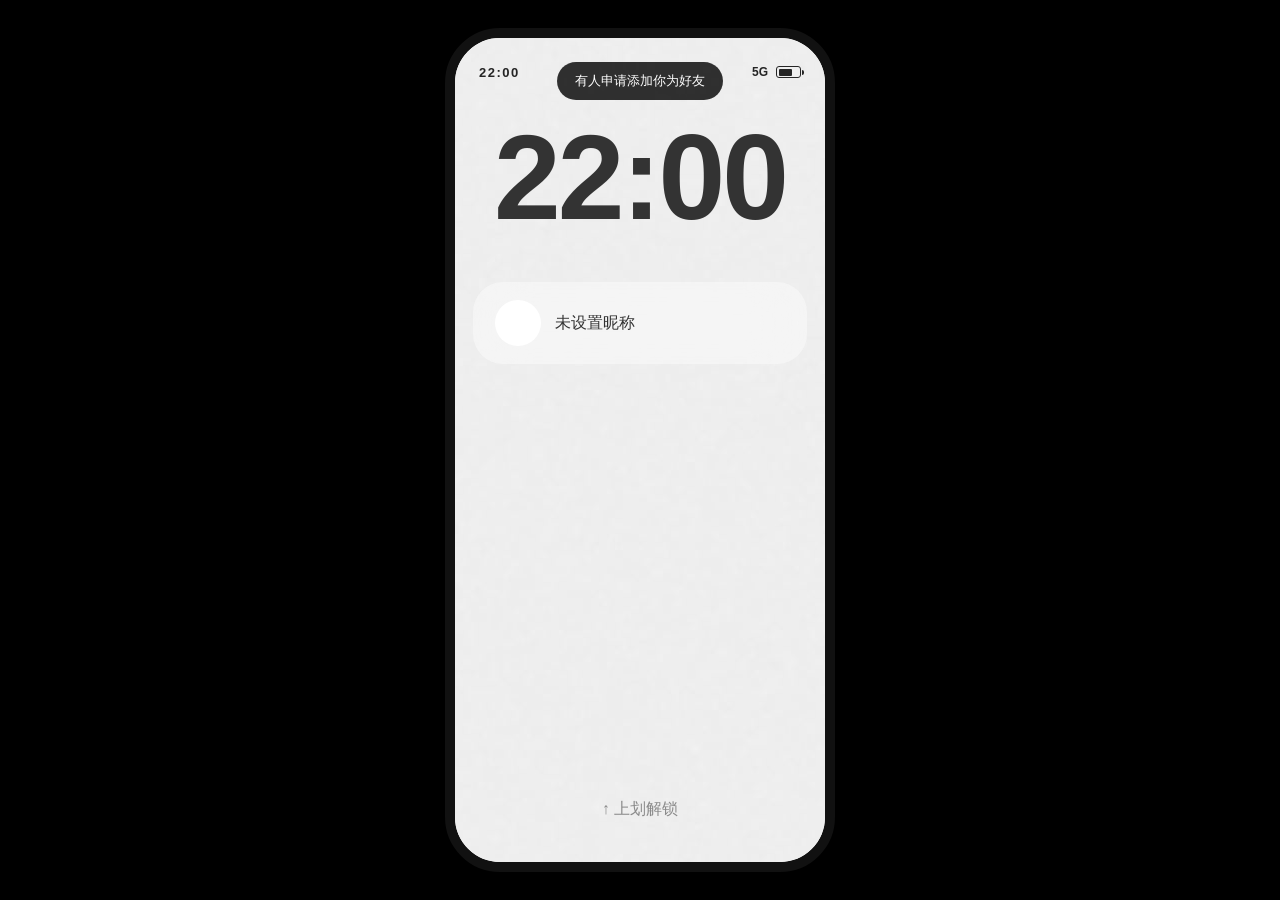
<file: index.html>
<!DOCTYPE html>
<html lang="zh-CN">
<head>
<!-- index(307)：拆除多层聊天引擎叠加，普通私聊改为单一自然聊天核心。 -->
<meta name="apple-mobile-web-app-title" content="斑斑豹">
<script id="bb-early-start-v274">
(function(){
  "use strict";
  function tick(){
    var d=new Date();
    var t=String(d.getHours()).padStart(2,"0")+":"+String(d.getMinutes()).padStart(2,"0");
    var a=document.getElementById("lockTime");
    var b=document.getElementById("clock");
    if(a)a.textContent=t;
    if(b)b.textContent=t;
  }
  tick();
  var timer=setInterval(tick,500);
  window.addEventListener("load",function(){tick();setTimeout(function(){clearInterval(timer);},15000);},{once:true});
})();
</script>
<link rel="apple-touch-icon" sizes="180x180" href="./apple-touch-icon.png?v=304">
<link rel="apple-touch-icon-precomposed" href="./apple-touch-icon.png?v=304">
<link rel="icon" type="image/png" sizes="512x512" href="./apple-touch-icon.png?v=304">
<meta charset="UTF-8">
<meta name="viewport" content="width=device-width, initial-scale=1.0, maximum-scale=1.0, user-scalable=no, viewport-fit=cover">
<link rel="manifest" href="./baobao-manifest.json?v=412">
<script id="bb-pwa-cache-v293">
(function(){
  "use strict";
  if(!("serviceWorker" in navigator))return;
  window.addEventListener("load",function(){
    navigator.serviceWorker.register("./sw.js?v=412",{scope:"./"}).then(function(reg){
      try{reg.update();}catch(e){}
    }).catch(function(){});
  },{once:true});
})();
</script>
<meta name="theme-color" content="#f7f7f7">
<meta http-equiv="Cache-Control" content="no-cache, no-store, must-revalidate">
<meta name="mobile-web-app-capable" content="yes">
<meta name="apple-mobile-web-app-capable" content="yes">
<meta name="apple-mobile-web-app-status-bar-style" content="black-translucent">

<title>豹豹机4.9 · 412 账号隔离发图修复版</title>


















</style>










































<div class="bb-transfer-detail-mask" id="bbTransferDetailMask">
 <div class="bb-transfer-detail">
  <h3>收到一笔转账</h3>
  <div class="bb-transfer-detail-money" id="bbTransferDetailMoney"></div>
  <div id="bbTransferDetailNote"></div>
  <div class="bb-transfer-actions">
   <button class="bb-transfer-back" onclick="handleTransferAction('reject')">退回</button>
   <button class="bb-transfer-ok" onclick="handleTransferAction('accept')">确认收款</button>
  </div>
 </div>
</div>

<style id="bb-critical-shell-v286">
*{box-sizing:border-box;font-family:-apple-system,BlinkMacSystemFont,"SF Pro Display",sans-serif}
html,body{margin:0;width:100%;height:100%;background:#000;overflow:hidden}
body{display:flex;align-items:center;justify-content:center;touch-action:none}
.phone{width:min(100vw,390px);height:min(100vh,844px);border:10px solid #111;border-radius:55px;overflow:hidden;position:relative;background:#fff;box-shadow:0 20px 60px rgba(0,0,0,.25)}
.screen{width:100%;height:100%;position:absolute;inset:0;background-size:cover;background-position:center}
.hidden{display:none!important}
.lock{color:#333;text-align:center;padding-top:110px;z-index:2;background:#f7f7f7}
.lock .time{font-size:clamp(86px,22vw,120px);font-weight:800;letter-spacing:-3px}
.lock-card{width:calc(100% - 36px);margin:50px auto;background:rgba(255,255,255,.45);backdrop-filter:blur(25px);padding:18px 22px;border-radius:30px;min-height:78px;display:flex;align-items:center;gap:14px;text-align:left}
.lock-avatar{width:46px;height:46px;border-radius:50%;background:#fff;overflow:hidden;flex-shrink:0}
.unlock{position:absolute;bottom:42px;width:100%;font-size:16px;color:#777;pointer-events:auto}
.mini-phone-statusbar{position:absolute;top:20px;left:24px;right:24px;height:28px;display:flex;align-items:center;justify-content:space-between;color:#252525;z-index:3;pointer-events:none;font-size:13px;font-weight:600;letter-spacing:1.5px}
.mini-status-right{display:flex;align-items:center;gap:8px}.mini-battery{width:25px;height:12px;border:1.6px solid currentColor;border-radius:3px;position:relative;padding:1.5px}.mini-battery-level{display:block;width:70%;height:100%;background:currentColor;border-radius:1px}
.passcode-overlay{position:absolute;inset:0;background:rgba(20,20,20,.6);backdrop-filter:blur(8px);z-index:10;display:none;flex-direction:column;align-items:center;justify-content:center;color:#fff}.passcode-overlay.show{display:flex}
</style>
<style id="bb-page2-hero-widget-v391">
/* 第二页专属 hero 组件：默认隐藏，仅在桌面第二页（page-two-mode）显示 */
#p2hWrap{display:none}
html body #desktop.page-two-mode #p2hWrap{
  display:block;
  margin:14px 0 18px;
}
html body #desktop.page-two-mode .desk-scroll>#clock,
html body #desktop.page-two-mode .desk-scroll>#desktopNote,
html body #desktop.page-two-mode .desk-scroll>.avatar-box,
html body #desktop.page-two-mode .desk-scroll>#deskIns{
  display:none!important;height:0!important;margin:0!important;padding:0!important;overflow:hidden!important;
}
.p2h-battery{
  display:flex;align-items:center;justify-content:space-between;gap:10px;
  background:rgba(255,255,255,.58);backdrop-filter:blur(18px);-webkit-backdrop-filter:blur(18px);
  border-radius:26px;padding:14px 18px;margin-bottom:12px;color:#222;
}
.p2h-battery-label{font-size:15px;font-weight:600;opacity:.92}
.p2h-battery-pct{font-size:22px;font-weight:800;margin-top:2px}
.p2h-ring{width:34px;height:34px;transform:rotate(-90deg)}
.p2h-ring-bg{fill:none;stroke:rgba(34,34,34,.20);stroke-width:3}
.p2h-ring-fg{fill:none;stroke:#222;stroke-width:3;stroke-linecap:round;stroke-dasharray:100.5;stroke-dashoffset:70;transition:stroke-dashoffset .6s ease}
.p2h-card{
  display:flex;align-items:center;gap:14px;
  background:rgba(255,255,255,.58);backdrop-filter:blur(18px);-webkit-backdrop-filter:blur(18px);
  border-radius:26px;padding:14px 16px;color:#222;cursor:pointer;
  transition:background .3s ease;
}
.p2h-card.has-message{background:rgba(255,255,255,.62)}
.p2h-avatar{
  width:56px;height:56px;border-radius:50%;flex-shrink:0;overflow:hidden;
  background:rgba(255,255,255,.3);display:flex;align-items:center;justify-content:center;
  font-size:20px;font-weight:700;color:#222;
}
.p2h-avatar img{width:100%;height:100%;object-fit:cover}
.p2h-mid{flex:1;min-width:0}
.p2h-preview{
  font-size:14px;line-height:1.35;opacity:.95;
  white-space:nowrap;overflow:hidden;text-overflow:ellipsis;
}
.p2h-card.has-message .p2h-preview{opacity:1;font-weight:600}
.p2h-row2{display:flex;align-items:center;gap:10px;margin-top:6px;font-size:12.5px;opacity:.8}
.p2h-weather{text-align:right;flex-shrink:0}
.p2h-temp{font-size:22px;font-weight:800}
.p2h-wtext{font-size:12px;opacity:.85;margin-top:2px}

/* 第二页复古资料卡组件：头像可换、文字可改，不影响第一页与底栏 */
html body #desktop.page-two-mode .pages-viewport{
  height:430px!important;
  min-height:430px!important;
  overflow:visible!important;
}
html body #desktop.page-two-mode .pages-container{
  height:430px!important;
  min-height:430px!important;
  overflow:visible!important;
}
html body #desktop.page-two-mode .apps-page.page2-only{
  grid-auto-flow:row!important;
  align-content:start!important;
  height:430px!important;
  min-height:430px!important;
  overflow:visible!important;
  padding-bottom:0!important;
}
html body #desktop.page-two-mode .p2-profile-widget{
  grid-column:1 / -1!important;
  position:relative!important;
  width:calc(100% - 8px)!important;
  min-width:0!important;
  height:176px!important;
  margin:4px 4px 0!important;
  border-radius:25px!important;
  overflow:hidden!important;
  color:#555!important;
  background:
    radial-gradient(circle at 18px 18px,rgba(255,255,255,.68) 0 3px,transparent 3.5px) 0 0/28px 28px,
    linear-gradient(180deg,rgba(247,247,247,.95),rgba(233,233,233,.82))!important;
  border:1px solid rgba(255,255,255,.95)!important;
  box-shadow:0 10px 26px rgba(55,55,55,.08)!important;
  -webkit-backdrop-filter:blur(18px)!important;
  backdrop-filter:blur(18px)!important;
  z-index:22!important;
  touch-action:manipulation!important;
  -webkit-tap-highlight-color:transparent!important;
}
.p2-profile-top{
  position:relative;
  z-index:3;
  height:35px;
  display:flex;
  align-items:center;
  justify-content:center;
  color:#fff;
  background:linear-gradient(180deg,rgba(112,112,112,.62),rgba(100,100,100,.45));
  border-bottom:1px solid rgba(255,255,255,.66);
  font-size:15px;
  font-weight:700;
  letter-spacing:2px;
}
.p2-profile-userdot{
  position:absolute;
  left:14px;
  top:7px;
  width:21px;
  height:21px;
  border-radius:50%;
  background:rgba(255,255,255,.90);
  box-shadow:0 1px 5px rgba(0,0,0,.12);
}
.p2-profile-userdot::before{
  content:"";
  position:absolute;
  width:7px;
  height:7px;
  left:7px;
  top:4px;
  border-radius:50%;
  background:#999;
}
.p2-profile-userdot::after{
  content:"";
  position:absolute;
  width:12px;
  height:6px;
  left:4.5px;
  bottom:3px;
  border-radius:8px 8px 4px 4px;
  background:#999;
}
.p2-profile-spark{position:absolute;right:16px;top:7px;font-size:16px;color:rgba(255,255,255,.86)}
.p2-profile-handle{
  position:absolute;
  z-index:3;
  left:13px;
  right:13px;
  top:43px;
  height:28px;
  padding:0 13px;
  display:flex;
  align-items:center;
  border-radius:10px;
  background:rgba(255,255,255,.90);
  box-shadow:0 3px 9px rgba(0,0,0,.08);
  font-size:11px;
  font-weight:600;
  letter-spacing:.35px;
  color:#8b8b8b;
  white-space:nowrap;
  overflow:hidden;
  text-overflow:ellipsis;
}
.p2-profile-main{
  position:absolute;
  z-index:3;
  left:14px;
  right:14px;
  top:78px;
  bottom:25px;
  display:grid;
  grid-template-columns:78px 1fr;
  gap:14px;
  align-items:center;
}
.p2-profile-avatar-btn{
  width:76px;
  height:76px;
  padding:0;
  border:1px solid rgba(130,130,130,.28);
  border-radius:12px;
  overflow:hidden;
  display:flex;
  align-items:center;
  justify-content:center;
  background:rgba(255,255,255,.90);
  box-shadow:0 4px 10px rgba(0,0,0,.10);
  -webkit-tap-highlight-color:transparent;
}
.p2-profile-avatar-btn img{width:100%;height:100%;object-fit:cover;display:block}
.p2-profile-avatar-placeholder{
  width:100%;height:100%;display:flex;align-items:center;justify-content:center;
  font-size:31px;font-weight:700;color:#777;background:linear-gradient(145deg,#fff,#ececec)
}
.p2-profile-avatar-btn:active{transform:scale(.985);opacity:.88}
.p2-profile-avatar-input{display:none!important}
.p2-profile-copy{
  min-width:0;
  height:100%;
  display:flex;
  flex-direction:column;
  align-items:stretch;
  justify-content:center;
  position:relative;
}
.p2-profile-script{
  position:absolute;
  top:-3px;
  right:4px;
  font-family:Georgia,"Times New Roman",serif;
  font-style:italic;
  font-size:18px;
  line-height:.9;
  color:rgba(115,115,115,.50);
  transform:rotate(-3deg);
  pointer-events:none;
}
.p2-profile-script small{display:block;font-family:Arial,sans-serif;font-style:normal;font-size:7px;letter-spacing:1.4px;text-align:center}
.p2-profile-meta{
  margin:18px 0 7px 3px;
  font-size:7px;
  letter-spacing:1.1px;
  color:rgba(95,95,95,.48);
  pointer-events:none;
}
.p2-profile-text-input{
  width:100%;
  height:40px;
  padding:0 12px;
  border:0;
  outline:0;
  border-radius:12px;
  background:rgba(255,255,255,.92);
  box-shadow:0 4px 10px rgba(0,0,0,.07);
  color:#676767;
  font:inherit;
  font-size:13px;
  font-weight:600;
  text-align:center;
  white-space:nowrap;
  overflow:hidden;
  text-overflow:ellipsis;
  -webkit-tap-highlight-color:transparent;
}
.p2-profile-footer{
  position:absolute;
  z-index:3;
  left:0;
  right:0;
  bottom:0;
  height:23px;
  display:flex;
  align-items:center;
  justify-content:space-around;
  padding:0 14px;
  color:rgba(255,255,255,.88);
  background:linear-gradient(180deg,rgba(116,116,116,.48),rgba(92,92,92,.62));
  border-top:1px solid rgba(255,255,255,.78);
  font-family:Georgia,"Times New Roman",serif;
  font-size:8px;
  font-style:italic;
  letter-spacing:.5px;
}
.p2-profile-footer span:nth-child(2){font-family:Arial,sans-serif;font-style:normal;letter-spacing:2px;font-size:8px}

/* 两页必须横向独立，第一页不再露出第二页资料卡 */
html body #desktop .pages-container{
  display:flex!important;
  flex-wrap:nowrap!important;
  width:100%!important;
  min-width:100%!important;
}
html body #desktop .apps-page{
  flex:0 0 100%!important;
  width:100%!important;
  min-width:100%!important;
  box-sizing:border-box!important;
}
html body #desktop:not(.page-two-mode) .apps-page.page2-only{
  visibility:hidden!important;
  opacity:0!important;
  pointer-events:none!important;
}
html body #desktop.page-two-mode .apps-page:not(.page2-only){
  visibility:hidden!important;
  opacity:0!important;
  pointer-events:none!important;
}
html body #desktop.page-two-mode .apps-page.page2-only{
  visibility:visible!important;
  opacity:1!important;
  pointer-events:auto!important;
}

/* 卡片文字直接编辑，不再弹系统 prompt */
.p2-profile-text-input{
  appearance:none;
  -webkit-appearance:none;
  caret-color:#333;
}
.p2-profile-text-input[readonly]{cursor:pointer}
.p2-profile-text-input.is-editing{
  box-shadow:0 0 0 2px rgba(80,80,80,.15),0 5px 14px rgba(0,0,0,.10)!important;
  background:rgba(255,255,255,.98)!important;
}
.p2-profile-editbar{
  position:fixed;
  left:16px;
  right:16px;
  bottom:calc(env(safe-area-inset-bottom) + 8px);
  z-index:10020;
  height:54px;
  padding:0 16px;
  border-radius:28px;
  display:none;
  align-items:center;
  justify-content:space-between;
  background:rgba(250,250,250,.94);
  border:1px solid rgba(210,210,210,.72);
  box-shadow:0 8px 28px rgba(0,0,0,.14);
  -webkit-backdrop-filter:blur(18px);
  backdrop-filter:blur(18px);
  -webkit-tap-highlight-color:transparent;
}
.p2-profile-editbar.is-visible{display:flex}
.p2-profile-edit-action{
  width:54px;
  height:46px;
  border:0;
  padding:0;
  background:transparent;
  color:#111;
  font-size:38px;
  font-weight:800;
  line-height:1;
  display:flex;
  align-items:center;
  justify-content:center;
  -webkit-tap-highlight-color:transparent;
}
.p2-profile-edit-done{margin-left:auto;font-size:42px}

</style>
<style id="bb-page1-stable-first-paint-v331">
html body #desktop:not(.page-two-mode) .desk-scroll{padding-top:96px!important;padding-bottom:88px!important}
html body #desktop:not(.page-two-mode) .desk-scroll>#clock,
html body #desktop:not(.page-two-mode) .desk-scroll>#desktopNote,
html body #desktop:not(.page-two-mode) .desk-scroll>.avatar-box,
html body #desktop:not(.page-two-mode) .desk-scroll>#deskIns{display:none!important;height:0!important;margin:0!important;padding:0!important;overflow:hidden!important}
html body #desktop:not(.page-two-mode) .desk-scroll>#photoWidget.bb-page1-showcase{display:block!important;position:relative!important;width:calc(100% + 14px)!important;max-width:none!important;margin:16px 0 26px -7px!important;padding:0!important;transform:none!important;opacity:1!important;visibility:visible!important;z-index:15!important}
html body #desktop:not(.page-two-mode) .bb-showcase-shell{width:100%!important;padding:24px 24px 22px!important;border-radius:38px!important}
html body #desktop:not(.page-two-mode) .bb-showcase-grid>.photo-slot.bb-showcase-photo{height:136px!important;min-height:136px!important}
html body #desktop:not(.page-two-mode) .pages-viewport{margin-top:0!important}
html body #desktop:not(.page-two-mode) .apps-page:not(.page2-only){padding-top:44px!important;row-gap:14px!important}
html body #desktop>.dock,
html body #desktop .dock{
  position:absolute!important;
  left:12px!important;
  right:12px!important;
  top:auto!important;
  bottom:-18px!important;
  width:auto!important;
  height:87px!important;
  margin:0!important;
  transform:none!important;
  z-index:80!important;
  display:flex!important;
  align-items:center!important;
  justify-content:space-around!important;
  overflow:visible!important;
}
</style>
<link rel="stylesheet" href="./app.css?v=331">
<script defer src="./app.js?v=412-account-isolation-photo-pwa"></script>


<style id="bb-chat-message-home-v373">
#tabChat.bb-message-layout{height:100%;overflow-y:auto;padding:22px 18px 112px;background:#f7f7f7;-webkit-overflow-scrolling:touch}
#tabChat.bb-message-layout .bb-message-header{display:flex;align-items:center;justify-content:space-between;margin:2px 0 18px}
#tabChat.bb-message-layout .bb-message-title{font-size:34px;line-height:1;font-weight:900;letter-spacing:-1.2px;color:#101954}
#tabChat.bb-message-layout .bb-message-icon-btn{width:42px;height:42px;border-radius:14px;border:1px solid #e7e7eb;background:#fff;display:flex;align-items:center;justify-content:center;color:#1a1a1a;box-shadow:0 6px 18px rgba(20,20,20,.04)}
#tabChat.bb-message-layout .bb-message-icon-btn svg{width:22px;height:22px}
#tabChat.bb-message-layout .bb-message-tabs{display:flex;gap:22px;padding:0 2px 10px;margin:0 0 16px;color:#9b9ba3;font-size:15px;border-bottom:1px solid #ececf1;overflow-x:auto;white-space:nowrap}
#tabChat.bb-message-layout .bb-message-tabs .active{color:#1f1f24;font-weight:700;position:relative}
#tabChat.bb-message-layout .bb-message-tabs .active::after{content:"";position:absolute;left:0;right:0;bottom:-11px;height:2px;border-radius:999px;background:#1f1f24}
#tabChat.bb-message-layout .bb-private-works-bar{display:flex;align-items:center;justify-content:space-between;background:#fff;border:1px solid #ececf1;border-radius:12px;padding:12px 14px;margin-bottom:14px;color:#7e7e88;font-size:14px}
#tabChat.bb-message-layout .bb-private-works-left{display:flex;align-items:center;gap:8px;font-weight:600}
#tabChat.bb-message-layout .bb-private-lock{font-size:12px;opacity:.85}
#tabChat.bb-message-layout .bb-private-works-right{font-size:13px;color:#9e9ea8}
#tabChat.bb-message-layout .bb-message-gallery{display:grid;grid-template-columns:1fr 1fr;gap:10px;margin-bottom:18px}
#tabChat.bb-message-layout .bb-message-gallery-left{display:grid;grid-template-rows:1fr 1fr;gap:10px}
#tabChat.bb-message-layout .bb-msg-photo{position:relative;min-height:128px;border-radius:18px;overflow:hidden;background:linear-gradient(180deg,#e9e9ee,#dcdce4);box-shadow:inset 0 0 0 1px rgba(255,255,255,.75);cursor:pointer;background-size:cover;background-position:center}
#tabChat.bb-message-layout .bb-msg-photo.bb-msg-photo-large{min-height:266px}
#tabChat.bb-message-layout .bb-msg-photo::before{content:"点击换图";position:absolute;inset:auto 10px 10px auto;padding:5px 9px;border-radius:999px;background:rgba(255,255,255,.88);color:#7f7f89;font-size:11px;font-weight:700;letter-spacing:.2px;z-index:2}
#tabChat.bb-message-layout .bb-msg-photo.has-image::before{content:"换图"}
#tabChat.bb-message-layout .bb-msg-photo.empty::after{content:"＋";position:absolute;inset:0;display:flex;align-items:center;justify-content:center;font-size:34px;font-weight:300;color:#ffffffd8;text-shadow:0 1px 2px rgba(0,0,0,.08)}
#tabChat.bb-message-layout .bb-msg-photo-meta{position:absolute;left:0;right:0;bottom:0;padding:12px 12px 10px;background:linear-gradient(180deg,rgba(0,0,0,0),rgba(0,0,0,.36));color:#fff}
#tabChat.bb-message-layout .bb-msg-photo-title{font-size:13px;font-weight:700;line-height:1.2;word-break:break-all}
#tabChat.bb-message-layout .bb-msg-photo-sub{font-size:11px;opacity:.88;margin-top:5px}
#tabChat.bb-message-layout .bb-open-question{display:flex;align-items:center;justify-content:space-between;padding:2px 2px 12px;margin-bottom:8px;font-size:17px;color:#19191c;font-weight:600}
#tabChat.bb-message-layout .bb-open-question strong{font-size:18px;letter-spacing:.5px}
#tabChat.bb-message-layout .bb-chat-self-row{display:flex;align-items:center;gap:12px;padding:10px 0 14px;border-bottom:1px solid #f0f0f3;margin-bottom:10px}
#tabChat.bb-message-layout .bb-chat-self-avatar{width:56px;height:56px;border-radius:50%;overflow:hidden;background:#ededf0;flex-shrink:0;box-shadow:0 2px 10px rgba(0,0,0,.05)}
#tabChat.bb-message-layout .bb-chat-self-avatar img{width:100%;height:100%;object-fit:cover}
#tabChat.bb-message-layout .bb-chat-self-info{flex:1;min-width:0}
#tabChat.bb-message-layout .bb-chat-self-top{font-size:17px;font-weight:800;color:#15151a;display:flex;align-items:center;gap:8px}
#tabChat.bb-message-layout .bb-chat-self-count{font-size:13px;color:#a5a5ae;font-weight:700}
#tabChat.bb-message-layout .bb-chat-self-handle{font-size:13px;color:#b2b2bb;margin-top:4px}
#tabChat.bb-message-layout .bb-chat-self-bio{font-size:12px;color:#d0d0d7;margin-top:4px;white-space:nowrap;overflow:hidden;text-overflow:ellipsis}
#tabChat.bb-message-layout .bb-chat-self-time{font-size:12px;color:#b9b9c1;align-self:flex-start;padding-top:3px}
#tabChat.bb-message-layout .bb-message-section-title{display:flex;align-items:center;gap:3px;font-size:17px;font-weight:800;color:#232327;margin:2px 0 8px}
#tabChat.bb-message-layout #chatRecentList.bb-chat-home-list{display:flex;flex-direction:column;gap:12px;padding-bottom:10px}
#tabChat.bb-message-layout #chatRecentList .chat-recent-empty{background:#fff;border-radius:16px;padding:18px;text-align:center;color:#aaaab3;font-size:14px}
#tabChat.bb-message-layout #chatRecentList .chat-recent-item{display:flex;align-items:flex-start;gap:12px;padding:8px 0;background:transparent!important;border:none!important;box-shadow:none!important}
#tabChat.bb-message-layout #chatRecentList .chat-recent-avatar{width:52px;height:52px;border-radius:12px;background:#ececf0;overflow:hidden;flex-shrink:0}
#tabChat.bb-message-layout #chatRecentList .chat-recent-avatar img{width:100%;height:100%;object-fit:cover}
#tabChat.bb-message-layout #chatRecentList .chat-recent-info{min-width:0;flex:1}
#tabChat.bb-message-layout #chatRecentList .chat-recent-name{font-size:17px;font-weight:700;color:#1d1d23;line-height:1.25}
#tabChat.bb-message-layout #chatRecentList .chat-recent-last{font-size:13px;color:#b6b6bf;line-height:1.45;margin-top:4px;display:-webkit-box;-webkit-box-orient:vertical;-webkit-line-clamp:2;overflow:hidden}
</style>


<style id="bb-chat-overlay-fix-v374">
/* 修复 Chat 首页像套了一层小手机：强制作为贴边全屏应用层显示 */
#chatDemo.chat-demo{
  position:absolute!important;
  inset:0!important;
  width:100%!important;
  height:100%!important;
  margin:0!important;
  padding:0!important;
  background:#f7f7f7!important;
  border-radius:0!important;
  overflow:hidden!important;
  z-index:1200!important;
}
#chatDemo .chat-plus-menu{z-index:20}
#chatDemo .app-tab-content{
  position:absolute!important;
  inset:0 0 86px 0!important;
  display:none;
  overflow-y:auto!important;
  -webkit-overflow-scrolling:touch!important;
  background:#f7f7f7!important;
}
#chatDemo .app-tab-content.active,
#chatDemo .app-tab-content.bb-active,
#chatDemo .app-tab-content[data-active="true"]{
  display:block;
}
#chatDemo #tabChat{display:block;}
#chatDemo .app-tabbar{
  position:absolute!important;
  left:0!important;
  right:0!important;
  bottom:0!important;
  height:86px!important;
  display:grid!important;
  grid-template-columns:repeat(4,1fr)!important;
  align-items:center!important;
  background:rgba(255,255,255,.96)!important;
  border-top:1px solid #ececf1!important;
  box-shadow:0 -8px 20px rgba(0,0,0,.03)!important;
  z-index:5!important;
}
#chatDemo .app-tabbar-item{
  display:flex!important;
  align-items:center!important;
  justify-content:center!important;
  height:100%!important;
  font-size:14px!important;
  font-weight:600!important;
  color:#a0a0a8!important;
}
#chatDemo .app-tabbar-item.active{color:#1f1f24!important;font-weight:800!important;}
#chatDemo.bb-chat-room-open{display:none!important;}
</style>


<style id="bb-chat-polish-v376">
/* Chat 首页：稳定一点，顶部仍保留很轻的磨砂感。 */
#chatDemo #tabChat.bb-message-layout{
  position:absolute!important;
  isolation:isolate;
  overflow-x:hidden!important;
  overscroll-behavior-y:contain;
  background:
    linear-gradient(180deg,rgba(247,247,247,.88) 0,rgba(247,247,247,.97) 138px,#f7f7f7 212px)!important;
}
#chatDemo #tabChat.bb-message-layout::before{
  content:"";
  position:absolute;
  z-index:-1;
  pointer-events:none;
  left:-10%;
  right:-10%;
  top:-36px;
  height:190px;
  background:
    radial-gradient(circle at 20% 36%,rgba(184,188,203,.20),rgba(184,188,203,0) 42%),
    radial-gradient(circle at 74% 18%,rgba(213,210,220,.18),rgba(213,210,220,0) 46%),
    radial-gradient(circle at 50% 70%,rgba(232,233,238,.50),rgba(232,233,238,0) 58%);
  filter:blur(22px);
  -webkit-filter:blur(22px);
  opacity:.62;
}
#chatDemo #tabChat.bb-message-layout .bb-message-header{
  position:relative;
  z-index:2;
}
#chatDemo #tabChat.bb-message-layout .bb-message-back{
  border:none!important;
  background:transparent!important;
  padding:0!important;
  display:inline-flex!important;
  align-items:center!important;
  gap:4px!important;
  cursor:pointer!important;
  -webkit-tap-highlight-color:transparent!important;
}
#chatDemo #tabChat.bb-message-layout .bb-message-back:active{
  opacity:.72;
  transform:translateY(1px);
}
/* 图片仍然整块可点换图，但不再显示“换图”胶囊文字。 */
#chatDemo #tabChat.bb-message-layout .bb-msg-photo::before,
#chatDemo #tabChat.bb-message-layout .bb-msg-photo.has-image::before{
  content:none!important;
  display:none!important;
}
/* “新对话·是否展开” 上方做一点点边界磨砂，别太重。 */
#chatDemo #tabChat.bb-message-layout .bb-open-question{
  position:relative;
  padding-top:16px;
  margin-top:2px;
}
#chatDemo #tabChat.bb-message-layout .bb-open-question::before{
  content:"";
  position:absolute;
  left:-8px;
  right:-8px;
  top:-18px;
  height:28px;
  pointer-events:none;
  background:linear-gradient(180deg,rgba(247,247,247,.16),rgba(247,247,247,.58) 48%,rgba(247,247,247,.96) 100%);
  -webkit-backdrop-filter:blur(5px);
  backdrop-filter:blur(5px);
}
/* “新建聊天室”仅作版面装饰：吃掉点击，避免穿透到桌面世界书。 */
#chatDemo #tabChat.bb-message-layout .bb-chat-self-row{
  position:relative!important;
  z-index:8!important;
  pointer-events:auto!important;
  cursor:default!important;
  user-select:none!important;
  -webkit-user-select:none!important;
  -webkit-tap-highlight-color:transparent!important;
  touch-action:pan-y!important;
}
#chatDemo #tabChat.bb-message-layout .bb-chat-self-row *{
  pointer-events:none!important;
}
#chatDemo #tabChat.bb-message-layout .bb-chat-self-avatar{
  cursor:default!important;
}
</style>

<style id="bb-v378-no-black-square-final">
/* 378：只关闭 iOS 原生按压黑框，不改按钮位置、尺寸或页面层级。 */
html body .phone,
html body .phone *{
  -webkit-tap-highlight-color:rgba(0,0,0,0)!important;
}
html body #desktop .apps-page>.app,
html body #desktop .apps-page>.app:active,
html body #desktop .apps-page>.app:focus,
html body #desktop .apps-page>.app:focus-visible,
html body #desktop .apps-page>.app .icon,
html body #desktop .apps-page>.app .icon:active,
html body #desktop .dock>.dock-icon,
html body #desktop .dock>.dock-icon:active,
html body #desktop .dock>.dock-icon:focus{
  outline:none!important;
  box-shadow:none!important;
  filter:none!important;
  -webkit-touch-callout:none!important;
  -webkit-user-select:none!important;
  user-select:none!important;
  -webkit-user-drag:none!important;
}
html body #desktop .apps-page>.app::before,
html body #desktop .apps-page>.app::after,
html body #desktop .dock>.dock-icon::before,
html body #desktop .dock>.dock-icon::after{
  content:none!important;
  display:none!important;
}
</style>


<style id="bb-chat-subpage-front-v379">
/* 只让聊天里的真实子页面盖在聊天室上面，不改按钮尺寸、背景和按压效果。 */
#personaSelectPanel,#friendSearchPanel,#personaArchive,#textEdit,#modal,
#favoriteMsgOverlay,#chatSettingsPanel,#dualAvatarPanel,#personaDebugPage,#dataManagerPage,#momentsSubpanel{
  z-index:6200!important;
  pointer-events:auto!important;
}
#bbToolBackdrop{z-index:6240!important;pointer-events:auto!important;}
#bbToolSheet{z-index:6241!important;pointer-events:auto!important;}
#bbToolModal{z-index:6250!important;pointer-events:auto!important;}
#bbStickerPicker{z-index:6260!important;pointer-events:auto!important;}
#bbTimestampMask,#bbBlacklistMask{z-index:6265!important;pointer-events:auto!important;}
#innerVoiceOverlay,#msgEditOverlay{z-index:6270!important;pointer-events:auto!important;}
</style>

<style id="bugfix-hidden-panels-v403">
/* ===================================================================
   修复：以下这些功能面板（反侦察 / 记忆总结 / Human DNA / 微信资料编辑 /
   转账详情 / 工具弹窗 / 消息编辑与右键菜单 / 查手机小程序 等）
   此前完全没有对应的 CSS，导致默认就以普通文档流显示、常驻占屏，
   把锁屏、桌面、聊天等界面上的按钮全部遮住、劫持点击。
   这里统一补上"默认隐藏 + .show 才显示"的规则，且不影响原有逻辑。
   =================================================================== */

/* ---- 全屏页面型面板：默认隐藏，出现时整屏覆盖 ---- */
.ar-overlay,
.ar2-overlay,
.ar2-settings,
.ar3-night,
.ar3-log,
.memv1-panel,
.hdna-overlay,
.wechat-profile-editor,
.moments-publisher,
#momentsSubpanel{
  display:none;
  position:fixed;
  inset:0;
  z-index:6200;
  background:#fff;
  overflow-y:auto;
  -webkit-overflow-scrolling:touch;
}
.ar-overlay.show,
.ar2-overlay.show,
.ar2-settings.show,
.ar3-night.show,
.ar3-log.show,
.memv1-panel.show,
.hdna-overlay.show,
.wechat-profile-editor.show,
.moments-publisher.show,
#momentsSubpanel.show{
  display:block;
}

/* ---- 居中弹窗型蒙层（转账详情 / 工具弹窗 / 各类结果卡片） ---- */
.bb-transfer-detail-mask,
.bb-tool-modal,
.ar2-result,
.msg-edit-overlay,
.inner-voice-overlay,
#bbStickerPicker{
  display:none;
  position:fixed;
  inset:0;
  z-index:6210;
  background:rgba(0,0,0,.5);
  align-items:center;
  justify-content:center;
}
.bb-transfer-detail-mask.show,
.bb-tool-modal.show,
.ar2-result.show,
.msg-edit-overlay.show,
.inner-voice-overlay.show,
#bbStickerPicker.show{
  display:flex;
}
.bb-transfer-detail,
.ar2-result-card{
  background:#fff;border-radius:16px;padding:20px;width:80%;max-width:320px;text-align:center;box-sizing:border-box;
}

/* ---- 底部弹出式蒙层（时间戳/黑名单设置、记忆手动添加、查手机设置） ---- */
.bb-sheet-mask,
.memv1-addsheet,
.bbspa-settings-sheet{
  display:none;
  position:fixed;
  inset:0;
  z-index:6265;
  background:rgba(0,0,0,.5);
  align-items:flex-end;
  justify-content:center;
}
.bb-sheet-mask.show,
.memv1-addsheet.show,
.bbspa-settings-sheet.show{
  display:flex;
}
.bb-sheet,
.memv1-sheet,
.bbspa-settings-card{
  background:#fff;border-radius:16px 16px 0 0;padding:16px;width:100%;max-width:420px;box-sizing:border-box;
}

/* ---- ar-overlay 内部的分阶段全屏子卡片（默认隐藏，show 时铺满父容器） ---- */
.ar-request,
.ar-session,
.ar-result{
  display:none;
  position:absolute;
  inset:0;
  z-index:2;
  background:#fff;
  flex-direction:column;
  align-items:center;
  justify-content:center;
  padding:24px;
  box-sizing:border-box;
}
.ar-request.show,
.ar-session.show,
.ar-result.show{
  display:flex;
}
.ar-result-card{
  background:#fff;border-radius:16px;padding:20px;width:100%;max-width:320px;text-align:center;box-sizing:border-box;
}

/* ---- ar3-night 内部的"解锁成功"浮层 ---- */
.ar3-shadow{
  display:none;
  position:absolute;
  inset:0;
  z-index:2;
  background:rgba(0,0,0,.6);
  align-items:center;
  justify-content:center;
}
.ar3-shadow.show{display:flex}
.ar3-shadow-card{
  background:#fff;border-radius:16px;padding:20px;width:80%;max-width:320px;text-align:center;color:#000;box-sizing:border-box;
}

/* ---- 顶部悬浮通知条（异常使用记录提醒） ---- */
.ar3-notice{
  display:none;
  position:fixed;
  left:50%;
  transform:translateX(-50%);
  top:calc(env(safe-area-inset-top) + 54px);
  z-index:6300;
  width:88%;
  max-width:360px;
  background:rgba(255,255,255,.97);
  border-radius:14px;
  box-shadow:0 6px 24px rgba(0,0,0,.2);
  padding:12px;
  align-items:center;
  gap:10px;
  cursor:pointer;
  box-sizing:border-box;
}
.ar3-notice.show{display:flex}

/* ---- 抢手机按钮：默认隐藏，危险内容出现时才短暂展示 ---- */
.ar2-grab,
.ar-grab{
  display:none;
}
.ar2-grab.show,
.ar-grab.show{
  display:inline-block;
}

/* ---- bbspa 查手机小程序：聊天视图与列表视图二选一显示 ---- */
.bbspa-chat{
  display:none;
  flex-direction:column;
  height:100%;
  box-sizing:border-box;
}
.bbspa-chat.show{display:flex}

/* ---- Human DNA 内的"开发者层"隐藏区块 ---- */
.hdna-dev{display:none}
.hdna-dev.show{display:block}

/* ---- 消息右键菜单 / 引用回复条 / 关闭菜单用的透明背景 ---- */
.msg-context-backdrop{
  display:none;
  position:fixed;
  inset:0;
  z-index:6280;
  background:transparent;
}
.msg-context-backdrop.show{display:block}
.msg-context-menu{
  display:none;
  position:fixed;
  z-index:6290;
  background:#fff;
  border-radius:12px;
  box-shadow:0 6px 20px rgba(0,0,0,.25);
  overflow:hidden;
}
.msg-context-menu.show{display:block}
.msg-quote-bar{
  display:none;
  align-items:center;
  box-sizing:border-box;
}
.msg-quote-bar.show{display:flex}

/* ---- 核心设置体系：设置/API配置/聊天背景/人设档案/双头像/开发者页 等
   这些面板用的是 openPanel()/closePanel() 直接改 inline style.display 来开关，
   但 .panel 这个类此前完全没有 CSS，默认就以 block 常驻显示。
   这里补上默认隐藏；inline style 会在打开时覆盖这条默认规则，不影响原有开关逻辑。 ---- */
.panel{
  display:none;
  position:fixed;
  inset:0;
  z-index:6200;
  background:#fff;
  overflow-y:auto;
  -webkit-overflow-scrolling:touch;
  box-sizing:border-box;
}

/* ---- 工具箱（+号弹出的功能格子）与图片查看器 ---- */
.bb-tool-backdrop,
#bbMediaViewerV212{
  display:none;
  position:fixed;
  inset:0;
  z-index:6240;
  background:rgba(0,0,0,.5);
  align-items:center;
  justify-content:center;
}
.bb-tool-backdrop.show,
#bbMediaViewerV212.show{display:flex}
.bb-tool-sheet{
  display:none;
  position:fixed;
  left:0;right:0;bottom:0;
  z-index:6241;
  background:#fff;
  border-radius:16px 16px 0 0;
  box-sizing:border-box;
  max-height:70vh;
  overflow-y:auto;
}
.bb-tool-sheet.show{display:block}

/* ---- 查手机小程序容器：用 inline style 控制显示（默认隐藏） ---- */
#bbSubjectAppPanel{
  display:none;
  position:fixed;
  inset:0;
  z-index:6205;
  background:#fff;
}

/* ---- "正在识别表情包含义…" 小提示条 ---- */
.bb-sticker-recognizing{
  display:none;
  position:fixed;
  left:50%;
  transform:translateX(-50%);
  bottom:calc(env(safe-area-inset-bottom) + 90px);
  z-index:6300;
  background:rgba(0,0,0,.72);
  color:#fff;
  font-size:13px;
  padding:8px 14px;
  border-radius:20px;
  box-sizing:border-box;
}
.bb-sticker-recognizing.show{display:block}
</style>


<style id="bugfix-hidden-panels-v403">
/* ===================================================================
   修复：以下这些功能面板（反侦察 / 记忆总结 / Human DNA / 微信资料编辑 /
   转账详情 / 工具弹窗 / 消息编辑与右键菜单 / 查手机小程序 等）
   此前完全没有对应的 CSS，导致默认就以普通文档流显示、常驻占屏，
   把锁屏、桌面、聊天等界面上的按钮全部遮住、劫持点击。
   这里统一补上"默认隐藏 + .show 才显示"的规则，且不影响原有逻辑。
   =================================================================== */

/* ---- 全屏页面型面板：默认隐藏，出现时整屏覆盖 ---- */
.ar-overlay,
.ar2-overlay,
.ar2-settings,
.ar3-night,
.ar3-log,
.memv1-panel,
.hdna-overlay,
.wechat-profile-editor,
.moments-publisher,
#momentsSubpanel{
  display:none;
  position:fixed;
  inset:0;
  z-index:6200;
  background:#fff;
  overflow-y:auto;
  -webkit-overflow-scrolling:touch;
}
.ar-overlay.show,
.ar2-overlay.show,
.ar2-settings.show,
.ar3-night.show,
.ar3-log.show,
.memv1-panel.show,
.hdna-overlay.show,
.wechat-profile-editor.show,
.moments-publisher.show,
#momentsSubpanel.show{
  display:block;
}

/* ---- 居中弹窗型蒙层（转账详情 / 工具弹窗 / 各类结果卡片） ---- */
.bb-transfer-detail-mask,
.bb-tool-modal,
.ar2-result,
.msg-edit-overlay,
.inner-voice-overlay,
#bbStickerPicker{
  display:none;
  position:fixed;
  inset:0;
  z-index:6210;
  background:rgba(0,0,0,.5);
  align-items:center;
  justify-content:center;
}
.bb-transfer-detail-mask.show,
.bb-tool-modal.show,
.ar2-result.show,
.msg-edit-overlay.show,
.inner-voice-overlay.show,
#bbStickerPicker.show{
  display:flex;
}
.bb-transfer-detail,
.ar2-result-card{
  background:#fff;border-radius:16px;padding:20px;width:80%;max-width:320px;text-align:center;box-sizing:border-box;
}

/* ---- 底部弹出式蒙层（时间戳/黑名单设置、记忆手动添加、查手机设置） ---- */
.bb-sheet-mask,
.memv1-addsheet,
.bbspa-settings-sheet{
  display:none;
  position:fixed;
  inset:0;
  z-index:6265;
  background:rgba(0,0,0,.5);
  align-items:flex-end;
  justify-content:center;
}
.bb-sheet-mask.show,
.memv1-addsheet.show,
.bbspa-settings-sheet.show{
  display:flex;
}
.bb-sheet,
.memv1-sheet,
.bbspa-settings-card{
  background:#fff;border-radius:16px 16px 0 0;padding:16px;width:100%;max-width:420px;box-sizing:border-box;
}

/* ---- ar-overlay 内部的分阶段全屏子卡片（默认隐藏，show 时铺满父容器） ---- */
.ar-request,
.ar-session,
.ar-result{
  display:none;
  position:absolute;
  inset:0;
  z-index:2;
  background:#fff;
  flex-direction:column;
  align-items:center;
  justify-content:center;
  padding:24px;
  box-sizing:border-box;
}
.ar-request.show,
.ar-session.show,
.ar-result.show{
  display:flex;
}
.ar-result-card{
  background:#fff;border-radius:16px;padding:20px;width:100%;max-width:320px;text-align:center;box-sizing:border-box;
}

/* ---- ar3-night 内部的"解锁成功"浮层 ---- */
.ar3-shadow{
  display:none;
  position:absolute;
  inset:0;
  z-index:2;
  background:rgba(0,0,0,.6);
  align-items:center;
  justify-content:center;
}
.ar3-shadow.show{display:flex}
.ar3-shadow-card{
  background:#fff;border-radius:16px;padding:20px;width:80%;max-width:320px;text-align:center;color:#000;box-sizing:border-box;
}

/* ---- 顶部悬浮通知条（异常使用记录提醒） ---- */
.ar3-notice{
  display:none;
  position:fixed;
  left:50%;
  transform:translateX(-50%);
  top:calc(env(safe-area-inset-top) + 54px);
  z-index:6300;
  width:88%;
  max-width:360px;
  background:rgba(255,255,255,.97);
  border-radius:14px;
  box-shadow:0 6px 24px rgba(0,0,0,.2);
  padding:12px;
  align-items:center;
  gap:10px;
  cursor:pointer;
  box-sizing:border-box;
}
.ar3-notice.show{display:flex}

/* ---- 抢手机按钮：默认隐藏，危险内容出现时才短暂展示 ---- */
.ar2-grab,
.ar-grab{
  display:none;
}
.ar2-grab.show,
.ar-grab.show{
  display:inline-block;
}

/* ---- bbspa 查手机小程序：聊天视图与列表视图二选一显示 ---- */
.bbspa-chat{
  display:none;
  flex-direction:column;
  height:100%;
  box-sizing:border-box;
}
.bbspa-chat.show{display:flex}

/* ---- Human DNA 内的"开发者层"隐藏区块 ---- */
.hdna-dev{display:none}
.hdna-dev.show{display:block}

/* ---- 消息右键菜单 / 引用回复条 / 关闭菜单用的透明背景 ---- */
.msg-context-backdrop{
  display:none;
  position:fixed;
  inset:0;
  z-index:6280;
  background:transparent;
}
.msg-context-backdrop.show{display:block}
.msg-context-menu{
  display:none;
  position:fixed;
  z-index:6290;
  background:#fff;
  border-radius:12px;
  box-shadow:0 6px 20px rgba(0,0,0,.25);
  overflow:hidden;
}
.msg-context-menu.show{display:block}
.msg-quote-bar{
  display:none;
  align-items:center;
  box-sizing:border-box;
}
.msg-quote-bar.show{display:flex}

/* ---- 核心设置体系：设置/API配置/聊天背景/人设档案/双头像/开发者页 等
   这些面板用的是 openPanel()/closePanel() 直接改 inline style.display 来开关，
   但 .panel 这个类此前完全没有 CSS，默认就以 block 常驻显示。
   这里补上默认隐藏；inline style 会在打开时覆盖这条默认规则，不影响原有开关逻辑。 ---- */
.panel{
  display:none;
  position:fixed;
  inset:0;
  z-index:6200;
  background:#fff;
  overflow-y:auto;
  -webkit-overflow-scrolling:touch;
  box-sizing:border-box;
}

/* ---- 工具箱（+号弹出的功能格子）与图片查看器 ---- */
.bb-tool-backdrop,
#bbMediaViewerV212{
  display:none;
  position:fixed;
  inset:0;
  z-index:6240;
  background:rgba(0,0,0,.5);
  align-items:center;
  justify-content:center;
}
.bb-tool-backdrop.show,
#bbMediaViewerV212.show{display:flex}
.bb-tool-sheet{
  display:none;
  position:fixed;
  left:0;right:0;bottom:0;
  z-index:6241;
  background:#fff;
  border-radius:16px 16px 0 0;
  box-sizing:border-box;
  max-height:70vh;
  overflow-y:auto;
}
.bb-tool-sheet.show{display:block}

/* ---- 查手机小程序容器：用 inline style 控制显示（默认隐藏） ---- */
#bbSubjectAppPanel{
  display:none;
  position:fixed;
  inset:0;
  z-index:6205;
  background:#fff;
}

/* ---- "正在识别表情包含义…" 小提示条 ---- */
.bb-sticker-recognizing{
  display:none;
  position:fixed;
  left:50%;
  transform:translateX(-50%);
  bottom:calc(env(safe-area-inset-bottom) + 90px);
  z-index:6300;
  background:rgba(0,0,0,.72);
  color:#fff;
  font-size:13px;
  padding:8px 14px;
  border-radius:20px;
  box-sizing:border-box;
}
.bb-sticker-recognizing.show{display:block}

/* ---- 聊天室"新建聊天"欢迎页(chatDemo)与聊天室本体(chatRoom)：
   这两个屏幕通过 element.style.display 直接控制显示/隐藏，
   但默认(未设置 inline style 时)缺少隐藏规则，导致内容常驻显示、
   漏到桌面等其他屏幕上方。这里补上默认隐藏；
   已有的 openXxx/closeXxx 函数通过 inline style 控制显示，
   会自动覆盖这条默认规则，不影响原有逻辑。 ---- */
#chatDemo{display:none}
#chatRoom{display:none}
</style>


<style id="bb-pwa-swipe-guard-v412">
html,body{overscroll-behavior-x:none!important;-webkit-overflow-scrolling:touch;}
html.bb-standalone-v412,html.bb-standalone-v412 body{width:100%!important;max-width:100vw!important;overflow:hidden!important;background:#000!important;}
html.bb-standalone-v412 .phone,html.bb-standalone-v412 .screen,html.bb-standalone-v412 #desktop{max-width:100vw!important;overflow-x:hidden!important;overscroll-behavior-x:none!important;}
html.bb-standalone-v412 #desktop,html.bb-standalone-v412 #desktop .pages-viewport,html.bb-standalone-v412 #desktop .pages-container{touch-action:none!important;-webkit-user-select:none!important;user-select:none!important;}
</style>

<style id="bb-page2-bottom-widgets-visible-final-v412">
/* 第二页底部两个组件完整显示：覆盖旧的 overflow:hidden 裁切规则 */
html body #desktop.page-two-mode .desk-scroll{
  overflow:visible!important;
}
html body #desktop.page-two-mode .pages-viewport,
html body #desktop.page-two-mode .pages-container,
html body #desktop.page-two-mode .apps-page.page2-only{
  overflow:visible!important;
}
html body #desktop.page-two-mode .p2-bottom-widgets{
  z-index:500!important;
  overflow:visible!important;
  opacity:1!important;
  visibility:visible!important;
}
html body #desktop.page-two-mode .p2-mini-profile-card,
html body #desktop.page-two-mode .p2-mini-song-card{
  z-index:501!important;
  overflow:visible!important;
  opacity:1!important;
  visibility:visible!important;
}
html body #desktop.page-two-mode .dock{
  z-index:700!important;
}
</style>
</head>
<body><div id="bbBootMarkV288" style="position:fixed;left:-9999px" aria-hidden="true">288</div>
<div class="phone">

<div class="baobao-message-banner" id="baobaoMessageBanner" aria-live="polite">
  <div class="baobao-message-banner-avatar" id="baobaoMessageBannerAvatar">豹</div>
  <div class="baobao-message-banner-main">
    <div class="baobao-message-banner-head">
      <span class="baobao-message-banner-name" id="baobaoMessageBannerName">新消息</span>
      <span class="baobao-message-banner-time">现在</span>
    </div>
    <div class="baobao-message-banner-text" id="baobaoMessageBannerText"></div>
  </div>
  <div class="baobao-message-banner-count" id="baobaoMessageBannerCount">2</div>
</div>


<div class="mini-phone-statusbar" id="miniPhoneStatusbar">
  <span class="mini-status-time" id="miniStatusTime">00:00</span>
  <span class="mini-status-right">
    <span class="mini-signal">5G</span>
    <span class="mini-battery"><span class="mini-battery-level"></span></span>
  </span>
</div>


<div class="screen lock" id="lock">

<div class="time" id="lockTime">00:00</div>



<div class="lock-card">
<div class="lock-avatar" id="lockAvatar"></div>
<div><span id="lockName"></span><br><small></small></div>
</div>

<div class="unlock">↑ 上划解锁</div>

<div class="passcode-overlay" id="passcodeOverlay">
<div class="passcode-title">输入密码</div>
<div class="passcode-dots" id="passcodeDots">
<span class="passcode-dot"></span><span class="passcode-dot"></span><span class="passcode-dot"></span><span class="passcode-dot"></span>
</div>
<div class="passcode-keys">
<div class="passcode-key" onclick="passcodeInput('1')">1</div>
<div class="passcode-key" onclick="passcodeInput('2')">2</div>
<div class="passcode-key" onclick="passcodeInput('3')">3</div>
<div class="passcode-key" onclick="passcodeInput('4')">4</div>
<div class="passcode-key" onclick="passcodeInput('5')">5</div>
<div class="passcode-key" onclick="passcodeInput('6')">6</div>
<div class="passcode-key" onclick="passcodeInput('7')">7</div>
<div class="passcode-key" onclick="passcodeInput('8')">8</div>
<div class="passcode-key" onclick="passcodeInput('9')">9</div>
<div class="passcode-key passcode-cancel-key" onclick="hidePasscodePad(event)">取消</div>
<div class="passcode-key" onclick="passcodeInput('0')">0</div>
<div class="passcode-key" onclick="passcodeBackspace()">⌫</div>
</div>
<div class="passcode-cancel" style="display:none" onclick="hidePasscodePad(event)">取消</div>
</div>

</div>

<div class="screen desktop hidden" id="desktop">
<div class="dynamic"></div>
<div class="desk-scroll">

<div class="time" id="clock">00:00</div>

<div class="desktop-note" id="desktopNote" contenteditable="true" spellcheck="false" onblur="saveDesktopNote()">
СИСТЕМА АКТИВНА<br>
СОЕДИНЕНИЕ СТАБИЛЬНО
</div>

<div class="widget avatar-box">
<div class="avatar" id="deskAvatar" onclick="triggerAvatarUpload(event)"></div>
<div onclick="editDesktopProfile()"><div class="name" id="deskName"></div><div class="small" id="deskStatus">点击设置个人资料</div></div>
</div>

<div class="widget ins" id="deskIns" onclick="editIns()"> I ENJOY LIFE NOW <br>YOUR DIGITAL SPACE</div>

<div class="p2h-wrap" id="p2hWrap">
  <div class="p2h-battery" id="p2hBattery" style="display:none">
    <div class="p2h-battery-text">
      <div class="p2h-battery-label" id="p2hBatteryLabel">充电中</div>
      <div class="p2h-battery-pct" id="p2hBatteryPct">--%</div>
    </div>
    <svg class="p2h-ring" viewBox="0 0 40 40">
      <circle class="p2h-ring-bg" cx="20" cy="20" r="16"/>
      <circle class="p2h-ring-fg" id="p2hRingFg" cx="20" cy="20" r="16"/>
    </svg>
  </div>
  <div class="p2h-card" id="p2hCard" onclick="window.openIncomingConversation&&window.openIncomingConversation()">
    <div class="p2h-avatar" id="p2hAvatar"></div>
    <div class="p2h-mid">
      <div class="p2h-preview" id="p2hPreview">今天也要元气满满 ⋆｡°✩</div>
      <div class="p2h-row2">
        <span class="p2h-date" id="p2hDate">--月--日</span>
        <span class="p2h-week" id="p2hWeek">--</span>
      </div>
    </div>
    <div class="p2h-weather" id="p2hWeather" style="display:none">
      <div class="p2h-temp" id="p2hTemp">--°</div>
      <div class="p2h-wtext" id="p2hWtext"></div>
    </div>
  </div>
</div>

<div class="pages-viewport">
<div class="pages-container" id="pagesContainer"></div>
</div>

<div class="photo-widget bb-page1-showcase" id="photoWidget">
  <div class="bb-showcase-shell">
    <div class="bb-showcase-head">
      <div class="bb-showcase-left">
        <label class="memory-top-avatar bb-showcase-avatar" id="memoryTopAvatar" for="memoryAvatarInput"></label>
        <div class="bb-showcase-avatar-tip">✎</div>
      </div>
      <div class="bb-showcase-titlebox">
        <div class="bb-showcase-line1">
          <div class="bb-showcase-temp" id="showcaseTemp" contenteditable="true" spellcheck="false" onblur="saveShowcaseText()">5℃</div>
          <div class="bb-showcase-title" id="showcaseTitle" contenteditable="true" spellcheck="false" onblur="saveShowcaseText()">MEMORY TRACE</div>
        </div>
        <div class="bb-showcase-sub" id="showcaseSub" contenteditable="true" spellcheck="false" onblur="saveShowcaseText()">记录今天想保存的小碎片</div>
      </div>
      <div class="bb-showcase-date" id="showcaseDate" contenteditable="true" spellcheck="false" onblur="saveShowcaseText()">07-22</div>
    </div>
    <div class="bb-showcase-grid">
      <div class="photo-slot bb-showcase-photo" onclick="triggerMemoryPhoto(0)">＋<span>照片 1</span></div>
      <div class="photo-slot bb-showcase-photo" onclick="triggerMemoryPhoto(1)">＋<span>照片 2</span></div>
      <div class="photo-slot bb-showcase-photo" onclick="triggerMemoryPhoto(2)">＋<span>照片 3</span></div>
    </div>
    <div class="bb-showcase-footer">
      <div class="bb-showcase-pill"></div>
      <div class="bb-showcase-actions">
        <button type="button" class="bb-showcase-action" onclick="cycleShowcaseIcon(event,'heart')">♡</button>
        <button type="button" class="bb-showcase-action" onclick="cycleShowcaseIcon(event,'lock')">⌂</button>
        <button type="button" class="bb-showcase-action" onclick="cycleShowcaseIcon(event,'star')">★</button>
      </div>
    </div>
  </div>
  <input id="memoryAvatarInput" type="file" accept="image/*" style="display:none" onchange="changeMemoryAvatar(event)">
</div>
<input class="hidden-input" type="file" accept="image/*" id="memoryPhotoInput" onchange="memoryPhotoChosen(this)">

<div class="dots" id="dots"></div>
</div>

<div class="dock">
<div class="dock-icon" onclick="handleAppAction(getAppById('settings'))"><span class="dock-symbol"><svg viewBox="0 0 24 24"><path d="M12 15.5a3.5 3.5 0 1 0 0-7 3.5 3.5 0 0 0 0 7Z"/><path d="M19.4 15a1.7 1.7 0 0 0 .34 1.88l.06.06-1.9 1.9-.06-.06a1.7 1.7 0 0 0-1.88-.34 1.7 1.7 0 0 0-1.02 1.56V20h-2.68v-.08A1.7 1.7 0 0 0 11.24 18.36a1.7 1.7 0 0 0-1.88.34l-.06.06-1.9-1.9.06-.06A1.7 1.7 0 0 0 7.8 14.92a1.7 1.7 0 0 0-1.56-1.02H6v-2.68h.08A1.7 1.7 0 0 0 7.64 10.2a1.7 1.7 0 0 0-.34-1.88l-.06-.06 1.9-1.9.06.06a1.7 1.7 0 0 0 1.88.34A1.7 1.7 0 0 0 12.1 5.2V5h2.68v.08a1.7 1.7 0 0 0 1.02 1.56 1.7 1.7 0 0 0 1.88-.34l.06-.06 1.9 1.9-.06.06a1.7 1.7 0 0 0-.34 1.88 1.7 1.7 0 0 0 1.56 1.02H21v2.68h-.08A1.7 1.7 0 0 0 19.4 15Z"/></svg></span><small>设置</small></div>
<div class="dock-icon" onclick="handleAppAction(getAppById('chat'))"><span class="dock-symbol"><svg viewBox="0 0 24 24"><path d="M21 11.5a8.4 8.4 0 0 1-9 8.5 9.3 9.3 0 0 1-3.6-.8L3 21l1.8-5.2A8.5 8.5 0 1 1 21 11.5Z"/></svg></span><small>Chat</small></div>
<div class="dock-icon" onclick="handleAppAction(getAppById('persona'))"><span class="dock-symbol"><svg viewBox="0 0 24 24"><rect x="3.5" y="5" width="17" height="14" rx="3"/><path d="m5.5 7.5 6.5 5 6.5-5"/></svg></span><small>短信</small></div>
<div class="dock-icon" onclick="handleAppAction(getAppById('user'))"><span class="dock-symbol"><svg viewBox="0 0 24 24"><circle cx="12" cy="8" r="4"/><path d="M4.5 21a7.5 7.5 0 0 1 15 0"/></svg></span><small>User</small></div>
</div>
<div class="home"></div>
</div>

<!-- 美化面板 -->
<div class="panel ios-settings" id="beautify">
<span class="ios-back" onclick="closePanel('beautify')">‹</span>
<h1>美化</h1>
<div class="card">
<div class="field-label">头像</div>
<div class="upload-avatar-preview" id="beautifyAvatarPreview"></div>
<div style="text-align:center">
<label class="btn" for="avatarInput">上传头像</label>
<span class="btn secondary" onclick="resetAvatar()">恢复默认</span>
</div>
<input class="hidden-input" type="file" accept="image/*" id="avatarInput" onchange="avatarChosen(this)">
</div>
<div class="card">
<div class="field-label"> 锁屏壁纸</div>
<div style="text-align:center">
<label class="btn" for="lockWallpaperInput">上传锁屏壁纸</label>
<span class="btn secondary" onclick="resetLockWallpaper()">恢复默认</span>
</div>
<input class="hidden-input" type="file" accept="image/*" id="lockWallpaperInput" onchange="lockWallpaperChosen(this)">
</div>
<div class="card">
<div class="field-label">壁纸</div>
<div style="text-align:center">
<label class="btn" for="wallpaperInput">上传壁纸</label>
<span class="btn secondary" onclick="resetWallpaper()">恢复默认</span>
</div>
<input class="hidden-input" type="file" accept="image/*" id="wallpaperInput" onchange="wallpaperChosen(this)">
</div>

<div class="card">
<div class="field-label">字体设置</div>
<div style="font-size:13px;color:#777;margin-bottom:10px">
支持导入字体文件或填写字体 URL
</div>

<div class="btn" onclick="openFontPicker()"> 导入字体文件</div>
<input class="hidden-input" type="file" id="fontFileInput" accept=".ttf,.otf,.ttc"
onchange="fontFileChosen(this)">

<input type="text" id="fontUrlInput" placeholder="输入字体 URL，例如 https://xxx/font.ttf">

<div class="option" onclick="applyFontSetting()">应用字体</div>
<div class="option secondary-option" onclick="resetFontSetting()">恢复默认字体</div>
</div>


<div class="card">
<div class="field-label">系统显示</div>

<div class="ios-row ios-row-toggle">
<div class="ios-row-label">灵动岛<div class="ios-row-desc">显示顶部灵动岛效果</div></div>
<label class="ios-switch">
<input type="checkbox" id="dynamicIslandToggle" onchange="toggleDynamicIsland(this)">
<span class="ios-switch-track"></span>
</label>
</div>

<div class="ios-row ios-row-toggle">
<div class="ios-row-label">状态栏<div class="ios-row-desc">显示豹豹机内部时间、5G 与电池</div></div>
<label class="ios-switch">
<input type="checkbox" id="miniStatusbarToggle" onchange="toggleMiniStatusbar(this)">
<span class="ios-switch-track"></span>
</label>
</div>


</div>

<div class="card"><div class="field-label">保存设置</div><div class="option" onclick="saveBeautify()"> 保存当前美化</div><div style="font-size:12px;color:#777;margin-top:8px">下次重新打开仍保留壁纸、头像和桌面状态</div></div>
<div class="card">
<div class="field-label">App 图标</div>
<div style="font-size:13px;color:#777">长按桌面上的任意图标即可修改名称或更换图片</div>
</div>
<div class="card">
<div class="field-label">屏幕模式</div>
<div class="option" onclick="phoneMode()"> 小手机屏幕</div>
<div class="option" onclick="fullMode()"> 整个屏幕</div>
</div>
</div>

<!-- 聊天背景设置：真正生效的实现，替代原来的"开发中"占位 -->
<div class="panel ios-settings" id="chatBgSettings">
<span class="ios-back" onclick="backToChatSettingsFromBg()">‹</span>
<h1>聊天背景</h1>

<div class="card">
<div class="field-label">预览</div>
<div class="chatbg-preview" id="chatBgPreview"></div>
</div>

<div class="card">
<div class="field-label">预设颜色</div>
<div class="chatbg-swatch-row" id="chatBgSwatchRow"></div>
</div>

<div class="card">
<div class="field-label">自定义颜色</div>
<div class="chatbg-custom-color-row">
<input type="color" id="chatBgColorInput" value="#fafafa" oninput="chatBgColorPicked(this.value)">
<span style="font-size:13px;color:#777">拖动色块，选一个纯色聊天背景</span>
</div>
</div>

<div class="card">
<div class="field-label">背景图片</div>
<div style="font-size:13px;color:#777;margin-bottom:10px">图片会自动裁剪压缩，避免占用太多空间</div>
<div style="text-align:center">
<label class="btn" for="chatBgImageInput">上传背景图</label>
<span class="btn secondary" onclick="resetChatBackground()">恢复默认</span>
</div>
<input class="hidden-input" type="file" accept="image/*" id="chatBgImageInput" onchange="chatBgImageChosen(this)">
</div>

<div class="card"><div class="option" onclick="backToChatSettingsFromBg()">完成</div></div>
</div>

<!-- 设置面板：iOS 风格 -->
<div class="panel ios-settings" id="settings">
<span class="ios-back" onclick="closePanel('settings')">‹</span>
<h1>设置</h1>

<div class="ios-search">
<span></span>
<input type="text" id="settingsSearchInput" placeholder="搜索" oninput="filterSettingsRows(this.value)">
</div>

<div class="ios-profile-card" onclick="editDesktopProfile()">
<div class="ios-profile-avatar" id="settingsAvatarPreview"></div>
<div>
<div class="ios-profile-name" id="settingsProfileName">未设置昵称</div>
<div class="ios-profile-sub">桌面昵称与状态文案</div>
</div>
<div class="ios-row-chevron">›</div>
</div>

<div class="ios-group">
<div class="ios-row" data-label="API设置" onclick="openPanel('apiSettings')">
<div class="ios-row-icon"></div>
<div class="ios-row-label">API 设置</div>
<div class="ios-row-chevron">›</div>
</div>
<div class="ios-row" data-label="查看最近一次人设Prompt" onclick="openPersonaDebugPanel()">
<div class="ios-row-icon"></div>
<div class="ios-row-label">查看最近一次人设 Prompt<div class="ios-row-desc">诊断：确认人设内容有没有真的发给模型</div></div>
<div class="ios-row-chevron">›</div>
</div>
<div class="ios-row" data-label="Minimax语音合成" onclick="openPanel('minimaxAPI')">
<div class="ios-row-icon"></div>
<div class="ios-row-label">Minimax语音合成</div>
<div class="ios-row-chevron">›</div>
</div>
<div class="ios-row ios-row-toggle" data-label="后台消息通知">
<div class="ios-row-icon"></div>
<div class="ios-row-label">
后台消息通知
<div class="ios-row-desc">全局开启后，手动点私聊回复按钮才会生成；退出豹豹机后完成时发送 iPhone 通知</div>
<span class="bb-bg245-status" id="bbBg245Status"></span>
</div>
<label class="ios-switch">
<input type="checkbox" id="bbBg245Toggle" onchange="this.checked ? enableBaobaoBackgroundPush245() : disableBaobaoBackgroundPush245()">
<span class="ios-switch-track"></span>
</label>
</div>
<div class="ios-row" data-label="测试系统通知" id="bbBg245TestRow" onclick="testBaobaoBackgroundPush245()">
<div class="ios-row-icon"></div>
<div class="ios-row-label">
测试系统通知
<div class="ios-row-desc">向当前这台 iPhone 发送一条豹豹机测试通知</div>
</div>
<div class="ios-row-chevron">›</div>
</div>
<div class="ios-row ios-row-toggle" data-label="时间感知">
<div class="ios-row-icon"></div>
<div class="ios-row-label">时间感知<div class="ios-row-desc">让AI知道现实时间与消息间隔</div></div>
<label class="ios-switch">
<input type="checkbox" id="timeAwareToggle" onchange="onTimeAwareToggle(this)">
<span class="ios-switch-track"></span>
</label>
</div>
<div class="ios-row" data-label="锁屏密码" onclick="openLockPasswordEdit()">
<div class="ios-row-icon"></div>
<div class="ios-row-label">锁屏密码</div>
<div class="ios-row-chevron">›</div>
</div>
<div class="ios-row ios-row-toggle" data-label="整屏显示">
<div class="ios-row-icon"></div>
<div class="ios-row-label">整屏显示<div class="ios-row-desc">隐藏手机边框，撑满屏幕</div></div>
<label class="ios-switch">
<input type="checkbox" id="fullScreenToggle" onchange="onFullScreenToggle(this)">
<span class="ios-switch-track"></span>
</label>
</div>
</div>

<div class="ios-group">

<div class="ios-row" data-label="关于">
<div class="ios-row-icon">ℹ</div>
<div class="ios-row-label">关于<div class="ios-row-desc">斑斑豹 · 自定义手机主题 demo</div></div>
</div>
</div>

</div>


<div class="panel ios-settings" id="apiSettings">
<span class="ios-back" onclick="closePanel('apiSettings')">‹</span>
<h1>API 设置</h1>
<div class="ios-group">
<div class="ios-row" onclick="openPanel('chatAPI')">
<div class="ios-row-icon"></div>
<div class="ios-row-label">对话 API<div class="ios-row-desc">微信、短信、朋友圈与线下文字生成</div></div>
<div class="ios-row-chevron">›</div>
</div>
<div class="ios-row" onclick="openPanel('visionAPI')">
<div class="ios-row-icon"></div>
<div class="ios-row-label">视觉识别 API<div class="ios-row-desc">照片、截图与表情包理解</div></div>
<div class="ios-row-chevron">›</div>
</div>
<div class="ios-row" onclick="openPanel('imageAPI')">
<div class="ios-row-icon"></div>
<div class="ios-row-label">生图 API<div class="ios-row-desc">只负责生成图片，不参与识图</div></div>
<div class="ios-row-chevron">›</div>
</div>
</div>
</div>


<div class="panel ios-settings" id="chatAPI">
<span class="ios-back" onclick="closePanel('chatAPI')">‹</span>
<h1>对话 API</h1>
<div style="font-size:14px;color:#888;margin:10px 0">支持 OpenAI 兼容接口，官方站点或第三方中转站都可以填</div>

<div class="card">
服务商备注<br>
<input type="text" id="chatProvider" placeholder="OpenAI / 中转站A / 自定义">
</div>

<div class="card">
API Key<br>
<input type="text" id="chatApiKey" placeholder="sk-xxxx">
</div>

<div class="card">
接口地址<br>
<input type="text" id="chatEndpoint" placeholder="https://api.example.com/v1">
</div>

<div class="card">
默认模型<br>
<input type="text" id="chatModel" placeholder="gpt-4.1-mini">
<div class="option secondary-option" onclick="fetchModelList('chatAPI')"> 拉取模型列表</div>
<div class="preset-chip-wrap" id="chatAPIModelPicker"></div>
</div>

<div class="card">
<div class="field-label">Temperature 温度参数</div>
<input type="range" id="chatTemperature" min="0" max="2" step="0.1" value="0.7" oninput="updateTemperatureLabel(this.value)" style="width:100%">
<div style="text-align:center;font-weight:700" id="chatTemperatureValue">0.7</div>
<div style="font-size:12px;color:#777;line-height:1.6;margin-top:8px">
温度越低：回答越保守稳定，更容易保持一致人设<br>
温度越高：回答越有创意多样，但可能偏离人设或出现不稳定表达
</div>
</div>

<div class="option" onclick="saveChatAPI()"> 保存对话 API</div>
<div class="option" onclick="testChatAPI()"> 测试连接</div>

<div class="card">
<div class="field-label">已保存的预设（比如"官方"和"中转站"可以分别保存，随时切换）</div>
<div class="preset-chip-wrap" id="chatAPIPresetList"></div>
<div class="option secondary-option" onclick="openSavePresetEdit('chatAPI')">＋ 保存当前为预设</div>
</div>
</div>

<div class="panel ios-settings" id="visionAPI">
<span class="ios-back" onclick="closePanel('visionAPI')">‹</span>
<h1>视觉识别 API</h1>
<div style="font-size:14px;color:#888;margin:10px 0;line-height:1.6">单独填写支持图片输入的 OpenAI 兼容站点。这里只负责看图、读图中文字和理解表情包，不用于生图。</div>
<div class="card">服务商备注<br><input type="text" id="visionProvider" placeholder="视觉中转站 / Gemini / Qwen-VL / 自定义"></div>
<div class="card">视觉 API Key<br><input type="text" id="visionApiKey" placeholder="sk-xxxx"></div>
<div class="card">视觉接口地址<br><input type="text" id="visionEndpoint" placeholder="https://vision.example.com/v1"></div>
<div class="card">
视觉模型<br><input type="text" id="visionModel" placeholder="Gemini / GPT-4o / Qwen-VL 等支持识图的模型">
<div class="option secondary-option" onclick="fetchModelList('visionAPI')">拉取视觉模型列表</div>
<div class="preset-chip-wrap" id="visionAPIModelPicker"></div>
<div style="font-size:12px;color:#888;line-height:1.6;margin-top:8px">会把名称中含 vision、VL、MM、Gemini、GPT-4o 等模型优先排列，但最终是否支持图片输入以站点实际能力为准。</div>
</div>
<div class="card">
<div class="field-label">识别范围</div>
<div class="ios-row ios-row-toggle">
<div class="ios-row-label">表情包识别<div class="ios-row-desc">分析画面、文字、情绪和聊天意图</div></div>
<label class="ios-switch"><input type="checkbox" id="emojiRecognitionToggle" checked><span class="ios-switch-track"></span></label>
</div>
<div class="ios-row ios-row-toggle">
<div class="ios-row-label">照片识别<div class="ios-row-desc">理解照片、截图与图片中的文字</div></div>
<label class="ios-switch"><input type="checkbox" id="imageRecognitionToggle" checked><span class="ios-switch-track"></span></label>
</div>
</div>
<div class="option" onclick="saveVisionAPI()">保存视觉识别 API</div>
<div class="option" onclick="startVisionTest('image')">测试照片识别</div>
<div class="option" onclick="startVisionTest('sticker')">测试表情包识别</div>
<input class="hidden-input" type="file" accept="image/*" id="visionTestFileInput" onchange="visionTestFileChosen(this)">
<div class="card">
<div class="field-label">已保存的视觉预设</div>
<div class="preset-chip-wrap" id="visionAPIPresetList"></div>
<div class="option secondary-option" onclick="openSavePresetEdit('visionAPI')">＋ 保存当前为预设</div>
</div>
</div>

<div class="panel ios-settings" id="imageAPI">
<span class="ios-back" onclick="closePanel('imageAPI')">‹</span>
<h1>生图中转站</h1>
<div style="font-size:14px;color:#888;margin:10px 0;line-height:1.6">填写支持 OpenAI /images/generations 的中转站；网页直接请求填写的地址，不经过 localhost；与视觉识别完全分开。</div>
<div class="card">中转站备注<br><input type="text" id="imageProvider" placeholder="例如 Heliar / 自定义中转站"></div>
<div class="card">生图 API Key<br><input type="text" id="imageApiKey" placeholder="sk-xxxx"></div>
<div class="card">中转站地址<br><input type="text" id="imageEndpoint" placeholder="https://你的中转站.com/v1"></div>
<div class="card">
生图模型<br><input type="text" id="imageModel" placeholder="dall-e-3 / imagen / wanx">
<div class="option secondary-option" onclick="fetchModelList('imageAPI')">拉取生图模型列表</div>
<div class="preset-chip-wrap" id="imageAPIModelPicker"></div>
</div>
<div class="option" onclick="saveImageAPI()">保存生图 API</div>
<div class="option" onclick="testImageAPI()">测试生图</div>
<div class="card">
<div class="field-label">已保存的生图预设</div>
<div class="preset-chip-wrap" id="imageAPIPresetList"></div>
<div class="option secondary-option" onclick="openSavePresetEdit('imageAPI')">＋ 保存当前为预设</div>
</div>
</div>

<div class="panel ios-settings" id="minimaxAPI">
<span class="ios-back" onclick="closePanel('minimaxAPI')">‹</span>
<h1>Minimax语音合成</h1>
<div style="font-size:14px;color:#888;margin:10px 0">用于把AI的回复朗读出来（T2A v2 接口）</div>
<div class="card">API Key<br><input type="text" id="minimaxApiKey" placeholder="你的 Minimax API Key"></div>
<div class="card">Group ID<br><input type="text" id="minimaxGroupId" placeholder="你的 Group ID"></div>
<div class="card">
模型<br><input type="text" id="minimaxModel" placeholder="speech-02-turbo">
<div class="option secondary-option" onclick="showMinimaxModelPicker()"> 常用模型</div>
<div class="preset-chip-wrap" id="minimaxModelPicker"></div>
</div>
<div class="card">
音色 voice_id<br><input type="text" id="minimaxVoiceId" placeholder="female-shaonv">
<div class="option secondary-option" onclick="showMinimaxVoicePicker()"> 常用音色</div>
<div class="preset-chip-wrap" id="minimaxVoicePicker"></div>
</div>
<div class="option" onclick="saveMinimaxAPI()"> 保存</div>
<div class="option" onclick="testMinimaxAPI()"> 测试朗读</div>

<div class="card">
<div class="field-label">已保存的预设</div>
<div class="preset-chip-wrap" id="minimaxAPIPresetList"></div>
<div class="option secondary-option" onclick="openSavePresetEdit('minimaxAPI')">＋ 保存当前为预设</div>
</div>
</div>
<!-- App 占位弹窗 -->
<div class="panel" id="modal">
<div class="close-btn" onclick="closePanel('modal')"></div>
<h2 id="modalTitle">App</h2>
<div class="card" id="modalBody"></div>
</div>

<!-- 查手机：subjects 数据体档案（暗色卡片墙） -->
<div class="subjects-panel" id="subjectsPanel">
  <div class="subjects-back-btn" onclick="closeSubjectsPanel()">‹ back</div>
  <div class="subjects-hero">
    <span class="spark">✦⁺˖</span>
    <h1>subjects</h1>
    <div class="sub">DATA EXTRACTED · ARCHIVE</div>
  </div>
  <div class="subjects-grid" id="subjectsGrid"></div>
</div>

<!-- 查手机：点开某张卡片后，进入这个角色自己的手机主页 -->
<div class="subject-phone-panel" id="subjectPhonePanel">
  <div class="subject-phone-top">
    <span class="sp-back" onclick="closeSubjectPhone()">‹</span>
    <div class="sp-icons">
      <span onclick="bbPhoneGenerateData()" title="重新生成手机内容">⬇</span>
      <span onclick="bbPhoneShowSettings()" title="查手机设置">⚙</span>
    </div>
  </div>
  <div class="subject-phone-hero">
    <div class="subject-phone-avatar" id="subjectPhoneAvatar"></div>
    <div class="subject-phone-name" id="subjectPhoneName">未命名</div>
    <div class="subject-phone-loc"> <span id="subjectPhoneLocation">未知定位</span></div>
    <div class="subject-phone-widget">Typography Widget</div>
  </div>
  <div class="subject-phone-apps">
    <div class="sp-app"><div class="sp-app-icon dark" onclick="openSubjectPhoneApp('shopping')">BUY</div><div class="sp-app-label">购物中心</div></div>
    <div class="sp-app"><div class="sp-app-icon" onclick="openSubjectPhoneApp('assets')">¥</div><div class="sp-app-label">资产中心</div></div>
    <div class="sp-app"><div class="sp-app-icon outline" onclick="openSubjectPhoneApp('album')">IMG</div><div class="sp-app-label">相册</div></div>
    <div class="sp-app"><div class="sp-app-icon italic" onclick="openSubjectPhoneApp('music')">Music</div><div class="sp-app-label">网易云</div></div>
    <div class="sp-app"><div class="sp-app-icon" onclick="openSubjectPhoneApp('videos')">VID</div><div class="sp-app-label">短视频</div></div>
    <div class="sp-app"><div class="sp-app-icon italic" onclick="openSubjectPhoneApp('reading')">Read</div><div class="sp-app-label">阅读/小说</div></div>
    <div class="sp-app"><div class="sp-app-icon dark" onclick="openSubjectPhoneApp('x')">X</div><div class="sp-app-label">论坛/X</div></div>
    <div class="sp-app"><div class="sp-app-icon italic" onclick="openSubjectPhoneApp('notes')">Note</div><div class="sp-app-label">备忘录</div></div>
  </div>
  <div class="subject-phone-search" onclick="openSubjectPhoneApp('browser')">搜索记录</div>
  <div class="subject-phone-dock">
    <div class="sp-dock-icon" onclick="openSubjectPhoneApp('calls')">📞</div>
    <div class="sp-dock-icon" onclick="openSubjectPhoneApp('sms')">✉</div>
    <div class="sp-dock-icon" onclick="openSubjectPhoneApp('wechat')">💬</div>
    <div class="sp-dock-icon" onclick="openSubjectPhoneApp('browser')">🌐</div>
  </div>
</div>

<!-- 图标编辑面板 -->
<div class="panel" id="iconEdit">
<div class="close-btn" onclick="closePanel('iconEdit')"></div>
<h2>编辑图标</h2>
<div class="card">
<div class="field-label">名称</div>
<input type="text" id="iconEditLabel" placeholder="App 名称">
<div class="field-label">图片</div>
<label class="btn" for="iconEditImageInput">上传图标图片</label>
<input class="hidden-input" type="file" accept="image/*" id="iconEditImageInput" onchange="iconEditImageChosen(this)">
<div style="margin-top:14px"><span class="btn" onclick="saveIconEdit()">保存</span></div>
</div>
</div>

<!-- 文案编辑面板：用真正的输入框，代替 window.prompt（很多手机内置浏览器/WebView 会屏蔽或忽略 prompt 弹窗） -->
<div class="panel" id="textEdit">
<div class="close-btn" onclick="closePanel('textEdit')"></div>
<h2 id="textEditTitle">编辑文案</h2>
<div class="card">
<div id="textEditAvatarSection" style="display:none;text-align:center;margin-bottom:10px">
<div class="upload-avatar-preview" id="textEditAvatarPreview" onclick="triggerWechatAvatarUpload(event)" style="cursor:pointer"></div>
<div style="font-size:12px;color:#999">点击更换头像</div>
</div>
<div class="field-label" id="textEditLabel1">内容 1</div>
<input type="text" id="textEditInput1" placeholder="">
<div class="field-label" id="textEditLabel2">内容 2</div>
<input type="text" id="textEditInput2" placeholder="">
<div style="margin-top:14px"><span class="btn" onclick="confirmTextEdit()">保存</span></div>
</div>
</div>

<!-- 人设创建/编辑面板：EDITING ARCHIVE 情报档案风格 -->
<div class="panel archive-panel" id="personaArchive">
<div class="archive-back" onclick="closeArchivePanel()">‹</div>
<div class="archive-card">

  <div class="archive-card-head">
    <div>
      <div class="archive-title">EDITING ARCHIVE</div>
      <div class="archive-subtitle">THE INTELLIGENCE DATABASE</div>
    </div>
    <div class="archive-id-wrap">
      <div class="archive-id-badge" id="archiveIdBadge">ID: CHAR_178</div>
      <div class="archive-stamp">CLASSIFIED</div>
    </div>
  </div>

  <div class="archive-photo-row">
    <div class="archive-photo-box" id="archivePhotoBox" onclick="triggerArchivePhotoUpload()">
      <div class="archive-photo-icon"></div>
      <div class="archive-photo-text">Change Photo</div>
    </div>
    <div class="archive-name-wrap">
      <div class="archive-field-caption">TARGET NAME / CODENAME</div>
      <input type="text" id="archiveNameInput" class="archive-name-input" placeholder="Name or Codename">
    </div>
  </div>
  <div class="archive-imgurl-btn" onclick="useImgUrlForArchivePhoto()">Use IMG URL</div>
  <label class="archive-import-btn archive-import-file-btn">
    导入人设文件
    <input type="file" accept="application/json,.json" id="personaImportInput" onchange="personaImportChosen(this)">
  </label>
  <input class="hidden-input" type="file" accept="image/*" id="archivePhotoInput" onchange="archivePhotoChosen(this)">

  <div class="archive-meta-row">
    <div class="archive-meta-col">
      <div class="archive-meta-label">STATUS</div>
      <div class="archive-meta-value" id="archiveStatusValue">EDITING</div>
    </div>
    <div class="archive-meta-col">
      <div class="archive-meta-label">WECHAT</div>
      <div class="archive-meta-value" id="archiveWechatValue">--</div>
    </div>
    <div class="archive-meta-col">
      <div class="archive-meta-label">UPDATE</div>
      <div class="archive-meta-value" id="archiveUpdateValue">--</div>
    </div>
  </div>

  <div class="archive-tags-row">
    <div class="archive-tags-col">
      <div class="archive-field-caption">TAGS</div>
      <div class="archive-tag-input-row">
        <input type="text" id="archiveTagInput" class="archive-dashed-input" placeholder="Add tag...">
        <div class="archive-add-btn" onclick="addArchiveTag()">ADD</div>
      </div>
      <div class="archive-tag-list" id="archiveTagList"></div>
    </div>
    <div class="archive-timezone-col">
      <div class="archive-field-caption">TIMEZONE</div>
      <input type="text" id="archiveTimezoneInput" class="archive-dashed-input" value="SYSTEM">
    </div>
  </div>

  <div class="archive-section-label">PERSONA / TRAITS</div>
  <textarea id="archivePersonaTextarea" class="archive-textarea" placeholder="Describe background, personality..."></textarea>


  <div class="archive-divider"></div>

  <div class="archive-section-label">CHAT STYLE / 关系语气模式</div>
  <select id="archiveChatStyleMode" class="archive-dashed-input" onchange="updateArchiveChatStyleHintV324()" style="width:100%;height:44px;margin-top:8px;background:#fff;color:#222">
    <option value="auto">自动判断（优先按完整人设）</option>
    <option value="younger">年下黏糊：爱撒娇、黏人、死皮赖脸</option>
    <option value="older">年上简洁：成熟、话少、有年上感</option>
    <option value="neutral">自然人设：不套两种极端</option>
  </select>
  <div id="archiveChatStyleHintV324" style="font-size:12px;line-height:1.55;color:#8a8a8f;margin:8px 2px 2px">自动判断会读取年下、撒娇、黏人、年上、成熟、寡言等人设词；不稳定时可手动锁定。</div>

  <div class="archive-divider"></div>

  <div class="archive-section-label">PERSONALITY</div>
  <textarea id="archivePersonalityTextarea" class="archive-textarea" placeholder="Character personality traits..."></textarea>

  <div class="archive-brief-head">
    <div class="archive-section-label">BRIEF PERSONA / 简量人设</div>
    <div class="archive-ai-btn" onclick="aiGenerateBriefPersona()">AI 生成</div>
  </div>
  <div class="archive-brief-desc">会注入给同世界与 TA 有关系的角色，帮助对方提到 TA 时不 OOC。</div>
  <textarea id="archiveBriefTextarea" class="archive-textarea" placeholder="点「AI 生成」自动压缩人设，或手写 100~200 字简介..."></textarea>

  <div class="archive-save-row"><span class="btn" onclick="savePersonaArchive()">保存人设</span></div>
  <div class="archive-delete-row" id="archiveDeleteRow" style="display:none">
    <span class="archive-delete-btn" onclick="deletePersonaArchive()">删除此人设</span>
  </div>

</div>
</div>

<div class="chat-demo" id="chatDemo">
<div class="chat-plus-menu" id="chatPlusMenu">
<div onclick="openPersonaSelect()">发起聊天</div>
<div onclick="openGroupChat()">发起群聊</div>
<div onclick="openFriendSearch()">添加好友</div>
<div data-bb-social-story onclick="openSocialStoryPanel()">社交剧情</div>
</div>

<!-- Tab: 聊天 -->
<div class="app-tab-content bb-message-layout" id="tabChat">
<div class="bb-message-header">
  <button class="bb-message-title bb-message-back" type="button" onclick="closeWeChatApp()" aria-label="返回桌面">‹ Message</button>
  <button class="bb-message-icon-btn" type="button" onclick="openChatPlusMenu()" aria-label="聊天菜单">
    <svg viewBox="0 0 24 24" aria-hidden="true"><path d="M4.5 6.75A2.25 2.25 0 0 1 6.75 4.5h10.5a2.25 2.25 0 0 1 2.25 2.25v7.5a2.25 2.25 0 0 1-2.25 2.25H10.2l-4.62 3.33a.75.75 0 0 1-1.18-.61v-2.72A2.24 2.24 0 0 1 2.5 14.25v-7.5A2.25 2.25 0 0 1 4.5 6.75Z" fill="none" stroke="currentColor" stroke-width="1.8" stroke-linejoin="round"/><path d="M8 9.25h8M8 12.25h5.5" fill="none" stroke="currentColor" stroke-width="1.8" stroke-linecap="round"/></svg>
  </button>
</div>

<div class="bb-message-tabs">
  <span class="active">Works ▾</span>
  <span>Daily</span>
  <span>Collections</span>
  <span>Likes</span>
</div>

<div class="bb-private-works-bar">
  <div class="bb-private-works-left"><span class="bb-private-lock">🔒</span><span>Private works</span></div>
  <div class="bb-private-works-right">22 ›</div>
</div>

<div class="bb-message-gallery">
  <div class="bb-message-gallery-left">
    <div class="bb-msg-photo" id="chatLandingPhoto0" onclick="bbOpenChatLandingPhoto(0)">
      <div class="bb-msg-photo-meta">
        <div class="bb-msg-photo-title">#inmyfeeling</div>
        <div class="bb-msg-photo-sub">04-20</div>
      </div>
    </div>
    <div class="bb-msg-photo" id="chatLandingPhoto1" onclick="bbOpenChatLandingPhoto(1)">
      <div class="bb-msg-photo-meta">
        <div class="bb-msg-photo-title">soft memory</div>
        <div class="bb-msg-photo-sub">04-19</div>
      </div>
    </div>
  </div>
  <div class="bb-msg-photo bb-msg-photo-large" id="chatLandingPhoto2" onclick="bbOpenChatLandingPhoto(2)">
    <div class="bb-msg-photo-meta">
      <div class="bb-msg-photo-title">Dont_leave_me_alone</div>
      <div class="bb-msg-photo-sub">33w</div>
    </div>
  </div>
</div>
<input class="hidden-input" type="file" accept="image/*" id="chatLandingPhotoInput" onchange="bbHandleChatLandingPhoto(this)">

<div class="bb-open-question">
  <span>“新对话 · 是否展开”</span>
  <strong>YES/NO</strong>
</div>

<div class="bb-chat-self-row" role="presentation" aria-hidden="true">
  <div class="bb-chat-self-avatar" id="wechatAvatar"></div>
  <div class="bb-chat-self-info">
    <div class="bb-chat-self-top">新建聊天室 <span class="bb-chat-self-count">👥2</span></div>
    <div class="bb-chat-self-handle" id="wechatHandle">@cline_123</div>
    <div class="bb-chat-self-bio" id="friendBio">それは私の夢の住所への道だから</div>
  </div>
  <div class="bb-chat-self-time">夜8:04</div>
</div>

<div class="bb-message-section-title">Mates<span>⌄</span></div>
<div class="chat-recent-list bb-chat-home-list" id="chatRecentList"></div>
</div>

<!-- Tab: 创建人设 / Contacts -->
<div class="app-tab-content" id="tabContacts" style="display:none">
<div class="tab-head-row"><span class="tab-back-btn" onclick="closeWeChatApp()">‹</span><div class="contacts-head">Contacts</div></div>
<div class="contacts-quickrow" id="contactsQuickRow"></div>
<div class="archive-contact-list" id="archiveContactList"></div>
</div>

<!-- Tab: 朋友圈 / Discover -->
<div class="app-tab-content" id="tabDiscover" style="display:none">
<div class="discover-head"><span style="display:flex;align-items:center;gap:8px"><span class="tab-back-btn" onclick="closeWeChatApp()">‹</span>Discover</span><button class="moments-plus-btn" type="button" onclick="openMomentsPublisher()" aria-label="发布朋友圈">＋</button></div>
<div class="discover-post">
<div class="discover-post-img" id="discoverCover" onclick="triggerCoverUpload(event)" style="background:linear-gradient(160deg,#2b2b2b,#555);aspect-ratio:1/1;display:flex;align-items:center;justify-content:center;color:rgba(255,255,255,.5);font-size:14px">

<div class="discover-name" id="discoverName" onclick="openWechatProfileEditor(event)" style="cursor:pointer">Cline</div>
<div class="discover-badge" id="discoverBadge" onclick="openWechatProfileEditor(event)" style="cursor:pointer"></div>
</div>
<div class="discover-caption" id="discoverCaption">你淡漠的瞳孔裡藏着一场有時差的雨</div>
</div>
<div id="momentsFeed" class="moments-feed"></div>
</div>

<!-- Tab: 我的 / Me -->
<div class="app-tab-content" id="tabMe" style="display:none">
<div class="tab-head-row"><span class="tab-back-btn" onclick="closeWeChatApp()">‹</span><div class="contacts-head">Profile</div></div>
<div class="me-card" onclick="openWechatProfileEditor()">
<div class="me-avatar" id="meAvatar"></div>
<div>
<div class="me-name" id="meName">Cline</div>
<div class="me-id" id="wechatMeId">微信号: cline_123</div>
</div>
</div>
<div class="ios-group" style="margin-top:18px">
<div class="ios-row" onclick="openStickerManager()">
<div class="ios-row-icon"></div>
<div class="ios-row-label">表情包管理</div>
<div class="ios-row-chevron">›</div>
</div>
</div>
<div class="ios-group" style="margin-top:18px">
<div class="ios-row" onclick="openWalletManager()">
<div class="ios-row-icon"></div>
<div class="ios-row-label">我的钱包</div>
<div class="ios-row-chevron">›</div>
</div>
<div class="ios-row" onclick="openFavoriteMessages()">
<div class="ios-row-icon"></div>
<div class="ios-row-label">我的收藏</div>
<div class="ios-row-chevron">›</div>
</div>
</div>
</div>

<input class="hidden-input" type="file" accept="image/*" id="coverInput" onchange="coverChosen(this)">
<input class="hidden-input" type="file" accept="image/*" multiple id="stickerFileInput" onchange="stickerFilesChosen(this)">
<div class="app-tabbar" id="appTabbar">
<div class="app-tabbar-item active" data-tab="tabChat" onclick="switchAppTab('tabChat')">Chat</div>
<div class="app-tabbar-item" data-tab="tabContacts" onclick="switchAppTab('tabContacts')">Contacts</div>
<div class="app-tabbar-item" data-tab="tabDiscover" onclick="switchAppTab('tabDiscover')">Discover</div>
<div class="app-tabbar-item" data-tab="tabMe" onclick="switchAppTab('tabMe')">Me</div>
</div>

</div>


<div class="persona-select-panel" id="personaSelectPanel">
<div class="chat-top"><span onclick="closePersonaSelect()">‹</span><span>选择人设</span><span></span></div>
<div id="personaSelectList"></div>
</div>

<div class="persona-select-panel" id="friendSearchPanel">
<div class="chat-top"><span onclick="closeFriendSearch()">‹</span><span>添加好友</span><span></span></div>
<input type="text" id="friendSearchInput" placeholder="搜索11位微信号" oninput="searchFriendByWechat(this.value)" style="width:100%;padding:14px;border-radius:14px;border:1px solid #ddd">
<div id="friendSearchResult" style="margin-top:20px"></div>
</div>
<div class="chat-room" id="chatRoom">
<div class="chat-head">
<span onclick="closeChatRoom()" style="cursor:pointer" class="chat-head-back">‹</span>
<div class="chat-head-info">
<div class="chat-head-avatar" id="chatHeadAvatar"></div>
<span class="chat-head-name" id="chatHeadName">谢云初</span>
</div>
<div class="chat-head-actions">
<span class="chat-head-icon-btn inner-voice-heart-btn" id="innerVoiceBtn" onclick="openInnerVoicePanel()" title="心声" aria-label="查看心声">
  <svg class="inner-voice-heart-svg" viewBox="0 0 24 24" aria-hidden="true">
    <path d="M20.84 4.61a5.5 5.5 0 0 0-7.78 0L12 5.67l-1.06-1.06a5.5 5.5 0 0 0-7.78 7.78L12 21.23l8.84-8.84a5.5 5.5 0 0 0 0-7.78Z"/>
  </svg>
  <span class="inner-voice-new-dot" id="innerVoiceNewDot"></span>
</span>
<span class="chat-head-icon-btn" onclick="openChatSettings()" title="聊天设置">⋮</span>
</div>
</div>
<div class="chat-msgs" id="chatMsgs"></div>
<div class="chat-input-bar">
<span class="chat-tool-btn" onclick="openTools()" title="信息">
<svg viewBox="0 0 24 24" width="22" height="22" fill="none" stroke="currentColor" stroke-width="1.8"><circle cx="12" cy="12" r="9"/><path d="M12 10v6"/><circle cx="12" cy="7" r="1" fill="currentColor" stroke="none"/></svg>
</span>
<input type="text" id="chatInputBox" placeholder="发消息…" onkeydown="if(event.key==='Enter'){sendUserMessage()}">
<span class="chat-reply-btn" id="chatReplyBtn" onclick="event.stopPropagation(); if(window.triggerAIReply){ window.triggerAIReply(); }">💬</span>
<button class="chat-send-btn" onclick="sendUserMessage()">发送</button>
</div>
<div class="tool-box" id="tools" style="display:none">
<div class="tool-item"><br>重回</div>
<div class="tool-item" onclick="speakLastAIMessage()"><br>语音</div>
<div class="tool-item"><br>表情</div>
<div class="tool-item"><br>拍照</div>
<div class="tool-item" onclick="openImagePromptEdit()"><br>图片</div>
<div class="tool-item"><br>转账</div>
<div class="tool-item"><br>分享链接</div>
<div class="tool-item"><br>电话</div>
<div class="tool-item anti-recon-tool" data-bb-recon-entry="1" onclick="return baobaoOpenAntiReconExplicit(this,event)"><br>反侦察</div>
</div>

<div class="inner-voice-overlay" id="innerVoiceOverlay" onclick="if(event.target===this)closeInnerVoicePanel()">
<div class="inner-voice-card">
<div class="inner-voice-avatar" id="innerVoiceAvatar"></div>
<div class="inner-voice-follow-btn" id="innerVoiceFollowBtn" onclick="toggleInnerVoiceFollow(this)">关注</div>
<div class="inner-voice-section-label">〈关于我〉/ 关于我</div>
<div class="inner-voice-title" id="innerVoiceName"></div>
<div class="inner-voice-quote" id="innerVoiceQuote"></div>
<div class="inner-voice-body inner-voice-row" id="innerVoiceBody"></div>
<div class="inner-voice-sign" id="innerVoiceSign"></div>
<hr class="inner-voice-divider">
<div class="inner-voice-final inner-voice-row" id="innerVoiceFinal"></div>
</div>
</div>

<div class="msg-context-backdrop" id="msgContextBackdrop" onclick="closeMessageMenu()"></div>
<div class="msg-context-menu" id="msgContextMenu"></div>

<div class="msg-edit-overlay" id="msgEditOverlay" onclick="if(event.target===this)closeMessageEditor()">
  <div class="msg-edit-sheet">
    <div class="msg-edit-head">
      <div class="msg-edit-title">编辑消息</div>
      <button class="msg-edit-close" type="button" onclick="closeMessageEditor()">×</button>
    </div>

    <div class="msg-edit-body">
      <div class="msg-edit-meta">
        <div class="msg-edit-author" id="msgEditAuthor">消息</div>
        <div class="msg-edit-time" id="msgEditTime"></div>
      </div>

      <div class="msg-edit-divider"></div>

      <div class="msg-edit-label">消息内容：</div>
      <textarea class="msg-edit-input" id="msgEditInput" maxlength="100000" oninput="updateMessageEditCount()"></textarea>
      <div class="msg-edit-count" id="msgEditCount">0/100000</div>

      <div class="msg-edit-format-box">
        <div class="msg-edit-format-title">快速格式修复：</div>
        <div class="msg-edit-format-grid">
          <button class="msg-edit-format active" data-type="text" onclick="setMessageEditType('text')">A&nbsp; 文本</button>
          <button class="msg-edit-format" data-type="image" onclick="setMessageEditType('image')">▣&nbsp; 图片</button>
          <button class="msg-edit-format" data-type="voice" onclick="setMessageEditType('voice')">🔊&nbsp; 语音</button>
          <button class="msg-edit-format" data-type="sticker" onclick="setMessageEditType('sticker')">☺&nbsp; 表情包</button>
          <button class="msg-edit-format" data-type="transfer" onclick="setMessageEditType('transfer')">▣&nbsp; 转账</button>
          <button class="msg-edit-format" data-type="location" onclick="setMessageEditType('location')">●&nbsp; 定位</button>
        </div>
      </div>
    </div>

    <div class="msg-edit-actions">
      <button class="msg-edit-cancel" onclick="closeMessageEditor()">取消</button>
      <button class="msg-edit-save" onclick="saveEditedMessage()">保存</button>
    </div>
  </div>
</div>

<div class="msg-quote-bar" id="msgQuoteBar">
  <div class="msg-quote-bar-main">
    <div class="msg-quote-bar-label">引用消息</div>
    <div class="msg-quote-bar-text" id="msgQuoteBarText"></div>
  </div>
  <button class="msg-quote-bar-close" onclick="clearQuotedMessage()">×</button>
</div>

</div>

<div class="favorite-msg-overlay" id="favoriteMsgOverlay" onclick="if(event.target===this)closeFavoriteMessages()">
  <div class="favorite-msg-sheet">
    <div class="favorite-msg-top">
      <span class="favorite-msg-back" onclick="closeFavoriteMessages()">‹</span>
      <div class="favorite-msg-title">我的收藏</div>
      <span></span>
    </div>
    <div class="favorite-msg-list" id="favoriteMsgList"></div>
  </div>
</div>

<div class="panel ios-settings" id="chatSettingsPanel">
<span class="ios-back" onclick="closeChatSettings()">‹</span>
<h1>聊天设置</h1>

<div class="ios-group">
<div class="ios-row" onclick="openChatAvatarSettings()">
<div class="ios-row-label">双方头像设置<div class="ios-row-desc">设置在此聊天窗口中显示的头像</div></div>
<div class="ios-row-chevron">›</div>
</div>
<div class="ios-row anti-recon-settings-entry" data-bb-recon-entry="1" onclick="return baobaoOpenAntiReconExplicit(this,event)">
<div class="ios-row-label">反侦察系统<div class="ios-row-desc">角色查看你的豹豹机、倒计时、藏记录和抢回手机</div></div>
<div class="ios-row-chevron">›</div>
</div>
<div class="ios-row" onclick="openAppModal('双方备注设置')">
<div class="ios-row-label">双方备注设置<div class="ios-row-desc">设置在此聊天窗口中显示的昵称</div></div>
<div class="ios-row-chevron">›</div>
</div>
<div class="ios-row" onclick="openAppModal('界面字体颜色设置')">
<div class="ios-row-label">界面字体颜色设置<div class="ios-row-desc">自定义聊天界面文字颜色</div></div>
<div class="ios-row-chevron">›</div>
</div>
<div class="ios-row" onclick="openChatBgSettings()">
<div class="ios-row-label">聊天背景设置<div class="ios-row-desc">自定义聊天界面的背景图片</div></div>
<div class="ios-row-chevron">›</div>
</div>
<div class="ios-row" onclick="openAppModal('气泡样式设置')">
<div class="ios-row-label">气泡样式设置及css代码填入<div class="ios-row-desc">选择气泡外观样式和颜色</div></div>
<span style="font-size:13px;color:#999;margin-right:6px">默认样式</span>
<div class="ios-row-chevron">›</div>
</div>
<div class="ios-row ios-row-toggle">
<div class="ios-row-label">我的状态<div class="ios-row-desc">开启后角色可以感知您的当前状态</div></div>
<label class="ios-switch"><input type="checkbox" onchange="placeholderToggle(this)"><span class="ios-switch-track"></span></label>
</div>
<div class="ios-row ios-row-toggle">
<div class="ios-row-label">显示角色状态<div class="ios-row-desc">在聊天界面显示角色的在线状态和活动</div></div>
<label class="ios-switch"><input type="checkbox" onchange="placeholderToggle(this)"><span class="ios-switch-track"></span></label>
</div>
<div class="ios-row ios-row-toggle">
<div class="ios-row-label">线上显示线下剧情<div class="ios-row-desc">在线上聊天中直接显示线下剧情模式的对话记录</div></div>
<label class="ios-switch"><input type="checkbox" onchange="placeholderToggle(this)"><span class="ios-switch-track"></span></label>
</div>
<div class="ios-row ios-row-toggle">
<div class="ios-row-label">MiniMax 语音<div class="ios-row-desc">启用后，语音条、通话、陪伴模式将播放真实语音</div></div>
<label class="ios-switch"><input type="checkbox" onchange="placeholderToggle(this)"><span class="ios-switch-track"></span></label>
</div>
</div>

<div class="ios-group">
<div class="ios-row" onclick="openAppModal('戳一戳后缀设置')">
<div class="ios-row-label">戳一戳后缀设置<div class="ios-row-desc">自定义双方的戳一戳动作后缀</div></div>
<div class="ios-row-chevron">›</div>
</div>
</div>

<div class="ios-group">
<div class="ios-row" onclick="openAppModal('附带历史消息数')">
<div class="ios-row-label">附带历史消息数<div class="ios-row-desc">自定义角色回复时参考的历史对话数量</div></div>
<span style="font-size:13px;color:#999;margin-right:6px">30回合</span>
<div class="ios-row-chevron">›</div>
</div>
<div class="ios-row" onclick="openAppModal('全局记忆系统')">
<div class="ios-row-label">全局记忆系统<div class="ios-row-desc">智能记忆管理，让角色记住重要的聊天内容</div></div>
<span style="font-size:13px;color:#999;margin-right:6px">永久记忆</span>
<div class="ios-row-chevron">›</div>
</div>
</div>

<div class="ios-group">
<div class="ios-row ios-row-toggle">
<div class="ios-row-label">时间感知<div class="ios-row-desc">角色会感知当前时间并调整回复</div></div>
<label class="ios-switch"><input type="checkbox" id="chatTimeAwareToggle" onchange="onTimeAwareToggle(this)"><span class="ios-switch-track"></span></label>
</div>
</div>

<div class="ios-group">
<div class="ios-row ios-row-toggle">
<div class="ios-row-label">角色主动拨打电话<div class="ios-row-desc">允许角色主动发起通话</div></div>
<label class="ios-switch"><input type="checkbox" onchange="placeholderToggle(this)"><span class="ios-switch-track"></span></label>
</div>
</div>

<div class="ios-group">
<div class="ios-row" onclick="openTimestampSettings()">
<div class="ios-row-label">显示时间戳<div class="ios-row-desc">智能间隔显示，并可设置时间戳位置</div></div>
<span id="timestampSettingSummary" style="font-size:13px;color:#999;margin-right:6px">智能居中</span>
<div class="ios-row-chevron">›</div>
</div>
<div class="ios-row" onclick="exportCurrentChat()">
<div class="ios-row-label">导出聊天记录<div class="ios-row-desc">导出当前角色的完整聊天数据</div></div>
<div class="ios-row-chevron">›</div>
</div>
<div class="ios-row" onclick="triggerImportChat()">
<div class="ios-row-label">导入聊天记录<div class="ios-row-desc">导入角色的完整聊天数据</div></div>
<div class="ios-row-chevron">›</div>
</div>
<input type="file" accept=".json" class="hidden-input" id="chatImportInput" onchange="importCurrentChat(this)">
</div>

<div class="ios-group">
<div class="ios-row" onclick="openBlacklistSettings()">
<div class="ios-row-label" style="color:#e0463c">拉黑管理<div class="ios-row-desc">拉黑/解除拉黑管理</div></div>
<div class="ios-row-chevron">›</div>
</div>
<div class="ios-row" onclick="clearCurrentChatRecords()">
<div class="ios-row-label" style="color:#e0463c">清空聊天记录<div class="ios-row-desc">删除所有历史消息，不可恢复</div></div>
<div class="ios-row-chevron">›</div>
</div>
</div>

</div>

<div class="panel ios-settings" id="dualAvatarPanel">
<span class="ios-back" onclick="closePanel('dualAvatarPanel')">‹</span>
<h1>双方头像设置</h1>

<div class="bb-avatar-shape-card-v290">
  <div class="bb-avatar-shape-head-v290">
    <div class="bb-avatar-shape-preview-v290" id="bbSelfAvatarPreviewV290"></div>
    <div class="bb-avatar-shape-copy-v290">
      <b>我的头像</b>
      <span>只改变聊天里显示的形状</span>
    </div>
    <button type="button" class="bb-avatar-change-v290" onclick="bbTriggerSelfAvatarUploadV290()">更换</button>
  </div>
  <div class="bb-avatar-shape-picker-v290" data-side="self">
    <button type="button" data-shape="circle" onclick="bbSetAvatarShapeV290('self','circle')">圆形</button>
    <button type="button" data-shape="square" onclick="bbSetAvatarShapeV290('self','square')">方形</button>
  </div>
</div>

<div class="bb-avatar-shape-card-v290">
  <div class="bb-avatar-shape-head-v290">
    <div class="bb-avatar-shape-preview-v290" id="bbPartnerAvatarPreviewV290"></div>
    <div class="bb-avatar-shape-copy-v290">
      <b>对方头像</b>
      <span>当前角色单独保存</span>
    </div>
    <button type="button" class="bb-avatar-change-v290" onclick="bbTriggerPartnerAvatarUploadV290()">更换</button>
  </div>
  <div class="bb-avatar-shape-picker-v290" data-side="partner">
    <button type="button" data-shape="circle" onclick="bbSetAvatarShapeV290('partner','circle')">圆形</button>
    <button type="button" data-shape="square" onclick="bbSetAvatarShapeV290('partner','square')">方形</button>
  </div>
</div>

<input class="hidden-input" type="file" accept="image/*" id="bbPartnerAvatarInputV290" onchange="bbPartnerAvatarChosenV290(this)">
<div class="bb-avatar-shape-tip-v290">头像图片和形状都保存在当前设备。对方头像形状会按角色分别记住。</div>
</div>

<div class="state-card-backdrop" id="stateCardBackdrop" onclick="closeState()"></div>
<div class="state-card" id="stateCard">
<span class="state-card-close" onclick="closeState()">×</span>
<h3>今日状态</h3>

<div class="state-line"> 心声 <span onclick="editHeart()"></span></div>
<div id="heartText">今天想陪你聊天。</div>
<div class="state-line">心情 <span></span></div>
<div class="state-line">关系 <span> 恋人</span></div>
</div>

</div>







<div class="panel ios-settings" id="personaDebugPage">
<span class="ios-back" onclick="closePanel('personaDebugPage')">‹</span>
<h1>人设 Prompt 诊断</h1>
<div class="ios-group" style="padding:14px 16px;">
<div id="personaDebugMeta" style="font-size:13px;color:#888;margin-bottom:10px;"></div>
<div style="font-size:13px;font-weight:600;margin-bottom:6px;">实际发给模型的完整系统提示词：</div>
<pre id="personaDebugPrompt" style="white-space:pre-wrap;word-break:break-word;font-size:12px;line-height:1.6;background:#f7f7f7;border-radius:10px;padding:12px;max-height:45vh;overflow:auto;"></pre>
<div style="font-size:13px;font-weight:600;margin:14px 0 6px;">模型原始回复：</div>
<pre id="personaDebugReply" style="white-space:pre-wrap;word-break:break-word;font-size:12px;line-height:1.6;background:#f7f7f7;border-radius:10px;padding:12px;max-height:20vh;overflow:auto;"></pre>
</div>
</div>

<div class="panel ios-settings" id="dataManagerPage">
<span class="ios-back" onclick="closePanel('dataManagerPage')">‹</span>
<h1>数据管理</h1>

<div class="ios-group">
<div class="ios-row" onclick="exportBaobaoData()">
<div class="ios-row-icon"></div>
<div class="ios-row-label">导出数据<div class="ios-row-desc">保存聊天、设置、API等本地数据</div></div>
<div class="ios-row-chevron">›</div>
</div>

<div class="ios-row" onclick="document.getElementById('importBaobaoInput').click()">
<div class="ios-row-icon"></div>
<div class="ios-row-label">导入数据<div class="ios-row-desc">恢复之前导出的备份</div></div>
<div class="ios-row-chevron">›</div>
</div>

<div class="ios-row" onclick="clearBaobaoData()" style="color:#ff3b30">
<div class="ios-row-icon"></div>
<div class="ios-row-label">清除全部数据<div class="ios-row-desc">删除所有本地保存内容</div></div>
<div class="ios-row-chevron">›</div>
</div>
</div>

<input id="importBaobaoInput" type="file" accept=".json" style="display:none" onchange="importBaobaoData(this)">
</div>













































<div class="hdna-overlay" id="humanDNAOverlay">
  <div class="hdna-noise"></div>
  <div class="hdna-topbar">
    <div class="hdna-back" onclick="closeHumanDNA()">‹</div>
    <div class="hdna-kicker" id="hdnaTitleTap">HUMAN DNA</div>
    <div class="hdna-edit" id="hdnaEditBtn" onclick="toggleHumanDNAEdit()">EDIT</div>
  </div>
  <div class="hdna-scroll">
    <div class="hdna-head">
      <div class="hdna-avatar" id="hdnaAvatar"></div>
      <div class="hdna-name" id="hdnaName">未命名</div>
      <div class="hdna-id" id="hdnaId">CHARACTER GENOME</div>
      <div class="hdna-live"><span class="hdna-live-dot"></span><span id="hdnaLiveText">LIVE · CONNECTED</span></div>
    </div>
    <section class="hdna-card">
      <div class="hdna-card-title">LIVE STATUS <b>REAL TIME</b></div>
      <div class="hdna-status-grid">
        <div class="hdna-status-cell"><div class="hdna-status-label">MOOD</div><div class="hdna-status-value" id="hdnaMood">平静</div></div>
        <div class="hdna-status-cell"><div class="hdna-status-label">RELATION</div><div class="hdna-status-value" id="hdnaRelationLabel">正在了解</div></div>
        <div class="hdna-status-cell"><div class="hdna-status-label">REPLY DESIRE</div><div class="hdna-status-value" id="hdnaReplyDesire">72%</div></div>
        <div class="hdna-status-cell"><div class="hdna-status-label">CURRENT STATE</div><div class="hdna-status-value" id="hdnaCurrentState">想继续聊</div></div>
      </div>
    </section>
    <section class="hdna-card" id="hdnaTraitsCard"><div class="hdna-card-title">PERSONA MATRIX <b>DYNAMIC</b></div><div id="hdnaTraits"></div><button class="hdna-save" onclick="saveHumanDNA()">保存人格 DNA</button></section>
    <section class="hdna-card"><div class="hdna-card-title">INNER VOICE <b>PRIVATE</b></div><div class="hdna-voice" id="hdnaVoice">其实挺想继续聊。\n但不想表现得太明显。</div></section>
    <section class="hdna-card"><div class="hdna-card-title">RELATIONSHIP <b>EVOLVING</b></div><div class="hdna-relation-main"><div class="hdna-relation-percent" id="hdnaRelationPercent">42%</div><div class="hdna-relation-stage" id="hdnaRelationStage">熟悉中</div></div><div class="hdna-relation-track"><div class="hdna-relation-fill" id="hdnaRelationFill"></div></div><div class="hdna-mini-grid"><div class="hdna-mini"><b id="hdnaTrust">48</b><span>TRUST</span></div><div class="hdna-mini"><b id="hdnaAttach">37</b><span>ATTACHMENT</span></div><div class="hdna-mini"><b id="hdnaJealousy">22</b><span>JEALOUSY</span></div></div></section>
    <section class="hdna-card"><div class="hdna-card-title">MEMORY ARCHIVE <b>EPISODIC</b></div><div class="hdna-memory" id="hdnaMemory"></div></section>
    <section class="hdna-card hdna-dev" id="hdnaDeveloper"><div class="hdna-card-title">DEVELOPER LAYER <b>UNLOCKED</b></div><div id="hdnaDeveloperRows"></div></section>
  </div>
</div>































<!-- 朋友圈完整发布器：仅新增功能，不改原 Discover 大图 UI -->
<div class="moments-publisher" id="momentsPublisher">
  <div class="moments-publisher-head">
    <div class="moments-publisher-back" onclick="closeMomentsPublisher()">‹</div>
    <div class="moments-publisher-title">发表动态</div>
    <button class="moments-publisher-send" id="momentsPublishBtn" onclick="publishMoment()" disabled>发表</button>
  </div>
  <div class="moments-publisher-scroll">
    <textarea id="momentsText" class="moments-textarea" maxlength="500" placeholder="此刻想法…" oninput="momentsDraftChanged()"></textarea>
    <div class="moments-count"><span id="momentsCharCount">0</span>/500</div>
    <div class="moments-image-grid" id="momentsImageGrid"></div>
    <input id="momentsImageInput" type="file" accept="image/*" multiple style="display:none" onchange="momentsImagesChosen(this)">
    <div class="moments-setting-list">
      <div class="moments-setting-row" onclick="setMomentsLocation()"><div class="moments-setting-icon">⌖</div><div class="moments-setting-label">所在位置</div><div class="moments-setting-value" id="momentsLocationValue">不显示</div><div class="moments-setting-chevron">›</div></div>
      <div class="moments-setting-row" onclick="openMomentsPeoplePanel('remind')"><div class="moments-setting-icon">＠</div><div class="moments-setting-label">提醒谁看</div><div class="moments-setting-value" id="momentsRemindValue">未选择</div><div class="moments-setting-chevron">›</div></div>
      <div class="moments-setting-row" onclick="openMomentsVisibilityPanel()"><div class="moments-setting-icon">◉</div><div class="moments-setting-label">谁可以看</div><div class="moments-setting-value" id="momentsVisibilityValue">公开</div><div class="moments-setting-chevron">›</div></div>
    </div>
  </div>
</div>
<div class="moments-subpanel" id="momentsSubpanel">
  <div class="moments-sub-head"><div class="moments-sub-back" onclick="closeMomentsSubpanel()">‹</div><div class="moments-sub-title" id="momentsSubTitle">选择</div><div class="moments-sub-done" onclick="finishMomentsSubpanel()">完成</div></div>
  <div class="moments-sub-body" id="momentsSubBody"></div>
</div>





<div class="wechat-profile-editor" id="wechatProfileEditor">
  <div class="wechat-profile-back" onclick="closeWechatProfileEditor()">‹</div>
  <div class="wechat-profile-title">编辑头像与昵称</div>
  <div class="wechat-profile-edit-card">
    <div class="wechat-profile-avatar-edit" id="wechatProfileAvatarEdit" onclick="document.getElementById('wechatProfileAvatarFile').click()"></div>
    <div class="wechat-profile-avatar-tip">点击更换头像</div>
    <input type="file" accept="image/*" id="wechatProfileAvatarFile" class="hidden-input" onchange="wechatProfileAvatarFileChosen(this)">
    <div class="wechat-profile-label">昵称</div>
    <input class="wechat-profile-input" id="wechatProfileNameInput" type="text" maxlength="24" placeholder="请输入微信昵称">
    <div class="wechat-profile-label">微信号</div>
    <input class="wechat-profile-input" id="wechatProfileIdInput" type="text" maxlength="30" placeholder="例如 cline_123">
    <div class="wechat-profile-note">支持字母、数字、下划线和短横线；页面会自动显示为 @微信号。</div>
    <div class="wechat-profile-label">状态文案</div>
    <input class="wechat-profile-input" id="wechatProfileBioInput" type="text" maxlength="80" placeholder="请输入状态文案">
    <button class="wechat-profile-save" type="button" onclick="saveWechatProfileEditor()">保存</button>
  </div>
</div>



<div class="bb-sheet-mask" id="bbTimestampMask" onclick="if(event.target===this)closeTimestampSettings()"><div class="bb-sheet">
 <div class="bb-sheet-head"><div class="bb-sheet-title">时间戳设置</div><div class="bb-sheet-close" onclick="closeTimestampSettings()">×</div></div>
 <div class="bb-sheet-body">
  <label class="bb-check-row"><input type="checkbox" id="bbTsEnabled">显示时间戳</label><div class="bb-muted">在聊天消息中显示时间信息</div>
  <div class="bb-section-title">智能显示间隔：<span id="bbTsGapLabel">5</span> 分钟</div><div class="bb-range-row"><span>1</span><input id="bbTsGap" type="range" min="1" max="60" value="5" oninput="bbTsGapLabel.textContent=this.value"><span>60</span></div>
  <div class="bb-section-title">时间戳位置</div>
  <div class="bb-choice" data-ts-pos="center" onclick="chooseTimestampPosition('center')"><b>居中显示</b><span>间隔达到设定时间后，在聊天中间显示一次</span></div>
  <div class="bb-choice" data-ts-pos="outside" onclick="chooseTimestampPosition('outside')"><b>气泡外侧</b><span>时间显示在每条消息气泡外侧</span></div>
  <div class="bb-choice" data-ts-pos="avatar" onclick="chooseTimestampPosition('avatar')"><b>头像下方</b><span>时间显示在头像正下方</span></div>
  <div class="bb-choice" data-ts-pos="inside" onclick="chooseTimestampPosition('inside')"><b>气泡内</b><span>时间显示在气泡内右下角</span></div>
 </div><div class="bb-footer"><button class="bb-cancel" onclick="closeTimestampSettings()">取消</button><button class="bb-save" onclick="saveTimestampSettings()">保存</button></div>
</div></div>
<div class="bb-sheet-mask" id="bbBlacklistMask" onclick="if(event.target===this)closeBlacklistSettings()"><div class="bb-sheet">
 <div class="bb-sheet-head"><div class="bb-sheet-title">拉黑管理</div><div class="bb-sheet-close" onclick="closeBlacklistSettings()">×</div></div>
 <div class="bb-sheet-body">
  <div class="bb-section-title">当前状态</div><div class="bb-status-card"><div class="bb-status-row"><b>你对角色的拉黑状态</b><span id="bbMyBlockStatus">正常聊天中</span></div><div class="bb-status-row"><b>角色对你的拉黑状态</b><span id="bbRoleBlockStatus">正常聊天中</span></div></div>
  <div class="bb-section-title" style="color:#e13c3c">操作</div><div class="bb-danger-card"><b id="bbBlockActionTitle">拉黑此角色</b><div class="bb-muted" id="bbBlockActionDesc">拉黑后微信消息会被拒收，角色可能改用短信联系、解释或挽回。</div><button id="bbBlockBtn" class="bb-danger-btn" onclick="toggleCurrentBlacklist()">拉黑此角色</button></div>
 </div><div class="bb-footer"><button class="bb-cancel" onclick="closeBlacklistSettings()">关闭</button></div>
</div></div>



<div class="bb-tool-backdrop" id="bbToolBackdrop" onclick="closeBaobaoTools()"></div>
<div class="bb-tool-sheet" id="bbToolSheet">
  <div class="bb-tool-grid">
    <div class="bb-tool-item" onclick="openBaobaoToolModal('voice')"><div class="bb-tool-icon">🎙</div>语音</div>
    <div class="bb-tool-item" onclick="openBaobaoCamera()"><div class="bb-tool-icon">📷</div>拍照</div>
    <div class="bb-tool-item" onclick="openBaobaoImageChoice()"><div class="bb-tool-icon">🖼</div>图片</div>
    <div class="bb-tool-item" onclick="openBaobaoToolModal('location')"><div class="bb-tool-icon">📍</div>位置</div>
    <div class="bb-tool-item" onclick="openBaobaoToolModal('transfer')"><div class="bb-tool-icon">💸</div>转账</div>
  </div>
</div>
<input id="bbCameraInput" type="file" accept="image/*" capture="environment" hidden>
<input id="bbAlbumInput" type="file" accept="image/*" hidden>

<div class="bb-tool-modal" id="bbToolModal" onclick="if(event.target===this)closeBaobaoToolModal()">
 <div class="bb-tool-card">
  <div id="bbToolModalContent"></div>
 </div>
</div>





<div class="ar-overlay" id="antiReconOverlay">
  <div class="ar-settings" id="antiReconSettings">
    <div class="ar-topbar"><div class="ar-back" onclick="closeAntiRecon()">‹</div><div class="ar-top-title">反侦察</div><div class="ar-top-spacer"></div></div>
    <div class="ar-hero"><div class="ar-hero-kicker">COUNTER SURVEILLANCE</div><div class="ar-hero-title">谁在动我的手机</div><div class="ar-hero-desc">角色可以主动提出查看你的豹豹机，并根据真正看到的聊天、朋友圈和联系人留下记忆。</div></div>
    <div class="ar-group">
      <div class="ar-row"><div class="ar-row-main"><div class="ar-row-title">允许角色自主侦察</div><div class="ar-row-sub">与主设置共用一个总开关；关闭后只能手动触发</div></div><label class="ar-switch"><input id="arAllow" type="checkbox"><span></span></label></div>
      <div class="ar-row"><div class="ar-row-main"><div class="ar-row-title">查之前先询问</div><div class="ar-row-sub">关闭后角色可能突然拿走手机</div></div><label class="ar-switch"><input id="arAsk" type="checkbox"><span></span></label></div>
      <div class="ar-row"><div class="ar-row-main"><div class="ar-row-title">开启抢手机互动</div><div class="ar-row-sub">关键内容打开前会出现短暂抢回机会</div></div><label class="ar-switch"><input id="arGrab" type="checkbox"><span></span></label></div>
    </div>
    <div class="ar-permissions" id="arPermissions">
      <div class="ar-permission" data-key="chat"><b>聊天记录</b><small>查看最近聊天对象和片段</small></div>
      <div class="ar-permission" data-key="moments"><b>朋友圈</b><small>查看你的动态与互动</small></div>
      <div class="ar-permission" data-key="contacts"><b>联系人</b><small>查看你创建的其他角色</small></div>
      <div class="ar-permission" data-key="album"><b>相册</b><small>查看动态和组件中的照片</small></div>
      <div class="ar-permission" data-key="me"><b>我的资料</b><small>昵称、微信号、钱包和表情包</small></div>
      <div class="ar-permission" data-key="activity"><b>使用记录</b><small>查看你真正打开过的豹豹机页面</small></div>
    </div>
    <button class="ar-test" onclick="startAntiReconRequest(true)">立即体验一次</button>
    <div class="ar-note">这是豹豹机内部的沉浸式模拟，不会读取你真实 iPhone 里的内容。</div>
  </div>

  <div class="ar-request" id="antiReconRequest">
    <div class="ar-request-head"><div class="ar-request-avatar" id="arRequestAvatar"></div><div class="ar-request-copy"><div class="ar-request-name" id="arRequestName">对方想查看你的手机</div><div class="ar-request-text">你只有几秒钟决定怎么做</div></div><div class="ar-count" id="arCount">5</div></div>
    <div class="ar-request-actions"><button class="ar-request-btn" onclick="antiReconChoice('watch')">偷偷看</button><button class="ar-request-btn" onclick="antiReconChoice('hide')">藏起来</button><button class="ar-request-btn primary" onclick="antiReconChoice('give')">直接递给他</button></div>
  </div>

  <div class="ar-session" id="antiReconSession">
    <div class="ar-session-top"><div class="ar-live"><span class="ar-live-dot"></span><span id="arLiveText">正在查看你的手机</span></div><div class="ar-stop" onclick="forceStopAntiRecon()">强行拿回</div></div>
    <div class="ar-session-body"><div class="ar-role-avatar" id="arRoleAvatar"></div><div class="ar-role-name" id="arRoleName"></div><div class="ar-status" id="arStatus"></div><div class="ar-phone-card"><div class="ar-progress"><div class="ar-progress-fill" id="arProgress"></div></div><div class="ar-log" id="arLog"></div></div></div>
    <div class="ar-grab-wrap"><button class="ar-grab" id="arGrabBtn" onclick="grabPhoneBack()">抢回来！！</button><div class="ar-grab-timer" id="arGrabTimer"></div></div>
  </div>

  <div class="ar-result" id="antiReconResult"><div class="ar-result-card"><div class="ar-result-icon" id="arResultIcon">✓</div><div class="ar-result-title" id="arResultTitle"></div><div class="ar-result-text" id="arResultText"></div><button class="ar-result-btn" onclick="finishAntiRecon()">知道了</button></div></div>
</div>









<div class="ar2-overlay" id="antiReconV2">
  <div class="ar2-top">
    <span class="ar2-live-dot"></span>
    <div><div class="ar2-title" id="ar2Title">对方正在查看你的豹豹机</div><div class="ar2-sub" id="ar2Sub">实时画面 · 第二阶段</div></div>
    <div class="ar2-force" onclick="ar2ForceBack()">强行拿回</div>
  </div>
  <div class="ar2-stage">
    <div class="ar2-phone" id="ar2Phone">
      <div class="ar2-screen" id="ar2ChatScreen"><div class="ar2-screen-head">聊天 <small>正在翻看</small></div><div class="ar2-list" id="ar2ChatList"></div></div>
      <div class="ar2-screen" id="ar2ContactsScreen"><div class="ar2-screen-head">联系人 <small>正在查看</small></div><div class="ar2-contact-grid" id="ar2Contacts"></div></div>
      <div class="ar2-screen" id="ar2MomentsScreen"><div class="ar2-screen-head">朋友圈 <small>正在下滑</small></div><div class="ar2-list" id="ar2Moments"></div></div>
      <div class="ar2-screen" id="ar2AlbumScreen"><div class="ar2-screen-head">相册 <small>正在放大照片</small></div><div class="ar2-album" id="ar2Album"></div></div>
      <div class="ar2-screen" id="ar2MeScreen"><div class="ar2-screen-head">我的 <small>正在核对资料</small></div><div class="ar2-list" id="ar2Me"></div></div>
      <div class="ar2-screen" id="ar2ActivityScreen"><div class="ar2-screen-head">使用记录 <small>正在查看痕迹</small></div><div class="ar2-list" id="ar2Activity"></div></div>
      <div class="ar2-spybar"><div class="ar2-status" id="ar2Status">正在打开聊天…</div><div class="ar2-detail" id="ar2Detail">角色会读取豹豹机内的真实模拟数据</div><div class="ar2-progress"><i id="ar2Progress"></i></div></div>
    </div>
  </div>
  <div class="ar2-bottom"><button class="ar2-grab" id="ar2Grab" onclick="ar2GrabBack()">抢回来！！</button><div class="ar2-grab-note" id="ar2GrabNote">危险内容出现时会短暂开放抢手机按钮</div></div>
</div>

<div class="ar2-settings" id="antiReconV2Settings">
  <div class="ar2-back" onclick="closeAntiReconV2Settings()">‹</div>
  <h1>反侦察</h1>
  <div class="ar2-command-card">
    <div class="ar2-command-kicker">FORCE RECONNAISSANCE</div>
    <div class="ar2-command-title">让他现在侦察</div>
    <div class="ar2-command-desc">不等待怀疑值和随机触发，当前聊天角色会立刻自动翻查你的豹豹机真实内部数据。</div>
    <button class="ar2-command-now" onclick="forceAntiReconNow()">开始侦察</button>
  </div>
  <div class="ar2-card">
    <div class="ar2-setting-row"><div class="ar2-setting-main"><div class="ar2-setting-title">允许角色自主侦察</div><div class="ar2-setting-desc">总开关；关闭时绝不会自动查，只能手动测试。开启后最短间隔 2 小时</div></div><div class="ar2-switch" id="ar2AutoSwitch" onclick="ar2Toggle('auto')"></div></div>
    <div class="ar2-setting-row"><div class="ar2-setting-main"><div class="ar2-setting-title">抢手机互动</div><div class="ar2-setting-desc">看到聊天和相册时出现限时按钮</div></div><div class="ar2-switch" id="ar2GrabSwitch" onclick="ar2Toggle('grab')"></div></div>
    <div class="ar2-setting-row"><div class="ar2-setting-main"><div class="ar2-setting-title">查完写入角色记忆</div><div class="ar2-setting-desc">以后回复时可以提起看到的内容</div></div><div class="ar2-switch" id="ar2MemorySwitch" onclick="ar2Toggle('memory')"></div></div>
  </div>
  <div class="ar2-card"><div class="ar2-setting-row"><div class="ar2-setting-main"><div class="ar2-setting-title">当前怀疑值</div><div class="ar2-setting-desc" id="ar2SuspicionText">0 / 100</div></div></div></div>
  <button class="ar2-test" onclick="openAntiReconV1Settings()">第一阶段：询问、藏起来或递给他</button>
  <button class="ar2-test" style="margin-top:10px" onclick="startAntiReconV2(true)">第二阶段：实时查看</button>
</div>

<div class="ar2-result" id="ar2Result"><div class="ar2-result-card"><div class="ar2-result-icon" id="ar2ResultIcon">✓</div><div class="ar2-result-title" id="ar2ResultTitle"></div><div class="ar2-result-text" id="ar2ResultText"></div><button class="ar2-result-btn" onclick="ar2Finish()">知道了</button></div></div>




<div class="ar3-night" id="antiReconV3Night">
  <div class="ar3-clock"><div class="ar3-time" id="ar3Time">23:47</div><div class="ar3-date" id="ar3Date">豹豹机已锁定</div></div>
  <div class="ar3-lock-card">
    <div class="ar3-lock-head"><div class="ar3-lock-avatar" id="ar3Avatar">人</div><div><div class="ar3-lock-name" id="ar3Name">对方正在尝试解锁</div><div class="ar3-lock-sub">隐蔽查看 · 你暂时不会收到提示</div></div></div>
    <div class="ar3-lock-status" id="ar3Status">他拿起了桌上的豹豹机。</div>
    <div class="ar3-dots" id="ar3Dots"><i class="ar3-dot"></i><i class="ar3-dot"></i><i class="ar3-dot"></i><i class="ar3-dot"></i></div>
    <div class="ar3-keypad">
      <div class="ar3-key">1</div><div class="ar3-key">2</div><div class="ar3-key">3</div>
      <div class="ar3-key">4</div><div class="ar3-key">5</div><div class="ar3-key">6</div>
      <div class="ar3-key">7</div><div class="ar3-key">8</div><div class="ar3-key">9</div>
      <div></div><div class="ar3-key">0</div><div></div>
    </div>
  </div>
  <div class="ar3-foot">第三阶段 · 锁屏潜入模拟</div>
  <div class="ar3-shadow" id="ar3Shadow"><div class="ar3-shadow-card"><div class="ar3-shadow-icon">◉</div><div class="ar3-shadow-title" id="ar3ShadowTitle">解锁成功</div><div class="ar3-shadow-text" id="ar3ShadowText">他没有留下即时提示。</div></div></div>
</div>

<div class="ar3-log" id="antiReconV3Log">
  <div class="ar3-log-back" onclick="closeAntiReconV3Log()">‹</div>
  <h1>异常记录</h1>
  <div class="ar3-mode-badge">◉ 第三阶段已开启</div>
  <div id="ar3LogList"></div>
</div>

<div class="ar3-notice" id="ar3Notice" onclick="openAntiReconV3Log()">
  <div class="ar3-notice-icon">◉</div>
  <div class="ar3-notice-main"><div class="ar3-notice-title">发现一条异常使用记录</div><div class="ar3-notice-text" id="ar3NoticeText">昨晚有人解锁过你的豹豹机。</div></div>
  <div class="ar3-notice-btn">查看</div>
</div>




<div class="memv1-panel" id="memoryV1Panel">
  <div class="memv1-back" onclick="closeMemoryV1()">‹</div>
  <div class="memv1-title">记忆总结</div>
  <div class="memv1-sub">长期保存 · 每个角色独立 · 仅手动标记的事实允许全角色共享</div>
  <div class="memv1-hero">
    <div class="memv1-person">
      <div class="memv1-avatar" id="memv1Avatar">人</div>
      <div><div class="memv1-name" id="memv1Name">当前角色</div><div class="memv1-count" id="memv1Count">0 条长期记忆</div></div>
    </div>
    <div class="memv1-summary" id="memv1Summary">还没有形成关系总结。</div>
    <div class="memv1-stats">
      <div class="memv1-stat"><b id="memv1Permanent">0</b><span>永久记忆</span></div>
      <div class="memv1-stat"><b id="memv1Hidden">0</b><span>隐性记忆</span></div>
      <div class="memv1-stat"><b id="memv1Injected">0</b><span>本次可调用</span></div>
    </div>
  </div>
  <div class="memv1-toolbar">
    <button class="memv1-btn primary" id="memv1SummarizeBtn" onclick="memoryV1SummarizeNow()">AI 总结聊天</button>
    <button class="memv1-btn" onclick="openMemoryV1Add()">手动添加记忆</button>
  </div>
  <input class="memv1-search" id="memv1Search" placeholder="搜索记忆内容…" oninput="renderMemoryV1()">
  <div class="memv1-tabs">
    <div class="memv1-tab active" data-tab="all" onclick="memoryV1SetTab(this)">全部</div>
    <div class="memv1-tab" data-tab="profile" onclick="memoryV1SetTab(this)">关于我</div>
    <div class="memv1-tab" data-tab="event" onclick="memoryV1SetTab(this)">重要事件</div>
    <div class="memv1-tab" data-tab="relationship" onclick="memoryV1SetTab(this)">我们之间</div>
    <div class="memv1-tab" data-tab="hidden" onclick="memoryV1SetTab(this)">隐性记忆</div>
    <div class="memv1-tab" data-tab="shared" onclick="memoryV1SetTab(this)">明确共享</div>
    <div class="memv1-tab" data-tab="pinned" onclick="memoryV1SetTab(this)">永久固定</div>
  </div>
  <div id="memv1List"></div>
</div>

<div class="memv1-addsheet" id="memoryV1AddSheet" onclick="if(event.target===this)closeMemoryV1Add()">
  <div class="memv1-sheet">
    <h3 id="memv1SheetTitle">添加长期记忆</h3>
    <select class="memv1-select" id="memv1AddType">
      <option value="profile">关于我</option><option value="event">重要事件</option>
      <option value="relationship">我们之间</option><option value="hidden">隐性记忆</option>
      <option value="shared">全角色共享（仅明确需要时选择）</option>
    </select>
    <textarea class="memv1-textarea" id="memv1AddText" placeholder="例如：用户很怕打雷，听见雷声时需要陪伴。"></textarea>
    <select class="memv1-select" id="memv1AddImportance">
      <option value="5">重要度 5 · 长期</option><option value="7">重要度 7 · 很重要</option>
      <option value="9">重要度 9 · 核心</option><option value="10">重要度 10 · 永久</option>
    </select>
    <div class="memv1-sheet-actions"><button class="memv1-cancel" onclick="closeMemoryV1Add()">取消</button><button class="memv1-save" onclick="saveMemoryV1Manual()">保存</button></div>
  </div>
</div>














<!-- ===== 豹豹机：聊天流畅修复（最终覆盖） ===== -->



<!-- ===== 豹豹机：仅修复多条消息卡顿 v2 ===== -->










<!-- index(178)：修复查手机角色卡片被拉成长条，移除角色手机页右上角灰色圆点 -->


<!-- 豹豹机 AI 后端接口配置预留 v4.9 -->


<!-- 图片识别（视觉API）接入：用户发送真实照片后，异步调用视觉模型生成文字描述，
     并在 AI 生成回复时把这段描述临时"顶替"进图片消息里，让模型能读懂图片内容。
     不改动任何已有渲染/存储逻辑，只在请求接口这一步做临时替换，用完立刻还原。 -->


<!-- ===== 豹豹机 4.9 中转站最终测试整合层 v153 ===== -->



















<!-- index(173)：修复反侦察点击穿透，只有正式入口可打开，锁屏数字键与其他按钮不再误触 -->

<!-- index(215)：保留角色表情包转换与历史修复，移除韩系表情包内置入口 -->


<!-- index(211)：表情包面板美化、智能推荐与智能跟发表情；聊天图片缩小可点开；强制刷新桌面图标主题 -->


<!-- index(212)：真正替换桌面像素图标；角色表情包不再先闪源码；聊天照片缩小并可点开放大 -->
<div id="bbMediaViewerV212" onclick="if(event.target===this)closeBaobaoMediaViewerV212()">
  <button type="button" class="bb-media-close" onclick="closeBaobaoMediaViewerV212()">×</button>
  <img id="bbMediaViewerImageV212" alt="图片预览">
  <div class="bb-media-hint">点空白处关闭</div>
</div>



<!-- index(265)：数据性能顺滑版。聊天仅渲染最近一段，保存操作合并执行；不删除聊天、人设或导入数据。 -->


<!-- index(281)：以用户上传的 index(280) 为底稿制作 GitHub Pages 单文件测试版。 -->

<!-- index(315)：人设读取强化；每轮先从完整人物资料提取相关锚点，涉及角色生活、经历、习惯、偏好与关系时必须自然调用具体内容，不再只模仿语气。 -->
<!-- index(316)：AI 生图新增“读取当前角色人设外貌”，可按角色外貌与气质自动生成头像、自拍、全身图和生活照。 -->

<script>
/* baobao-v357-desktop-icon-fit-and-fill */
(function(){
  "use strict";
  if(window.__bbV357DesktopIconFit)return;
  window.__bbV357DesktopIconFit=true;

  const STYLE_ID='bbV357DesktopIconFitStyle';
  let busy=false;

  function ensureStyle(){
    let style=document.getElementById(STYLE_ID);
    if(!style){
      style=document.createElement('style');
      style.id=STYLE_ID;
    }
    style.textContent=`
      html body #desktop .apps-page>.app{
        display:flex!important;
        flex-direction:column!important;
        align-items:center!important;
        justify-content:flex-start!important;
        height:96px!important;
        min-height:96px!important;
      }
      html body #desktop .apps-page>.app .icon{
        width:60px!important;
        height:60px!important;
        margin:0 auto 8px!important;
        border-radius:15px!important;
        overflow:hidden!important;
        display:flex!important;
        align-items:center!important;
        justify-content:center!important;
        flex:0 0 auto!important;
      }
      html body #desktop .apps-page>.app .icon>img{
        width:110%!important;
        height:110%!important;
        object-fit:contain!important;
        object-position:center!important;
        display:block!important;
        transform:scale(1.02)!important;
      }
      html body #desktop .apps-page>.app .icon>svg{
        width:82%!important;
        height:82%!important;
        display:block!important;
      }
      html body #desktop .apps-page>.app{
        font-size:13px!important;
        line-height:1.15!important;
      }
      html body #desktop:not(.page-two-mode) .apps-page:not(.page2-only){
        grid-template-rows:repeat(2,96px)!important;
        column-gap:8px!important;
        row-gap:14px!important;
        padding:44px 16px 0!important;
      }
      html body #desktop.page-two-mode .apps-page,
      html body #desktop .apps-page.page2-only{
        column-gap:8px!important;
        row-gap:14px!important;
        padding-left:16px!important;
        padding-right:16px!important;
      }
      html body #desktop .dock>.dock-icon{
        width:60px!important;
        min-width:60px!important;
        height:76px!important;
        display:flex!important;
        flex-direction:column!important;
        align-items:center!important;
        justify-content:flex-start!important;
      }
      html body #desktop .dock .dock-symbol{
        width:48px!important;
        height:48px!important;
        border-radius:15px!important;
        overflow:hidden!important;
        display:flex!important;
        align-items:center!important;
        justify-content:center!important;
        flex:0 0 auto!important;
      }
      html body #desktop .dock .dock-symbol>img{
        width:110%!important;
        height:110%!important;
        object-fit:contain!important;
        object-position:center!important;
        display:block!important;
        transform:scale(1.02)!important;
      }
      html body #desktop .dock .dock-symbol>svg{
        width:82%!important;
        height:82%!important;
        display:block!important;
      }
      html body #desktop .dock small{
        margin-top:6px!important;
        font-size:13px!important;
        line-height:1.08!important;
      }
    `;
    document.head.appendChild(style);
  }

  function tuneAppIcon(app){
    if(!app)return;
    app.style.setProperty('height','96px','important');
    app.style.setProperty('min-height','96px','important');
    app.style.setProperty('justify-content','flex-start','important');
    const icon=app.querySelector('.icon');
    if(icon){
      icon.style.setProperty('width','60px','important');
      icon.style.setProperty('height','60px','important');
      icon.style.setProperty('margin','0 auto 8px','important');
      icon.style.setProperty('border-radius','16px','important');
      icon.style.setProperty('overflow','hidden','important');
      icon.style.setProperty('display','flex','important');
      icon.style.setProperty('align-items','center','important');
      icon.style.setProperty('justify-content','center','important');
      const img=icon.querySelector('img');
      if(img){
        img.style.setProperty('width','110%','important');
        img.style.setProperty('height','110%','important');
        img.style.setProperty('object-fit','contain','important');
        img.style.setProperty('object-position','center','important');
        img.style.setProperty('display','block','important');
        img.style.setProperty('transform','scale(1.02)','important');
      }
      const svg=icon.querySelector('svg');
      if(svg){
        svg.style.setProperty('width','82%','important');
        svg.style.setProperty('height','82%','important');
        svg.style.setProperty('display','block','important');
      }
    }
  }

  function tuneDockIcon(item){
    if(!item)return;
    item.style.setProperty('width','64px','important');
    item.style.setProperty('min-width','64px','important');
    item.style.setProperty('height','72px','important');
    item.style.setProperty('display','flex','important');
    item.style.setProperty('flex-direction','column','important');
    item.style.setProperty('align-items','center','important');
    item.style.setProperty('justify-content','flex-start','important');
    const box=item.querySelector('.dock-symbol');
    if(box){
      box.style.setProperty('width','48px','important');
      box.style.setProperty('height','48px','important');
      box.style.setProperty('border-radius','15px','important');
      box.style.setProperty('overflow','hidden','important');
      box.style.setProperty('display','flex','important');
      box.style.setProperty('align-items','center','important');
      box.style.setProperty('justify-content','center','important');
      const img=box.querySelector('img');
      if(img){
        img.style.setProperty('width','110%','important');
        img.style.setProperty('height','110%','important');
        img.style.setProperty('object-fit','contain','important');
        img.style.setProperty('object-position','center','important');
        img.style.setProperty('display','block','important');
        img.style.setProperty('transform','scale(1.02)','important');
      }
      const svg=box.querySelector('svg');
      if(svg){
        svg.style.setProperty('width','82%','important');
        svg.style.setProperty('height','82%','important');
        svg.style.setProperty('display','block','important');
      }
    }
    const small=item.querySelector('small');
    if(small){
      small.style.setProperty('margin-top','6px','important');
      small.style.setProperty('font-size','13px','important');
      small.style.setProperty('line-height','1.08','important');
    }
  }

  function enforce(){
    ensureStyle();
    const desktop=document.getElementById('desktop');
    if(!desktop)return;
    desktop.querySelectorAll('.apps-page').forEach(page=>{
      page.style.setProperty('column-gap','8px','important');
      page.style.setProperty('row-gap','14px','important');
      page.style.setProperty('padding-left','16px','important');
      page.style.setProperty('padding-right','16px','important');
      if(!desktop.classList.contains('page-two-mode')&&!page.classList.contains('page2-only')){
        page.style.setProperty('padding-top','44px','important');
      }
    });
    desktop.querySelectorAll('.apps-page>.app').forEach(tuneAppIcon);
    desktop.querySelectorAll('.dock>.dock-icon').forEach(tuneDockIcon);
  }

  function schedule(){
    if(busy)return;
    busy=true;
    requestAnimationFrame(()=>{busy=false;enforce();});
  }

  function install(){
    enforce();
    const pages=document.getElementById('pagesContainer');
    if(pages&&!pages.__bbV357Observer){
      pages.__bbV357Observer=new MutationObserver(schedule);
      pages.__bbV357Observer.observe(pages,{childList:true,subtree:true});
    }
    const desktop=document.getElementById('desktop');
    if(desktop&&!desktop.__bbV357DesktopObserver){
      desktop.__bbV357DesktopObserver=new MutationObserver(schedule);
      desktop.__bbV357DesktopObserver.observe(desktop,{childList:true,subtree:true});
    }
  }

  if(document.readyState==='loading')document.addEventListener('DOMContentLoaded',install,{once:true});
  else install();
  window.addEventListener('load',install);
  window.addEventListener('pageshow',install);
  [0,180,900].forEach(ms=>setTimeout(install,ms));
})();
</script>

<script id="bb-chat-message-home-v373-script">
(function(){
  function ensureState(){
    if(!window.state) window.state={};
    if(!Array.isArray(window.state.chatLandingPhotos)) window.state.chatLandingPhotos=["","",""];
  }
  function getEl(id){ return document.getElementById(id); }
  function render(){
    ensureState();
    var photos=window.state.chatLandingPhotos;
    for(var i=0;i<3;i++){
      var el=getEl('chatLandingPhoto'+i);
      if(!el) continue;
      var url=photos[i]||'';
      el.style.backgroundImage=url?('url('+url+')'):'linear-gradient(180deg,#ececf1,#dbdbe2)';
      el.classList.toggle('has-image',!!url);
      el.classList.toggle('empty',!url);
    }
  }
  window.bbOpenChatLandingPhoto=function(index){
    ensureState();
    window.__bbChatLandingPhotoIndex=index;
    var input=getEl('chatLandingPhotoInput');
    if(input) input.click();
  };
  window.bbHandleChatLandingPhoto=function(input){
    if(!input || !input.files || !input.files[0]) return;
    ensureState();
    var idx=Number(window.__bbChatLandingPhotoIndex||0);
    var file=input.files[0];
    var reader=new FileReader();
    reader.onload=function(e){
      window.state.chatLandingPhotos[idx]=String(e.target.result||'');
      try{ if(typeof saveLocal==='function') saveLocal(); }catch(error){}
      render();
    };
    reader.readAsDataURL(file);
    input.value='';
  };
  window.bbRenderChatLandingPhotos=render;
  document.addEventListener('DOMContentLoaded', function(){
    setTimeout(render, 50);
    setTimeout(render, 500);
  });
  window.addEventListener('load', function(){ setTimeout(render, 200); });
})();
</script>


<script id="bb-chat-overlay-fix-v374-script">
(function(){
  function syncChatTabState(){
    var root=document.getElementById('chatDemo');
    if(!root) return;
    var items=root.querySelectorAll('.app-tabbar-item');
    var tabs=root.querySelectorAll('.app-tab-content');
    var activeId='tabChat';
    items.forEach(function(it){ if(it.classList.contains('active')) activeId=it.getAttribute('data-tab')||activeId; });
    tabs.forEach(function(tab){
      var on=tab.id===activeId;
      tab.style.display=on?'block':'none';
      tab.classList.toggle('bb-active',on);
      tab.setAttribute('data-active', on ? 'true':'false');
    });
  }
  var oldSwitch=window.switchAppTab;
  window.switchAppTab=function(tabId){
    if(typeof oldSwitch==='function'){
      try{ oldSwitch(tabId); }catch(e){}
    }
    var root=document.getElementById('chatDemo');
    if(root){
      root.querySelectorAll('.app-tabbar-item').forEach(function(el){
        el.classList.toggle('active', el.getAttribute('data-tab')===tabId);
      });
      root.querySelectorAll('.app-tab-content').forEach(function(el){
        var on=el.id===tabId;
        el.style.display=on?'block':'none';
        el.classList.toggle('bb-active',on);
        el.setAttribute('data-active', on ? 'true':'false');
      });
    }
  };
  var oldOpen=window.openChatRoom;
  if(typeof oldOpen==='function'){
    window.openChatRoom=function(){
      var root=document.getElementById('chatDemo');
      if(root) root.classList.add('bb-chat-room-open');
      return oldOpen.apply(this, arguments);
    };
  }
  var oldClose=window.closeChatRoom;
  if(typeof oldClose==='function'){
    window.closeChatRoom=function(){
      var res=oldClose.apply(this, arguments);
      var root=document.getElementById('chatDemo');
      if(root) root.classList.remove('bb-chat-room-open');
      syncChatTabState();
      return res;
    };
  }
  document.addEventListener('DOMContentLoaded', function(){ setTimeout(syncChatTabState, 60); });
  window.addEventListener('load', function(){ setTimeout(syncChatTabState, 180); });
})();
</script>


<script id="bb-chat-polish-v375-script">
(function(){
  function blockDecorativeChatRow(){
    var root=document.getElementById('chatDemo');
    if(!root || root.__bbDecorativeChatRow375)return;
    root.__bbDecorativeChatRow375=true;
    root.addEventListener('click',function(event){
      var row=event.target && event.target.closest ? event.target.closest('.bb-chat-self-row') : null;
      if(!row)return;
      event.preventDefault();
      event.stopPropagation();
      if(event.stopImmediatePropagation)event.stopImmediatePropagation();
    },true);
    root.addEventListener('contextmenu',function(event){
      var row=event.target && event.target.closest ? event.target.closest('.bb-chat-self-row') : null;
      if(!row)return;
      event.preventDefault();
      event.stopPropagation();
    },true);
  }
  document.addEventListener('DOMContentLoaded',function(){setTimeout(blockDecorativeChatRow,60);});
  window.addEventListener('load',function(){setTimeout(blockDecorativeChatRow,180);});
})();
</script>

<style id="bugfix-page2-widgets-baseline-v411">
/* ===================================================================
   修复：第二页底部的两个小组件（资料卡"new here" / 歌曲卡"our song"）
   的全部尺寸/定位样式，此前只写在 "#desktop.page-two-mode ..." 这个
   前缀选择器下面——但这两个组件的 DOM 其实一直存在（不管当前在第几页），
   一旦 page-two-mode 这个 class 因为任何原因（加载时机、页面切换过程中
   的瞬间状态等）没有及时挂上，这些组件就会完全没有样式：卡片里的图片用
   原始像素尺寸（1015×830）撑开，导致卡片高度暴涨到 900 多像素，被父容器
   overflow:hidden 从中间硬生生切开，就是你截图里看到的"压扁的两条"。
   这里补一版不依赖 page-two-mode 前缀的兜底样式，保证不管什么状态下，
   这两个组件都不会失控地撑开高度。真正激活时（page-two-mode 存在），
   原有那份 !important 的样式选择器优先级更高，会继续生效，不受影响。 ---- */
.p2-bottom-widgets{
  position:absolute;
  left:14px;right:14px;
  top:398px;
  height:354px;
  display:flex;
  align-items:flex-start;
  overflow:visible;
  box-sizing:border-box;
}
.p2-mini-profile-card,
.p2-mini-song-card{
  position:relative;
  overflow:hidden;
  height:auto;
  box-sizing:border-box;
}
.p2-mini-profile-card{width:54%;aspect-ratio:1015/830}
.p2-mini-song-card{width:43%;aspect-ratio:830/930}
.p2-mini-frame{
  position:absolute;
  inset:0;
  width:100%;
  height:100%;
  object-fit:fill;
  display:block;
}
</style>
<script>
/* 修复：.pages-viewport / .pages-container 的 overflow 属性被多个历史补丁
   反复用 !important 设置成互相矛盾的 visible / hidden，最终生效哪一个
   取决于这些 <style> 标签被插入 DOM 的先后顺序，属于不稳定的竞态问题。
   这里在所有脚本执行完毕后，再追加一条样式，确保 overflow:hidden 一定
   是最后生效的规则，避免任何超尺寸的内容意外露到可见区域之外。 */
(function(){
  function applyFinalOverflowFix(){
    var s = document.createElement('style');
    s.id = 'bugfix-pages-overflow-final-v411';
    s.textContent = [
      '#desktop:not(.page-two-mode) .pages-viewport,#desktop:not(.page-two-mode) .pages-container{overflow:hidden!important}',
      '#desktop.page-two-mode .pages-viewport,#desktop.page-two-mode .pages-container,#desktop.page-two-mode .apps-page.page2-only,#desktop.page-two-mode .p2-bottom-widgets{overflow:visible!important}'
    ].join('');
    document.head.appendChild(s);
  }
  if(document.readyState === 'complete'){
    applyFinalOverflowFix();
  }else{
    window.addEventListener('load', applyFinalOverflowFix);
  }
})();
</script>
<script>
/* 修复：私聊页顶部导航栏和底部输入栏与真实屏幕边缘之间总是留着一截
   空白（不是安全区，是额外叠加的 padding/margin），这块空白会正好挡住
   最上面和最下面的消息，看起来像消息被裁掉了。
   历史补丁里给 #chatRoom 加了好几层 "padding-top: 92px+安全区" 这类
   叠加值，这里同样在所有脚本执行完之后，追加一条最终生效的样式，
   让顶部导航栏和底部输入栏真正贴住屏幕边缘（只保留系统安全区，不再有
   额外空白），中间消息区域精确填满剩下的空间。 */
(function(){
  function applyChatEdgeFix(){
    var s = document.createElement('style');
    s.id = 'bugfix-chatroom-edge-flush-v411';
    s.textContent = [
      '#chatRoom{padding:0!important}',
      '#chatRoom .chat-head{',
        'position:absolute!important;top:0!important;left:0!important;right:0!important;',
        'padding-top:env(safe-area-inset-top)!important;',
        'height:calc(56px + env(safe-area-inset-top))!important;',
        'box-sizing:border-box!important;',
      '}',
      '#chatRoom .chat-input-bar{',
        'position:absolute!important;left:0!important;right:0!important;bottom:0!important;top:auto!important;',
        'padding-bottom:calc(10px + env(safe-area-inset-bottom))!important;',
        'padding-top:10px!important;',
        'box-sizing:border-box!important;',
      '}',
      '#chatRoom .chat-msgs{',
        'position:absolute!important;left:0!important;right:0!important;',
        'top:calc(56px + env(safe-area-inset-top))!important;',
        'bottom:calc(64px + env(safe-area-inset-bottom))!important;',
        'box-sizing:border-box!important;',
      '}'
    ].join('');
    document.head.appendChild(s);
  }
  if(document.readyState === 'complete'){
    applyChatEdgeFix();
  }else{
    window.addEventListener('load', applyChatEdgeFix);
  }
})();
</script>

<script>
/* 豹豹机：聊天上下贴边 + CSS 预设首次清空 */
(function(){
  'use strict';
  const CLEAR_MARK='bb_empty_css_preset_migration_v3';

  function clearOldCssOnce(){
    if(localStorage.getItem(CLEAR_MARK)==='1') return;
    localStorage.removeItem('bb_bubble_css_presets_v290');
    localStorage.removeItem('bb_active_bubble_preset_v290');
    localStorage.removeItem('bb_custom_bubble_css');
    localStorage.setItem(CLEAR_MARK,'1');
    const old=document.getElementById('bbCustomBubbleStyle');
    if(old) old.textContent='';
  }

  function installFlushStyle(){
    let st=document.getElementById('bb-chat-full-edge-v3');
    if(!st){ st=document.createElement('style'); st.id='bb-chat-full-edge-v3'; }
    st.textContent=`
      html,body{height:100%!important;}
      html body #chatRoom{
        position:fixed!important;
        inset:0!important;
        top:0!important;right:0!important;bottom:0!important;left:0!important;
        width:100vw!important;
        height:100dvh!important;
        min-height:100dvh!important;
        max-height:100dvh!important;
        margin:0!important;
        padding:0!important;
        border:0!important;
        border-radius:0!important;
        transform:none!important;
        box-sizing:border-box!important;
        overflow:hidden!important;
        z-index:99999!important;
        background:#fff!important;
      }
      html body #chatRoom .chat-head{
        position:absolute!important;
        top:0!important;left:0!important;right:0!important;
        width:100%!important;
        height:calc(56px + env(safe-area-inset-top))!important;
        min-height:calc(56px + env(safe-area-inset-top))!important;
        margin:0!important;
        padding:env(safe-area-inset-top) 20px 0!important;
        box-sizing:border-box!important;
        border-radius:0!important;
        transform:none!important;
        z-index:20!important;
        background:#fff!important;
      }
      html body #chatRoom .chat-msgs,
      html body #chatRoom #chatMsgs{
        position:absolute!important;
        top:calc(56px + env(safe-area-inset-top))!important;
        right:0!important;
        bottom:calc(64px + env(safe-area-inset-bottom))!important;
        left:0!important;
        width:100%!important;
        height:auto!important;
        margin:0!important;
        box-sizing:border-box!important;
        overflow-y:auto!important;
        -webkit-overflow-scrolling:touch!important;
      }
      html body #chatRoom .chat-input-bar{
        position:absolute!important;
        left:0!important;right:0!important;bottom:0!important;top:auto!important;
        width:100%!important;
        height:calc(64px + env(safe-area-inset-bottom))!important;
        min-height:calc(64px + env(safe-area-inset-bottom))!important;
        max-height:calc(64px + env(safe-area-inset-bottom))!important;
        margin:0!important;
        padding:8px 18px calc(8px + env(safe-area-inset-bottom))!important;
        box-sizing:border-box!important;
        border-radius:0!important;
        transform:none!important;
        z-index:20!important;
        background:#fff!important;
      }
    `;
    document.head.appendChild(st);
  }

  function installEmptyPresetPanel(){
    window.openBubbleSettings=function(){
      clearOldCssOnce();
      const title=document.getElementById('modalTitle');
      const body=document.getElementById('modalBody');
      if(title) title.textContent='气泡样式设置';
      if(!body) return;
      body.innerHTML=`
        <div class="bb-setting-field">
          <div class="bb-setting-label">自定义 CSS</div>
          <textarea class="bb-setting-textarea" id="bbBubbleCss" placeholder="把你的聊天 CSS 粘贴到这里"></textarea>
        </div>
        <div class="bb-setting-actions">
          <div class="option" onclick="applyBubbleCss()">应用 CSS</div>
          <div class="option secondary-option" onclick="document.getElementById('bbBubbleCss').value=''">清空输入框</div>
        </div>
        <div class="bb-bubble-save-box-v290">
          <div class="bb-setting-label">保存为预设</div>
          <div class="bb-bubble-save-row-v290">
            <input class="bb-setting-input" id="bbBubblePresetNameV290" maxlength="24" placeholder="填写预设名称">
            <button type="button" onclick="saveBubblePresetV290()">保存</button>
          </div>
        </div>
        <div class="bb-setting-label bb-bubble-list-title-v290">已保存预设</div>
        <div class="bb-bubble-preset-list-v290" id="bbBubblePresetListV290">
          <div class="bb-bubble-preset-empty-v290">还没有保存的预设</div>
        </div>`;
      if(typeof openPanel==='function') openPanel('modal');
    };

    window.resetBubbleCss=function(){
      localStorage.removeItem('bb_custom_bubble_css');
      localStorage.removeItem('bb_active_bubble_preset_v290');
      const box=document.getElementById('bbBubbleCss');
      if(box) box.value='';
      const style=document.getElementById('bbCustomBubbleStyle');
      if(style) style.textContent='';
      if(typeof showToast==='function') showToast('已清空 CSS');
    };
  }

  function boot(){
    clearOldCssOnce();
    installFlushStyle();
    installEmptyPresetPanel();
    setTimeout(installFlushStyle,100);
    setTimeout(installFlushStyle,800);
  }
  if(document.readyState==='loading') document.addEventListener('DOMContentLoaded',boot,{once:true});
  else boot();
  window.addEventListener('load',()=>{installFlushStyle();installEmptyPresetPanel();});
})();
</script>

<style id="bb-safari-real-viewport-page2-v413">
/* Safari 地址栏会改变真实可视高度。第二页改用实时 visualViewport，
   并允许桌面内容纵向滚动，两个底部组件不再被浏览器工具栏或旧裁切规则截断。 */
:root{--bb-real-vh:100dvh}
html,body{
  min-height:var(--bb-real-vh)!important;
  height:var(--bb-real-vh)!important;
}
body.fullscreen-mode .phone{
  height:var(--bb-real-vh)!important;
  min-height:var(--bb-real-vh)!important;
  max-height:var(--bb-real-vh)!important;
}
body.fullscreen-mode .screen,
body.fullscreen-mode #desktop{
  height:100%!important;
  min-height:100%!important;
  max-height:100%!important;
}
html body #desktop.page-two-mode{
  overflow:hidden!important;
}
html body #desktop.page-two-mode .desk-scroll{
  position:absolute!important;
  inset:0!important;
  width:100%!important;
  height:100%!important;
  min-height:0!important;
  padding:calc(env(safe-area-inset-top,0px) + 4px) 0 calc(112px + env(safe-area-inset-bottom,0px))!important;
  overflow-x:hidden!important;
  overflow-y:auto!important;
  overscroll-behavior-y:contain!important;
  -webkit-overflow-scrolling:touch!important;
  touch-action:pan-y!important;
  scrollbar-width:none!important;
}
html body #desktop.page-two-mode .desk-scroll::-webkit-scrollbar{display:none!important}
html body #desktop.page-two-mode .pages-viewport,
html body #desktop.page-two-mode .pages-container{
  height:760px!important;
  min-height:760px!important;
  overflow:visible!important;
}
html body #desktop.page-two-mode .apps-page.page2-only{
  height:760px!important;
  min-height:760px!important;
  overflow:visible!important;
}
html body #desktop.page-two-mode .p2-bottom-widgets{
  overflow:visible!important;
  clip-path:none!important;
  contain:none!important;
}
html body #desktop.page-two-mode .dock{
  position:absolute!important;
  left:12px!important;
  right:12px!important;
  top:auto!important;
  bottom:calc(4px + env(safe-area-inset-bottom,0px))!important;
  height:87px!important;
  margin:0!important;
  z-index:900!important;
  overflow:visible!important;
}
body.bb-page2-real-scroll{
  touch-action:pan-y!important;
  overscroll-behavior-y:none!important;
}
body.bb-page2-real-scroll .phone,
body.bb-page2-real-scroll #desktop{
  touch-action:pan-y!important;
}
</style>
<script id="bb-safari-real-viewport-page2-v413-script">
(function(){
  'use strict';
  if(window.__bbSafariRealViewportPage2V413)return;
  window.__bbSafariRealViewportPage2V413=true;

  var stableViewportHeight=0;
  var stableViewportWidth=0;

  function bbViewportEditableActive(){
    var el=document.activeElement;
    return !!(el&&el.matches&&el.matches('input,textarea,select,[contenteditable="true"]'));
  }

  function syncViewport(){
    var vv=window.visualViewport;
    var current=Math.max(320,Math.round((vv&&vv.height)||window.innerHeight||document.documentElement.clientHeight||844));
    var width=Math.round((vv&&vv.width)||window.innerWidth||document.documentElement.clientWidth||390);
    var focused=bbViewportEditableActive();

    /* Safari 键盘弹出时 visualViewport 会突然缩短几百像素。
       这不是豹豹机真实高度，不能拿它重设 html/body，否则页面下半段会露出黑底。 */
    if(!stableViewportHeight||Math.abs(width-stableViewportWidth)>90){
      stableViewportHeight=current;
      stableViewportWidth=width;
    }
    var keyboardOpen=!!(focused&&stableViewportHeight-current>120);
    if(!keyboardOpen){
      stableViewportHeight=current;
      stableViewportWidth=width;
    }
    var height=keyboardOpen?stableViewportHeight:current;
    document.body.classList.toggle('bb-ios-keyboard-open',keyboardOpen);
    document.documentElement.style.setProperty('--bb-real-vh',height+'px');
    var phone=document.querySelector('.phone');
    if(phone&&document.body.classList.contains('fullscreen-mode')){
      phone.style.setProperty('height',height+'px','important');
      phone.style.setProperty('min-height',height+'px','important');
      phone.style.setProperty('max-height',height+'px','important');
    }
  }

  function syncPage2(){
    var desktop=document.getElementById('desktop');
    var active=!!(desktop&&desktop.classList.contains('page-two-mode'));
    document.body.classList.toggle('bb-page2-real-scroll',active);
    if(!active)return;
    var scroller=desktop.querySelector('.desk-scroll');
    if(scroller){
      scroller.style.setProperty('overflow-y','auto','important');
      scroller.style.setProperty('overflow-x','hidden','important');
      scroller.style.setProperty('height','100%','important');
      scroller.style.setProperty('touch-action','pan-y','important');
    }
    var finalOverflow=document.getElementById('bugfix-pages-overflow-final-v411');
    if(finalOverflow){
      finalOverflow.textContent=
        '#desktop:not(.page-two-mode) .pages-viewport,#desktop:not(.page-two-mode) .pages-container{overflow:hidden!important}'+
        '#desktop.page-two-mode .pages-viewport,#desktop.page-two-mode .pages-container,#desktop.page-two-mode .apps-page.page2-only,#desktop.page-two-mode .p2-bottom-widgets{overflow:visible!important}';
    }
  }

  function apply(){
    syncViewport();
    syncPage2();
  }

  function boot(){
    apply();
    var desktop=document.getElementById('desktop');
    if(desktop&&!desktop.__bbPage2ClassObserverV413){
      desktop.__bbPage2ClassObserverV413=true;
      new MutationObserver(function(){requestAnimationFrame(apply)}).observe(desktop,{attributes:true,attributeFilter:['class']});
    }
  }

  if(document.readyState==='loading')document.addEventListener('DOMContentLoaded',boot,{once:true});
  else boot();
  window.addEventListener('load',apply);
  window.addEventListener('resize',apply,{passive:true});
  window.addEventListener('orientationchange',function(){setTimeout(apply,120)},{passive:true});
  window.addEventListener('pageshow',function(){setTimeout(apply,0)});
  if(window.visualViewport){
    window.visualViewport.addEventListener('resize',apply,{passive:true});
    window.visualViewport.addEventListener('scroll',syncViewport,{passive:true});
  }
  [120,500,1200,2600].forEach(function(ms){setTimeout(apply,ms)});
})();
</script>

<style id="bb-page2-left-widget-text-fix-v415">
/* 左侧资料组件与右侧歌曲组件等高，并固定三行文字的独立行盒，防止 iOS 输入框文字互相覆盖。 */
html body #desktop.page-two-mode .p2-mini-profile-card{
  width:54%!important;
  height:auto!important;
  aspect-ratio:1015 / 906!important;
  overflow:visible!important;
}
html body #desktop.page-two-mode .p2-mini-profile-copy{
  top:17%!important;
  height:52%!important;
  display:flex!important;
  flex-direction:column!important;
  justify-content:center!important;
  gap:1px!important;
  padding:4px 2px!important;
  box-sizing:border-box!important;
  overflow:hidden!important;
}
html body #desktop.page-two-mode .p2-mini-profile-copy .p2-mini-edit{
  display:block!important;
  flex:0 0 auto!important;
  width:100%!important;
  min-width:0!important;
  min-height:0!important;
  padding:0 4px!important;
  margin:0!important;
  box-sizing:border-box!important;
  white-space:nowrap!important;
  overflow:hidden!important;
  text-overflow:ellipsis!important;
}
html body #desktop.page-two-mode .p2-mini-profile-copy .p2-mini-title{
  height:24px!important;
  line-height:24px!important;
  margin:0 0 1px!important;
}
html body #desktop.page-two-mode .p2-mini-profile-copy .p2-mini-line{
  height:17px!important;
  line-height:17px!important;
  margin:0!important;
}
</style>


<style id="bb-page2-left-widget-ghost-text-final-v416">
/* 底图本身印有 new here / dreamer / coffee lover。使用完全不透明的覆盖层把旧字彻底盖住，只显示当前输入值。 */
html body #desktop.page-two-mode .p2-mini-profile-copy{
  left:43.5%!important;right:4.5%!important;top:14.5%!important;height:59%!important;
  padding:8px 8px!important;gap:3px!important;
  background:#fff!important;opacity:1!important;border-radius:12px!important;
  box-shadow:0 0 0 2px #fff!important;overflow:hidden!important;isolation:isolate!important;
}
html body #desktop.page-two-mode .p2-mini-profile-copy::before{
  content:""!important;position:absolute!important;inset:-4px!important;z-index:-1!important;
  display:block!important;background:#fff!important;opacity:1!important;pointer-events:none!important;
}
html body #desktop.page-two-mode .p2-mini-profile-copy .p2-mini-edit{
  position:relative!important;z-index:2!important;background:#fff!important;opacity:1!important;
  text-shadow:none!important;-webkit-text-fill-color:currentColor!important;
}
html body #desktop.page-two-mode .p2-mini-profile-copy .p2-mini-title{height:25px!important;line-height:25px!important;margin:0!important;}
html body #desktop.page-two-mode .p2-mini-profile-copy .p2-mini-line{height:18px!important;line-height:18px!important;margin:0!important;}
</style>

<style id="bb-api-keyboard-guard-v417">
/* API / 设置输入框打开键盘时保持豹豹机完整高度，不露出黑色空区。 */
html body.bb-ios-keyboard-open{
  background:#f6f6f8!important;
}
html body.bb-ios-keyboard-open .phone,
html body.bb-ios-keyboard-open .screen{
  background:#f6f6f8!important;
}
html body.bb-non-desktop-keyboard #p2ProfileEditbar{
  display:none!important;
  visibility:hidden!important;
  pointer-events:none!important;
}
html body.bb-ios-keyboard-open .panel,
html body.bb-ios-keyboard-open .ios-settings,
html body.bb-ios-keyboard-open #settings,
html body.bb-ios-keyboard-open #apiSettings,
html body.bb-ios-keyboard-open #chatAPI,
html body.bb-ios-keyboard-open #visionAPI,
html body.bb-ios-keyboard-open #imageAPI,
html body.bb-ios-keyboard-open #minimaxAPI{
  overflow-y:auto!important;
  -webkit-overflow-scrolling:touch!important;
  overscroll-behavior-y:contain!important;
  scroll-padding-bottom:46vh!important;
}
</style>
<script id="bb-api-keyboard-guard-v417-script">
(function(){
  'use strict';
  if(window.__bbApiKeyboardGuardV417)return;
  window.__bbApiKeyboardGuardV417=true;

  function isDesktopTextInput(el){
    return !!(el&&el.classList&&el.classList.contains('p2-profile-text-input'));
  }

  function closeDesktopTextEditor(){
    try{
      if(typeof window.finishPage2ProfileTextEdit==='function'){
        window.finishPage2ProfileTextEdit(true);
      }
    }catch(_){ }
    var bar=document.getElementById('p2ProfileEditbar');
    if(bar){
      bar.classList.remove('is-visible');
      bar.setAttribute('aria-hidden','true');
      bar.style.removeProperty('top');
      bar.style.removeProperty('bottom');
    }
    document.querySelectorAll('.p2-profile-text-input.is-editing').forEach(function(input){
      input.classList.remove('is-editing');
      input.readOnly=true;
    });
  }

  function restoreStableViewportSoon(){
    [0,40,140,320,620].forEach(function(ms){
      setTimeout(function(){
        try{
          var vv=window.visualViewport;
          var event=new Event('resize');
          window.dispatchEvent(event);
          if(vv)vv.dispatchEvent(new Event('scroll'));
        }catch(_){ }
      },ms);
    });
  }

  document.addEventListener('focusin',function(event){
    var target=event.target;
    var editable=!!(target&&target.matches&&target.matches('input,textarea,select,[contenteditable="true"]'));
    if(!editable)return;
    var desktop=isDesktopTextInput(target);
    document.body.classList.toggle('bb-non-desktop-keyboard',!desktop);
    if(!desktop){
      closeDesktopTextEditor();
      setTimeout(function(){
        try{target.scrollIntoView({block:'center',inline:'nearest',behavior:'smooth'});}catch(_){ }
      },220);
    }
    restoreStableViewportSoon();
  },true);

  document.addEventListener('focusout',function(){
    setTimeout(function(){
      var active=document.activeElement;
      if(!(active&&active.matches&&active.matches('input,textarea,select,[contenteditable="true"]'))){
        document.body.classList.remove('bb-non-desktop-keyboard');
      }
      restoreStableViewportSoon();
    },180);
  },true);

  /* 一旦离开桌面进入设置/API等页面，旧的桌面文字确认条必须立刻结束。 */
  document.addEventListener('click',function(event){
    var target=event.target;
    if(target&&target.closest&&target.closest('.panel,.ios-settings,#settings,#apiSettings,#chatAPI,#visionAPI,#imageAPI,#minimaxAPI')){
      closeDesktopTextEditor();
      document.body.classList.add('bb-non-desktop-keyboard');
    }
  },true);

  window.addEventListener('pagehide',closeDesktopTextEditor);
  window.addEventListener('pageshow',function(){setTimeout(restoreStableViewportSoon,0)});
})();
</script>

</body>
</html>

<!-- 美化增强功能：
屏幕模式保存
灵动岛开关
字体导入
字体填入CSS
-->

<!--
4.9.3 美化系统规划入口：
- 桌面壁纸 desktopWallpaper
- 锁屏/屏幕壁纸 lockWallpaper
- Chat背景 chatWallpaper
- 桌面头像 desktopAvatar
- 桌面昵称 desktopName
- 桌面文案 desktopStatus
- 灵动岛开关 islandEnabled
- 字体导入 fontImport
- 全局CSS globalCSS
全部使用localStorage保存
-->

<!-- 豹豹机 AI 中转接入层 v2 -->


<!-- ===== 豹豹机修复：Me 页表情包管理 / 我的钱包弹窗可点击 ===== -->




<!-- index(179)：新增 User 面具库与微信“我的人设”面具列表，桌面用户 app 改名为 User -->




<!-- index(180)：修复引用条跑到聊天顶部，引用在发送前写入消息，并由最终气泡渲染器直接显示 -->





<!-- index(181)：修复引用块白字，编辑消息改成完整卡片面板，保存后不再显示已编辑 -->




<!-- index(182)：转账卡片改成 P2/P3 风格，去掉气泡内重复收款按钮，改为点开卡片后确认收款 -->



<!-- index(183)：修复本地存储不足，图片按容量压缩，state 去重保存；朋友圈评论紧扣正文并支持未回复控诉 -->


<!-- index(184)：转账对模型显示为真实转账语义，不再是裸数字；首页预览显示金额，转账消息不可撤回 -->


<!-- index(185)：修复确认收款后卡片仍显示待处理，状态同步到 chatRecords 并由最终气泡直接显示 -->





<!-- index(186)：修复聊天消息点击误进反侦察；长按菜单新增多选，可批量删除消息 -->




<!-- index(187)：移除冲突的旧全局门禁；反侦察仅接受真实按在入口上的一次性物理点击 -->



<!-- index(188)：新增反侦察自主触发总开关，默认关闭，开启后最短间隔 2 小时；朋友圈评论按角色去重 -->


<!-- index(189)：朋友圈评论改为真实 API 人设生成，读取完整人设、用户面具、最近聊天与未回复关系；接口失败才使用本地兜底 -->
<!-- index(216)：朋友圈评论增加单图视觉内容缓存，禁止万能短评，兜底句按动态正文、图片语境、关系和人设生成 -->



<!-- index(190)：桌面“人设”改为短信 App；微信拉黑后角色可按人设通过短信解释、挽回或求复合 -->




<!-- index(191)：新增线下模式基础框架；独立日记卡片页，深色正文、浅灰斜体心理描写、历史/场景设置/新场景/续写入口 -->




<!-- index(192)：线下模式进一步美化；修复优先读取微信/面具/线上头像；保留历史与续写功能 -->



<!-- index(193)：线下模式继续往 iCity 风格靠拢；顶栏改为“角色名 · 日记”，去掉右上角三个按钮，底部按钮改为收藏+发送图标风格 -->



<!-- index(194)：线下模式背景进一步调成更白更灰；每张日记卡片底部新增喜欢/小纸条/存为图片/更多 操作排 -->



<!-- index(195)：线下模式继续优化：背景更白、正文与标题字体缩小、强制补回底部日记操作排、用户副标题改为面具备注、线下生成篇幅目标改为约700~750字且不突然截断 -->



<!-- index(196)：修复线下模式 sendChatCompletion 只传 temperature 导致实际一直走 fallback 的问题；补强 700~750 字提示；放大日记卡片底部操作栏与发送区按钮 -->


<!-- index(197)：线下日记底部操作排重新排版，给“存为图片”留出更宽空间并改成转发/分享风格图标；同时把工具箱里的“线下”入口改为同步即时注入，修复首次打开时先空白后闪现的问题 -->




<!-- index(199)：修复 index(198) 线下小纸条/更多看似点不动。根因是通用 modal 层级 90 被线下页 235 压住；现改为 320，并用捕获点击直接接管、关闭后留在线下页。 -->



<!-- index(200)：修复线下剧情字数短且半句截断。线下请求改用专用高额度输出，读取真实字数设置；遇到 finish_reason=length、篇幅明显不足或句子未结束时自动续写并拼接，等待时间由15秒提高到60秒。 -->


<!-- index(201)：线下心理描写改为穿插结构。约700~750字时通常生成3段独立心理描写，分别夹在动作/对白/场景正文之间；检测到心理集中或连续时自动按原剧情重排。 -->



<!-- index(202)：线下日记卡片支持长按操作：编辑当前层、删除当前层、重回当前层并清除后续剧情。编辑角色卡时支持保留[正文]/[心里]结构。 -->


<!-- index(203)：修复线下生成失败。线下不再自己直连或提交超大 max_tokens，而是完全复用线上微信的同一 sendChatCompletion/API 配置；需要长文时用同一接口续写拼接。 -->



<!-- index(205)：对话、视觉识别、生图拆成三套独立 API；视觉拥有独立地址/Key/模型/预设/模型列表/照片与表情包测试，图片理解不再读取生图配置 -->





<div id="bbStickerPicker" onclick="if(event.target===this)closeBaobaoStickerPicker()">
  <div class="bb-sticker-picker-card">
    <div class="bb-sticker-picker-head">
      <div style="min-width:0;flex:1">
        <div class="bb-sticker-picker-title">表情包</div>
        <div class="bb-sticker-picker-count" id="bbStickerPickerCount">选择一个表情发送</div>
      </div>
      <button type="button" onclick="triggerBaobaoStickerImport()">＋ 导入</button>
      <button type="button" onclick="openBaobaoStickerManagerFromChat()">管理</button>
      <button type="button" class="bb-sticker-picker-close" onclick="closeBaobaoStickerPicker()">×</button>
    </div>
    <div class="bb-sticker-picker-grid" id="bbStickerPickerGrid"></div>
  </div>
</div>
<input id="bbStickerQuickInput" type="file" accept="image/*" multiple hidden>
<div class="bb-sticker-recognizing" id="bbStickerRecognizing">正在识别表情包含义…</div>

<!-- index(206)：聊天工具箱新增真正的表情包入口；支持表情包库、相册/GIF导入、点击发送、视觉识别后交给同一聊天 API 回复 -->


<!-- index(209)：修复表情包选择器被压成条状；识图结果只写隐藏字段，退出重进仍显示原图；角色可从用户表情包库中按人设主动发送表情包 -->

<!-- index(214)：真正性能瘦身；固定图片资源压缩、移除全页观察器、取消表情包批量识图、降低兼容轮询、心声改按需刷新、token 修复仅扫描当前聊天 -->


<!-- index(219)：在 Claude 修好的 index(218) 上重新装入聊天滚动稳定修复；不改其他功能 -->



<!-- index(220)：新增夏以昼专属“男鬼窥屏”事件；仅感知豹豹机内部其他角色聊天，不接入语音 -->



<!-- index(221)：加强男鬼窥屏连续闪屏；开场多次强闪，侵入后保留偶发轻微故障闪烁 -->


<!-- index(222)：修复窥屏只闪两秒；输入过程中可触发，闪屏后保持到用户主动选择 -->



<!-- index(223)：修复点击窥屏任意位置误退出；隐藏阶段按钮不可点击，空白区域完全拦截点击穿透 -->



<!-- index(224)：解除窥屏旧状态锁死；测试按钮强制重启，自动清理不可见的遗留事件 -->



<!-- index(225)：移除窥屏层属性循环观察，修复页面反复重算卡死；保留空白点击不退出 -->


<!-- index(226)：修复角色聊天串线；切换前保存来源记录，目标记录独立加载，并清理旧版复制进夏以昼的整段聊天 -->


<!-- index(227)：重做转账方向与钱包账单；自己发出的卡片不可收款，角色自动决定收/退；缩小比例；修复表情包标记掉格式 -->



<!-- index(228)：私聊每轮完整读取当前用户面具；不再只知道用户名，不增加额外 API 请求 -->


<!-- index(229)：彻底隔离角色聊天与异步回复；表情包仅聊天页可开，并从 IndexedDB/历史消息恢复 -->



<!-- index(230)：重做世界书管理页；支持全局/当前角色、常驻/关键词触发、优先级，并接入私聊提示词 -->



<!-- index(230)：世界书仅保留桌面独立 App，移除聊天设置旧入口 -->


<!-- index(231)：从底层接管桌面世界书点击，彻底绕过旧“开发中”占位页 -->


<!-- index(232)：世界书支持选择所有角色绑定；顶部改为柔和米杏色 -->


<!-- index(233)：网易云音乐 App 前端；二维码绑定、搜歌、歌单和播放器，支持演示模式与未来真实后端 -->



<!-- index(234)：统一世界书与音乐 App 为豹豹机黑白灰风格；不改功能，只校正视觉 -->


<!-- index(237)：链接看图理解 + 手动回复控制 + 表情包格式与破图修复 -->



<!-- index(237)：手动回复控制、破图隐藏、表情包标记强力修复 -->



<!-- index(238)：链接卡片不压头像、封面后端代理、表情包即时可点、发送性能优化 -->



<!-- index(241)：音乐播放器强制可点 + 可见错误状态 + 失败后重新播放 -->



<!-- index(240)：网易云 HTTPS 流式播放 + 豹豹机灵动岛音乐控制 -->



<!-- index(241)：修复音乐播放器整页点不动、错误提示被遮挡、失败后无法重试 -->



<!-- index(243)：MiniMax 真实语音消息第一阶段 -->



<!-- index(244)：MiniMax 音色改为每个私聊角色单独设置 -->



<!-- index(245)：iPhone Web Push 后台回复与系统通知 -->


<!-- index(246)：后台消息通知移动到主设置，全局作用于所有角色 -->


<!-- index(247)：修复历史假语音占位符 -->

<!-- index(247)：手动点回复才生成；切走后可靠通知；假语音转真实语音气泡 -->


<!-- index(248)：本轮确认修改——紧凑语音、静默后台、转账状态、短信重做 -->



<!-- index(251)：修复后台通知控制器被丝滑回复覆盖 -->



<!-- index(264)：线下模式点击修复。删除 261/262 的循环扫描与重复套壳，只做一次性打开/关闭，不再占满主线程。 -->

<!-- index(266)：国内直连测试版。给对话 API 增加 DeepSeek / 通义千问一键线路，聊天、短信、朋友圈、线下等文字功能共用。 -->


<!-- index(267)：国内多线路完整版。在 266 基础上加入 MiniMax、Kimi、智谱 GLM 与自定义线路，并修正不同平台的请求兼容。 -->


<!-- index(268)：恢复真人聊天最终层。回复键静止透明；多条消息逐条到达；明确要求语音时直接生成语音。 -->


<!-- index(269)：从259恢复完整查手机App，同时保留268国内线路与聊天顺滑修复 -->

<div id="bbSubjectAppPanel">
  <div class="bbspa-head">
    <div class="bbspa-back" id="bbspaBack" onclick="bbPhoneAppBack()">‹</div>
    <div class="bbspa-title" id="bbspaTitle">App</div>
    <div class="bbspa-action" id="bbspaAction"></div>
  </div>
  <div class="bbspa-body" id="bbspaBody"></div>
  <div class="bbspa-chat" id="bbspaChat">
    <div class="bbspa-chat-messages" id="bbspaChatMessages"></div>
    <div class="bbspa-chat-input"><input id="bbspaChatInput" placeholder="用TA的手机发消息…"><button class="bbspa-chat-send" onclick="bbPhoneSendWechat()">发送</button></div>
  </div>
</div>
<div class="bbspa-settings-sheet" id="bbspaSettingsSheet" onclick="if(event.target===this)bbPhoneHideSettings()">
  <div class="bbspa-settings-card">
    <h3>查手机设置</h3>
    <div class="bbspa-setting-option" onclick="bbPhoneGenerateData();bbPhoneHideSettings()">根据人设和聊天重新生成</div>
    <div class="bbspa-setting-option" onclick="bbPhoneLocalRefresh();bbPhoneHideSettings()">快速刷新本地内容</div>
    <div class="bbspa-setting-option danger" onclick="bbPhoneClearCurrent();bbPhoneHideSettings()">清空这个角色的手机内容</div>
    <div class="bbspa-setting-option" onclick="bbPhoneHideSettings()">取消</div>
  </div>
</div>


<!-- index(274)：从可正常启动的 269 恢复；不带 270/271 的高频观察补丁。修复工具箱透明遮罩和旧 inline pointer-events。 -->


<!-- index(275)：只修两件事：备份导入在刷新时被旧页面回写覆盖；iPhone 隐藏聊天后遗留表情包合成黑块。 -->

<!-- index(277)：修复导入后被 pagehide 自动保存重新覆盖。导入时冻结旧页面写入，并在主状态读取前二次落盘，确保人设、聊天、头像与壁纸真正载入。 -->

<!-- index(278)：角色可自行判断是否把用户发来的图片设为自己的头像，而不是机械抓取"最新一条消息" -->


<!-- index(284)：锁屏解锁兜底。即使主初始化中途报错，锁屏仍可上划或点击进入密码页。 -->

<!-- index(310)：修复角色朋友圈归属、隐藏反侦察大卡片，并移除每次点击扫描造成的卡顿。 -->
<!-- index(311)：生图中转站直连、角色按聊天要求自动发照片、Chat 首页表情包显示名称。 -->
<!-- index(312)：首页文字组件仅在桌面显示；短信改为进入会话后才调用 API，并强化人设、世界书、独立记忆与说话样本。 -->

<!-- index(317)：修复松散表情包格式，AI 若输出“[表情包] 名称”也会转回真正表情包；生图新增帅图优化与内置提示词。 -->

<!-- index(318)：爱心按钮在角色刚创建、用户尚未发过消息时不会生成；聊过一句后每次按都会让角色自然续聊，极长聊天才提示清理。 -->

<!-- index(319)：聊天格式硬锁；表情包、照片等媒体标记不会再掉成可见文字，长对话提示改为“他已经说太多话了，你回复一下吧”。 -->

<!-- index(320)：彻底移除 [photo]、[image] 等伪媒体标签，并自动清理旧聊天中的同类标签。 -->

<!-- index(321)：媒体顺序硬锁；文字、表情包或照片、后续文字会按真实发送顺序逐条出现，媒体未发送成功前不会提前显示后续消息。 -->

<!-- index(322)：角色可以给用户气泡点上标表情；表情作为气泡边缘回应显示，不会掉成聊天文字。 -->

<!-- index(323)：强化人设行为强度；非常黏人、死皮赖脸、活泼、会撒娇等特质会稳定落实到每轮回复，周树生不再被压成普通克制男友。 -->

<!-- index(324)：每个角色可选择自动、年下黏糊、年上简洁或自然人设；聊天核心按模式硬路由并分别检查重写。 -->

<!-- index(326)：修正第一页组件顺序；只保留三图组件，八个 App 放在组件下方，移除旧英文条和大号桌面时间。 -->


<style id="bb-page2-left-widget-ghost-kill-v418">
/* 彻底遮住资料卡底图里印死的旧英文，只显示当前输入的三行文字。 */
html body #desktop.page-two-mode .p2-mini-profile-card::after{
  content:""!important;
  position:absolute!important;
  left:38.5%!important;
  right:1.2%!important;
  top:11.5%!important;
  height:61.5%!important;
  z-index:4!important;
  display:block!important;
  background:#fff!important;
  opacity:1!important;
  border-radius:14px!important;
  box-shadow:0 0 0 3px #fff!important;
  pointer-events:none!important;
}
html body #desktop.page-two-mode .p2-mini-profile-copy{
  left:39.5%!important;
  right:1.8%!important;
  top:12.5%!important;
  height:59.5%!important;
  z-index:8!important;
  padding:8px 10px!important;
  background:#fff!important;
  background-image:none!important;
  opacity:1!important;
  box-shadow:none!important;
  filter:none!important;
  mix-blend-mode:normal!important;
  isolation:isolate!important;
}
html body #desktop.page-two-mode .p2-mini-profile-copy::before,
html body #desktop.page-two-mode .p2-mini-profile-copy::after{
  content:none!important;
  display:none!important;
}
html body #desktop.page-two-mode .p2-mini-profile-copy .p2-mini-edit{
  position:relative!important;
  z-index:9!important;
  display:block!important;
  width:100%!important;
  background:#fff!important;
  background-image:none!important;
  opacity:1!important;
  filter:none!important;
  text-shadow:none!important;
  box-shadow:none!important;
  -webkit-text-stroke:0 transparent!important;
  mix-blend-mode:normal!important;
}
html body #desktop.page-two-mode .p2-mini-profile-copy .p2-mini-title{
  height:26px!important;
  line-height:26px!important;
  margin:0 0 2px!important;
}
html body #desktop.page-two-mode .p2-mini-profile-copy .p2-mini-line{
  height:19px!important;
  line-height:19px!important;
  margin:0!important;
}
</style>

<!-- v418：导入冻结旧保存器并校验 IndexedDB；资料卡底图旧英文彻底遮盖。 -->
</file>
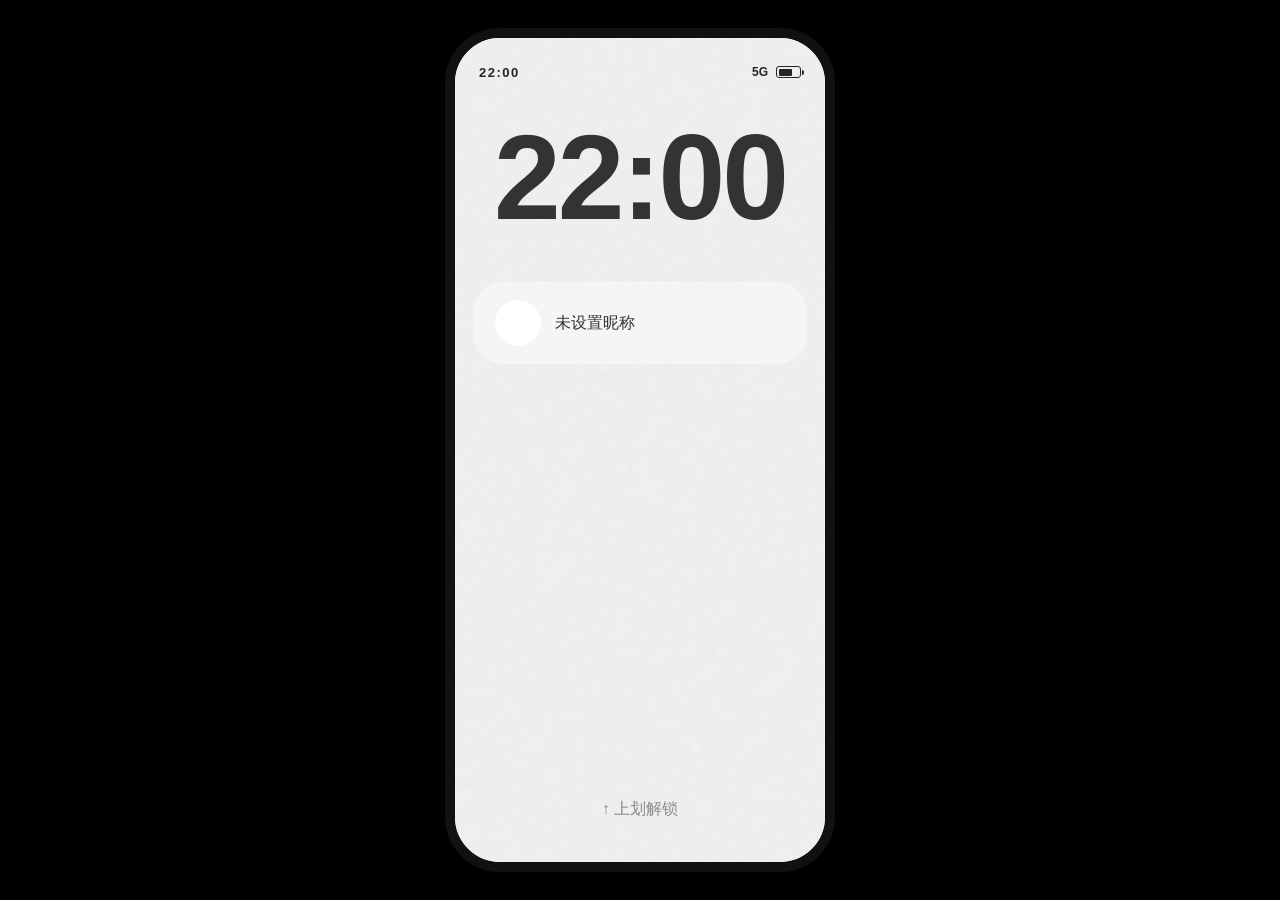
<file: debug.html>
<!DOCTYPE html>
<html lang="zh-CN">
<head>
<!-- index(307)：拆除多层聊天引擎叠加，普通私聊改为单一自然聊天核心。 -->
<meta name="apple-mobile-web-app-title" content="斑斑豹">
<script id="bb-early-start-v274">
(function(){
  "use strict";
  function tick(){
    var d=new Date();
    var t=String(d.getHours()).padStart(2,"0")+":"+String(d.getMinutes()).padStart(2,"0");
    var a=document.getElementById("lockTime");
    var b=document.getElementById("clock");
    if(a)a.textContent=t;
    if(b)b.textContent=t;
  }
  tick();
  var timer=setInterval(tick,500);
  window.addEventListener("load",function(){tick();setTimeout(function(){clearInterval(timer);},15000);},{once:true});
})();
</script>
<link rel="apple-touch-icon" sizes="180x180" href="./apple-touch-icon.png?v=304">
<link rel="apple-touch-icon-precomposed" href="./apple-touch-icon.png?v=304">
<link rel="icon" type="image/png" sizes="512x512" href="./apple-touch-icon.png?v=304">
<meta charset="UTF-8">
<meta name="viewport" content="width=device-width, initial-scale=1.0, maximum-scale=1.0, user-scalable=no, viewport-fit=cover">
<link rel="manifest" href="./baobao-manifest.json?v=397">
<script id="bb-pwa-cache-v293">
(function(){
  "use strict";
  if(!("serviceWorker" in navigator))return;
  window.addEventListener("load",function(){
    navigator.serviceWorker.register("./sw.js?v=397",{scope:"./"}).then(function(reg){
      try{reg.update();}catch(e){}
    }).catch(function(){});
  },{once:true});
})();
</script>
<meta name="theme-color" content="#f7f7f7">
<meta http-equiv="Cache-Control" content="no-cache, no-store, must-revalidate">
<meta name="mobile-web-app-capable" content="yes">

<title>豹豹机4.9 · 395 第二页完整对话壁纸版</title>
<style id="bb-startup-v285-style"></style>





<style id="bb-chat-horizontal-lock-fix"></style>













</style>











<style id="final-tabbar-hard-fix"></style>


<style id="final-user-correction-fix"></style>


<style id="true-final-position-fix-v4"></style>

<style id="desktop-dock-final-position"></style>


<style id="dock-and-first-page-icons-v1"></style>


<style id="mini-phone-statusbar-style"></style>


<style id="baobao-inapp-banner-style"></style>


<style id="inner-voice-heart-icon-v1"></style>


<style id="baobao-human-chat-batch1-style"></style>


<style id="baobao-human-chat-batch2-style"></style>


<style id="baobao-human-dna-v1-style"></style>

<style id="subjects-feature-style"></style>

<style id="chat-bg-page-fix-v1"></style>


<style id="baobao-bubble-settings-v2-style"></style>


<style id="chat-settings-navigation-v1-style"></style>


<style id="moments-publisher-v3-style"></style>


<style id="baobao-moments-p2-isolated-style"></style>


<style id="bb-final-voice-transfer-fix"></style>
<div class="bb-transfer-detail-mask" id="bbTransferDetailMask">
 <div class="bb-transfer-detail">
  <h3>收到一笔转账</h3>
  <div class="bb-transfer-detail-money" id="bbTransferDetailMoney"></div>
  <div id="bbTransferDetailNote"></div>
  <div class="bb-transfer-actions">
   <button class="bb-transfer-back" onclick="handleTransferAction('reject')">退回</button>
   <button class="bb-transfer-ok" onclick="handleTransferAction('accept')">确认收款</button>
  </div>
 </div>
</div>

<style id="bb-critical-shell-v286">
*{box-sizing:border-box;font-family:-apple-system,BlinkMacSystemFont,"SF Pro Display",sans-serif}
html,body{margin:0;width:100%;height:100%;background:#000;overflow:hidden}
body{display:flex;align-items:center;justify-content:center;touch-action:none}
.phone{width:min(100vw,390px);height:min(100vh,844px);border:10px solid #111;border-radius:55px;overflow:hidden;position:relative;background:#fff;box-shadow:0 20px 60px rgba(0,0,0,.25)}
.screen{width:100%;height:100%;position:absolute;inset:0;background-size:cover;background-position:center}
.hidden{display:none!important}
.lock{color:#333;text-align:center;padding-top:110px;z-index:2;background:#f7f7f7}
.lock .time{font-size:clamp(86px,22vw,120px);font-weight:800;letter-spacing:-3px}
.lock-card{width:calc(100% - 36px);margin:50px auto;background:rgba(255,255,255,.45);backdrop-filter:blur(25px);padding:18px 22px;border-radius:30px;min-height:78px;display:flex;align-items:center;gap:14px;text-align:left}
.lock-avatar{width:46px;height:46px;border-radius:50%;background:#fff;overflow:hidden;flex-shrink:0}
.unlock{position:absolute;bottom:42px;width:100%;font-size:16px;color:#777;pointer-events:auto}
.mini-phone-statusbar{position:absolute;top:20px;left:24px;right:24px;height:28px;display:flex;align-items:center;justify-content:space-between;color:#252525;z-index:3;pointer-events:none;font-size:13px;font-weight:600;letter-spacing:1.5px}
.mini-status-right{display:flex;align-items:center;gap:8px}.mini-battery{width:25px;height:12px;border:1.6px solid currentColor;border-radius:3px;position:relative;padding:1.5px}.mini-battery-level{display:block;width:70%;height:100%;background:currentColor;border-radius:1px}
.passcode-overlay{position:absolute;inset:0;background:rgba(20,20,20,.6);backdrop-filter:blur(8px);z-index:10;display:none;flex-direction:column;align-items:center;justify-content:center;color:#fff}.passcode-overlay.show{display:flex}
</style>
<style id="bb-page2-hero-widget-v391">
/* 第二页专属 hero 组件：默认隐藏，仅在桌面第二页（page-two-mode）显示 */
#p2hWrap{display:none}
html body #desktop.page-two-mode #p2hWrap{
  display:block;
  margin:14px 0 18px;
}
html body #desktop.page-two-mode .desk-scroll>#clock,
html body #desktop.page-two-mode .desk-scroll>#desktopNote,
html body #desktop.page-two-mode .desk-scroll>.avatar-box,
html body #desktop.page-two-mode .desk-scroll>#deskIns{
  display:none!important;height:0!important;margin:0!important;padding:0!important;overflow:hidden!important;
}
.p2h-battery{
  display:flex;align-items:center;justify-content:space-between;gap:10px;
  background:rgba(255,255,255,.58);backdrop-filter:blur(18px);-webkit-backdrop-filter:blur(18px);
  border-radius:26px;padding:14px 18px;margin-bottom:12px;color:#222;
}
.p2h-battery-label{font-size:15px;font-weight:600;opacity:.92}
.p2h-battery-pct{font-size:22px;font-weight:800;margin-top:2px}
.p2h-ring{width:34px;height:34px;transform:rotate(-90deg)}
.p2h-ring-bg{fill:none;stroke:rgba(34,34,34,.20);stroke-width:3}
.p2h-ring-fg{fill:none;stroke:#222;stroke-width:3;stroke-linecap:round;stroke-dasharray:100.5;stroke-dashoffset:70;transition:stroke-dashoffset .6s ease}
.p2h-card{
  display:flex;align-items:center;gap:14px;
  background:rgba(255,255,255,.58);backdrop-filter:blur(18px);-webkit-backdrop-filter:blur(18px);
  border-radius:26px;padding:14px 16px;color:#222;cursor:pointer;
  transition:background .3s ease;
}
.p2h-card.has-message{background:rgba(255,255,255,.62)}
.p2h-avatar{
  width:56px;height:56px;border-radius:50%;flex-shrink:0;overflow:hidden;
  background:rgba(255,255,255,.3);display:flex;align-items:center;justify-content:center;
  font-size:20px;font-weight:700;color:#222;
}
.p2h-avatar img{width:100%;height:100%;object-fit:cover}
.p2h-mid{flex:1;min-width:0}
.p2h-preview{
  font-size:14px;line-height:1.35;opacity:.95;
  white-space:nowrap;overflow:hidden;text-overflow:ellipsis;
}
.p2h-card.has-message .p2h-preview{opacity:1;font-weight:600}
.p2h-row2{display:flex;align-items:center;gap:10px;margin-top:6px;font-size:12.5px;opacity:.8}
.p2h-weather{text-align:right;flex-shrink:0}
.p2h-temp{font-size:22px;font-weight:800}
.p2h-wtext{font-size:12px;opacity:.85;margin-top:2px}

/* 第二页复古资料卡组件：头像可换、文字可改，不影响第一页与底栏 */
html body #desktop.page-two-mode .pages-viewport{
  height:430px!important;
  min-height:430px!important;
  overflow:visible!important;
}
html body #desktop.page-two-mode .pages-container{
  height:430px!important;
  min-height:430px!important;
  overflow:visible!important;
}
html body #desktop.page-two-mode .apps-page.page2-only{
  grid-auto-flow:row!important;
  align-content:start!important;
  height:430px!important;
  min-height:430px!important;
  overflow:visible!important;
  padding-bottom:0!important;
}
html body #desktop.page-two-mode .p2-profile-widget{
  grid-column:1 / -1!important;
  position:relative!important;
  width:calc(100% - 8px)!important;
  min-width:0!important;
  height:176px!important;
  margin:4px 4px 0!important;
  border-radius:25px!important;
  overflow:hidden!important;
  color:#555!important;
  background:
    radial-gradient(circle at 18px 18px,rgba(255,255,255,.68) 0 3px,transparent 3.5px) 0 0/28px 28px,
    linear-gradient(180deg,rgba(247,247,247,.95),rgba(233,233,233,.82))!important;
  border:1px solid rgba(255,255,255,.95)!important;
  box-shadow:0 10px 26px rgba(55,55,55,.08)!important;
  -webkit-backdrop-filter:blur(18px)!important;
  backdrop-filter:blur(18px)!important;
  z-index:22!important;
  touch-action:manipulation!important;
  -webkit-tap-highlight-color:transparent!important;
}
.p2-profile-top{
  position:relative;
  z-index:3;
  height:35px;
  display:flex;
  align-items:center;
  justify-content:center;
  color:#fff;
  background:linear-gradient(180deg,rgba(112,112,112,.62),rgba(100,100,100,.45));
  border-bottom:1px solid rgba(255,255,255,.66);
  font-size:15px;
  font-weight:700;
  letter-spacing:2px;
}
.p2-profile-userdot{
  position:absolute;
  left:14px;
  top:7px;
  width:21px;
  height:21px;
  border-radius:50%;
  background:rgba(255,255,255,.90);
  box-shadow:0 1px 5px rgba(0,0,0,.12);
}
.p2-profile-userdot::before{
  content:"";
  position:absolute;
  width:7px;
  height:7px;
  left:7px;
  top:4px;
  border-radius:50%;
  background:#999;
}
.p2-profile-userdot::after{
  content:"";
  position:absolute;
  width:12px;
  height:6px;
  left:4.5px;
  bottom:3px;
  border-radius:8px 8px 4px 4px;
  background:#999;
}
.p2-profile-spark{position:absolute;right:16px;top:7px;font-size:16px;color:rgba(255,255,255,.86)}
.p2-profile-handle{
  position:absolute;
  z-index:3;
  left:13px;
  right:13px;
  top:43px;
  height:28px;
  padding:0 13px;
  display:flex;
  align-items:center;
  border-radius:10px;
  background:rgba(255,255,255,.90);
  box-shadow:0 3px 9px rgba(0,0,0,.08);
  font-size:11px;
  font-weight:600;
  letter-spacing:.35px;
  color:#8b8b8b;
  white-space:nowrap;
  overflow:hidden;
  text-overflow:ellipsis;
}
.p2-profile-main{
  position:absolute;
  z-index:3;
  left:14px;
  right:14px;
  top:78px;
  bottom:25px;
  display:grid;
  grid-template-columns:78px 1fr;
  gap:14px;
  align-items:center;
}
.p2-profile-avatar-btn{
  width:76px;
  height:76px;
  padding:0;
  border:1px solid rgba(130,130,130,.28);
  border-radius:12px;
  overflow:hidden;
  display:flex;
  align-items:center;
  justify-content:center;
  background:rgba(255,255,255,.90);
  box-shadow:0 4px 10px rgba(0,0,0,.10);
  -webkit-tap-highlight-color:transparent;
}
.p2-profile-avatar-btn img{width:100%;height:100%;object-fit:cover;display:block}
.p2-profile-avatar-placeholder{
  width:100%;height:100%;display:flex;align-items:center;justify-content:center;
  font-size:31px;font-weight:700;color:#777;background:linear-gradient(145deg,#fff,#ececec)
}
.p2-profile-avatar-btn:active{transform:scale(.985);opacity:.88}
.p2-profile-avatar-input{display:none!important}
.p2-profile-copy{
  min-width:0;
  height:100%;
  display:flex;
  flex-direction:column;
  align-items:stretch;
  justify-content:center;
  position:relative;
}
.p2-profile-script{
  position:absolute;
  top:-3px;
  right:4px;
  font-family:Georgia,"Times New Roman",serif;
  font-style:italic;
  font-size:18px;
  line-height:.9;
  color:rgba(115,115,115,.50);
  transform:rotate(-3deg);
  pointer-events:none;
}
.p2-profile-script small{display:block;font-family:Arial,sans-serif;font-style:normal;font-size:7px;letter-spacing:1.4px;text-align:center}
.p2-profile-meta{
  margin:18px 0 7px 3px;
  font-size:7px;
  letter-spacing:1.1px;
  color:rgba(95,95,95,.48);
  pointer-events:none;
}
.p2-profile-text-input{
  width:100%;
  height:40px;
  padding:0 12px;
  border:0;
  outline:0;
  border-radius:12px;
  background:rgba(255,255,255,.92);
  box-shadow:0 4px 10px rgba(0,0,0,.07);
  color:#676767;
  font:inherit;
  font-size:13px;
  font-weight:600;
  text-align:center;
  white-space:nowrap;
  overflow:hidden;
  text-overflow:ellipsis;
  -webkit-tap-highlight-color:transparent;
}
.p2-profile-footer{
  position:absolute;
  z-index:3;
  left:0;
  right:0;
  bottom:0;
  height:23px;
  display:flex;
  align-items:center;
  justify-content:space-around;
  padding:0 14px;
  color:rgba(255,255,255,.88);
  background:linear-gradient(180deg,rgba(116,116,116,.48),rgba(92,92,92,.62));
  border-top:1px solid rgba(255,255,255,.78);
  font-family:Georgia,"Times New Roman",serif;
  font-size:8px;
  font-style:italic;
  letter-spacing:.5px;
}
.p2-profile-footer span:nth-child(2){font-family:Arial,sans-serif;font-style:normal;letter-spacing:2px;font-size:8px}

/* 两页必须横向独立，第一页不再露出第二页资料卡 */
html body #desktop .pages-container{
  display:flex!important;
  flex-wrap:nowrap!important;
  width:100%!important;
  min-width:100%!important;
}
html body #desktop .apps-page{
  flex:0 0 100%!important;
  width:100%!important;
  min-width:100%!important;
  box-sizing:border-box!important;
}
html body #desktop:not(.page-two-mode) .apps-page.page2-only{
  visibility:hidden!important;
  opacity:0!important;
  pointer-events:none!important;
}
html body #desktop.page-two-mode .apps-page:not(.page2-only){
  visibility:hidden!important;
  opacity:0!important;
  pointer-events:none!important;
}
html body #desktop.page-two-mode .apps-page.page2-only{
  visibility:visible!important;
  opacity:1!important;
  pointer-events:auto!important;
}

/* 卡片文字直接编辑，不再弹系统 prompt */
.p2-profile-text-input{
  appearance:none;
  -webkit-appearance:none;
  caret-color:#333;
}
.p2-profile-text-input[readonly]{cursor:pointer}
.p2-profile-text-input.is-editing{
  box-shadow:0 0 0 2px rgba(80,80,80,.15),0 5px 14px rgba(0,0,0,.10)!important;
  background:rgba(255,255,255,.98)!important;
}
.p2-profile-editbar{
  position:fixed;
  left:16px;
  right:16px;
  bottom:calc(env(safe-area-inset-bottom) + 8px);
  z-index:10020;
  height:54px;
  padding:0 16px;
  border-radius:28px;
  display:none;
  align-items:center;
  justify-content:space-between;
  background:rgba(250,250,250,.94);
  border:1px solid rgba(210,210,210,.72);
  box-shadow:0 8px 28px rgba(0,0,0,.14);
  -webkit-backdrop-filter:blur(18px);
  backdrop-filter:blur(18px);
  -webkit-tap-highlight-color:transparent;
}
.p2-profile-editbar.is-visible{display:flex}
.p2-profile-edit-action{
  width:54px;
  height:46px;
  border:0;
  padding:0;
  background:transparent;
  color:#111;
  font-size:38px;
  font-weight:800;
  line-height:1;
  display:flex;
  align-items:center;
  justify-content:center;
  -webkit-tap-highlight-color:transparent;
}
.p2-profile-edit-done{margin-left:auto;font-size:42px}

</style>
<style id="bb-page1-stable-first-paint-v331">
html body #desktop:not(.page-two-mode) .desk-scroll{padding-top:96px!important;padding-bottom:88px!important}
html body #desktop:not(.page-two-mode) .desk-scroll>#clock,
html body #desktop:not(.page-two-mode) .desk-scroll>#desktopNote,
html body #desktop:not(.page-two-mode) .desk-scroll>.avatar-box,
html body #desktop:not(.page-two-mode) .desk-scroll>#deskIns{display:none!important;height:0!important;margin:0!important;padding:0!important;overflow:hidden!important}
html body #desktop:not(.page-two-mode) .desk-scroll>#photoWidget.bb-page1-showcase{display:block!important;position:relative!important;width:calc(100% + 14px)!important;max-width:none!important;margin:16px 0 26px -7px!important;padding:0!important;transform:none!important;opacity:1!important;visibility:visible!important;z-index:15!important}
html body #desktop:not(.page-two-mode) .bb-showcase-shell{width:100%!important;padding:24px 24px 22px!important;border-radius:38px!important}
html body #desktop:not(.page-two-mode) .bb-showcase-grid>.photo-slot.bb-showcase-photo{height:136px!important;min-height:136px!important}
html body #desktop:not(.page-two-mode) .pages-viewport{margin-top:0!important}
html body #desktop:not(.page-two-mode) .apps-page:not(.page2-only){padding-top:44px!important;row-gap:14px!important}
html body #desktop>.dock,
html body #desktop .dock{
  position:absolute!important;
  left:12px!important;
  right:12px!important;
  top:auto!important;
  bottom:4px!important;
  width:auto!important;
  height:87px!important;
  margin:0!important;
  transform:none!important;
  z-index:80!important;
  display:flex!important;
  align-items:center!important;
  justify-content:space-around!important;
  overflow:visible!important;
}
</style>
<link rel="stylesheet" href="./app.css?v=331">
<script defer src="./app.js?v=397"></script>


<style id="bb-chat-message-home-v373">
#tabChat.bb-message-layout{height:100%;overflow-y:auto;padding:22px 18px 112px;background:#f7f7f7;-webkit-overflow-scrolling:touch}
#tabChat.bb-message-layout .bb-message-header{display:flex;align-items:center;justify-content:space-between;margin:2px 0 18px}
#tabChat.bb-message-layout .bb-message-title{font-size:34px;line-height:1;font-weight:900;letter-spacing:-1.2px;color:#101954}
#tabChat.bb-message-layout .bb-message-icon-btn{width:42px;height:42px;border-radius:14px;border:1px solid #e7e7eb;background:#fff;display:flex;align-items:center;justify-content:center;color:#1a1a1a;box-shadow:0 6px 18px rgba(20,20,20,.04)}
#tabChat.bb-message-layout .bb-message-icon-btn svg{width:22px;height:22px}
#tabChat.bb-message-layout .bb-message-tabs{display:flex;gap:22px;padding:0 2px 10px;margin:0 0 16px;color:#9b9ba3;font-size:15px;border-bottom:1px solid #ececf1;overflow-x:auto;white-space:nowrap}
#tabChat.bb-message-layout .bb-message-tabs .active{color:#1f1f24;font-weight:700;position:relative}
#tabChat.bb-message-layout .bb-message-tabs .active::after{content:"";position:absolute;left:0;right:0;bottom:-11px;height:2px;border-radius:999px;background:#1f1f24}
#tabChat.bb-message-layout .bb-private-works-bar{display:flex;align-items:center;justify-content:space-between;background:#fff;border:1px solid #ececf1;border-radius:12px;padding:12px 14px;margin-bottom:14px;color:#7e7e88;font-size:14px}
#tabChat.bb-message-layout .bb-private-works-left{display:flex;align-items:center;gap:8px;font-weight:600}
#tabChat.bb-message-layout .bb-private-lock{font-size:12px;opacity:.85}
#tabChat.bb-message-layout .bb-private-works-right{font-size:13px;color:#9e9ea8}
#tabChat.bb-message-layout .bb-message-gallery{display:grid;grid-template-columns:1fr 1fr;gap:10px;margin-bottom:18px}
#tabChat.bb-message-layout .bb-message-gallery-left{display:grid;grid-template-rows:1fr 1fr;gap:10px}
#tabChat.bb-message-layout .bb-msg-photo{position:relative;min-height:128px;border-radius:18px;overflow:hidden;background:linear-gradient(180deg,#e9e9ee,#dcdce4);box-shadow:inset 0 0 0 1px rgba(255,255,255,.75);cursor:pointer;background-size:cover;background-position:center}
#tabChat.bb-message-layout .bb-msg-photo.bb-msg-photo-large{min-height:266px}
#tabChat.bb-message-layout .bb-msg-photo::before{content:"点击换图";position:absolute;inset:auto 10px 10px auto;padding:5px 9px;border-radius:999px;background:rgba(255,255,255,.88);color:#7f7f89;font-size:11px;font-weight:700;letter-spacing:.2px;z-index:2}
#tabChat.bb-message-layout .bb-msg-photo.has-image::before{content:"换图"}
#tabChat.bb-message-layout .bb-msg-photo.empty::after{content:"＋";position:absolute;inset:0;display:flex;align-items:center;justify-content:center;font-size:34px;font-weight:300;color:#ffffffd8;text-shadow:0 1px 2px rgba(0,0,0,.08)}
#tabChat.bb-message-layout .bb-msg-photo-meta{position:absolute;left:0;right:0;bottom:0;padding:12px 12px 10px;background:linear-gradient(180deg,rgba(0,0,0,0),rgba(0,0,0,.36));color:#fff}
#tabChat.bb-message-layout .bb-msg-photo-title{font-size:13px;font-weight:700;line-height:1.2;word-break:break-all}
#tabChat.bb-message-layout .bb-msg-photo-sub{font-size:11px;opacity:.88;margin-top:5px}
#tabChat.bb-message-layout .bb-open-question{display:flex;align-items:center;justify-content:space-between;padding:2px 2px 12px;margin-bottom:8px;font-size:17px;color:#19191c;font-weight:600}
#tabChat.bb-message-layout .bb-open-question strong{font-size:18px;letter-spacing:.5px}
#tabChat.bb-message-layout .bb-chat-self-row{display:flex;align-items:center;gap:12px;padding:10px 0 14px;border-bottom:1px solid #f0f0f3;margin-bottom:10px}
#tabChat.bb-message-layout .bb-chat-self-avatar{width:56px;height:56px;border-radius:50%;overflow:hidden;background:#ededf0;flex-shrink:0;box-shadow:0 2px 10px rgba(0,0,0,.05)}
#tabChat.bb-message-layout .bb-chat-self-avatar img{width:100%;height:100%;object-fit:cover}
#tabChat.bb-message-layout .bb-chat-self-info{flex:1;min-width:0}
#tabChat.bb-message-layout .bb-chat-self-top{font-size:17px;font-weight:800;color:#15151a;display:flex;align-items:center;gap:8px}
#tabChat.bb-message-layout .bb-chat-self-count{font-size:13px;color:#a5a5ae;font-weight:700}
#tabChat.bb-message-layout .bb-chat-self-handle{font-size:13px;color:#b2b2bb;margin-top:4px}
#tabChat.bb-message-layout .bb-chat-self-bio{font-size:12px;color:#d0d0d7;margin-top:4px;white-space:nowrap;overflow:hidden;text-overflow:ellipsis}
#tabChat.bb-message-layout .bb-chat-self-time{font-size:12px;color:#b9b9c1;align-self:flex-start;padding-top:3px}
#tabChat.bb-message-layout .bb-message-section-title{display:flex;align-items:center;gap:3px;font-size:17px;font-weight:800;color:#232327;margin:2px 0 8px}
#tabChat.bb-message-layout #chatRecentList.bb-chat-home-list{display:flex;flex-direction:column;gap:12px;padding-bottom:10px}
#tabChat.bb-message-layout #chatRecentList .chat-recent-empty{background:#fff;border-radius:16px;padding:18px;text-align:center;color:#aaaab3;font-size:14px}
#tabChat.bb-message-layout #chatRecentList .chat-recent-item{display:flex;align-items:flex-start;gap:12px;padding:8px 0;background:transparent!important;border:none!important;box-shadow:none!important}
#tabChat.bb-message-layout #chatRecentList .chat-recent-avatar{width:52px;height:52px;border-radius:12px;background:#ececf0;overflow:hidden;flex-shrink:0}
#tabChat.bb-message-layout #chatRecentList .chat-recent-avatar img{width:100%;height:100%;object-fit:cover}
#tabChat.bb-message-layout #chatRecentList .chat-recent-info{min-width:0;flex:1}
#tabChat.bb-message-layout #chatRecentList .chat-recent-name{font-size:17px;font-weight:700;color:#1d1d23;line-height:1.25}
#tabChat.bb-message-layout #chatRecentList .chat-recent-last{font-size:13px;color:#b6b6bf;line-height:1.45;margin-top:4px;display:-webkit-box;-webkit-box-orient:vertical;-webkit-line-clamp:2;overflow:hidden}
</style>


<style id="bb-chat-overlay-fix-v374">
/* 修复 Chat 首页像套了一层小手机：强制作为贴边全屏应用层显示 */
#chatDemo.chat-demo{
  position:absolute!important;
  inset:0!important;
  width:100%!important;
  height:100%!important;
  margin:0!important;
  padding:0!important;
  background:#f7f7f7!important;
  border-radius:0!important;
  overflow:hidden!important;
  z-index:1200!important;
}
#chatDemo .chat-plus-menu{z-index:20}
#chatDemo .app-tab-content{
  position:absolute!important;
  inset:0 0 86px 0!important;
  display:none;
  overflow-y:auto!important;
  -webkit-overflow-scrolling:touch!important;
  background:#f7f7f7!important;
}
#chatDemo .app-tab-content.active,
#chatDemo .app-tab-content.bb-active,
#chatDemo .app-tab-content[data-active="true"]{
  display:block;
}
#chatDemo #tabChat{display:block;}
#chatDemo .app-tabbar{
  position:absolute!important;
  left:0!important;
  right:0!important;
  bottom:0!important;
  height:86px!important;
  display:grid!important;
  grid-template-columns:repeat(4,1fr)!important;
  align-items:center!important;
  background:rgba(255,255,255,.96)!important;
  border-top:1px solid #ececf1!important;
  box-shadow:0 -8px 20px rgba(0,0,0,.03)!important;
  z-index:5!important;
}
#chatDemo .app-tabbar-item{
  display:flex!important;
  align-items:center!important;
  justify-content:center!important;
  height:100%!important;
  font-size:14px!important;
  font-weight:600!important;
  color:#a0a0a8!important;
}
#chatDemo .app-tabbar-item.active{color:#1f1f24!important;font-weight:800!important;}
#chatDemo.bb-chat-room-open{display:none!important;}
</style>


<style id="bb-chat-polish-v376">
/* Chat 首页：稳定一点，顶部仍保留很轻的磨砂感。 */
#chatDemo #tabChat.bb-message-layout{
  position:absolute!important;
  isolation:isolate;
  overflow-x:hidden!important;
  overscroll-behavior-y:contain;
  background:
    linear-gradient(180deg,rgba(247,247,247,.88) 0,rgba(247,247,247,.97) 138px,#f7f7f7 212px)!important;
}
#chatDemo #tabChat.bb-message-layout::before{
  content:"";
  position:absolute;
  z-index:-1;
  pointer-events:none;
  left:-10%;
  right:-10%;
  top:-36px;
  height:190px;
  background:
    radial-gradient(circle at 20% 36%,rgba(184,188,203,.20),rgba(184,188,203,0) 42%),
    radial-gradient(circle at 74% 18%,rgba(213,210,220,.18),rgba(213,210,220,0) 46%),
    radial-gradient(circle at 50% 70%,rgba(232,233,238,.50),rgba(232,233,238,0) 58%);
  filter:blur(22px);
  -webkit-filter:blur(22px);
  opacity:.62;
}
#chatDemo #tabChat.bb-message-layout .bb-message-header{
  position:relative;
  z-index:2;
}
#chatDemo #tabChat.bb-message-layout .bb-message-back{
  border:none!important;
  background:transparent!important;
  padding:0!important;
  display:inline-flex!important;
  align-items:center!important;
  gap:4px!important;
  cursor:pointer!important;
  -webkit-tap-highlight-color:transparent!important;
}
#chatDemo #tabChat.bb-message-layout .bb-message-back:active{
  opacity:.72;
  transform:translateY(1px);
}
/* 图片仍然整块可点换图，但不再显示“换图”胶囊文字。 */
#chatDemo #tabChat.bb-message-layout .bb-msg-photo::before,
#chatDemo #tabChat.bb-message-layout .bb-msg-photo.has-image::before{
  content:none!important;
  display:none!important;
}
/* “新对话·是否展开” 上方做一点点边界磨砂，别太重。 */
#chatDemo #tabChat.bb-message-layout .bb-open-question{
  position:relative;
  padding-top:16px;
  margin-top:2px;
}
#chatDemo #tabChat.bb-message-layout .bb-open-question::before{
  content:"";
  position:absolute;
  left:-8px;
  right:-8px;
  top:-18px;
  height:28px;
  pointer-events:none;
  background:linear-gradient(180deg,rgba(247,247,247,.16),rgba(247,247,247,.58) 48%,rgba(247,247,247,.96) 100%);
  -webkit-backdrop-filter:blur(5px);
  backdrop-filter:blur(5px);
}
/* “新建聊天室”仅作版面装饰：吃掉点击，避免穿透到桌面世界书。 */
#chatDemo #tabChat.bb-message-layout .bb-chat-self-row{
  position:relative!important;
  z-index:8!important;
  pointer-events:auto!important;
  cursor:default!important;
  user-select:none!important;
  -webkit-user-select:none!important;
  -webkit-tap-highlight-color:transparent!important;
  touch-action:pan-y!important;
}
#chatDemo #tabChat.bb-message-layout .bb-chat-self-row *{
  pointer-events:none!important;
}
#chatDemo #tabChat.bb-message-layout .bb-chat-self-avatar{
  cursor:default!important;
}
</style>

<style id="bb-v378-no-black-square-final">
/* 378：只关闭 iOS 原生按压黑框，不改按钮位置、尺寸或页面层级。 */
html body .phone,
html body .phone *{
  -webkit-tap-highlight-color:rgba(0,0,0,0)!important;
}
html body #desktop .apps-page>.app,
html body #desktop .apps-page>.app:active,
html body #desktop .apps-page>.app:focus,
html body #desktop .apps-page>.app:focus-visible,
html body #desktop .apps-page>.app .icon,
html body #desktop .apps-page>.app .icon:active,
html body #desktop .dock>.dock-icon,
html body #desktop .dock>.dock-icon:active,
html body #desktop .dock>.dock-icon:focus{
  outline:none!important;
  box-shadow:none!important;
  filter:none!important;
  -webkit-touch-callout:none!important;
  -webkit-user-select:none!important;
  user-select:none!important;
  -webkit-user-drag:none!important;
}
html body #desktop .apps-page>.app::before,
html body #desktop .apps-page>.app::after,
html body #desktop .dock>.dock-icon::before,
html body #desktop .dock>.dock-icon::after{
  content:none!important;
  display:none!important;
}
</style>


<style id="bb-chat-subpage-front-v379">
/* 只让聊天里的真实子页面盖在聊天室上面，不改按钮尺寸、背景和按压效果。 */
#personaSelectPanel,#friendSearchPanel,#personaArchive,#textEdit,#modal,
#favoriteMsgOverlay,#chatSettingsPanel,#dualAvatarPanel,#personaDebugPage,#dataManagerPage,#momentsSubpanel{
  z-index:6200!important;
  pointer-events:auto!important;
}
#bbToolBackdrop{z-index:6240!important;pointer-events:auto!important;}
#bbToolSheet{z-index:6241!important;pointer-events:auto!important;}
#bbToolModal{z-index:6250!important;pointer-events:auto!important;}
#bbStickerPicker{z-index:6260!important;pointer-events:auto!important;}
#bbTimestampMask,#bbBlacklistMask{z-index:6265!important;pointer-events:auto!important;}
#innerVoiceOverlay,#msgEditOverlay{z-index:6270!important;pointer-events:auto!important;}
</style>
</head>
<body><div id="bbBootMarkV288" style="position:fixed;left:-9999px" aria-hidden="true">288</div>
<div class="phone">

<div class="baobao-message-banner" id="baobaoMessageBanner" aria-live="polite">
  <div class="baobao-message-banner-avatar" id="baobaoMessageBannerAvatar">豹</div>
  <div class="baobao-message-banner-main">
    <div class="baobao-message-banner-head">
      <span class="baobao-message-banner-name" id="baobaoMessageBannerName">新消息</span>
      <span class="baobao-message-banner-time">现在</span>
    </div>
    <div class="baobao-message-banner-text" id="baobaoMessageBannerText"></div>
  </div>
  <div class="baobao-message-banner-count" id="baobaoMessageBannerCount">2</div>
</div>


<div class="mini-phone-statusbar" id="miniPhoneStatusbar">
  <span class="mini-status-time" id="miniStatusTime">00:00</span>
  <span class="mini-status-right">
    <span class="mini-signal">5G</span>
    <span class="mini-battery"><span class="mini-battery-level"></span></span>
  </span>
</div>


<div class="screen lock" id="lock">

<div class="time" id="lockTime">00:00</div>



<div class="lock-card">
<div class="lock-avatar" id="lockAvatar"></div>
<div><span id="lockName"></span><br><small></small></div>
</div>

<div class="unlock">↑ 上划解锁</div>

<div class="passcode-overlay" id="passcodeOverlay">
<div class="passcode-title">输入密码</div>
<div class="passcode-dots" id="passcodeDots">
<span class="passcode-dot"></span><span class="passcode-dot"></span><span class="passcode-dot"></span><span class="passcode-dot"></span>
</div>
<div class="passcode-keys">
<div class="passcode-key" onclick="passcodeInput('1')">1</div>
<div class="passcode-key" onclick="passcodeInput('2')">2</div>
<div class="passcode-key" onclick="passcodeInput('3')">3</div>
<div class="passcode-key" onclick="passcodeInput('4')">4</div>
<div class="passcode-key" onclick="passcodeInput('5')">5</div>
<div class="passcode-key" onclick="passcodeInput('6')">6</div>
<div class="passcode-key" onclick="passcodeInput('7')">7</div>
<div class="passcode-key" onclick="passcodeInput('8')">8</div>
<div class="passcode-key" onclick="passcodeInput('9')">9</div>
<div class="passcode-key passcode-cancel-key" onclick="hidePasscodePad(event)">取消</div>
<div class="passcode-key" onclick="passcodeInput('0')">0</div>
<div class="passcode-key" onclick="passcodeBackspace()">⌫</div>
</div>
<div class="passcode-cancel" style="display:none" onclick="hidePasscodePad(event)">取消</div>
</div>

</div>

<div class="screen desktop hidden" id="desktop">
<div class="dynamic"></div>
<div class="desk-scroll">

<div class="time" id="clock">00:00</div>

<div class="desktop-note" id="desktopNote" contenteditable="true" spellcheck="false" onblur="saveDesktopNote()">
СИСТЕМА АКТИВНА<br>
СОЕДИНЕНИЕ СТАБИЛЬНО
</div>

<div class="widget avatar-box">
<div class="avatar" id="deskAvatar" onclick="triggerAvatarUpload(event)"></div>
<div onclick="editDesktopProfile()"><div class="name" id="deskName"></div><div class="small" id="deskStatus">点击设置个人资料</div></div>
</div>

<div class="widget ins" id="deskIns" onclick="editIns()"> I ENJOY LIFE NOW <br>YOUR DIGITAL SPACE</div>

<div class="p2h-wrap" id="p2hWrap">
  <div class="p2h-battery" id="p2hBattery" style="display:none">
    <div class="p2h-battery-text">
      <div class="p2h-battery-label" id="p2hBatteryLabel">充电中</div>
      <div class="p2h-battery-pct" id="p2hBatteryPct">--%</div>
    </div>
    <svg class="p2h-ring" viewBox="0 0 40 40">
      <circle class="p2h-ring-bg" cx="20" cy="20" r="16"/>
      <circle class="p2h-ring-fg" id="p2hRingFg" cx="20" cy="20" r="16"/>
    </svg>
  </div>
  <div class="p2h-card" id="p2hCard" onclick="window.openIncomingConversation&&window.openIncomingConversation()">
    <div class="p2h-avatar" id="p2hAvatar"></div>
    <div class="p2h-mid">
      <div class="p2h-preview" id="p2hPreview">今天也要元气满满 ⋆｡°✩</div>
      <div class="p2h-row2">
        <span class="p2h-date" id="p2hDate">--月--日</span>
        <span class="p2h-week" id="p2hWeek">--</span>
      </div>
    </div>
    <div class="p2h-weather" id="p2hWeather" style="display:none">
      <div class="p2h-temp" id="p2hTemp">--°</div>
      <div class="p2h-wtext" id="p2hWtext"></div>
    </div>
  </div>
</div>

<div class="pages-viewport">
<div class="pages-container" id="pagesContainer"></div>
</div>

<div class="photo-widget bb-page1-showcase" id="photoWidget">
  <div class="bb-showcase-shell">
    <div class="bb-showcase-head">
      <div class="bb-showcase-left">
        <label class="memory-top-avatar bb-showcase-avatar" id="memoryTopAvatar" for="memoryAvatarInput"></label>
        <div class="bb-showcase-avatar-tip">✎</div>
      </div>
      <div class="bb-showcase-titlebox">
        <div class="bb-showcase-line1">
          <div class="bb-showcase-temp" id="showcaseTemp" contenteditable="true" spellcheck="false" onblur="saveShowcaseText()">5℃</div>
          <div class="bb-showcase-title" id="showcaseTitle" contenteditable="true" spellcheck="false" onblur="saveShowcaseText()">MEMORY TRACE</div>
        </div>
        <div class="bb-showcase-sub" id="showcaseSub" contenteditable="true" spellcheck="false" onblur="saveShowcaseText()">记录今天想保存的小碎片</div>
      </div>
      <div class="bb-showcase-date" id="showcaseDate" contenteditable="true" spellcheck="false" onblur="saveShowcaseText()">07-22</div>
    </div>
    <div class="bb-showcase-grid">
      <div class="photo-slot bb-showcase-photo" onclick="triggerMemoryPhoto(0)">＋<span>照片 1</span></div>
      <div class="photo-slot bb-showcase-photo" onclick="triggerMemoryPhoto(1)">＋<span>照片 2</span></div>
      <div class="photo-slot bb-showcase-photo" onclick="triggerMemoryPhoto(2)">＋<span>照片 3</span></div>
    </div>
    <div class="bb-showcase-footer">
      <div class="bb-showcase-pill"></div>
      <div class="bb-showcase-actions">
        <button type="button" class="bb-showcase-action" onclick="cycleShowcaseIcon(event,'heart')">♡</button>
        <button type="button" class="bb-showcase-action" onclick="cycleShowcaseIcon(event,'lock')">⌂</button>
        <button type="button" class="bb-showcase-action" onclick="cycleShowcaseIcon(event,'star')">★</button>
      </div>
    </div>
  </div>
  <input id="memoryAvatarInput" type="file" accept="image/*" style="display:none" onchange="changeMemoryAvatar(event)">
</div>
<input class="hidden-input" type="file" accept="image/*" id="memoryPhotoInput" onchange="memoryPhotoChosen(this)">

<div class="dots" id="dots"></div>
</div>

<div class="dock">
<div class="dock-icon" onclick="handleAppAction(getAppById('settings'))"><span class="dock-symbol"><svg viewBox="0 0 24 24"><path d="M12 15.5a3.5 3.5 0 1 0 0-7 3.5 3.5 0 0 0 0 7Z"/><path d="M19.4 15a1.7 1.7 0 0 0 .34 1.88l.06.06-1.9 1.9-.06-.06a1.7 1.7 0 0 0-1.88-.34 1.7 1.7 0 0 0-1.02 1.56V20h-2.68v-.08A1.7 1.7 0 0 0 11.24 18.36a1.7 1.7 0 0 0-1.88.34l-.06.06-1.9-1.9.06-.06A1.7 1.7 0 0 0 7.8 14.92a1.7 1.7 0 0 0-1.56-1.02H6v-2.68h.08A1.7 1.7 0 0 0 7.64 10.2a1.7 1.7 0 0 0-.34-1.88l-.06-.06 1.9-1.9.06.06a1.7 1.7 0 0 0 1.88.34A1.7 1.7 0 0 0 12.1 5.2V5h2.68v.08a1.7 1.7 0 0 0 1.02 1.56 1.7 1.7 0 0 0 1.88-.34l.06-.06 1.9 1.9-.06.06a1.7 1.7 0 0 0-.34 1.88 1.7 1.7 0 0 0 1.56 1.02H21v2.68h-.08A1.7 1.7 0 0 0 19.4 15Z"/></svg></span><small>设置</small></div>
<div class="dock-icon" onclick="handleAppAction(getAppById('chat'))"><span class="dock-symbol"><svg viewBox="0 0 24 24"><path d="M21 11.5a8.4 8.4 0 0 1-9 8.5 9.3 9.3 0 0 1-3.6-.8L3 21l1.8-5.2A8.5 8.5 0 1 1 21 11.5Z"/></svg></span><small>Chat</small></div>
<div class="dock-icon" onclick="handleAppAction(getAppById('persona'))"><span class="dock-symbol"><svg viewBox="0 0 24 24"><rect x="3.5" y="5" width="17" height="14" rx="3"/><path d="m5.5 7.5 6.5 5 6.5-5"/></svg></span><small>短信</small></div>
<div class="dock-icon" onclick="handleAppAction(getAppById('user'))"><span class="dock-symbol"><svg viewBox="0 0 24 24"><circle cx="12" cy="8" r="4"/><path d="M4.5 21a7.5 7.5 0 0 1 15 0"/></svg></span><small>User</small></div>
</div>
<div class="home"></div>
</div>

<!-- 美化面板 -->
<div class="panel ios-settings" id="beautify">
<span class="ios-back" onclick="closePanel('beautify')">‹</span>
<h1>美化</h1>
<div class="card">
<div class="field-label">头像</div>
<div class="upload-avatar-preview" id="beautifyAvatarPreview"></div>
<div style="text-align:center">
<label class="btn" for="avatarInput">上传头像</label>
<span class="btn secondary" onclick="resetAvatar()">恢复默认</span>
</div>
<input class="hidden-input" type="file" accept="image/*" id="avatarInput" onchange="avatarChosen(this)">
</div>
<div class="card">
<div class="field-label"> 锁屏壁纸</div>
<div style="text-align:center">
<label class="btn" for="lockWallpaperInput">上传锁屏壁纸</label>
<span class="btn secondary" onclick="resetLockWallpaper()">恢复默认</span>
</div>
<input class="hidden-input" type="file" accept="image/*" id="lockWallpaperInput" onchange="lockWallpaperChosen(this)">
</div>
<div class="card">
<div class="field-label">壁纸</div>
<div style="text-align:center">
<label class="btn" for="wallpaperInput">上传壁纸</label>
<span class="btn secondary" onclick="resetWallpaper()">恢复默认</span>
</div>
<input class="hidden-input" type="file" accept="image/*" id="wallpaperInput" onchange="wallpaperChosen(this)">
</div>

<div class="card">
<div class="field-label">字体设置</div>
<div style="font-size:13px;color:#777;margin-bottom:10px">
支持导入字体文件或填写字体 URL
</div>

<div class="btn" onclick="openFontPicker()"> 导入字体文件</div>
<input class="hidden-input" type="file" id="fontFileInput" accept=".ttf,.otf,.ttc"
onchange="fontFileChosen(this)">

<input type="text" id="fontUrlInput" placeholder="输入字体 URL，例如 https://xxx/font.ttf">

<div class="option" onclick="applyFontSetting()">应用字体</div>
<div class="option secondary-option" onclick="resetFontSetting()">恢复默认字体</div>
</div>


<div class="card">
<div class="field-label">系统显示</div>

<div class="ios-row ios-row-toggle">
<div class="ios-row-label">灵动岛<div class="ios-row-desc">显示顶部灵动岛效果</div></div>
<label class="ios-switch">
<input type="checkbox" id="dynamicIslandToggle" onchange="toggleDynamicIsland(this)">
<span class="ios-switch-track"></span>
</label>
</div>

<div class="ios-row ios-row-toggle">
<div class="ios-row-label">状态栏<div class="ios-row-desc">显示豹豹机内部时间、5G 与电池</div></div>
<label class="ios-switch">
<input type="checkbox" id="miniStatusbarToggle" onchange="toggleMiniStatusbar(this)">
<span class="ios-switch-track"></span>
</label>
</div>


</div>

<div class="card"><div class="field-label">保存设置</div><div class="option" onclick="saveBeautify()"> 保存当前美化</div><div style="font-size:12px;color:#777;margin-top:8px">下次重新打开仍保留壁纸、头像和桌面状态</div></div>
<div class="card">
<div class="field-label">App 图标</div>
<div style="font-size:13px;color:#777">长按桌面上的任意图标即可修改名称或更换图片</div>
</div>
<div class="card">
<div class="field-label">屏幕模式</div>
<div class="option" onclick="phoneMode()"> 小手机屏幕</div>
<div class="option" onclick="fullMode()"> 整个屏幕</div>
</div>
</div>

<!-- 聊天背景设置：真正生效的实现，替代原来的"开发中"占位 -->
<div class="panel ios-settings" id="chatBgSettings">
<span class="ios-back" onclick="backToChatSettingsFromBg()">‹</span>
<h1>聊天背景</h1>

<div class="card">
<div class="field-label">预览</div>
<div class="chatbg-preview" id="chatBgPreview"></div>
</div>

<div class="card">
<div class="field-label">预设颜色</div>
<div class="chatbg-swatch-row" id="chatBgSwatchRow"></div>
</div>

<div class="card">
<div class="field-label">自定义颜色</div>
<div class="chatbg-custom-color-row">
<input type="color" id="chatBgColorInput" value="#fafafa" oninput="chatBgColorPicked(this.value)">
<span style="font-size:13px;color:#777">拖动色块，选一个纯色聊天背景</span>
</div>
</div>

<div class="card">
<div class="field-label">背景图片</div>
<div style="font-size:13px;color:#777;margin-bottom:10px">图片会自动裁剪压缩，避免占用太多空间</div>
<div style="text-align:center">
<label class="btn" for="chatBgImageInput">上传背景图</label>
<span class="btn secondary" onclick="resetChatBackground()">恢复默认</span>
</div>
<input class="hidden-input" type="file" accept="image/*" id="chatBgImageInput" onchange="chatBgImageChosen(this)">
</div>

<div class="card"><div class="option" onclick="backToChatSettingsFromBg()">完成</div></div>
</div>

<!-- 设置面板：iOS 风格 -->
<div class="panel ios-settings" id="settings">
<span class="ios-back" onclick="closePanel('settings')">‹</span>
<h1>设置</h1>

<div class="ios-search">
<span></span>
<input type="text" id="settingsSearchInput" placeholder="搜索" oninput="filterSettingsRows(this.value)">
</div>

<div class="ios-profile-card" onclick="editDesktopProfile()">
<div class="ios-profile-avatar" id="settingsAvatarPreview"></div>
<div>
<div class="ios-profile-name" id="settingsProfileName">未设置昵称</div>
<div class="ios-profile-sub">桌面昵称与状态文案</div>
</div>
<div class="ios-row-chevron">›</div>
</div>

<div class="ios-group">
<div class="ios-row" data-label="API设置" onclick="openPanel('apiSettings')">
<div class="ios-row-icon"></div>
<div class="ios-row-label">API 设置</div>
<div class="ios-row-chevron">›</div>
</div>
<div class="ios-row" data-label="查看最近一次人设Prompt" onclick="openPersonaDebugPanel()">
<div class="ios-row-icon"></div>
<div class="ios-row-label">查看最近一次人设 Prompt<div class="ios-row-desc">诊断：确认人设内容有没有真的发给模型</div></div>
<div class="ios-row-chevron">›</div>
</div>
<div class="ios-row" data-label="Minimax语音合成" onclick="openPanel('minimaxAPI')">
<div class="ios-row-icon"></div>
<div class="ios-row-label">Minimax语音合成</div>
<div class="ios-row-chevron">›</div>
</div>
<div class="ios-row ios-row-toggle" data-label="后台消息通知">
<div class="ios-row-icon"></div>
<div class="ios-row-label">
后台消息通知
<div class="ios-row-desc">全局开启后，手动点私聊回复按钮才会生成；退出豹豹机后完成时发送 iPhone 通知</div>
<span class="bb-bg245-status" id="bbBg245Status"></span>
</div>
<label class="ios-switch">
<input type="checkbox" id="bbBg245Toggle" onchange="this.checked ? enableBaobaoBackgroundPush245() : disableBaobaoBackgroundPush245()">
<span class="ios-switch-track"></span>
</label>
</div>
<div class="ios-row" data-label="测试系统通知" id="bbBg245TestRow" onclick="testBaobaoBackgroundPush245()">
<div class="ios-row-icon"></div>
<div class="ios-row-label">
测试系统通知
<div class="ios-row-desc">向当前这台 iPhone 发送一条豹豹机测试通知</div>
</div>
<div class="ios-row-chevron">›</div>
</div>
<div class="ios-row ios-row-toggle" data-label="时间感知">
<div class="ios-row-icon"></div>
<div class="ios-row-label">时间感知<div class="ios-row-desc">让AI知道现实时间与消息间隔</div></div>
<label class="ios-switch">
<input type="checkbox" id="timeAwareToggle" onchange="onTimeAwareToggle(this)">
<span class="ios-switch-track"></span>
</label>
</div>
<div class="ios-row" data-label="锁屏密码" onclick="openLockPasswordEdit()">
<div class="ios-row-icon"></div>
<div class="ios-row-label">锁屏密码</div>
<div class="ios-row-chevron">›</div>
</div>
<div class="ios-row ios-row-toggle" data-label="整屏显示">
<div class="ios-row-icon"></div>
<div class="ios-row-label">整屏显示<div class="ios-row-desc">隐藏手机边框，撑满屏幕</div></div>
<label class="ios-switch">
<input type="checkbox" id="fullScreenToggle" onchange="onFullScreenToggle(this)">
<span class="ios-switch-track"></span>
</label>
</div>
</div>

<div class="ios-group">

<div class="ios-row" data-label="关于">
<div class="ios-row-icon">ℹ</div>
<div class="ios-row-label">关于<div class="ios-row-desc">斑斑豹 · 自定义手机主题 demo</div></div>
</div>
</div>

</div>


<div class="panel ios-settings" id="apiSettings">
<span class="ios-back" onclick="closePanel('apiSettings')">‹</span>
<h1>API 设置</h1>
<div class="ios-group">
<div class="ios-row" onclick="openPanel('chatAPI')">
<div class="ios-row-icon"></div>
<div class="ios-row-label">对话 API<div class="ios-row-desc">微信、短信、朋友圈与线下文字生成</div></div>
<div class="ios-row-chevron">›</div>
</div>
<div class="ios-row" onclick="openPanel('visionAPI')">
<div class="ios-row-icon"></div>
<div class="ios-row-label">视觉识别 API<div class="ios-row-desc">照片、截图与表情包理解</div></div>
<div class="ios-row-chevron">›</div>
</div>
<div class="ios-row" onclick="openPanel('imageAPI')">
<div class="ios-row-icon"></div>
<div class="ios-row-label">生图 API<div class="ios-row-desc">只负责生成图片，不参与识图</div></div>
<div class="ios-row-chevron">›</div>
</div>
</div>
</div>


<div class="panel ios-settings" id="chatAPI">
<span class="ios-back" onclick="closePanel('chatAPI')">‹</span>
<h1>对话 API</h1>
<div style="font-size:14px;color:#888;margin:10px 0">支持 OpenAI 兼容接口，官方站点或第三方中转站都可以填</div>

<div class="card">
服务商备注<br>
<input type="text" id="chatProvider" placeholder="OpenAI / 中转站A / 自定义">
</div>

<div class="card">
API Key<br>
<input type="text" id="chatApiKey" placeholder="sk-xxxx">
</div>

<div class="card">
接口地址<br>
<input type="text" id="chatEndpoint" placeholder="https://api.example.com/v1">
</div>

<div class="card">
默认模型<br>
<input type="text" id="chatModel" placeholder="gpt-4.1-mini">
<div class="option secondary-option" onclick="fetchModelList('chatAPI')"> 拉取模型列表</div>
<div class="preset-chip-wrap" id="chatAPIModelPicker"></div>
</div>

<div class="card">
<div class="field-label">Temperature 温度参数</div>
<input type="range" id="chatTemperature" min="0" max="2" step="0.1" value="0.7" oninput="updateTemperatureLabel(this.value)" style="width:100%">
<div style="text-align:center;font-weight:700" id="chatTemperatureValue">0.7</div>
<div style="font-size:12px;color:#777;line-height:1.6;margin-top:8px">
温度越低：回答越保守稳定，更容易保持一致人设<br>
温度越高：回答越有创意多样，但可能偏离人设或出现不稳定表达
</div>
</div>

<div class="option" onclick="saveChatAPI()"> 保存对话 API</div>
<div class="option" onclick="testChatAPI()"> 测试连接</div>

<div class="card">
<div class="field-label">已保存的预设（比如"官方"和"中转站"可以分别保存，随时切换）</div>
<div class="preset-chip-wrap" id="chatAPIPresetList"></div>
<div class="option secondary-option" onclick="openSavePresetEdit('chatAPI')">＋ 保存当前为预设</div>
</div>
</div>

<div class="panel ios-settings" id="visionAPI">
<span class="ios-back" onclick="closePanel('visionAPI')">‹</span>
<h1>视觉识别 API</h1>
<div style="font-size:14px;color:#888;margin:10px 0;line-height:1.6">单独填写支持图片输入的 OpenAI 兼容站点。这里只负责看图、读图中文字和理解表情包，不用于生图。</div>
<div class="card">服务商备注<br><input type="text" id="visionProvider" placeholder="视觉中转站 / Gemini / Qwen-VL / 自定义"></div>
<div class="card">视觉 API Key<br><input type="text" id="visionApiKey" placeholder="sk-xxxx"></div>
<div class="card">视觉接口地址<br><input type="text" id="visionEndpoint" placeholder="https://vision.example.com/v1"></div>
<div class="card">
视觉模型<br><input type="text" id="visionModel" placeholder="Gemini / GPT-4o / Qwen-VL 等支持识图的模型">
<div class="option secondary-option" onclick="fetchModelList('visionAPI')">拉取视觉模型列表</div>
<div class="preset-chip-wrap" id="visionAPIModelPicker"></div>
<div style="font-size:12px;color:#888;line-height:1.6;margin-top:8px">会把名称中含 vision、VL、MM、Gemini、GPT-4o 等模型优先排列，但最终是否支持图片输入以站点实际能力为准。</div>
</div>
<div class="card">
<div class="field-label">识别范围</div>
<div class="ios-row ios-row-toggle">
<div class="ios-row-label">表情包识别<div class="ios-row-desc">分析画面、文字、情绪和聊天意图</div></div>
<label class="ios-switch"><input type="checkbox" id="emojiRecognitionToggle" checked><span class="ios-switch-track"></span></label>
</div>
<div class="ios-row ios-row-toggle">
<div class="ios-row-label">照片识别<div class="ios-row-desc">理解照片、截图与图片中的文字</div></div>
<label class="ios-switch"><input type="checkbox" id="imageRecognitionToggle" checked><span class="ios-switch-track"></span></label>
</div>
</div>
<div class="option" onclick="saveVisionAPI()">保存视觉识别 API</div>
<div class="option" onclick="startVisionTest('image')">测试照片识别</div>
<div class="option" onclick="startVisionTest('sticker')">测试表情包识别</div>
<input class="hidden-input" type="file" accept="image/*" id="visionTestFileInput" onchange="visionTestFileChosen(this)">
<div class="card">
<div class="field-label">已保存的视觉预设</div>
<div class="preset-chip-wrap" id="visionAPIPresetList"></div>
<div class="option secondary-option" onclick="openSavePresetEdit('visionAPI')">＋ 保存当前为预设</div>
</div>
</div>

<div class="panel ios-settings" id="imageAPI">
<span class="ios-back" onclick="closePanel('imageAPI')">‹</span>
<h1>生图中转站</h1>
<div style="font-size:14px;color:#888;margin:10px 0;line-height:1.6">填写支持 OpenAI /images/generations 的中转站；网页直接请求填写的地址，不经过 localhost；与视觉识别完全分开。</div>
<div class="card">中转站备注<br><input type="text" id="imageProvider" placeholder="例如 Heliar / 自定义中转站"></div>
<div class="card">生图 API Key<br><input type="text" id="imageApiKey" placeholder="sk-xxxx"></div>
<div class="card">中转站地址<br><input type="text" id="imageEndpoint" placeholder="https://你的中转站.com/v1"></div>
<div class="card">
生图模型<br><input type="text" id="imageModel" placeholder="dall-e-3 / imagen / wanx">
<div class="option secondary-option" onclick="fetchModelList('imageAPI')">拉取生图模型列表</div>
<div class="preset-chip-wrap" id="imageAPIModelPicker"></div>
</div>
<div class="option" onclick="saveImageAPI()">保存生图 API</div>
<div class="option" onclick="testImageAPI()">测试生图</div>
<div class="card">
<div class="field-label">已保存的生图预设</div>
<div class="preset-chip-wrap" id="imageAPIPresetList"></div>
<div class="option secondary-option" onclick="openSavePresetEdit('imageAPI')">＋ 保存当前为预设</div>
</div>
</div>

<div class="panel ios-settings" id="minimaxAPI">
<span class="ios-back" onclick="closePanel('minimaxAPI')">‹</span>
<h1>Minimax语音合成</h1>
<div style="font-size:14px;color:#888;margin:10px 0">用于把AI的回复朗读出来（T2A v2 接口）</div>
<div class="card">API Key<br><input type="text" id="minimaxApiKey" placeholder="你的 Minimax API Key"></div>
<div class="card">Group ID<br><input type="text" id="minimaxGroupId" placeholder="你的 Group ID"></div>
<div class="card">
模型<br><input type="text" id="minimaxModel" placeholder="speech-02-turbo">
<div class="option secondary-option" onclick="showMinimaxModelPicker()"> 常用模型</div>
<div class="preset-chip-wrap" id="minimaxModelPicker"></div>
</div>
<div class="card">
音色 voice_id<br><input type="text" id="minimaxVoiceId" placeholder="female-shaonv">
<div class="option secondary-option" onclick="showMinimaxVoicePicker()"> 常用音色</div>
<div class="preset-chip-wrap" id="minimaxVoicePicker"></div>
</div>
<div class="option" onclick="saveMinimaxAPI()"> 保存</div>
<div class="option" onclick="testMinimaxAPI()"> 测试朗读</div>

<div class="card">
<div class="field-label">已保存的预设</div>
<div class="preset-chip-wrap" id="minimaxAPIPresetList"></div>
<div class="option secondary-option" onclick="openSavePresetEdit('minimaxAPI')">＋ 保存当前为预设</div>
</div>
</div>
<!-- App 占位弹窗 -->
<div class="panel" id="modal">
<div class="close-btn" onclick="closePanel('modal')"></div>
<h2 id="modalTitle">App</h2>
<div class="card" id="modalBody"></div>
</div>

<!-- 查手机：subjects 数据体档案（暗色卡片墙） -->
<div class="subjects-panel" id="subjectsPanel">
  <div class="subjects-back-btn" onclick="closeSubjectsPanel()">‹ back</div>
  <div class="subjects-hero">
    <span class="spark">✦⁺˖</span>
    <h1>subjects</h1>
    <div class="sub">DATA EXTRACTED · ARCHIVE</div>
  </div>
  <div class="subjects-grid" id="subjectsGrid"></div>
</div>

<!-- 查手机：点开某张卡片后，进入这个角色自己的手机主页 -->
<div class="subject-phone-panel" id="subjectPhonePanel">
  <div class="subject-phone-top">
    <span class="sp-back" onclick="closeSubjectPhone()">‹</span>
    <div class="sp-icons">
      <span onclick="bbPhoneGenerateData()" title="重新生成手机内容">⬇</span>
      <span onclick="bbPhoneShowSettings()" title="查手机设置">⚙</span>
    </div>
  </div>
  <div class="subject-phone-hero">
    <div class="subject-phone-avatar" id="subjectPhoneAvatar"></div>
    <div class="subject-phone-name" id="subjectPhoneName">未命名</div>
    <div class="subject-phone-loc"> <span id="subjectPhoneLocation">未知定位</span></div>
    <div class="subject-phone-widget">Typography Widget</div>
  </div>
  <div class="subject-phone-apps">
    <div class="sp-app"><div class="sp-app-icon dark" onclick="openSubjectPhoneApp('shopping')">BUY</div><div class="sp-app-label">购物中心</div></div>
    <div class="sp-app"><div class="sp-app-icon" onclick="openSubjectPhoneApp('assets')">¥</div><div class="sp-app-label">资产中心</div></div>
    <div class="sp-app"><div class="sp-app-icon outline" onclick="openSubjectPhoneApp('album')">IMG</div><div class="sp-app-label">相册</div></div>
    <div class="sp-app"><div class="sp-app-icon italic" onclick="openSubjectPhoneApp('music')">Music</div><div class="sp-app-label">网易云</div></div>
    <div class="sp-app"><div class="sp-app-icon" onclick="openSubjectPhoneApp('videos')">VID</div><div class="sp-app-label">短视频</div></div>
    <div class="sp-app"><div class="sp-app-icon italic" onclick="openSubjectPhoneApp('reading')">Read</div><div class="sp-app-label">阅读/小说</div></div>
    <div class="sp-app"><div class="sp-app-icon dark" onclick="openSubjectPhoneApp('x')">X</div><div class="sp-app-label">论坛/X</div></div>
    <div class="sp-app"><div class="sp-app-icon italic" onclick="openSubjectPhoneApp('notes')">Note</div><div class="sp-app-label">备忘录</div></div>
  </div>
  <div class="subject-phone-search" onclick="openSubjectPhoneApp('browser')">搜索记录</div>
  <div class="subject-phone-dock">
    <div class="sp-dock-icon" onclick="openSubjectPhoneApp('calls')">📞</div>
    <div class="sp-dock-icon" onclick="openSubjectPhoneApp('sms')">✉</div>
    <div class="sp-dock-icon" onclick="openSubjectPhoneApp('wechat')">💬</div>
    <div class="sp-dock-icon" onclick="openSubjectPhoneApp('browser')">🌐</div>
  </div>
</div>

<!-- 图标编辑面板 -->
<div class="panel" id="iconEdit">
<div class="close-btn" onclick="closePanel('iconEdit')"></div>
<h2>编辑图标</h2>
<div class="card">
<div class="field-label">名称</div>
<input type="text" id="iconEditLabel" placeholder="App 名称">
<div class="field-label">图片</div>
<label class="btn" for="iconEditImageInput">上传图标图片</label>
<input class="hidden-input" type="file" accept="image/*" id="iconEditImageInput" onchange="iconEditImageChosen(this)">
<div style="margin-top:14px"><span class="btn" onclick="saveIconEdit()">保存</span></div>
</div>
</div>

<!-- 文案编辑面板：用真正的输入框，代替 window.prompt（很多手机内置浏览器/WebView 会屏蔽或忽略 prompt 弹窗） -->
<div class="panel" id="textEdit">
<div class="close-btn" onclick="closePanel('textEdit')"></div>
<h2 id="textEditTitle">编辑文案</h2>
<div class="card">
<div id="textEditAvatarSection" style="display:none;text-align:center;margin-bottom:10px">
<div class="upload-avatar-preview" id="textEditAvatarPreview" onclick="triggerWechatAvatarUpload(event)" style="cursor:pointer"></div>
<div style="font-size:12px;color:#999">点击更换头像</div>
</div>
<div class="field-label" id="textEditLabel1">内容 1</div>
<input type="text" id="textEditInput1" placeholder="">
<div class="field-label" id="textEditLabel2">内容 2</div>
<input type="text" id="textEditInput2" placeholder="">
<div style="margin-top:14px"><span class="btn" onclick="confirmTextEdit()">保存</span></div>
</div>
</div>

<!-- 人设创建/编辑面板：EDITING ARCHIVE 情报档案风格 -->
<div class="panel archive-panel" id="personaArchive">
<div class="archive-back" onclick="closeArchivePanel()">‹</div>
<div class="archive-card">

  <div class="archive-card-head">
    <div>
      <div class="archive-title">EDITING ARCHIVE</div>
      <div class="archive-subtitle">THE INTELLIGENCE DATABASE</div>
    </div>
    <div class="archive-id-wrap">
      <div class="archive-id-badge" id="archiveIdBadge">ID: CHAR_178</div>
      <div class="archive-stamp">CLASSIFIED</div>
    </div>
  </div>

  <div class="archive-photo-row">
    <div class="archive-photo-box" id="archivePhotoBox" onclick="triggerArchivePhotoUpload()">
      <div class="archive-photo-icon"></div>
      <div class="archive-photo-text">Change Photo</div>
    </div>
    <div class="archive-name-wrap">
      <div class="archive-field-caption">TARGET NAME / CODENAME</div>
      <input type="text" id="archiveNameInput" class="archive-name-input" placeholder="Name or Codename">
    </div>
  </div>
  <div class="archive-imgurl-btn" onclick="useImgUrlForArchivePhoto()">Use IMG URL</div>
  <label class="archive-import-btn archive-import-file-btn">
    导入人设文件
    <input type="file" accept="application/json,.json" id="personaImportInput" onchange="personaImportChosen(this)">
  </label>
  <input class="hidden-input" type="file" accept="image/*" id="archivePhotoInput" onchange="archivePhotoChosen(this)">

  <div class="archive-meta-row">
    <div class="archive-meta-col">
      <div class="archive-meta-label">STATUS</div>
      <div class="archive-meta-value" id="archiveStatusValue">EDITING</div>
    </div>
    <div class="archive-meta-col">
      <div class="archive-meta-label">WECHAT</div>
      <div class="archive-meta-value" id="archiveWechatValue">--</div>
    </div>
    <div class="archive-meta-col">
      <div class="archive-meta-label">UPDATE</div>
      <div class="archive-meta-value" id="archiveUpdateValue">--</div>
    </div>
  </div>

  <div class="archive-tags-row">
    <div class="archive-tags-col">
      <div class="archive-field-caption">TAGS</div>
      <div class="archive-tag-input-row">
        <input type="text" id="archiveTagInput" class="archive-dashed-input" placeholder="Add tag...">
        <div class="archive-add-btn" onclick="addArchiveTag()">ADD</div>
      </div>
      <div class="archive-tag-list" id="archiveTagList"></div>
    </div>
    <div class="archive-timezone-col">
      <div class="archive-field-caption">TIMEZONE</div>
      <input type="text" id="archiveTimezoneInput" class="archive-dashed-input" value="SYSTEM">
    </div>
  </div>

  <div class="archive-section-label">PERSONA / TRAITS</div>
  <textarea id="archivePersonaTextarea" class="archive-textarea" placeholder="Describe background, personality..."></textarea>


  <div class="archive-divider"></div>

  <div class="archive-section-label">CHAT STYLE / 关系语气模式</div>
  <select id="archiveChatStyleMode" class="archive-dashed-input" onchange="updateArchiveChatStyleHintV324()" style="width:100%;height:44px;margin-top:8px;background:#fff;color:#222">
    <option value="auto">自动判断（优先按完整人设）</option>
    <option value="younger">年下黏糊：爱撒娇、黏人、死皮赖脸</option>
    <option value="older">年上简洁：成熟、话少、有年上感</option>
    <option value="neutral">自然人设：不套两种极端</option>
  </select>
  <div id="archiveChatStyleHintV324" style="font-size:12px;line-height:1.55;color:#8a8a8f;margin:8px 2px 2px">自动判断会读取年下、撒娇、黏人、年上、成熟、寡言等人设词；不稳定时可手动锁定。</div>

  <div class="archive-divider"></div>

  <div class="archive-section-label">PERSONALITY</div>
  <textarea id="archivePersonalityTextarea" class="archive-textarea" placeholder="Character personality traits..."></textarea>

  <div class="archive-brief-head">
    <div class="archive-section-label">BRIEF PERSONA / 简量人设</div>
    <div class="archive-ai-btn" onclick="aiGenerateBriefPersona()">AI 生成</div>
  </div>
  <div class="archive-brief-desc">会注入给同世界与 TA 有关系的角色，帮助对方提到 TA 时不 OOC。</div>
  <textarea id="archiveBriefTextarea" class="archive-textarea" placeholder="点「AI 生成」自动压缩人设，或手写 100~200 字简介..."></textarea>

  <div class="archive-save-row"><span class="btn" onclick="savePersonaArchive()">保存人设</span></div>
  <div class="archive-delete-row" id="archiveDeleteRow" style="display:none">
    <span class="archive-delete-btn" onclick="deletePersonaArchive()">删除此人设</span>
  </div>

</div>
</div>

<div class="chat-demo" id="chatDemo">
<div class="chat-plus-menu" id="chatPlusMenu">
<div onclick="openPersonaSelect()">发起聊天</div>
<div onclick="openGroupChat()">发起群聊</div>
<div onclick="openFriendSearch()">添加好友</div>
</div>

<!-- Tab: 聊天 -->
<div class="app-tab-content bb-message-layout" id="tabChat">
<div class="bb-message-header">
  <button class="bb-message-title bb-message-back" type="button" onclick="closeWeChatApp()" aria-label="返回桌面">‹ Message</button>
  <button class="bb-message-icon-btn" type="button" onclick="openChatPlusMenu()" aria-label="聊天菜单">
    <svg viewBox="0 0 24 24" aria-hidden="true"><path d="M4.5 6.75A2.25 2.25 0 0 1 6.75 4.5h10.5a2.25 2.25 0 0 1 2.25 2.25v7.5a2.25 2.25 0 0 1-2.25 2.25H10.2l-4.62 3.33a.75.75 0 0 1-1.18-.61v-2.72A2.24 2.24 0 0 1 2.5 14.25v-7.5A2.25 2.25 0 0 1 4.5 6.75Z" fill="none" stroke="currentColor" stroke-width="1.8" stroke-linejoin="round"/><path d="M8 9.25h8M8 12.25h5.5" fill="none" stroke="currentColor" stroke-width="1.8" stroke-linecap="round"/></svg>
  </button>
</div>

<div class="bb-message-tabs">
  <span class="active">Works ▾</span>
  <span>Daily</span>
  <span>Collections</span>
  <span>Likes</span>
</div>

<div class="bb-private-works-bar">
  <div class="bb-private-works-left"><span class="bb-private-lock">🔒</span><span>Private works</span></div>
  <div class="bb-private-works-right">22 ›</div>
</div>

<div class="bb-message-gallery">
  <div class="bb-message-gallery-left">
    <div class="bb-msg-photo" id="chatLandingPhoto0" onclick="bbOpenChatLandingPhoto(0)">
      <div class="bb-msg-photo-meta">
        <div class="bb-msg-photo-title">#inmyfeeling</div>
        <div class="bb-msg-photo-sub">04-20</div>
      </div>
    </div>
    <div class="bb-msg-photo" id="chatLandingPhoto1" onclick="bbOpenChatLandingPhoto(1)">
      <div class="bb-msg-photo-meta">
        <div class="bb-msg-photo-title">soft memory</div>
        <div class="bb-msg-photo-sub">04-19</div>
      </div>
    </div>
  </div>
  <div class="bb-msg-photo bb-msg-photo-large" id="chatLandingPhoto2" onclick="bbOpenChatLandingPhoto(2)">
    <div class="bb-msg-photo-meta">
      <div class="bb-msg-photo-title">Dont_leave_me_alone</div>
      <div class="bb-msg-photo-sub">33w</div>
    </div>
  </div>
</div>
<input class="hidden-input" type="file" accept="image/*" id="chatLandingPhotoInput" onchange="bbHandleChatLandingPhoto(this)">

<div class="bb-open-question">
  <span>“新对话 · 是否展开”</span>
  <strong>YES/NO</strong>
</div>

<div class="bb-chat-self-row" role="presentation" aria-hidden="true">
  <div class="bb-chat-self-avatar" id="wechatAvatar"></div>
  <div class="bb-chat-self-info">
    <div class="bb-chat-self-top">新建聊天室 <span class="bb-chat-self-count">👥2</span></div>
    <div class="bb-chat-self-handle" id="wechatHandle">@cline_123</div>
    <div class="bb-chat-self-bio" id="friendBio">それは私の夢の住所への道だから</div>
  </div>
  <div class="bb-chat-self-time">夜8:04</div>
</div>

<div class="bb-message-section-title">Mates<span>⌄</span></div>
<div class="chat-recent-list bb-chat-home-list" id="chatRecentList"></div>
</div>

<!-- Tab: 创建人设 / Contacts -->
<div class="app-tab-content" id="tabContacts" style="display:none">
<div class="tab-head-row"><span class="tab-back-btn" onclick="closeWeChatApp()">‹</span><div class="contacts-head">Contacts</div></div>
<div class="contacts-quickrow" id="contactsQuickRow"></div>
<div class="archive-contact-list" id="archiveContactList"></div>
</div>

<!-- Tab: 朋友圈 / Discover -->
<div class="app-tab-content" id="tabDiscover" style="display:none">
<div class="discover-head"><span style="display:flex;align-items:center;gap:8px"><span class="tab-back-btn" onclick="closeWeChatApp()">‹</span>Discover</span><button class="moments-plus-btn" type="button" onclick="openMomentsPublisher()" aria-label="发布朋友圈">＋</button></div>
<div class="discover-post">
<div class="discover-post-img" id="discoverCover" onclick="triggerCoverUpload(event)" style="background:linear-gradient(160deg,#2b2b2b,#555);aspect-ratio:1/1;display:flex;align-items:center;justify-content:center;color:rgba(255,255,255,.5);font-size:14px">

<div class="discover-name" id="discoverName" onclick="openWechatProfileEditor(event)" style="cursor:pointer">Cline</div>
<div class="discover-badge" id="discoverBadge" onclick="openWechatProfileEditor(event)" style="cursor:pointer"></div>
</div>
<div class="discover-caption" id="discoverCaption">你淡漠的瞳孔裡藏着一场有時差的雨</div>
</div>
<div id="momentsFeed" class="moments-feed"></div>
</div>

<!-- Tab: 我的 / Me -->
<div class="app-tab-content" id="tabMe" style="display:none">
<div class="tab-head-row"><span class="tab-back-btn" onclick="closeWeChatApp()">‹</span><div class="contacts-head">Profile</div></div>
<div class="me-card" onclick="openWechatProfileEditor()">
<div class="me-avatar" id="meAvatar"></div>
<div>
<div class="me-name" id="meName">Cline</div>
<div class="me-id" id="wechatMeId">微信号: cline_123</div>
</div>
</div>
<div class="ios-group" style="margin-top:18px">
<div class="ios-row" onclick="openStickerManager()">
<div class="ios-row-icon"></div>
<div class="ios-row-label">表情包管理</div>
<div class="ios-row-chevron">›</div>
</div>
</div>
<div class="ios-group" style="margin-top:18px">
<div class="ios-row" onclick="openWalletManager()">
<div class="ios-row-icon"></div>
<div class="ios-row-label">我的钱包</div>
<div class="ios-row-chevron">›</div>
</div>
<div class="ios-row" onclick="openFavoriteMessages()">
<div class="ios-row-icon"></div>
<div class="ios-row-label">我的收藏</div>
<div class="ios-row-chevron">›</div>
</div>
</div>
</div>

<input class="hidden-input" type="file" accept="image/*" id="coverInput" onchange="coverChosen(this)">
<input class="hidden-input" type="file" accept="image/*" multiple id="stickerFileInput" onchange="stickerFilesChosen(this)">
<div class="app-tabbar" id="appTabbar">
<div class="app-tabbar-item active" data-tab="tabChat" onclick="switchAppTab('tabChat')">Chat</div>
<div class="app-tabbar-item" data-tab="tabContacts" onclick="switchAppTab('tabContacts')">Contacts</div>
<div class="app-tabbar-item" data-tab="tabDiscover" onclick="switchAppTab('tabDiscover')">Discover</div>
<div class="app-tabbar-item" data-tab="tabMe" onclick="switchAppTab('tabMe')">Me</div>
</div>

</div>


<div class="persona-select-panel" id="personaSelectPanel">
<div class="chat-top"><span onclick="closePersonaSelect()">‹</span><span>选择人设</span><span></span></div>
<div id="personaSelectList"></div>
</div>

<div class="persona-select-panel" id="friendSearchPanel">
<div class="chat-top"><span onclick="closeFriendSearch()">‹</span><span>添加好友</span><span></span></div>
<input type="text" id="friendSearchInput" placeholder="搜索11位微信号" oninput="searchFriendByWechat(this.value)" style="width:100%;padding:14px;border-radius:14px;border:1px solid #ddd">
<div id="friendSearchResult" style="margin-top:20px"></div>
</div>
<div class="chat-room" id="chatRoom">
<div class="chat-head">
<span onclick="closeChatRoom()" style="cursor:pointer" class="chat-head-back">‹</span>
<div class="chat-head-info">
<div class="chat-head-avatar" id="chatHeadAvatar"></div>
<span class="chat-head-name" id="chatHeadName">谢云初</span>
</div>
<div class="chat-head-actions">
<span class="chat-head-icon-btn inner-voice-heart-btn" id="innerVoiceBtn" onclick="openInnerVoicePanel()" title="心声" aria-label="查看心声">
  <svg class="inner-voice-heart-svg" viewBox="0 0 24 24" aria-hidden="true">
    <path d="M20.84 4.61a5.5 5.5 0 0 0-7.78 0L12 5.67l-1.06-1.06a5.5 5.5 0 0 0-7.78 7.78L12 21.23l8.84-8.84a5.5 5.5 0 0 0 0-7.78Z"/>
  </svg>
  <span class="inner-voice-new-dot" id="innerVoiceNewDot"></span>
</span>
<span class="chat-head-icon-btn" onclick="openChatSettings()" title="聊天设置">⋮</span>
</div>
</div>
<div class="chat-msgs" id="chatMsgs"></div>
<div class="chat-input-bar">
<span class="chat-tool-btn" onclick="openTools()" title="信息">
<svg viewBox="0 0 24 24" width="22" height="22" fill="none" stroke="currentColor" stroke-width="1.8"><circle cx="12" cy="12" r="9"/><path d="M12 10v6"/><circle cx="12" cy="7" r="1" fill="currentColor" stroke="none"/></svg>
</span>
<input type="text" id="chatInputBox" placeholder="发消息…" onkeydown="if(event.key==='Enter'){sendUserMessage()}">
<span class="chat-reply-btn" id="chatReplyBtn" onclick="event.stopPropagation(); if(window.triggerAIReply){ window.triggerAIReply(); }">💬</span>
<button class="chat-send-btn" onclick="sendUserMessage()">发送</button>
</div>
<div class="tool-box" id="tools" style="display:none">
<div class="tool-item"><br>重回</div>
<div class="tool-item" onclick="speakLastAIMessage()"><br>语音</div>
<div class="tool-item"><br>表情</div>
<div class="tool-item"><br>拍照</div>
<div class="tool-item" onclick="openImagePromptEdit()"><br>图片</div>
<div class="tool-item"><br>转账</div>
<div class="tool-item"><br>分享链接</div>
<div class="tool-item"><br>电话</div>
<div class="tool-item anti-recon-tool" data-bb-recon-entry="1" onclick="return baobaoOpenAntiReconExplicit(this,event)"><br>反侦察</div>
</div>

<div class="inner-voice-overlay" id="innerVoiceOverlay" onclick="if(event.target===this)closeInnerVoicePanel()">
<div class="inner-voice-card">
<div class="inner-voice-avatar" id="innerVoiceAvatar"></div>
<div class="inner-voice-follow-btn" id="innerVoiceFollowBtn" onclick="toggleInnerVoiceFollow(this)">关注</div>
<div class="inner-voice-section-label">〈关于我〉/ 关于我</div>
<div class="inner-voice-title" id="innerVoiceName"></div>
<div class="inner-voice-quote" id="innerVoiceQuote"></div>
<div class="inner-voice-body inner-voice-row" id="innerVoiceBody"></div>
<div class="inner-voice-sign" id="innerVoiceSign"></div>
<hr class="inner-voice-divider">
<div class="inner-voice-final inner-voice-row" id="innerVoiceFinal"></div>
</div>
</div>

<div class="msg-context-backdrop" id="msgContextBackdrop" onclick="closeMessageMenu()"></div>
<div class="msg-context-menu" id="msgContextMenu"></div>

<div class="msg-edit-overlay" id="msgEditOverlay" onclick="if(event.target===this)closeMessageEditor()">
  <div class="msg-edit-sheet">
    <div class="msg-edit-head">
      <div class="msg-edit-title">编辑消息</div>
      <button class="msg-edit-close" type="button" onclick="closeMessageEditor()">×</button>
    </div>

    <div class="msg-edit-body">
      <div class="msg-edit-meta">
        <div class="msg-edit-author" id="msgEditAuthor">消息</div>
        <div class="msg-edit-time" id="msgEditTime"></div>
      </div>

      <div class="msg-edit-divider"></div>

      <div class="msg-edit-label">消息内容：</div>
      <textarea class="msg-edit-input" id="msgEditInput" maxlength="100000" oninput="updateMessageEditCount()"></textarea>
      <div class="msg-edit-count" id="msgEditCount">0/100000</div>

      <div class="msg-edit-format-box">
        <div class="msg-edit-format-title">快速格式修复：</div>
        <div class="msg-edit-format-grid">
          <button class="msg-edit-format active" data-type="text" onclick="setMessageEditType('text')">A&nbsp; 文本</button>
          <button class="msg-edit-format" data-type="image" onclick="setMessageEditType('image')">▣&nbsp; 图片</button>
          <button class="msg-edit-format" data-type="voice" onclick="setMessageEditType('voice')">🔊&nbsp; 语音</button>
          <button class="msg-edit-format" data-type="sticker" onclick="setMessageEditType('sticker')">☺&nbsp; 表情包</button>
          <button class="msg-edit-format" data-type="transfer" onclick="setMessageEditType('transfer')">▣&nbsp; 转账</button>
          <button class="msg-edit-format" data-type="location" onclick="setMessageEditType('location')">●&nbsp; 定位</button>
        </div>
      </div>
    </div>

    <div class="msg-edit-actions">
      <button class="msg-edit-cancel" onclick="closeMessageEditor()">取消</button>
      <button class="msg-edit-save" onclick="saveEditedMessage()">保存</button>
    </div>
  </div>
</div>

<div class="msg-quote-bar" id="msgQuoteBar">
  <div class="msg-quote-bar-main">
    <div class="msg-quote-bar-label">引用消息</div>
    <div class="msg-quote-bar-text" id="msgQuoteBarText"></div>
  </div>
  <button class="msg-quote-bar-close" onclick="clearQuotedMessage()">×</button>
</div>

</div>

<div class="favorite-msg-overlay" id="favoriteMsgOverlay" onclick="if(event.target===this)closeFavoriteMessages()">
  <div class="favorite-msg-sheet">
    <div class="favorite-msg-top">
      <span class="favorite-msg-back" onclick="closeFavoriteMessages()">‹</span>
      <div class="favorite-msg-title">我的收藏</div>
      <span></span>
    </div>
    <div class="favorite-msg-list" id="favoriteMsgList"></div>
  </div>
</div>

<div class="panel ios-settings" id="chatSettingsPanel">
<span class="ios-back" onclick="closeChatSettings()">‹</span>
<h1>聊天设置</h1>

<div class="ios-group">
<div class="ios-row" onclick="openChatAvatarSettings()">
<div class="ios-row-label">双方头像设置<div class="ios-row-desc">设置在此聊天窗口中显示的头像</div></div>
<div class="ios-row-chevron">›</div>
</div>
<div class="ios-row anti-recon-settings-entry" data-bb-recon-entry="1" onclick="return baobaoOpenAntiReconExplicit(this,event)">
<div class="ios-row-label">反侦察系统<div class="ios-row-desc">角色查看你的豹豹机、倒计时、藏记录和抢回手机</div></div>
<div class="ios-row-chevron">›</div>
</div>
<div class="ios-row" onclick="openAppModal('双方备注设置')">
<div class="ios-row-label">双方备注设置<div class="ios-row-desc">设置在此聊天窗口中显示的昵称</div></div>
<div class="ios-row-chevron">›</div>
</div>
<div class="ios-row" onclick="openAppModal('界面字体颜色设置')">
<div class="ios-row-label">界面字体颜色设置<div class="ios-row-desc">自定义聊天界面文字颜色</div></div>
<div class="ios-row-chevron">›</div>
</div>
<div class="ios-row" onclick="openChatBgSettings()">
<div class="ios-row-label">聊天背景设置<div class="ios-row-desc">自定义聊天界面的背景图片</div></div>
<div class="ios-row-chevron">›</div>
</div>
<div class="ios-row" onclick="openAppModal('气泡样式设置')">
<div class="ios-row-label">气泡样式设置及css代码填入<div class="ios-row-desc">选择气泡外观样式和颜色</div></div>
<span style="font-size:13px;color:#999;margin-right:6px">默认样式</span>
<div class="ios-row-chevron">›</div>
</div>
<div class="ios-row ios-row-toggle">
<div class="ios-row-label">我的状态<div class="ios-row-desc">开启后角色可以感知您的当前状态</div></div>
<label class="ios-switch"><input type="checkbox" onchange="placeholderToggle(this)"><span class="ios-switch-track"></span></label>
</div>
<div class="ios-row ios-row-toggle">
<div class="ios-row-label">显示角色状态<div class="ios-row-desc">在聊天界面显示角色的在线状态和活动</div></div>
<label class="ios-switch"><input type="checkbox" onchange="placeholderToggle(this)"><span class="ios-switch-track"></span></label>
</div>
<div class="ios-row ios-row-toggle">
<div class="ios-row-label">线上显示线下剧情<div class="ios-row-desc">在线上聊天中直接显示线下剧情模式的对话记录</div></div>
<label class="ios-switch"><input type="checkbox" onchange="placeholderToggle(this)"><span class="ios-switch-track"></span></label>
</div>
<div class="ios-row ios-row-toggle">
<div class="ios-row-label">MiniMax 语音<div class="ios-row-desc">启用后，语音条、通话、陪伴模式将播放真实语音</div></div>
<label class="ios-switch"><input type="checkbox" onchange="placeholderToggle(this)"><span class="ios-switch-track"></span></label>
</div>
</div>

<div class="ios-group">
<div class="ios-row" onclick="openAppModal('戳一戳后缀设置')">
<div class="ios-row-label">戳一戳后缀设置<div class="ios-row-desc">自定义双方的戳一戳动作后缀</div></div>
<div class="ios-row-chevron">›</div>
</div>
</div>

<div class="ios-group">
<div class="ios-row" onclick="openAppModal('附带历史消息数')">
<div class="ios-row-label">附带历史消息数<div class="ios-row-desc">自定义角色回复时参考的历史对话数量</div></div>
<span style="font-size:13px;color:#999;margin-right:6px">30回合</span>
<div class="ios-row-chevron">›</div>
</div>
<div class="ios-row" onclick="openAppModal('全局记忆系统')">
<div class="ios-row-label">全局记忆系统<div class="ios-row-desc">智能记忆管理，让角色记住重要的聊天内容</div></div>
<span style="font-size:13px;color:#999;margin-right:6px">永久记忆</span>
<div class="ios-row-chevron">›</div>
</div>
</div>

<div class="ios-group">
<div class="ios-row ios-row-toggle">
<div class="ios-row-label">时间感知<div class="ios-row-desc">角色会感知当前时间并调整回复</div></div>
<label class="ios-switch"><input type="checkbox" id="chatTimeAwareToggle" onchange="onTimeAwareToggle(this)"><span class="ios-switch-track"></span></label>
</div>
</div>

<div class="ios-group">
<div class="ios-row ios-row-toggle">
<div class="ios-row-label">角色主动拨打电话<div class="ios-row-desc">允许角色主动发起通话</div></div>
<label class="ios-switch"><input type="checkbox" onchange="placeholderToggle(this)"><span class="ios-switch-track"></span></label>
</div>
</div>

<div class="ios-group">
<div class="ios-row" onclick="openTimestampSettings()">
<div class="ios-row-label">显示时间戳<div class="ios-row-desc">智能间隔显示，并可设置时间戳位置</div></div>
<span id="timestampSettingSummary" style="font-size:13px;color:#999;margin-right:6px">智能居中</span>
<div class="ios-row-chevron">›</div>
</div>
<div class="ios-row" onclick="exportCurrentChat()">
<div class="ios-row-label">导出聊天记录<div class="ios-row-desc">导出当前角色的完整聊天数据</div></div>
<div class="ios-row-chevron">›</div>
</div>
<div class="ios-row" onclick="triggerImportChat()">
<div class="ios-row-label">导入聊天记录<div class="ios-row-desc">导入角色的完整聊天数据</div></div>
<div class="ios-row-chevron">›</div>
</div>
<input type="file" accept=".json" class="hidden-input" id="chatImportInput" onchange="importCurrentChat(this)">
</div>

<div class="ios-group">
<div class="ios-row" onclick="openBlacklistSettings()">
<div class="ios-row-label" style="color:#e0463c">拉黑管理<div class="ios-row-desc">拉黑/解除拉黑管理</div></div>
<div class="ios-row-chevron">›</div>
</div>
<div class="ios-row" onclick="clearCurrentChatRecords()">
<div class="ios-row-label" style="color:#e0463c">清空聊天记录<div class="ios-row-desc">删除所有历史消息，不可恢复</div></div>
<div class="ios-row-chevron">›</div>
</div>
</div>

</div>

<div class="panel ios-settings" id="dualAvatarPanel">
<span class="ios-back" onclick="closePanel('dualAvatarPanel')">‹</span>
<h1>双方头像设置</h1>

<div class="bb-avatar-shape-card-v290">
  <div class="bb-avatar-shape-head-v290">
    <div class="bb-avatar-shape-preview-v290" id="bbSelfAvatarPreviewV290"></div>
    <div class="bb-avatar-shape-copy-v290">
      <b>我的头像</b>
      <span>只改变聊天里显示的形状</span>
    </div>
    <button type="button" class="bb-avatar-change-v290" onclick="bbTriggerSelfAvatarUploadV290()">更换</button>
  </div>
  <div class="bb-avatar-shape-picker-v290" data-side="self">
    <button type="button" data-shape="circle" onclick="bbSetAvatarShapeV290('self','circle')">圆形</button>
    <button type="button" data-shape="square" onclick="bbSetAvatarShapeV290('self','square')">方形</button>
  </div>
</div>

<div class="bb-avatar-shape-card-v290">
  <div class="bb-avatar-shape-head-v290">
    <div class="bb-avatar-shape-preview-v290" id="bbPartnerAvatarPreviewV290"></div>
    <div class="bb-avatar-shape-copy-v290">
      <b>对方头像</b>
      <span>当前角色单独保存</span>
    </div>
    <button type="button" class="bb-avatar-change-v290" onclick="bbTriggerPartnerAvatarUploadV290()">更换</button>
  </div>
  <div class="bb-avatar-shape-picker-v290" data-side="partner">
    <button type="button" data-shape="circle" onclick="bbSetAvatarShapeV290('partner','circle')">圆形</button>
    <button type="button" data-shape="square" onclick="bbSetAvatarShapeV290('partner','square')">方形</button>
  </div>
</div>

<input class="hidden-input" type="file" accept="image/*" id="bbPartnerAvatarInputV290" onchange="bbPartnerAvatarChosenV290(this)">
<div class="bb-avatar-shape-tip-v290">头像图片和形状都保存在当前设备。对方头像形状会按角色分别记住。</div>
</div>

<div class="state-card-backdrop" id="stateCardBackdrop" onclick="closeState()"></div>
<div class="state-card" id="stateCard">
<span class="state-card-close" onclick="closeState()">×</span>
<h3>今日状态</h3>

<div class="state-line"> 心声 <span onclick="editHeart()"></span></div>
<div id="heartText">今天想陪你聊天。</div>
<div class="state-line">心情 <span></span></div>
<div class="state-line">关系 <span> 恋人</span></div>
</div>

</div>

<template id="bb-restore-bootstrap-v277-script"></template>






<div class="panel ios-settings" id="personaDebugPage">
<span class="ios-back" onclick="closePanel('personaDebugPage')">‹</span>
<h1>人设 Prompt 诊断</h1>
<div class="ios-group" style="padding:14px 16px;">
<div id="personaDebugMeta" style="font-size:13px;color:#888;margin-bottom:10px;"></div>
<div style="font-size:13px;font-weight:600;margin-bottom:6px;">实际发给模型的完整系统提示词：</div>
<pre id="personaDebugPrompt" style="white-space:pre-wrap;word-break:break-word;font-size:12px;line-height:1.6;background:#f7f7f7;border-radius:10px;padding:12px;max-height:45vh;overflow:auto;"></pre>
<div style="font-size:13px;font-weight:600;margin:14px 0 6px;">模型原始回复：</div>
<pre id="personaDebugReply" style="white-space:pre-wrap;word-break:break-word;font-size:12px;line-height:1.6;background:#f7f7f7;border-radius:10px;padding:12px;max-height:20vh;overflow:auto;"></pre>
</div>
</div>

<div class="panel ios-settings" id="dataManagerPage">
<span class="ios-back" onclick="closePanel('dataManagerPage')">‹</span>
<h1>数据管理</h1>

<div class="ios-group">
<div class="ios-row" onclick="exportBaobaoData()">
<div class="ios-row-icon"></div>
<div class="ios-row-label">导出数据<div class="ios-row-desc">保存聊天、设置、API等本地数据</div></div>
<div class="ios-row-chevron">›</div>
</div>

<div class="ios-row" onclick="document.getElementById('importBaobaoInput').click()">
<div class="ios-row-icon"></div>
<div class="ios-row-label">导入数据<div class="ios-row-desc">恢复之前导出的备份</div></div>
<div class="ios-row-chevron">›</div>
</div>

<div class="ios-row" onclick="clearBaobaoData()" style="color:#ff3b30">
<div class="ios-row-icon"></div>
<div class="ios-row-label">清除全部数据<div class="ios-row-desc">删除所有本地保存内容</div></div>
<div class="ios-row-chevron">›</div>
</div>
</div>

<input id="importBaobaoInput" type="file" accept=".json" style="display:none" onchange="importBaobaoData(this)">
</div>


















<template id="memoryAvatarManager"></template>

<style id="universal-back-style"></style>








<style id="chat-safe-position-v2"></style>

<style id="desktop-lock-safe-position"></style>

<style id="chat-bottom-bar-final-fix"></style>

<style id="final-layout-correction-v3"></style>
<template id="remove-duplicate-chat-back-v3"></template>

<style id="runtime-position-fix-v5"></style>
<template id="runtime-position-fix-script-v5"></template>


<template id="baobao-persona-engine-v1"></template>


<template id="baobao-inapp-banner-script"></template>


<template id="baobao-human-chat-batch1-script"></template>


<template id="baobao-human-chat-batch2-script"></template>


<template id="baobao-human-chat-engine-v2"></template>


<template id="baobao-human-chat-engine-v3"></template>


<div class="hdna-overlay" id="humanDNAOverlay">
  <div class="hdna-noise"></div>
  <div class="hdna-topbar">
    <div class="hdna-back" onclick="closeHumanDNA()">‹</div>
    <div class="hdna-kicker" id="hdnaTitleTap">HUMAN DNA</div>
    <div class="hdna-edit" id="hdnaEditBtn" onclick="toggleHumanDNAEdit()">EDIT</div>
  </div>
  <div class="hdna-scroll">
    <div class="hdna-head">
      <div class="hdna-avatar" id="hdnaAvatar"></div>
      <div class="hdna-name" id="hdnaName">未命名</div>
      <div class="hdna-id" id="hdnaId">CHARACTER GENOME</div>
      <div class="hdna-live"><span class="hdna-live-dot"></span><span id="hdnaLiveText">LIVE · CONNECTED</span></div>
    </div>
    <section class="hdna-card">
      <div class="hdna-card-title">LIVE STATUS <b>REAL TIME</b></div>
      <div class="hdna-status-grid">
        <div class="hdna-status-cell"><div class="hdna-status-label">MOOD</div><div class="hdna-status-value" id="hdnaMood">平静</div></div>
        <div class="hdna-status-cell"><div class="hdna-status-label">RELATION</div><div class="hdna-status-value" id="hdnaRelationLabel">正在了解</div></div>
        <div class="hdna-status-cell"><div class="hdna-status-label">REPLY DESIRE</div><div class="hdna-status-value" id="hdnaReplyDesire">72%</div></div>
        <div class="hdna-status-cell"><div class="hdna-status-label">CURRENT STATE</div><div class="hdna-status-value" id="hdnaCurrentState">想继续聊</div></div>
      </div>
    </section>
    <section class="hdna-card" id="hdnaTraitsCard"><div class="hdna-card-title">PERSONA MATRIX <b>DYNAMIC</b></div><div id="hdnaTraits"></div><button class="hdna-save" onclick="saveHumanDNA()">保存人格 DNA</button></section>
    <section class="hdna-card"><div class="hdna-card-title">INNER VOICE <b>PRIVATE</b></div><div class="hdna-voice" id="hdnaVoice">其实挺想继续聊。\n但不想表现得太明显。</div></section>
    <section class="hdna-card"><div class="hdna-card-title">RELATIONSHIP <b>EVOLVING</b></div><div class="hdna-relation-main"><div class="hdna-relation-percent" id="hdnaRelationPercent">42%</div><div class="hdna-relation-stage" id="hdnaRelationStage">熟悉中</div></div><div class="hdna-relation-track"><div class="hdna-relation-fill" id="hdnaRelationFill"></div></div><div class="hdna-mini-grid"><div class="hdna-mini"><b id="hdnaTrust">48</b><span>TRUST</span></div><div class="hdna-mini"><b id="hdnaAttach">37</b><span>ATTACHMENT</span></div><div class="hdna-mini"><b id="hdnaJealousy">22</b><span>JEALOUSY</span></div></div></section>
    <section class="hdna-card"><div class="hdna-card-title">MEMORY ARCHIVE <b>EPISODIC</b></div><div class="hdna-memory" id="hdnaMemory"></div></section>
    <section class="hdna-card hdna-dev" id="hdnaDeveloper"><div class="hdna-card-title">DEVELOPER LAYER <b>UNLOCKED</b></div><div id="hdnaDeveloperRows"></div></section>
  </div>
</div>


<template id="baobao-human-dna-v1"></template>


<style id="baobao-index56-light-dna-and-typing-fix"></style>

<template id="baobao-index56-runtime-fix"></template>


<template id="baobao-persona-guard-v2"></template>


<style id="baobao-inner-voice-v2-style"></style>

<template id="baobao-inner-voice-v2"></template>


<style id="baobao-inner-voice-3-style"></style>

<template id="baobao-inner-voice-3"></template>


<style id="baobao-human-state-engine-ui"></style>

<template id="baobao-human-state-engine-v1"></template>


<style id="baobao-combined-upgrade-style"></style>

<template id="baobao-heart4-and-backup"></template>


<template id="baobao-persona-lock-and-message-fix-v2"></template>


<template id="chat-bg-navigation-fix-v1"></template>


<template id="baobao-bubble-settings-v2"></template>


<template id="chat-settings-navigation-v1"></template>


<template id="baobao-no-reply-length-limit-v1"></template>


<!-- 朋友圈完整发布器：仅新增功能，不改原 Discover 大图 UI -->
<div class="moments-publisher" id="momentsPublisher">
  <div class="moments-publisher-head">
    <div class="moments-publisher-back" onclick="closeMomentsPublisher()">‹</div>
    <div class="moments-publisher-title">发表动态</div>
    <button class="moments-publisher-send" id="momentsPublishBtn" onclick="publishMoment()" disabled>发表</button>
  </div>
  <div class="moments-publisher-scroll">
    <textarea id="momentsText" class="moments-textarea" maxlength="500" placeholder="此刻想法…" oninput="momentsDraftChanged()"></textarea>
    <div class="moments-count"><span id="momentsCharCount">0</span>/500</div>
    <div class="moments-image-grid" id="momentsImageGrid"></div>
    <input id="momentsImageInput" type="file" accept="image/*" multiple style="display:none" onchange="momentsImagesChosen(this)">
    <div class="moments-setting-list">
      <div class="moments-setting-row" onclick="setMomentsLocation()"><div class="moments-setting-icon">⌖</div><div class="moments-setting-label">所在位置</div><div class="moments-setting-value" id="momentsLocationValue">不显示</div><div class="moments-setting-chevron">›</div></div>
      <div class="moments-setting-row" onclick="openMomentsPeoplePanel('remind')"><div class="moments-setting-icon">＠</div><div class="moments-setting-label">提醒谁看</div><div class="moments-setting-value" id="momentsRemindValue">未选择</div><div class="moments-setting-chevron">›</div></div>
      <div class="moments-setting-row" onclick="openMomentsVisibilityPanel()"><div class="moments-setting-icon">◉</div><div class="moments-setting-label">谁可以看</div><div class="moments-setting-value" id="momentsVisibilityValue">公开</div><div class="moments-setting-chevron">›</div></div>
    </div>
  </div>
</div>
<div class="moments-subpanel" id="momentsSubpanel">
  <div class="moments-sub-head"><div class="moments-sub-back" onclick="closeMomentsSubpanel()">‹</div><div class="moments-sub-title" id="momentsSubTitle">选择</div><div class="moments-sub-done" onclick="finishMomentsSubpanel()">完成</div></div>
  <div class="moments-sub-body" id="momentsSubBody"></div>
</div>


<template id="moments-publisher-v3-script"></template>


<style id="wechat-profile-editor-v1-style"></style>

<div class="wechat-profile-editor" id="wechatProfileEditor">
  <div class="wechat-profile-back" onclick="closeWechatProfileEditor()">‹</div>
  <div class="wechat-profile-title">编辑头像与昵称</div>
  <div class="wechat-profile-edit-card">
    <div class="wechat-profile-avatar-edit" id="wechatProfileAvatarEdit" onclick="document.getElementById('wechatProfileAvatarFile').click()"></div>
    <div class="wechat-profile-avatar-tip">点击更换头像</div>
    <input type="file" accept="image/*" id="wechatProfileAvatarFile" class="hidden-input" onchange="wechatProfileAvatarFileChosen(this)">
    <div class="wechat-profile-label">昵称</div>
    <input class="wechat-profile-input" id="wechatProfileNameInput" type="text" maxlength="24" placeholder="请输入微信昵称">
    <div class="wechat-profile-label">微信号</div>
    <input class="wechat-profile-input" id="wechatProfileIdInput" type="text" maxlength="30" placeholder="例如 cline_123">
    <div class="wechat-profile-note">支持字母、数字、下划线和短横线；页面会自动显示为 @微信号。</div>
    <div class="wechat-profile-label">状态文案</div>
    <input class="wechat-profile-input" id="wechatProfileBioInput" type="text" maxlength="80" placeholder="请输入状态文案">
    <button class="wechat-profile-save" type="button" onclick="saveWechatProfileEditor()">保存</button>
  </div>
</div>

<template id="wechat-profile-editor-v1-script"></template>


<style id="bb-chat-advanced-settings-style"></style>
<div class="bb-sheet-mask" id="bbTimestampMask" onclick="if(event.target===this)closeTimestampSettings()"><div class="bb-sheet">
 <div class="bb-sheet-head"><div class="bb-sheet-title">时间戳设置</div><div class="bb-sheet-close" onclick="closeTimestampSettings()">×</div></div>
 <div class="bb-sheet-body">
  <label class="bb-check-row"><input type="checkbox" id="bbTsEnabled">显示时间戳</label><div class="bb-muted">在聊天消息中显示时间信息</div>
  <div class="bb-section-title">智能显示间隔：<span id="bbTsGapLabel">5</span> 分钟</div><div class="bb-range-row"><span>1</span><input id="bbTsGap" type="range" min="1" max="60" value="5" oninput="bbTsGapLabel.textContent=this.value"><span>60</span></div>
  <div class="bb-section-title">时间戳位置</div>
  <div class="bb-choice" data-ts-pos="center" onclick="chooseTimestampPosition('center')"><b>居中显示</b><span>间隔达到设定时间后，在聊天中间显示一次</span></div>
  <div class="bb-choice" data-ts-pos="outside" onclick="chooseTimestampPosition('outside')"><b>气泡外侧</b><span>时间显示在每条消息气泡外侧</span></div>
  <div class="bb-choice" data-ts-pos="avatar" onclick="chooseTimestampPosition('avatar')"><b>头像下方</b><span>时间显示在头像正下方</span></div>
  <div class="bb-choice" data-ts-pos="inside" onclick="chooseTimestampPosition('inside')"><b>气泡内</b><span>时间显示在气泡内右下角</span></div>
 </div><div class="bb-footer"><button class="bb-cancel" onclick="closeTimestampSettings()">取消</button><button class="bb-save" onclick="saveTimestampSettings()">保存</button></div>
</div></div>
<div class="bb-sheet-mask" id="bbBlacklistMask" onclick="if(event.target===this)closeBlacklistSettings()"><div class="bb-sheet">
 <div class="bb-sheet-head"><div class="bb-sheet-title">拉黑管理</div><div class="bb-sheet-close" onclick="closeBlacklistSettings()">×</div></div>
 <div class="bb-sheet-body">
  <div class="bb-section-title">当前状态</div><div class="bb-status-card"><div class="bb-status-row"><b>你对角色的拉黑状态</b><span id="bbMyBlockStatus">正常聊天中</span></div><div class="bb-status-row"><b>角色对你的拉黑状态</b><span id="bbRoleBlockStatus">正常聊天中</span></div></div>
  <div class="bb-section-title" style="color:#e13c3c">操作</div><div class="bb-danger-card"><b id="bbBlockActionTitle">拉黑此角色</b><div class="bb-muted" id="bbBlockActionDesc">拉黑后微信消息会被拒收，角色可能改用短信联系、解释或挽回。</div><button id="bbBlockBtn" class="bb-danger-btn" onclick="toggleCurrentBlacklist()">拉黑此角色</button></div>
 </div><div class="bb-footer"><button class="bb-cancel" onclick="closeBlacklistSettings()">关闭</button></div>
</div></div>
<template id="bb-chat-advanced-settings-script"></template>


<style id="bb-chat-tools-v1-style"></style>

<div class="bb-tool-backdrop" id="bbToolBackdrop" onclick="closeBaobaoTools()"></div>
<div class="bb-tool-sheet" id="bbToolSheet">
  <div class="bb-tool-grid">
    <div class="bb-tool-item" onclick="openBaobaoToolModal('voice')"><div class="bb-tool-icon">🎙</div>语音</div>
    <div class="bb-tool-item" onclick="openBaobaoCamera()"><div class="bb-tool-icon">📷</div>拍照</div>
    <div class="bb-tool-item" onclick="openBaobaoImageChoice()"><div class="bb-tool-icon">🖼</div>图片</div>
    <div class="bb-tool-item" onclick="openBaobaoToolModal('location')"><div class="bb-tool-icon">📍</div>位置</div>
    <div class="bb-tool-item" onclick="openBaobaoToolModal('transfer')"><div class="bb-tool-icon">💸</div>转账</div>
  </div>
</div>
<input id="bbCameraInput" type="file" accept="image/*" capture="environment" hidden>
<input id="bbAlbumInput" type="file" accept="image/*" hidden>

<div class="bb-tool-modal" id="bbToolModal" onclick="if(event.target===this)closeBaobaoToolModal()">
 <div class="bb-tool-card">
  <div id="bbToolModalContent"></div>
 </div>
</div>

<template id="bb-chat-tools-v1-script"></template>


<template id="baobao-moments-p2-ai-v1-script"></template>

<style id="baobao-anti-recon-style-v1"></style>

<div class="ar-overlay" id="antiReconOverlay">
  <div class="ar-settings" id="antiReconSettings">
    <div class="ar-topbar"><div class="ar-back" onclick="closeAntiRecon()">‹</div><div class="ar-top-title">反侦察</div><div class="ar-top-spacer"></div></div>
    <div class="ar-hero"><div class="ar-hero-kicker">COUNTER SURVEILLANCE</div><div class="ar-hero-title">谁在动我的手机</div><div class="ar-hero-desc">角色可以主动提出查看你的豹豹机，并根据真正看到的聊天、朋友圈和联系人留下记忆。</div></div>
    <div class="ar-group">
      <div class="ar-row"><div class="ar-row-main"><div class="ar-row-title">允许角色自主侦察</div><div class="ar-row-sub">与主设置共用一个总开关；关闭后只能手动触发</div></div><label class="ar-switch"><input id="arAllow" type="checkbox"><span></span></label></div>
      <div class="ar-row"><div class="ar-row-main"><div class="ar-row-title">查之前先询问</div><div class="ar-row-sub">关闭后角色可能突然拿走手机</div></div><label class="ar-switch"><input id="arAsk" type="checkbox"><span></span></label></div>
      <div class="ar-row"><div class="ar-row-main"><div class="ar-row-title">开启抢手机互动</div><div class="ar-row-sub">关键内容打开前会出现短暂抢回机会</div></div><label class="ar-switch"><input id="arGrab" type="checkbox"><span></span></label></div>
    </div>
    <div class="ar-permissions" id="arPermissions">
      <div class="ar-permission" data-key="chat"><b>聊天记录</b><small>查看最近聊天对象和片段</small></div>
      <div class="ar-permission" data-key="moments"><b>朋友圈</b><small>查看你的动态与互动</small></div>
      <div class="ar-permission" data-key="contacts"><b>联系人</b><small>查看你创建的其他角色</small></div>
      <div class="ar-permission" data-key="album"><b>相册</b><small>查看动态和组件中的照片</small></div>
      <div class="ar-permission" data-key="me"><b>我的资料</b><small>昵称、微信号、钱包和表情包</small></div>
      <div class="ar-permission" data-key="activity"><b>使用记录</b><small>查看你真正打开过的豹豹机页面</small></div>
    </div>
    <button class="ar-test" onclick="startAntiReconRequest(true)">立即体验一次</button>
    <div class="ar-note">这是豹豹机内部的沉浸式模拟，不会读取你真实 iPhone 里的内容。</div>
  </div>

  <div class="ar-request" id="antiReconRequest">
    <div class="ar-request-head"><div class="ar-request-avatar" id="arRequestAvatar"></div><div class="ar-request-copy"><div class="ar-request-name" id="arRequestName">对方想查看你的手机</div><div class="ar-request-text">你只有几秒钟决定怎么做</div></div><div class="ar-count" id="arCount">5</div></div>
    <div class="ar-request-actions"><button class="ar-request-btn" onclick="antiReconChoice('watch')">偷偷看</button><button class="ar-request-btn" onclick="antiReconChoice('hide')">藏起来</button><button class="ar-request-btn primary" onclick="antiReconChoice('give')">直接递给他</button></div>
  </div>

  <div class="ar-session" id="antiReconSession">
    <div class="ar-session-top"><div class="ar-live"><span class="ar-live-dot"></span><span id="arLiveText">正在查看你的手机</span></div><div class="ar-stop" onclick="forceStopAntiRecon()">强行拿回</div></div>
    <div class="ar-session-body"><div class="ar-role-avatar" id="arRoleAvatar"></div><div class="ar-role-name" id="arRoleName"></div><div class="ar-status" id="arStatus"></div><div class="ar-phone-card"><div class="ar-progress"><div class="ar-progress-fill" id="arProgress"></div></div><div class="ar-log" id="arLog"></div></div></div>
    <div class="ar-grab-wrap"><button class="ar-grab" id="arGrabBtn" onclick="grabPhoneBack()">抢回来！！</button><div class="ar-grab-timer" id="arGrabTimer"></div></div>
  </div>

  <div class="ar-result" id="antiReconResult"><div class="ar-result-card"><div class="ar-result-icon" id="arResultIcon">✓</div><div class="ar-result-title" id="arResultTitle"></div><div class="ar-result-text" id="arResultText"></div><button class="ar-result-btn" onclick="finishAntiRecon()">知道了</button></div></div>
</div>


<style id="baobao-anti-recon-real-data-v4-style"></style>

<template id="baobao-anti-recon-real-data-v4"></template>


<template id="baobao-anti-recon-auto-reply-v1"></template>

<template id="baobao-anti-recon-script-v1"></template>


<style id="baobao-anti-recon-v2-style"></style>

<div class="ar2-overlay" id="antiReconV2">
  <div class="ar2-top">
    <span class="ar2-live-dot"></span>
    <div><div class="ar2-title" id="ar2Title">对方正在查看你的豹豹机</div><div class="ar2-sub" id="ar2Sub">实时画面 · 第二阶段</div></div>
    <div class="ar2-force" onclick="ar2ForceBack()">强行拿回</div>
  </div>
  <div class="ar2-stage">
    <div class="ar2-phone" id="ar2Phone">
      <div class="ar2-screen" id="ar2ChatScreen"><div class="ar2-screen-head">聊天 <small>正在翻看</small></div><div class="ar2-list" id="ar2ChatList"></div></div>
      <div class="ar2-screen" id="ar2ContactsScreen"><div class="ar2-screen-head">联系人 <small>正在查看</small></div><div class="ar2-contact-grid" id="ar2Contacts"></div></div>
      <div class="ar2-screen" id="ar2MomentsScreen"><div class="ar2-screen-head">朋友圈 <small>正在下滑</small></div><div class="ar2-list" id="ar2Moments"></div></div>
      <div class="ar2-screen" id="ar2AlbumScreen"><div class="ar2-screen-head">相册 <small>正在放大照片</small></div><div class="ar2-album" id="ar2Album"></div></div>
      <div class="ar2-screen" id="ar2MeScreen"><div class="ar2-screen-head">我的 <small>正在核对资料</small></div><div class="ar2-list" id="ar2Me"></div></div>
      <div class="ar2-screen" id="ar2ActivityScreen"><div class="ar2-screen-head">使用记录 <small>正在查看痕迹</small></div><div class="ar2-list" id="ar2Activity"></div></div>
      <div class="ar2-spybar"><div class="ar2-status" id="ar2Status">正在打开聊天…</div><div class="ar2-detail" id="ar2Detail">角色会读取豹豹机内的真实模拟数据</div><div class="ar2-progress"><i id="ar2Progress"></i></div></div>
    </div>
  </div>
  <div class="ar2-bottom"><button class="ar2-grab" id="ar2Grab" onclick="ar2GrabBack()">抢回来！！</button><div class="ar2-grab-note" id="ar2GrabNote">危险内容出现时会短暂开放抢手机按钮</div></div>
</div>

<div class="ar2-settings" id="antiReconV2Settings">
  <div class="ar2-back" onclick="closeAntiReconV2Settings()">‹</div>
  <h1>反侦察</h1>
  <div class="ar2-command-card">
    <div class="ar2-command-kicker">FORCE RECONNAISSANCE</div>
    <div class="ar2-command-title">让他现在侦察</div>
    <div class="ar2-command-desc">不等待怀疑值和随机触发，当前聊天角色会立刻自动翻查你的豹豹机真实内部数据。</div>
    <button class="ar2-command-now" onclick="forceAntiReconNow()">开始侦察</button>
  </div>
  <div class="ar2-card">
    <div class="ar2-setting-row"><div class="ar2-setting-main"><div class="ar2-setting-title">允许角色自主侦察</div><div class="ar2-setting-desc">总开关；关闭时绝不会自动查，只能手动测试。开启后最短间隔 2 小时</div></div><div class="ar2-switch" id="ar2AutoSwitch" onclick="ar2Toggle('auto')"></div></div>
    <div class="ar2-setting-row"><div class="ar2-setting-main"><div class="ar2-setting-title">抢手机互动</div><div class="ar2-setting-desc">看到聊天和相册时出现限时按钮</div></div><div class="ar2-switch" id="ar2GrabSwitch" onclick="ar2Toggle('grab')"></div></div>
    <div class="ar2-setting-row"><div class="ar2-setting-main"><div class="ar2-setting-title">查完写入角色记忆</div><div class="ar2-setting-desc">以后回复时可以提起看到的内容</div></div><div class="ar2-switch" id="ar2MemorySwitch" onclick="ar2Toggle('memory')"></div></div>
  </div>
  <div class="ar2-card"><div class="ar2-setting-row"><div class="ar2-setting-main"><div class="ar2-setting-title">当前怀疑值</div><div class="ar2-setting-desc" id="ar2SuspicionText">0 / 100</div></div></div></div>
  <button class="ar2-test" onclick="openAntiReconV1Settings()">第一阶段：询问、藏起来或递给他</button>
  <button class="ar2-test" style="margin-top:10px" onclick="startAntiReconV2(true)">第二阶段：实时查看</button>
</div>

<div class="ar2-result" id="ar2Result"><div class="ar2-result-card"><div class="ar2-result-icon" id="ar2ResultIcon">✓</div><div class="ar2-result-title" id="ar2ResultTitle"></div><div class="ar2-result-text" id="ar2ResultText"></div><button class="ar2-result-btn" onclick="ar2Finish()">知道了</button></div></div>

<template id="baobao-anti-recon-v2-script"></template>


<style id="baobao-anti-recon-v3-style"></style>

<div class="ar3-night" id="antiReconV3Night">
  <div class="ar3-clock"><div class="ar3-time" id="ar3Time">23:47</div><div class="ar3-date" id="ar3Date">豹豹机已锁定</div></div>
  <div class="ar3-lock-card">
    <div class="ar3-lock-head"><div class="ar3-lock-avatar" id="ar3Avatar">人</div><div><div class="ar3-lock-name" id="ar3Name">对方正在尝试解锁</div><div class="ar3-lock-sub">隐蔽查看 · 你暂时不会收到提示</div></div></div>
    <div class="ar3-lock-status" id="ar3Status">他拿起了桌上的豹豹机。</div>
    <div class="ar3-dots" id="ar3Dots"><i class="ar3-dot"></i><i class="ar3-dot"></i><i class="ar3-dot"></i><i class="ar3-dot"></i></div>
    <div class="ar3-keypad">
      <div class="ar3-key">1</div><div class="ar3-key">2</div><div class="ar3-key">3</div>
      <div class="ar3-key">4</div><div class="ar3-key">5</div><div class="ar3-key">6</div>
      <div class="ar3-key">7</div><div class="ar3-key">8</div><div class="ar3-key">9</div>
      <div></div><div class="ar3-key">0</div><div></div>
    </div>
  </div>
  <div class="ar3-foot">第三阶段 · 锁屏潜入模拟</div>
  <div class="ar3-shadow" id="ar3Shadow"><div class="ar3-shadow-card"><div class="ar3-shadow-icon">◉</div><div class="ar3-shadow-title" id="ar3ShadowTitle">解锁成功</div><div class="ar3-shadow-text" id="ar3ShadowText">他没有留下即时提示。</div></div></div>
</div>

<div class="ar3-log" id="antiReconV3Log">
  <div class="ar3-log-back" onclick="closeAntiReconV3Log()">‹</div>
  <h1>异常记录</h1>
  <div class="ar3-mode-badge">◉ 第三阶段已开启</div>
  <div id="ar3LogList"></div>
</div>

<div class="ar3-notice" id="ar3Notice" onclick="openAntiReconV3Log()">
  <div class="ar3-notice-icon">◉</div>
  <div class="ar3-notice-main"><div class="ar3-notice-title">发现一条异常使用记录</div><div class="ar3-notice-text" id="ar3NoticeText">昨晚有人解锁过你的豹豹机。</div></div>
  <div class="ar3-notice-btn">查看</div>
</div>

<template id="baobao-anti-recon-v3-script"></template>


<style id="baobao-memory-engine-v1-style"></style>

<div class="memv1-panel" id="memoryV1Panel">
  <div class="memv1-back" onclick="closeMemoryV1()">‹</div>
  <div class="memv1-title">记忆总结</div>
  <div class="memv1-sub">长期保存 · 每个角色独立 · 仅手动标记的事实允许全角色共享</div>
  <div class="memv1-hero">
    <div class="memv1-person">
      <div class="memv1-avatar" id="memv1Avatar">人</div>
      <div><div class="memv1-name" id="memv1Name">当前角色</div><div class="memv1-count" id="memv1Count">0 条长期记忆</div></div>
    </div>
    <div class="memv1-summary" id="memv1Summary">还没有形成关系总结。</div>
    <div class="memv1-stats">
      <div class="memv1-stat"><b id="memv1Permanent">0</b><span>永久记忆</span></div>
      <div class="memv1-stat"><b id="memv1Hidden">0</b><span>隐性记忆</span></div>
      <div class="memv1-stat"><b id="memv1Injected">0</b><span>本次可调用</span></div>
    </div>
  </div>
  <div class="memv1-toolbar">
    <button class="memv1-btn primary" id="memv1SummarizeBtn" onclick="memoryV1SummarizeNow()">AI 总结聊天</button>
    <button class="memv1-btn" onclick="openMemoryV1Add()">手动添加记忆</button>
  </div>
  <input class="memv1-search" id="memv1Search" placeholder="搜索记忆内容…" oninput="renderMemoryV1()">
  <div class="memv1-tabs">
    <div class="memv1-tab active" data-tab="all" onclick="memoryV1SetTab(this)">全部</div>
    <div class="memv1-tab" data-tab="profile" onclick="memoryV1SetTab(this)">关于我</div>
    <div class="memv1-tab" data-tab="event" onclick="memoryV1SetTab(this)">重要事件</div>
    <div class="memv1-tab" data-tab="relationship" onclick="memoryV1SetTab(this)">我们之间</div>
    <div class="memv1-tab" data-tab="hidden" onclick="memoryV1SetTab(this)">隐性记忆</div>
    <div class="memv1-tab" data-tab="shared" onclick="memoryV1SetTab(this)">明确共享</div>
    <div class="memv1-tab" data-tab="pinned" onclick="memoryV1SetTab(this)">永久固定</div>
  </div>
  <div id="memv1List"></div>
</div>

<div class="memv1-addsheet" id="memoryV1AddSheet" onclick="if(event.target===this)closeMemoryV1Add()">
  <div class="memv1-sheet">
    <h3 id="memv1SheetTitle">添加长期记忆</h3>
    <select class="memv1-select" id="memv1AddType">
      <option value="profile">关于我</option><option value="event">重要事件</option>
      <option value="relationship">我们之间</option><option value="hidden">隐性记忆</option>
      <option value="shared">全角色共享（仅明确需要时选择）</option>
    </select>
    <textarea class="memv1-textarea" id="memv1AddText" placeholder="例如：用户很怕打雷，听见雷声时需要陪伴。"></textarea>
    <select class="memv1-select" id="memv1AddImportance">
      <option value="5">重要度 5 · 长期</option><option value="7">重要度 7 · 很重要</option>
      <option value="9">重要度 9 · 核心</option><option value="10">重要度 10 · 永久</option>
    </select>
    <div class="memv1-sheet-actions"><button class="memv1-cancel" onclick="closeMemoryV1Add()">取消</button><button class="memv1-save" onclick="saveMemoryV1Manual()">保存</button></div>
  </div>
</div>

<template id="baobao-memory-engine-v1-script"></template>


<template id="baobao-slang-human-v2"></template>


<template id="baobao-anti-recon-no-persona-guard-v1"></template>



<style id="bb-reentry-transfer-v2-style"></style>

<template id="bb-reentry-transfer-v2-script"></template>

<style id="baobao-network-awareness-v1-style"></style>
<template id="baobao-network-awareness-v1-script"></template>


<style id="bb-ai-toggle-center-v1-style"></style>
<template id="bb-ai-toggle-center-v1-script"></template>


<!-- ===== 豹豹机：聊天流畅修复（最终覆盖） ===== -->
<style id="bb-smooth-chat-v1-style"></style>
<template id="bb-smooth-chat-v1-script"></template>



<!-- ===== 豹豹机：仅修复多条消息卡顿 v2 ===== -->
<style id="bb-message-jank-only-v2-style"></style>
<template id="bb-message-jank-only-v2-script"></template>
<template id="baobao-append-only-message-fix"></template>

<template id="baobao-scroll-settle-fix"></template>

<template id="bb-final-voice-transfer-fix-js"></template>





<style id="baobao-msg-quote-render-style"></style>
<template id="baobao-msg-quote-favorite-v1"></template>

<style id="baobao-favorite-root-fix-v1-style"></style>


<template id="baobao-favorite-root-fix-v1"></template>
<!-- index(178)：修复查手机角色卡片被拉成长条，移除角色手机页右上角灰色圆点 -->


<!-- 豹豹机 AI 后端接口配置预留 v4.9 -->


<!-- 图片识别（视觉API）接入：用户发送真实照片后，异步调用视觉模型生成文字描述，
     并在 AI 生成回复时把这段描述临时"顶替"进图片消息里，让模型能读懂图片内容。
     不改动任何已有渲染/存储逻辑，只在请求接口这一步做临时替换，用完立刻还原。 -->
<template id="baobao-vision-recognition"></template>

<template id="baobao-gemini-final-fix"></template>

<!-- ===== 豹豹机 4.9 中转站最终测试整合层 v153 ===== -->
<template id="baobao-cn-relay-final-v153"></template>


<style id="bb-anti-recon-final-button-style"></style>
<template id="bb-anti-recon-final-button-fix"></template>


<template id="bb-persona-import-anti-recon-guard"></template>


<template id="baobao-anti-recon-v1-settings-link-v4"></template>


<template id="baobao-memory-leak-final-guard-v1"></template>


<style id="baobao-anti-recon-memory-card-v1-style"></style>

<template id="baobao-anti-recon-memory-card-v1"></template>


<template id="baobao-current-persona-compat-v1"></template>


<template id="baobao-memory-leak-migration-v2"></template>


<style id="baobao-anti-recon-click-through-fix-v1-style"></style>

<template id="baobao-anti-recon-click-through-fix-v1"></template>

<!-- index(173)：修复反侦察点击穿透，只有正式入口可打开，锁屏数字键与其他按钮不再误触 -->
<template id="bb-chat-horizontal-lock-runtime"></template>

<!-- index(215)：保留角色表情包转换与历史修复，移除韩系表情包内置入口 -->
<template id="bb-sticker-v210-script"></template>


<!-- index(211)：表情包面板美化、智能推荐与智能跟发表情；聊天图片缩小可点开；强制刷新桌面图标主题 -->
<style id="bb-sticker-panel-v211-style"></style>
<template id="bb-sticker-panel-v211-script"></template>


<!-- index(212)：真正替换桌面像素图标；角色表情包不再先闪源码；聊天照片缩小并可点开放大 -->
<style id="bb-v212-style"></style>
<div id="bbMediaViewerV212" onclick="if(event.target===this)closeBaobaoMediaViewerV212()">
  <button type="button" class="bb-media-close" onclick="closeBaobaoMediaViewerV212()">×</button>
  <img id="bbMediaViewerImageV212" alt="图片预览">
  <div class="bb-media-hint">点空白处关闭</div>
</div>
<template id="bb-v212-script"></template>



<!-- index(265)：数据性能顺滑版。聊天仅渲染最近一段，保存操作合并执行；不删除聊天、人设或导入数据。 -->
<style id="bb-performance-smooth-v265-style"></style>
<template id="bb-performance-smooth-v265-script"></template>


<!-- index(281)：以用户上传的 index(280) 为底稿制作 GitHub Pages 单文件测试版。 -->
<style id="bb-github-pages-v281-style"></style>
<template id="bb-github-pages-v281-script"></template>

<!-- index(315)：人设读取强化；每轮先从完整人物资料提取相关锚点，涉及角色生活、经历、习惯、偏好与关系时必须自然调用具体内容，不再只模仿语气。 -->
<!-- index(316)：AI 生图新增“读取当前角色人设外貌”，可按角色外貌与气质自动生成头像、自拍、全身图和生活照。 -->

<script>
/* baobao-v357-desktop-icon-fit-and-fill */
(function(){
  "use strict";
  if(window.__bbV357DesktopIconFit)return;
  window.__bbV357DesktopIconFit=true;

  const STYLE_ID='bbV357DesktopIconFitStyle';
  let busy=false;

  function ensureStyle(){
    let style=document.getElementById(STYLE_ID);
    if(!style){
      style=document.createElement('style');
      style.id=STYLE_ID;
    }
    style.textContent=`
      html body #desktop .apps-page>.app{
        display:flex!important;
        flex-direction:column!important;
        align-items:center!important;
        justify-content:flex-start!important;
        height:96px!important;
        min-height:96px!important;
      }
      html body #desktop .apps-page>.app .icon{
        width:60px!important;
        height:60px!important;
        margin:0 auto 8px!important;
        border-radius:15px!important;
        overflow:hidden!important;
        display:flex!important;
        align-items:center!important;
        justify-content:center!important;
        flex:0 0 auto!important;
      }
      html body #desktop .apps-page>.app .icon>img{
        width:110%!important;
        height:110%!important;
        object-fit:contain!important;
        object-position:center!important;
        display:block!important;
        transform:scale(1.02)!important;
      }
      html body #desktop .apps-page>.app .icon>svg{
        width:82%!important;
        height:82%!important;
        display:block!important;
      }
      html body #desktop .apps-page>.app{
        font-size:13px!important;
        line-height:1.15!important;
      }
      html body #desktop:not(.page-two-mode) .apps-page:not(.page2-only){
        grid-template-rows:repeat(2,96px)!important;
        column-gap:8px!important;
        row-gap:14px!important;
        padding:44px 16px 0!important;
      }
      html body #desktop.page-two-mode .apps-page,
      html body #desktop .apps-page.page2-only{
        column-gap:8px!important;
        row-gap:14px!important;
        padding-left:16px!important;
        padding-right:16px!important;
      }
      html body #desktop .dock>.dock-icon{
        width:60px!important;
        min-width:60px!important;
        height:76px!important;
        display:flex!important;
        flex-direction:column!important;
        align-items:center!important;
        justify-content:flex-start!important;
      }
      html body #desktop .dock .dock-symbol{
        width:48px!important;
        height:48px!important;
        border-radius:15px!important;
        overflow:hidden!important;
        display:flex!important;
        align-items:center!important;
        justify-content:center!important;
        flex:0 0 auto!important;
      }
      html body #desktop .dock .dock-symbol>img{
        width:110%!important;
        height:110%!important;
        object-fit:contain!important;
        object-position:center!important;
        display:block!important;
        transform:scale(1.02)!important;
      }
      html body #desktop .dock .dock-symbol>svg{
        width:82%!important;
        height:82%!important;
        display:block!important;
      }
      html body #desktop .dock small{
        margin-top:6px!important;
        font-size:13px!important;
        line-height:1.08!important;
      }
    `;
    document.head.appendChild(style);
  }

  function tuneAppIcon(app){
    if(!app)return;
    app.style.setProperty('height','96px','important');
    app.style.setProperty('min-height','96px','important');
    app.style.setProperty('justify-content','flex-start','important');
    const icon=app.querySelector('.icon');
    if(icon){
      icon.style.setProperty('width','60px','important');
      icon.style.setProperty('height','60px','important');
      icon.style.setProperty('margin','0 auto 8px','important');
      icon.style.setProperty('border-radius','16px','important');
      icon.style.setProperty('overflow','hidden','important');
      icon.style.setProperty('display','flex','important');
      icon.style.setProperty('align-items','center','important');
      icon.style.setProperty('justify-content','center','important');
      const img=icon.querySelector('img');
      if(img){
        img.style.setProperty('width','110%','important');
        img.style.setProperty('height','110%','important');
        img.style.setProperty('object-fit','contain','important');
        img.style.setProperty('object-position','center','important');
        img.style.setProperty('display','block','important');
        img.style.setProperty('transform','scale(1.02)','important');
      }
      const svg=icon.querySelector('svg');
      if(svg){
        svg.style.setProperty('width','82%','important');
        svg.style.setProperty('height','82%','important');
        svg.style.setProperty('display','block','important');
      }
    }
  }

  function tuneDockIcon(item){
    if(!item)return;
    item.style.setProperty('width','64px','important');
    item.style.setProperty('min-width','64px','important');
    item.style.setProperty('height','72px','important');
    item.style.setProperty('display','flex','important');
    item.style.setProperty('flex-direction','column','important');
    item.style.setProperty('align-items','center','important');
    item.style.setProperty('justify-content','flex-start','important');
    const box=item.querySelector('.dock-symbol');
    if(box){
      box.style.setProperty('width','48px','important');
      box.style.setProperty('height','48px','important');
      box.style.setProperty('border-radius','15px','important');
      box.style.setProperty('overflow','hidden','important');
      box.style.setProperty('display','flex','important');
      box.style.setProperty('align-items','center','important');
      box.style.setProperty('justify-content','center','important');
      const img=box.querySelector('img');
      if(img){
        img.style.setProperty('width','110%','important');
        img.style.setProperty('height','110%','important');
        img.style.setProperty('object-fit','contain','important');
        img.style.setProperty('object-position','center','important');
        img.style.setProperty('display','block','important');
        img.style.setProperty('transform','scale(1.02)','important');
      }
      const svg=box.querySelector('svg');
      if(svg){
        svg.style.setProperty('width','82%','important');
        svg.style.setProperty('height','82%','important');
        svg.style.setProperty('display','block','important');
      }
    }
    const small=item.querySelector('small');
    if(small){
      small.style.setProperty('margin-top','6px','important');
      small.style.setProperty('font-size','13px','important');
      small.style.setProperty('line-height','1.08','important');
    }
  }

  function enforce(){
    ensureStyle();
    const desktop=document.getElementById('desktop');
    if(!desktop)return;
    desktop.querySelectorAll('.apps-page').forEach(page=>{
      page.style.setProperty('column-gap','8px','important');
      page.style.setProperty('row-gap','14px','important');
      page.style.setProperty('padding-left','16px','important');
      page.style.setProperty('padding-right','16px','important');
      if(!desktop.classList.contains('page-two-mode')&&!page.classList.contains('page2-only')){
        page.style.setProperty('padding-top','44px','important');
      }
    });
    desktop.querySelectorAll('.apps-page>.app').forEach(tuneAppIcon);
    desktop.querySelectorAll('.dock>.dock-icon').forEach(tuneDockIcon);
  }

  function schedule(){
    if(busy)return;
    busy=true;
    requestAnimationFrame(()=>{busy=false;enforce();});
  }

  function install(){
    enforce();
    const pages=document.getElementById('pagesContainer');
    if(pages&&!pages.__bbV357Observer){
      pages.__bbV357Observer=new MutationObserver(schedule);
      pages.__bbV357Observer.observe(pages,{childList:true,subtree:true});
    }
    const desktop=document.getElementById('desktop');
    if(desktop&&!desktop.__bbV357DesktopObserver){
      desktop.__bbV357DesktopObserver=new MutationObserver(schedule);
      desktop.__bbV357DesktopObserver.observe(desktop,{childList:true,subtree:true});
    }
  }

  if(document.readyState==='loading')document.addEventListener('DOMContentLoaded',install,{once:true});
  else install();
  window.addEventListener('load',install);
  window.addEventListener('pageshow',install);
  [0,180,900].forEach(ms=>setTimeout(install,ms));
})();
</script>

<script id="bb-chat-message-home-v373-script">
(function(){
  function ensureState(){
    if(!window.state) window.state={};
    if(!Array.isArray(window.state.chatLandingPhotos)) window.state.chatLandingPhotos=["","",""];
  }
  function getEl(id){ return document.getElementById(id); }
  function render(){
    ensureState();
    var photos=window.state.chatLandingPhotos;
    for(var i=0;i<3;i++){
      var el=getEl('chatLandingPhoto'+i);
      if(!el) continue;
      var url=photos[i]||'';
      el.style.backgroundImage=url?('url('+url+')'):'linear-gradient(180deg,#ececf1,#dbdbe2)';
      el.classList.toggle('has-image',!!url);
      el.classList.toggle('empty',!url);
    }
  }
  window.bbOpenChatLandingPhoto=function(index){
    ensureState();
    window.__bbChatLandingPhotoIndex=index;
    var input=getEl('chatLandingPhotoInput');
    if(input) input.click();
  };
  window.bbHandleChatLandingPhoto=function(input){
    if(!input || !input.files || !input.files[0]) return;
    ensureState();
    var idx=Number(window.__bbChatLandingPhotoIndex||0);
    var file=input.files[0];
    var reader=new FileReader();
    reader.onload=function(e){
      window.state.chatLandingPhotos[idx]=String(e.target.result||'');
      try{ if(typeof saveLocal==='function') saveLocal(); }catch(error){}
      render();
    };
    reader.readAsDataURL(file);
    input.value='';
  };
  window.bbRenderChatLandingPhotos=render;
  document.addEventListener('DOMContentLoaded', function(){
    setTimeout(render, 50);
    setTimeout(render, 500);
  });
  window.addEventListener('load', function(){ setTimeout(render, 200); });
})();
</script>


<script id="bb-chat-overlay-fix-v374-script">
(function(){
  function syncChatTabState(){
    var root=document.getElementById('chatDemo');
    if(!root) return;
    var items=root.querySelectorAll('.app-tabbar-item');
    var tabs=root.querySelectorAll('.app-tab-content');
    var activeId='tabChat';
    items.forEach(function(it){ if(it.classList.contains('active')) activeId=it.getAttribute('data-tab')||activeId; });
    tabs.forEach(function(tab){
      var on=tab.id===activeId;
      tab.style.display=on?'block':'none';
      tab.classList.toggle('bb-active',on);
      tab.setAttribute('data-active', on ? 'true':'false');
    });
  }
  var oldSwitch=window.switchAppTab;
  window.switchAppTab=function(tabId){
    if(typeof oldSwitch==='function'){
      try{ oldSwitch(tabId); }catch(e){}
    }
    var root=document.getElementById('chatDemo');
    if(root){
      root.querySelectorAll('.app-tabbar-item').forEach(function(el){
        el.classList.toggle('active', el.getAttribute('data-tab')===tabId);
      });
      root.querySelectorAll('.app-tab-content').forEach(function(el){
        var on=el.id===tabId;
        el.style.display=on?'block':'none';
        el.classList.toggle('bb-active',on);
        el.setAttribute('data-active', on ? 'true':'false');
      });
    }
  };
  var oldOpen=window.openChatRoom;
  if(typeof oldOpen==='function'){
    window.openChatRoom=function(){
      var root=document.getElementById('chatDemo');
      if(root) root.classList.add('bb-chat-room-open');
      return oldOpen.apply(this, arguments);
    };
  }
  var oldClose=window.closeChatRoom;
  if(typeof oldClose==='function'){
    window.closeChatRoom=function(){
      var res=oldClose.apply(this, arguments);
      var root=document.getElementById('chatDemo');
      if(root) root.classList.remove('bb-chat-room-open');
      syncChatTabState();
      return res;
    };
  }
  document.addEventListener('DOMContentLoaded', function(){ setTimeout(syncChatTabState, 60); });
  window.addEventListener('load', function(){ setTimeout(syncChatTabState, 180); });
})();
</script>


<script id="bb-chat-polish-v375-script">
(function(){
  function blockDecorativeChatRow(){
    var root=document.getElementById('chatDemo');
    if(!root || root.__bbDecorativeChatRow375)return;
    root.__bbDecorativeChatRow375=true;
    root.addEventListener('click',function(event){
      var row=event.target && event.target.closest ? event.target.closest('.bb-chat-self-row') : null;
      if(!row)return;
      event.preventDefault();
      event.stopPropagation();
      if(event.stopImmediatePropagation)event.stopImmediatePropagation();
    },true);
    root.addEventListener('contextmenu',function(event){
      var row=event.target && event.target.closest ? event.target.closest('.bb-chat-self-row') : null;
      if(!row)return;
      event.preventDefault();
      event.stopPropagation();
    },true);
  }
  document.addEventListener('DOMContentLoaded',function(){setTimeout(blockDecorativeChatRow,60);});
  window.addEventListener('load',function(){setTimeout(blockDecorativeChatRow,180);});
})();
</script>

</body>
</html>

<!-- 美化增强功能：
屏幕模式保存
灵动岛开关
字体导入
字体填入CSS
-->

<!--
4.9.3 美化系统规划入口：
- 桌面壁纸 desktopWallpaper
- 锁屏/屏幕壁纸 lockWallpaper
- Chat背景 chatWallpaper
- 桌面头像 desktopAvatar
- 桌面昵称 desktopName
- 桌面文案 desktopStatus
- 灵动岛开关 islandEnabled
- 字体导入 fontImport
- 全局CSS globalCSS
全部使用localStorage保存
-->

<!-- 豹豹机 AI 中转接入层 v2 -->


<!-- ===== 豹豹机修复：Me 页表情包管理 / 我的钱包弹窗可点击 ===== -->
<style id="baobao-me-modal-layer-fix-v1"></style>
<template id="baobao-me-modal-layer-fix-v1-js"></template>



<style id="baobao-user-mask-v1-style"></style>

<template id="baobao-user-mask-v1-script"></template>
<!-- index(179)：新增 User 面具库与微信“我的人设”面具列表，桌面用户 app 改名为 User -->



<style id="baobao-quote-position-final-v1"></style>

<template id="baobao-quote-position-final-v1-script"></template>
<!-- index(180)：修复引用条跑到聊天顶部，引用在发送前写入消息，并由最终气泡渲染器直接显示 -->



<style id="baobao-quote-color-fix-v1"></style>


<style id="baobao-hide-edited-label-final"></style>
<template id="baobao-edit-message-v2-migration"></template>
<!-- index(181)：修复引用块白字，编辑消息改成完整卡片面板，保存后不再显示已编辑 -->



<style id="baobao-transfer-p23-v1-style"></style>

<template id="baobao-transfer-p23-v1-script"></template>
<!-- index(182)：转账卡片改成 P2/P3 风格，去掉气泡内重复收款按钮，改为点开卡片后确认收款 -->



<template id="baobao-storage-media-v183"></template>
<!-- index(183)：修复本地存储不足，图片按容量压缩，state 去重保存；朋友圈评论紧扣正文并支持未回复控诉 -->


<template id="baobao-transfer-ai-semantic-v1"></template>
<!-- index(184)：转账对模型显示为真实转账语义，不再是裸数字；首页预览显示金额，转账消息不可撤回 -->


<template id="baobao-transfer-status-final-v1"></template>
<!-- index(185)：修复确认收款后卡片仍显示待处理，状态同步到 chatRecords 并由最终气泡直接显示 -->



<style id="baobao-message-multiselect-v1-style"></style>

<template id="baobao-message-multiselect-v1-script"></template>

<template id="baobao-anti-recon-message-click-final-v1"></template>
<!-- index(186)：修复聊天消息点击误进反侦察；长按菜单新增多选，可批量删除消息 -->



<style id="baobao-anti-recon-physical-gate-v1-style"></style>

<template id="baobao-anti-recon-physical-gate-v1"></template>
<!-- index(187)：移除冲突的旧全局门禁；反侦察仅接受真实按在入口上的一次性物理点击 -->



<template id="baobao-anti-recon-master-v188"></template>
<!-- index(188)：新增反侦察自主触发总开关，默认关闭，开启后最短间隔 2 小时；朋友圈评论按角色去重 -->


<template id="baobao-moments-persona-grounding-v189"></template>
<!-- index(189)：朋友圈评论改为真实 API 人设生成，读取完整人设、用户面具、最近聊天与未回复关系；接口失败才使用本地兜底 -->
<!-- index(216)：朋友圈评论增加单图视觉内容缓存，禁止万能短评，兜底句按动态正文、图片语境、关系和人设生成 -->


<style id="baobao-sms-app-v190-style"></style>

<template id="baobao-sms-app-v190-script"></template>
<!-- index(190)：桌面“人设”改为短信 App；微信拉黑后角色可按人设通过短信解释、挽回或求复合 -->



<style id="baobao-offline-mode-v191-style"></style>

<template id="baobao-offline-mode-v191-script"></template>
<!-- index(191)：新增线下模式基础框架；独立日记卡片页，深色正文、浅灰斜体心理描写、历史/场景设置/新场景/续写入口 -->



<style id="baobao-offline-v192-style"></style>

<template id="baobao-offline-v192-script"></template>
<!-- index(192)：线下模式进一步美化；修复优先读取微信/面具/线上头像；保留历史与续写功能 -->


<style id="baobao-offline-v193-style"></style>

<template id="baobao-offline-v193-script"></template>
<!-- index(193)：线下模式继续往 iCity 风格靠拢；顶栏改为“角色名 · 日记”，去掉右上角三个按钮，底部按钮改为收藏+发送图标风格 -->


<style id="baobao-offline-v194-style"></style>

<template id="baobao-offline-v194-script"></template>
<!-- index(194)：线下模式背景进一步调成更白更灰；每张日记卡片底部新增喜欢/小纸条/存为图片/更多 操作排 -->


<style id="baobao-offline-v195-style"></style>

<template id="baobao-offline-v195-script"></template>
<!-- index(195)：线下模式继续优化：背景更白、正文与标题字体缩小、强制补回底部日记操作排、用户副标题改为面具备注、线下生成篇幅目标改为约700~750字且不突然截断 -->


<style id="baobao-offline-v196-style"></style>

<template id="baobao-offline-v196-script"></template>
<!-- index(196)：修复线下模式 sendChatCompletion 只传 temperature 导致实际一直走 fallback 的问题；补强 700~750 字提示；放大日记卡片底部操作栏与发送区按钮 -->


<style id="baobao-offline-v197-style"></style>
<template id="baobao-offline-v197-script"></template>
<!-- index(197)：线下日记底部操作排重新排版，给“存为图片”留出更宽空间并改成转发/分享风格图标；同时把工具箱里的“线下”入口改为同步即时注入，修复首次打开时先空白后闪现的问题 -->



<style id="baobao-offline-controls-v199-style"></style>

<template id="baobao-offline-controls-v199-script"></template>
<!-- index(199)：修复 index(198) 线下小纸条/更多看似点不动。根因是通用 modal 层级 90 被线下页 235 压住；现改为 320，并用捕获点击直接接管、关闭后留在线下页。 -->



<template id="baobao-offline-long-output-v200"></template>
<!-- index(200)：修复线下剧情字数短且半句截断。线下请求改用专用高额度输出，读取真实字数设置；遇到 finish_reason=length、篇幅明显不足或句子未结束时自动续写并拼接，等待时间由15秒提高到60秒。 -->


<template id="baobao-offline-interleave-v201"></template>
<!-- index(201)：线下心理描写改为穿插结构。约700~750字时通常生成3段独立心理描写，分别夹在动作/对白/场景正文之间；检测到心理集中或连续时自动按原剧情重排。 -->


<style id="baobao-offline-longpress-v202-style"></style>

<template id="baobao-offline-longpress-v202-script"></template>
<!-- index(202)：线下日记卡片支持长按操作：编辑当前层、删除当前层、重回当前层并清除后续剧情。编辑角色卡时支持保留[正文]/[心里]结构。 -->


<template id="baobao-offline-unified-api-v203"></template>
<!-- index(203)：修复线下生成失败。线下不再自己直连或提交超大 max_tokens，而是完全复用线上微信的同一 sendChatCompletion/API 配置；需要长文时用同一接口续写拼接。 -->



<style id="baobao-separated-api-v205-style"></style>
<template id="baobao-separated-api-v205-script"></template>
<!-- index(205)：对话、视觉识别、生图拆成三套独立 API；视觉拥有独立地址/Key/模型/预设/模型列表/照片与表情包测试，图片理解不再读取生图配置 -->




<style id="baobao-sticker-tool-v206-style"></style>

<div id="bbStickerPicker" onclick="if(event.target===this)closeBaobaoStickerPicker()">
  <div class="bb-sticker-picker-card">
    <div class="bb-sticker-picker-head">
      <div style="min-width:0;flex:1">
        <div class="bb-sticker-picker-title">表情包</div>
        <div class="bb-sticker-picker-count" id="bbStickerPickerCount">选择一个表情发送</div>
      </div>
      <button type="button" onclick="triggerBaobaoStickerImport()">＋ 导入</button>
      <button type="button" onclick="openBaobaoStickerManagerFromChat()">管理</button>
      <button type="button" class="bb-sticker-picker-close" onclick="closeBaobaoStickerPicker()">×</button>
    </div>
    <div class="bb-sticker-picker-grid" id="bbStickerPickerGrid"></div>
  </div>
</div>
<input id="bbStickerQuickInput" type="file" accept="image/*" multiple hidden>
<div class="bb-sticker-recognizing" id="bbStickerRecognizing">正在识别表情包含义…</div>

<template id="baobao-sticker-tool-v206-script"></template>
<!-- index(206)：聊天工具箱新增真正的表情包入口；支持表情包库、相册/GIF导入、点击发送、视觉识别后交给同一聊天 API 回复 -->


<style id="bb-sticker-and-image-final-v209-style"></style>
<template id="bb-sticker-and-image-final-v209-script"></template>
<!-- index(209)：修复表情包选择器被压成条状；识图结果只写隐藏字段，退出重进仍显示原图；角色可从用户表情包库中按人设主动发送表情包 -->

<!-- index(214)：真正性能瘦身；固定图片资源压缩、移除全页观察器、取消表情包批量识图、降低兼容轮询、心声改按需刷新、token 修复仅扫描当前聊天 -->


<!-- index(219)：在 Claude 修好的 index(218) 上重新装入聊天滚动稳定修复；不改其他功能 -->
<style id="bb-chat-bottom-anchor-v219-style"></style>
<template id="bb-chat-bottom-anchor-v219-script"></template>



<!-- index(220)：新增夏以昼专属“男鬼窥屏”事件；仅感知豹豹机内部其他角色聊天，不接入语音 -->
<style id="bb-xia-ghost-peek-v220-style"></style>

<template id="bb-xia-ghost-peek-v220-script"></template>


<!-- index(221)：加强男鬼窥屏连续闪屏；开场多次强闪，侵入后保留偶发轻微故障闪烁 -->
<style id="bb-xia-ghost-flicker-v221-style"></style>


<!-- index(222)：修复窥屏只闪两秒；输入过程中可触发，闪屏后保持到用户主动选择 -->
<style id="bb-xia-ghost-stay-v222-style"></style>

<template id="bb-xia-ghost-typing-trigger-v222-script"></template>


<!-- index(223)：修复点击窥屏任意位置误退出；隐藏阶段按钮不可点击，空白区域完全拦截点击穿透 -->
<style id="bb-xia-ghost-click-shield-v223-style"></style>

<template id="bb-xia-ghost-click-shield-v223-script"></template>


<!-- index(224)：解除窥屏旧状态锁死；测试按钮强制重启，自动清理不可见的遗留事件 -->
<style id="bb-xia-ghost-unlock-v224-style"></style>

<template id="bb-xia-ghost-unlock-v224-script"></template>


<!-- index(225)：移除窥屏层属性循环观察，修复页面反复重算卡死；保留空白点击不退出 -->
<template id="bb-xia-ghost-performance-unlock-v225-script"></template>


<!-- index(226)：修复角色聊天串线；切换前保存来源记录，目标记录独立加载，并清理旧版复制进夏以昼的整段聊天 -->
<template id="bb-chat-record-isolation-v226-script"></template>


<!-- index(227)：重做转账方向与钱包账单；自己发出的卡片不可收款，角色自动决定收/退；缩小比例；修复表情包标记掉格式 -->
<style id="bb-transfer-wallet-v227-style"></style>

<template id="bb-transfer-wallet-v227-script"></template>


<!-- index(228)：私聊每轮完整读取当前用户面具；不再只知道用户名，不增加额外 API 请求 -->
<template id="bb-private-chat-user-mask-v228-script"></template>


<!-- index(229)：彻底隔离角色聊天与异步回复；表情包仅聊天页可开，并从 IndexedDB/历史消息恢复 -->
<style id="bb-chat-sticker-stability-v229-style"></style>

<template id="bb-chat-sticker-stability-v229-script"></template>


<!-- index(230)：重做世界书管理页；支持全局/当前角色、常驻/关键词触发、优先级，并接入私聊提示词 -->
<style id="bb-worldbook-v230-style"></style>

<template id="bb-worldbook-v230-script"></template>


<!-- index(230)：世界书仅保留桌面独立 App，移除聊天设置旧入口 -->
<style id="bb-worldbook-desktop-only-v230-style"></style>
<template id="bb-worldbook-desktop-only-v230-script"></template>


<!-- index(231)：从底层接管桌面世界书点击，彻底绕过旧“开发中”占位页 -->
<template id="bb-worldbook-direct-route-v231-script"></template>


<!-- index(232)：世界书支持选择所有角色绑定；顶部改为柔和米杏色 -->
<style id="bb-worldbook-all-personas-v232-style"></style>


<!-- index(233)：网易云音乐 App 前端；二维码绑定、搜歌、歌单和播放器，支持演示模式与未来真实后端 -->
<style id="bb-music-app-v233-style"></style>

<template id="bb-music-app-v233-script"></template>


<!-- index(234)：统一世界书与音乐 App 为豹豹机黑白灰风格；不改功能，只校正视觉 -->
<style id="bb-monochrome-ui-v234-style"></style>


<!-- index(237)：链接看图理解 + 手动回复控制 + 表情包格式与破图修复 -->
<style id="bb-link-share-v235-style"></style>

<template id="bb-link-share-v235-script"></template>


<!-- index(237)：手动回复控制、破图隐藏、表情包标记强力修复 -->
<style id="bb-manual-reply-sticker-fix-v237-style"></style>

<template id="bb-manual-reply-sticker-fix-v237-script"></template>


<!-- index(238)：链接卡片不压头像、封面后端代理、表情包即时可点、发送性能优化 -->
<style id="bb-chat-link-sticker-speed-v238-style"></style>

<template id="bb-chat-link-sticker-speed-v238-script"></template>


<!-- index(241)：音乐播放器强制可点 + 可见错误状态 + 失败后重新播放 -->
<style id="bb-music-complete-v239-style"></style>

<template id="bb-music-complete-v239-script"></template>


<!-- index(240)：网易云 HTTPS 流式播放 + 豹豹机灵动岛音乐控制 -->
<style id="bb-music-island-v240-style"></style>

<template id="bb-music-island-v240-script"></template>


<!-- index(241)：修复音乐播放器整页点不动、错误提示被遮挡、失败后无法重试 -->
<style id="bb-music-player-touch-fix-v241-style"></style>

<template id="bb-music-player-touch-fix-v241-script"></template>


<!-- index(243)：MiniMax 真实语音消息第一阶段 -->
<style id="bb-minimax-voice-v243-style"></style>

<template id="bb-minimax-voice-v243-script"></template>


<!-- index(244)：MiniMax 音色改为每个私聊角色单独设置 -->
<style id="bb-minimax-chat-voice-v244-style"></style>

<template id="bb-minimax-chat-voice-v244-script"></template>


<!-- index(245)：iPhone Web Push 后台回复与系统通知 -->
<style id="bb-background-push-v245-style"></style>

<template id="bb-background-push-v245-script"></template>

<!-- index(246)：后台消息通知移动到主设置，全局作用于所有角色 -->
<template id="bb-background-push-global-v246-script"></template>


<!-- index(247)：修复历史假语音占位符 -->
<template id="bb-real-voice-marker-repair-v247-script"></template>

<!-- index(247)：手动点回复才生成；切走后可靠通知；假语音转真实语音气泡 -->


<!-- index(248)：本轮确认修改——紧凑语音、静默后台、转账状态、短信重做 -->
<style id="bb-confirmed-batch-v248-style"></style>

<template id="bb-confirmed-batch-v248-script"></template>


<!-- index(251)：修复后台通知控制器被丝滑回复覆盖 -->
<style id="bb-natural-chat-final-v250-style"></style>

<template id="bb-natural-chat-final-v250-script"></template>


<!-- index(264)：线下模式点击修复。删除 261/262 的循环扫描与重复套壳，只做一次性打开/关闭，不再占满主线程。 -->
<style id="bb-offline-clean-open-v264-style"></style>
<template id="bb-offline-clean-open-v264-script"></template>

<!-- index(266)：国内直连测试版。给对话 API 增加 DeepSeek / 通义千问一键线路，聊天、短信、朋友圈、线下等文字功能共用。 -->
<style id="bb-cn-direct-v266-style"></style>
<template id="bb-cn-direct-v266-script"></template>


<!-- index(267)：国内多线路完整版。在 266 基础上加入 MiniMax、Kimi、智谱 GLM 与自定义线路，并修正不同平台的请求兼容。 -->
<style id="bb-cn-direct-v267-style"></style>
<template id="bb-cn-direct-v267-script"></template>


<!-- index(268)：恢复真人聊天最终层。回复键静止透明；多条消息逐条到达；明确要求语音时直接生成语音。 -->
<style id="bb-chat-final-polish-v268-style"></style>
<template id="bb-voice-request-final-v268-script"></template>


<!-- index(269)：从259恢复完整查手机App，同时保留268国内线路与聊天顺滑修复 -->
<style id="bb-subject-phone-apps-v259-style"></style>

<div id="bbSubjectAppPanel">
  <div class="bbspa-head">
    <div class="bbspa-back" id="bbspaBack" onclick="bbPhoneAppBack()">‹</div>
    <div class="bbspa-title" id="bbspaTitle">App</div>
    <div class="bbspa-action" id="bbspaAction"></div>
  </div>
  <div class="bbspa-body" id="bbspaBody"></div>
  <div class="bbspa-chat" id="bbspaChat">
    <div class="bbspa-chat-messages" id="bbspaChatMessages"></div>
    <div class="bbspa-chat-input"><input id="bbspaChatInput" placeholder="用TA的手机发消息…"><button class="bbspa-chat-send" onclick="bbPhoneSendWechat()">发送</button></div>
  </div>
</div>
<div class="bbspa-settings-sheet" id="bbspaSettingsSheet" onclick="if(event.target===this)bbPhoneHideSettings()">
  <div class="bbspa-settings-card">
    <h3>查手机设置</h3>
    <div class="bbspa-setting-option" onclick="bbPhoneGenerateData();bbPhoneHideSettings()">根据人设和聊天重新生成</div>
    <div class="bbspa-setting-option" onclick="bbPhoneLocalRefresh();bbPhoneHideSettings()">快速刷新本地内容</div>
    <div class="bbspa-setting-option danger" onclick="bbPhoneClearCurrent();bbPhoneHideSettings()">清空这个角色的手机内容</div>
    <div class="bbspa-setting-option" onclick="bbPhoneHideSettings()">取消</div>
  </div>
</div>

<template id="bb-subject-phone-apps-v259-script"></template>

<!-- index(274)：从可正常启动的 269 恢复；不带 270/271 的高频观察补丁。修复工具箱透明遮罩和旧 inline pointer-events。 -->
<style id="bb-stable-recovery-v274-style"></style>
<template id="bb-stable-recovery-v274-script"></template>


<!-- index(275)：只修两件事：备份导入在刷新时被旧页面回写覆盖；iPhone 隐藏聊天后遗留表情包合成黑块。 -->
<style id="bb-import-sticker-recovery-v275-style"></style>
<template id="bb-import-sticker-recovery-v275-script"></template>

<!-- index(277)：修复导入后被 pagehide 自动保存重新覆盖。导入时冻结旧页面写入，并在主状态读取前二次落盘，确保人设、聊天、头像与壁纸真正载入。 -->
<style id="bb-restore-and-sticker-layer-v277-style"></style>
<template id="bb-restore-and-sticker-layer-v277-script"></template>

<!-- index(278)：角色可自行判断是否把用户发来的图片设为自己的头像，而不是机械抓取"最新一条消息" -->
<template id="bb-ai-set-avatar-v278"></template>


<!-- index(284)：锁屏解锁兜底。即使主初始化中途报错，锁屏仍可上划或点击进入密码页。 -->
<style id="bb-lock-unlock-v284-style"></style>
<template id="bb-lock-unlock-v284-script"></template>

<!-- index(310)：修复角色朋友圈归属、隐藏反侦察大卡片，并移除每次点击扫描造成的卡顿。 -->
<!-- index(311)：生图中转站直连、角色按聊天要求自动发照片、Chat 首页表情包显示名称。 -->
<!-- index(312)：首页文字组件仅在桌面显示；短信改为进入会话后才调用 API，并强化人设、世界书、独立记忆与说话样本。 -->

<!-- index(317)：修复松散表情包格式，AI 若输出“[表情包] 名称”也会转回真正表情包；生图新增帅图优化与内置提示词。 -->

<!-- index(318)：爱心按钮在角色刚创建、用户尚未发过消息时不会生成；聊过一句后每次按都会让角色自然续聊，极长聊天才提示清理。 -->

<!-- index(319)：聊天格式硬锁；表情包、照片等媒体标记不会再掉成可见文字，长对话提示改为“他已经说太多话了，你回复一下吧”。 -->

<!-- index(320)：彻底移除 [photo]、[image] 等伪媒体标签，并自动清理旧聊天中的同类标签。 -->

<!-- index(321)：媒体顺序硬锁；文字、表情包或照片、后续文字会按真实发送顺序逐条出现，媒体未发送成功前不会提前显示后续消息。 -->

<!-- index(322)：角色可以给用户气泡点上标表情；表情作为气泡边缘回应显示，不会掉成聊天文字。 -->

<!-- index(323)：强化人设行为强度；非常黏人、死皮赖脸、活泼、会撒娇等特质会稳定落实到每轮回复，周树生不再被压成普通克制男友。 -->

<!-- index(324)：每个角色可选择自动、年下黏糊、年上简洁或自然人设；聊天核心按模式硬路由并分别检查重写。 -->

<!-- index(326)：修正第一页组件顺序；只保留三图组件，八个 App 放在组件下方，移除旧英文条和大号桌面时间。 -->
</file>
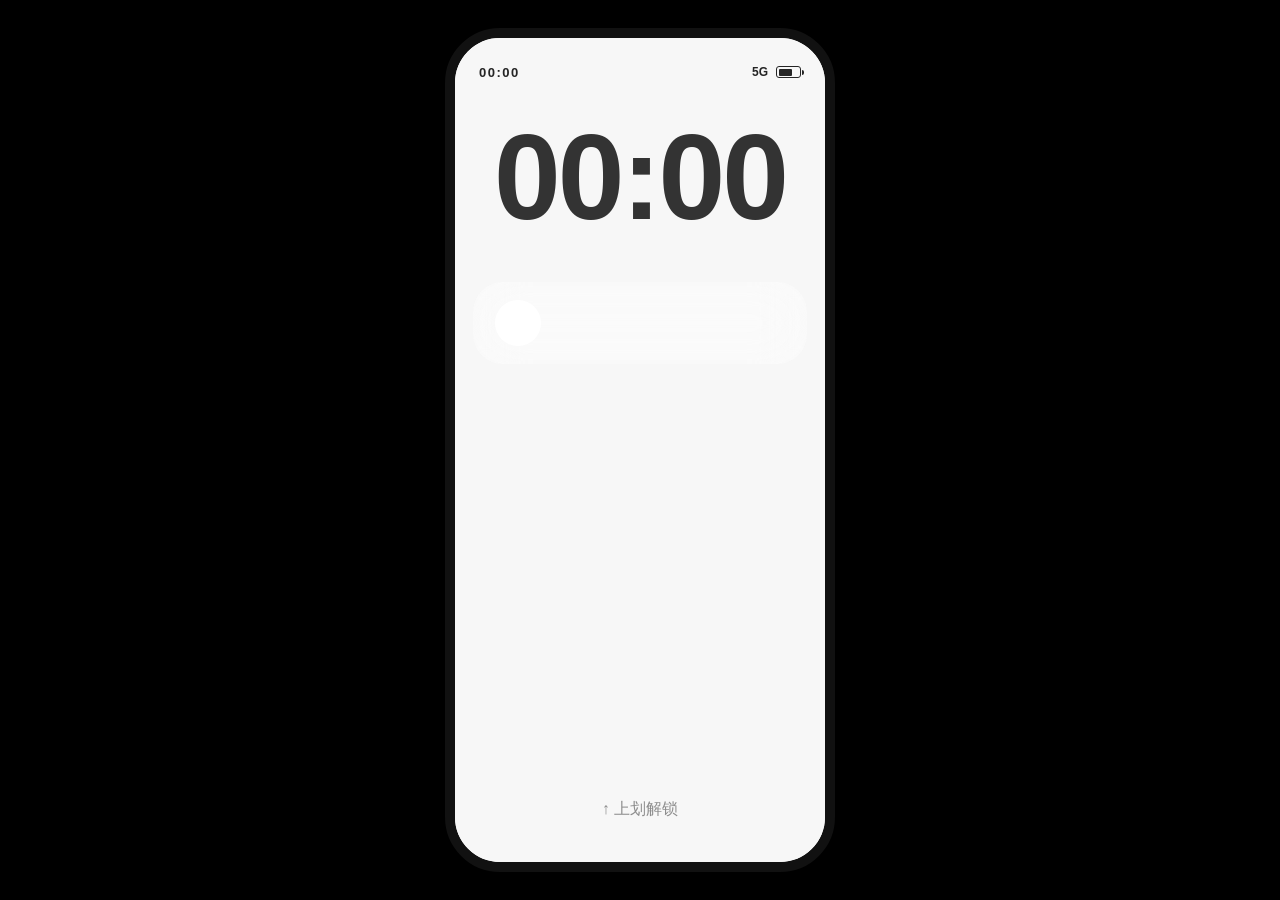
<file: refresh.html>
<!doctype html>
<html lang="zh-CN"><head><meta charset="utf-8"><meta name="viewport" content="width=device-width,initial-scale=1"><title>更新豹豹机</title></head>
<body style="font-family:-apple-system,sans-serif;padding:28px;line-height:1.7"><p>正在清理旧页面缓存……</p><script>
(async function(){
  try{
    if("serviceWorker" in navigator){
      const regs=await navigator.serviceWorker.getRegistrations();
      await Promise.all(regs.map(r=>r.unregister()));
    }
    if("caches" in window){
      const keys=await caches.keys();
      await Promise.all(keys.filter(k=>/^baobao-shell-/i.test(k)).map(k=>caches.delete(k)));
    }
  }catch(e){}
  location.replace("./?fresh=420");
})();
</script></body></html>
</file>
<file: app.css>
/* 豹豹机 286：从主 HTML 拆出的完整样式，顺序保持不变。 */
img{content-visibility:auto;}
.panel:not(.show),#chatDemo[style*="display: none"],#chatRoom[style*="display: none"]{contain:layout paint style;}

*{box-sizing:border-box;font-family:-apple-system,BlinkMacSystemFont,"SF Pro Display",sans-serif}
body{margin:0;width:100vw;height:100vh;background:#000;overflow:hidden;display:flex;align-items:center;justify-content:center;touch-action:none}
.phone{width:min(100vw,390px);height:min(100vh,844px);border:10px solid #111;border-radius:55px;overflow:hidden;position:relative;background:#fff;box-shadow:0 20px 60px rgba(0,0,0,.25)}
.screen{width:100%;height:100%;position:absolute;top:0;left:0;background-size:cover;background-position:center}
.lock{color:#333;text-align:center;padding-top:110px;z-index:2}
.lock .time{font-size:70px;font-weight:600}
.lock .date{font-size:18px;margin-top:10px}
.lock-card{margin:50px auto;background:rgba(255,255,255,.4);backdrop-filter:blur(25px);width:80%;padding:18px;border-radius:20px;display:flex;align-items:center;gap:14px;text-align:left}
.lock-avatar{width:46px;height:46px;border-radius:50%;background:#fff;display:flex;align-items:center;justify-content:center;font-size:22px;flex-shrink:0;overflow:hidden}
.unlock{position:absolute;bottom:45px;width:100%;font-size:15px;color:#555}
.desktop{color:#333}
.dynamic{position:absolute;top:18px;left:50%;transform:translateX(-50%);width:120px;height:32px;background:#000;border-radius:20px;z-index:3}
.time{text-align:center;font-size:62px;font-weight:600;padding-top:65px}
.date{text-align:center;font-size:17px;margin-bottom:6px}
.status{text-align:center;font-size:13px;color:#666;margin-bottom:14px}
.desk-scroll{padding:0 22px;height:100%;overflow:hidden;position:relative}
.widget{background:rgba(255,255,255,.45);backdrop-filter:blur(20px);border-radius:18px;padding:16px;margin:14px 0}
.avatar-box{display:flex;align-items:center;gap:15px}
.avatar-box .avatar,.avatar-box>div:last-child,.ins{cursor:pointer}
.avatar{width:68px;height:68px;border-radius:50%;background:#fff;display:flex;align-items:center;justify-content:center;font-size:32px;overflow:hidden}
.name{font-size:19px;font-weight:600}.small{font-size:13px;color:#777}
.ins{text-align:center;letter-spacing:2px;font-size:14px}
.pages-viewport{overflow:hidden;position:relative}
.pages-container{display:flex;width:100%;will-change:transform}
.apps-page{min-width:100%;display:grid;grid-template-columns:repeat(4,1fr);gap:22px 12px;margin-top:8px;padding-bottom:10px}
.app{text-align:center;font-size:12px;user-select:none;-webkit-user-select:none;touch-action:manipulation}
.icon{width:58px;height:58px;border-radius:16px;background:rgba(255,255,255,.6);display:flex;align-items:center;justify-content:center;font-size:28px;margin:auto;margin-bottom:5px;overflow:hidden}
.icon img,.avatar img,.app img{-webkit-touch-callout:none !important;-webkit-user-drag:none !important;pointer-events:none;user-select:none;-webkit-user-select:none}
.dots{display:flex;justify-content:center;gap:6px;margin-bottom:6px}
.dot{width:6px;height:6px;border-radius:50%;background:rgba(0,0,0,.25)}
.dot.active{background:rgba(0,0,0,.6)}
.dock{position:absolute;bottom:25px;left:50%;transform:translateX(-50%);width:88%;height:82px;border-radius:25px;background:rgba(255,255,255,.5);display:flex;justify-content:space-around;align-items:center;z-index:2}
.dock-icon{text-align:center;font-size:26px;line-height:22px}
.dock small{font-size:11px}
.home{position:absolute;bottom:8px;left:50%;transform:translateX(-50%);width:120px;height:5px;background:#111;border-radius:5px;z-index:4}
.hidden{display:none}

.panel{
position:absolute;inset:0;background-image:url('[data-uri]');background-size:cover;background-position:center;
padding:70px 25px 25px;display:none;z-index:5;color:#333;overflow-y:auto
}
/* textEdit 面板可能从 chat-demo（z-index:30）/ chat-room（z-index:40）内部打开，需要盖在它们上面 */
#textEdit{z-index:45}
/* chatSettingsPanel / dualAvatarPanel 从 chat-room（z-index:40）内部打开，同样需要盖在它上面 */
#chatSettingsPanel{z-index:60}
#dualAvatarPanel{z-index:61}
.panel h2{margin-top:0}
.panel .close-btn{position:absolute;top:22px;right:22px;font-size:22px;cursor:pointer}
.card{
background:rgba(255,255,255,.45);backdrop-filter:blur(25px);
border-radius:18px;padding:18px;margin:15px 0
}
.option{
background:rgba(255,255,255,.6);padding:14px;border-radius:14px;margin-top:10px;cursor:pointer;text-align:center
}
.upload-avatar-preview{width:70px;height:70px;border-radius:50%;background:#fff;margin:10px auto;display:flex;align-items:center;justify-content:center;font-size:30px;overflow:hidden}
.field-label{font-size:13px;color:#777;margin-bottom:6px}
input[type=text]{width:100%;padding:10px;border-radius:10px;border:1px solid #ddd;font-size:15px;margin-bottom:10px}
.btn{background:#333;color:#fff;padding:10px 18px;border-radius:12px;text-align:center;cursor:pointer;display:inline-block;font-size:14px}
.btn.secondary{background:rgba(255,255,255,.7);color:#333}
.hidden-input{display:none}

/* ===== iOS 风格设置页 ===== */
.panel.ios-settings{
  background:#f2f2f7;
  padding:60px 16px 30px;
  color:#1c1c1e;
}
.ios-back{
  position:absolute;top:20px;left:16px;font-size:30px;line-height:1;
  color:#1c1c1e;cursor:pointer;font-weight:400;
}
.ios-settings h1{
  font-size:32px;font-weight:800;margin:8px 0 16px;
}
.ios-search{
  display:flex;align-items:center;gap:8px;
  background:rgba(118,118,128,.12);border-radius:14px;
  padding:10px 14px;margin-bottom:18px;
}
.ios-search span{opacity:.6;font-size:15px}
.ios-search input{
  border:none;background:transparent;outline:none;
  font-size:15px;flex:1;color:#1c1c1e;
}
.ios-profile-card{
  display:flex;align-items:center;gap:14px;
  background:#fff;border-radius:18px;padding:16px;
  margin-bottom:18px;cursor:pointer;backdrop-filter:none;
}
.ios-profile-avatar{
  width:56px;height:56px;border-radius:50%;background:#f0f0f0;
  display:flex;align-items:center;justify-content:center;
  font-size:26px;overflow:hidden;flex-shrink:0;
}
.ios-profile-name{font-size:20px;font-weight:700}
.ios-profile-sub{font-size:13px;color:#8e8e93;margin-top:2px}
.ios-profile-card .ios-row-chevron{margin-left:auto}
.ios-group{
  background:#fff;border-radius:18px;overflow:hidden;margin-bottom:18px;
}
.ios-row{
  display:flex;align-items:center;gap:0;padding:14px 16px;
  border-bottom:1px solid rgba(60,60,67,.1);cursor:pointer;
}
.ios-group .ios-row:last-child{border-bottom:none}
.ios-row-icon{
  display:none;
}
.ios-row-label{font-size:16px;font-weight:600;flex:1}
.ios-row-desc{font-size:12px;color:#8e8e93;font-weight:400;margin-top:2px}
.ios-row-chevron{color:#c7c7cc;font-size:20px}
.ios-row-toggle{cursor:default}
.ios-switch{position:relative;display:inline-block;width:46px;height:27px;flex-shrink:0}
.ios-switch input{opacity:0;width:0;height:0;position:absolute}
.ios-switch-track{
  position:absolute;inset:0;background:#e5e5ea;border-radius:16px;
  transition:.2s;cursor:pointer;
}
.ios-switch-track::before{
  content:"";position:absolute;left:2px;top:2px;width:23px;height:23px;
  background:#fff;border-radius:50%;transition:.2s;box-shadow:0 2px 4px rgba(0,0,0,.2);
}
.ios-switch input:checked + .ios-switch-track{background:#34c759}
.ios-switch input:checked + .ios-switch-track::before{transform:translateX(19px)}

/* ===== 锁屏密码键盘 ===== */
.passcode-overlay{
  position:absolute;inset:0;background:rgba(20,20,20,.6);backdrop-filter:blur(8px);
  z-index:10;display:none;flex-direction:column;align-items:center;justify-content:center;color:#fff;
}
.passcode-overlay.show{display:flex}
.passcode-title{font-size:16px;margin-bottom:22px;opacity:.9}
.passcode-dots{display:flex;gap:18px;margin-bottom:34px}
.passcode-dot{width:13px;height:13px;border-radius:50%;border:1.5px solid #fff;background:transparent;transition:.15s}
.passcode-dot.filled{background:#fff}
.passcode-dot.error{border-color:#ff453a;background:#ff453a}
.passcode-keys{display:grid;grid-template-columns:repeat(3,78px);gap:22px}
.passcode-key{width:78px;height:78px;border-radius:50%;background:rgba(255,255,255,.14);
  display:flex;align-items:center;justify-content:center;font-size:24px;color:#fff;cursor:pointer;user-select:none}
.passcode-key:active{background:rgba(255,255,255,.3)}
.passcode-key.empty{visibility:hidden;cursor:default}
.passcode-cancel-key{font-size:18px;background:rgba(255,255,255,.14)}
.passcode-cancel{margin-top:34px;font-size:16px;opacity:.75;cursor:pointer}

/* ===== 聊天气泡 / 输入栏 ===== */
.chat-msgs{position:absolute;top:80px;left:15px;right:15px;bottom:150px;overflow-y:auto}
.bubble{background:#eee;color:#222;padding:10px 14px;border-radius:16px;margin:8px 0;
  max-width:55%;width:fit-content;font-size:14px;line-height:1.4;word-break:break-word}
.bubble.me{background:#ededf0;margin-left:auto}
.bubble.ai{background:#f2f2f2;box-shadow:none}
.bubble img{max-width:100%;border-radius:10px;display:block}
.bubble-speak{margin-left:8px;cursor:pointer;font-size:13px;opacity:.55}
.chat-input-bar{position:absolute;bottom:15px;left:15px;right:15px;display:flex;gap:8px;align-items:center}
.chat-input-bar input{flex:1;border:1px solid #ddd;border-radius:20px;padding:10px 16px;font-size:15px;outline:none}
.chat-send-btn{background:#333;color:#fff;border:none;border-radius:20px;padding:10px 18px;font-size:14px;cursor:pointer}

/* ===== 预设标签 / 次要按钮 ===== */
.option.secondary-option{background:rgba(255,255,255,.4);font-size:13px;padding:10px;margin-top:8px}
.preset-chip-wrap{display:flex;flex-wrap:wrap;margin-top:8px}
.preset-chip{
  display:inline-flex;align-items:center;gap:6px;
  background:rgba(255,255,255,.7);padding:6px 12px;border-radius:14px;
  font-size:13px;margin:3px 6px 3px 0;cursor:pointer;color:#333;
}
.preset-chip b{font-weight:400;opacity:.5;font-size:11px;padding:2px}

.chat-demo{position:absolute;inset:0;background:#f7f7f7;z-index:30;display:none;padding:55px 18px 20px}
.chat-top{display:flex;justify-content:space-between;font-size:24px;font-weight:700}
.chat-list-card{background:white;border-radius:18px;padding:15px;margin-top:20px}
.chat-row{padding:15px 0;border-bottom:1px solid #eee}
.chat-room{position:absolute;inset:0;background:white;z-index:40;display:none;padding:55px 15px}
.chat-head{display:flex;justify-content:space-between;font-weight:700;font-size:20px}.app-back{cursor:pointer;font-size:28px}
.tool-box{position:absolute;bottom:80px;left:15px;right:15px;background:white;border-radius:25px;padding:20px;display:grid;grid-template-columns:repeat(4,1fr);gap:20px}
.tool-item{text-align:center;font-size:13px}
.state-card{position:absolute;inset:70px 30px auto 30px;background:white;border-radius:22px;padding:20px;display:none;z-index:50}
.state-card-backdrop{position:absolute;inset:0;background:rgba(0,0,0,.15);z-index:49;display:none}
.state-card-close{position:absolute;top:12px;right:16px;font-size:22px;line-height:1;color:#999;cursor:pointer}
.state-line{display:flex;justify-content:space-between;margin:15px 0}

/* ===== 底部四栏 Tabbar (聊天/创建人设/朋友圈/我的) ===== */
.app-tab-content{position:absolute;top:55px;left:0;right:0;bottom:78px;overflow-y:auto;padding:0 18px}
.app-tabbar{position:absolute;left:0;right:0;bottom:0;height:78px;background:rgba(255,255,255,.92);
  backdrop-filter:blur(20px);display:flex;border-top:1px solid #eee;padding-bottom:14px;z-index:2}
.app-tabbar-item{flex:1;text-align:center;font-size:11px;color:#999;cursor:pointer;padding-top:10px}
.app-tabbar-item .tb-icon{font-size:22px;display:block;margin-bottom:2px}
.app-tabbar-item.active{color:#1c1c1e;font-weight:700}

/* 好友主页（Instagram 风格） */
.ig-profile-top{display:flex;align-items:center;gap:22px;margin-top:15px}
.ig-avatar{width:78px;height:78px;border-radius:50%;background:#eee;overflow:hidden;flex-shrink:0;
  display:flex;align-items:center;justify-content:center;font-size:34px}
.ig-avatar img{width:100%;height:100%;object-fit:cover}
.ig-stats{display:flex;flex:1;justify-content:space-around;text-align:center}
.ig-stats b{display:block;font-size:19px}
.ig-stats span{font-size:13px;color:#555}
.ig-handle{font-size:16px;font-weight:700;margin-top:14px}
.ig-btn-row{display:flex;gap:10px;margin-top:14px}
.ig-btn{flex:1;background:#eee;border-radius:10px;padding:10px;text-align:center;font-weight:700;cursor:pointer}
.ig-btn-add{width:44px;background:#eee;border-radius:10px;display:flex;align-items:center;justify-content:center;cursor:default}
.ig-search{display:flex;align-items:center;gap:8px;color:#999;margin-top:16px;font-size:14px}
.ig-moment-row{display:flex;justify-content:space-between;padding:14px 0;border-top:1px solid #eee;margin-top:10px}
.ig-moment-row small{color:#aaa}

/* 联系人 */
.contacts-head{font-size:30px;font-weight:800;margin-top:15px}
.tab-head-row{display:flex;align-items:center;gap:8px}
.tab-head-row .contacts-head{margin-top:0}
.tab-back-btn{font-size:28px;line-height:1;cursor:pointer;color:#1c1c1e;padding:6px 4px 6px 0}
.contacts-quickrow{display:grid;grid-template-columns:repeat(4,1fr);gap:8px;margin-top:20px}
.contacts-quick-item{text-align:center;font-size:13px;display:flex;flex-direction:column;align-items:center}
.contacts-quick-name{font-size:12px;color:#333;margin-top:6px;max-width:100%;min-height:15px;
  overflow:hidden;text-overflow:ellipsis;white-space:nowrap}
.contacts-quick-avatar{width:76px;height:76px;border-radius:50%;background:#eee;overflow:hidden;
  display:flex;align-items:center;justify-content:center;font-size:30px;flex-shrink:0}
.contacts-quick-avatar img{width:100%;height:100%;object-fit:cover}
.contacts-quick-avatar.persona-quick-avatar{cursor:pointer}
.contacts-add-circle{width:76px;height:76px;border-radius:50%;background:#eee;display:flex;
  align-items:center;justify-content:center;font-size:30px;cursor:pointer;flex-shrink:0}
.contacts-group-label{font-size:14px;color:#999;margin-top:22px}
.contacts-list-item{display:flex;align-items:center;gap:14px;background:white;border-radius:16px;
  padding:14px;margin-top:10px;cursor:pointer}
.contacts-list-avatar{width:48px;height:48px;border-radius:50%;background:#eee;overflow:hidden;flex-shrink:0;
  display:flex;align-items:center;justify-content:center;font-size:22px}
.contacts-list-avatar img{width:100%;height:100%;object-fit:cover}
.contacts-list-name{font-size:16px;color:#1c1c1e;font-weight:500;flex:1;overflow:hidden;text-overflow:ellipsis;white-space:nowrap}
.archive-contact-list{padding-bottom:20px}


/* 朋友圈 */
.discover-head{display:flex;justify-content:space-between;align-items:center;font-size:24px;font-weight:800;margin-top:15px}
.discover-post{margin-top:10px}
.discover-post-img{width:100%;border-radius:4px;display:block;position:relative}
.discover-post-img img{width:100%;display:block;border-radius:4px}
.discover-badge{position:absolute;right:12px;bottom:-22px;width:56px;height:56px;border-radius:12px;
  overflow:hidden;border:3px solid #fff;background:#eee}
.discover-badge img{width:100%;height:100%;object-fit:cover}
.discover-name{position:absolute;left:14px;bottom:26px;color:#fff;font-size:22px;font-weight:800;text-shadow:0 1px 6px rgba(0,0,0,.5)}
.discover-caption{margin-top:30px;color:#666;font-size:15px}

/* 我的 */
.me-card{display:flex;align-items:center;gap:16px;background:white;border-radius:18px;padding:18px;margin-top:18px;cursor:pointer}
.me-avatar{width:64px;height:64px;border-radius:50%;background:#eee;overflow:hidden;flex-shrink:0;
  display:flex;align-items:center;justify-content:center;font-size:28px}
.me-avatar img{width:100%;height:100%;object-fit:cover}
.me-name{font-size:22px;font-weight:800}
.me-id{font-size:13px;color:#999;margin-top:2px}

.page2-only{
  padding-top:0 !important;
  margin-top:0 !important;
  align-content:start;
}

/* v4.9 framework fixes */
.desktop.page-two-mode .desk-scroll > .date,
.desktop.page-two-mode .desk-scroll > .time,
.desktop.page-two-mode .desk-scroll > .status,
.desktop.page-two-mode .desk-scroll > .widget,
.desktop.page-two-mode .desk-scroll > .desktop-note{
  display:none;
}
.desktop.page-two-mode .pages-viewport{
  padding-top:95px;
}
.dynamic{
  pointer-events:none;
}
.desktop .time{
  padding-top:88px;
}

/* Chat new conversation style */
.chat-room .chat-msgs:empty{display:block}
.chat-room{background:#fff}

/* 私聊页头部头像 */
.chat-head-back{font-size:26px;width:26px;flex-shrink:0}
.chat-head-info{display:flex;align-items:center;gap:8px;flex:1;justify-content:center;overflow:hidden;min-width:0}
.chat-head-avatar{width:30px;height:30px;border-radius:50%;background:#eee;overflow:hidden;flex-shrink:0}
.chat-head-avatar img{width:100%;height:100%;object-fit:cover}
.chat-head-name{font-size:16px;font-weight:600;white-space:nowrap;overflow:hidden;text-overflow:ellipsis}
.chat-head-actions{display:flex;align-items:center;gap:14px;flex-shrink:0}
.chat-head-icon-btn{font-size:22px;line-height:1;color:#333;cursor:pointer;width:24px;text-align:center;flex-shrink:0}
.msg-time{text-align:center;font-size:11px;color:#bbb;margin:10px 0 2px}
.chat-tool-btn{width:26px;height:26px;display:flex;align-items:center;justify-content:center;color:#333;flex-shrink:0;cursor:pointer}
.chat-reply-btn{width:34px;height:34px;border-radius:50%;background:#eee;display:flex;align-items:center;justify-content:center;
  font-size:18px;color:#333;cursor:pointer;flex-shrink:0;transition:transform .3s}
.chat-reply-btn.loading{animation:chatReplySpin 1s linear infinite}

/* ===== 心声面板：随人设变化的资料卡弹层（仅私聊内） ===== */
.inner-voice-overlay{
  position:absolute;inset:0;z-index:50;display:none;
  align-items:center;justify-content:center;
  background:rgba(20,20,20,.45);backdrop-filter:blur(10px);
  padding:40px 20px;
}
.inner-voice-overlay.show{display:flex}
.inner-voice-card{
  width:100%;max-width:420px;max-height:100%;overflow-y:auto;
  background:#fff;border-radius:22px;padding:34px 22px 26px;
  text-align:center;box-shadow:0 20px 50px rgba(0,0,0,.3);
}
.inner-voice-avatar{
  width:96px;height:96px;border-radius:50%;background:#eee;margin:0 auto 18px;
  overflow:hidden;display:flex;align-items:center;justify-content:center;font-size:40px;
}
.inner-voice-avatar img{width:100%;height:100%;object-fit:cover}
.inner-voice-follow-btn{
  display:inline-block;background:#1c1c1e;color:#fff;font-size:14px;
  padding:8px 26px;border-radius:20px;cursor:pointer;margin-bottom:22px;user-select:none;
}
.inner-voice-follow-btn.followed{background:#c7c7cc;color:#1c1c1e}
.inner-voice-section-label{font-size:12px;color:#bbb;letter-spacing:1px;margin:18px 0 8px}
.inner-voice-title{font-size:20px;font-weight:700;color:#1c1c1e;margin-bottom:6px}
.inner-voice-tags{font-size:13px;color:#999;margin-bottom:14px}
.inner-voice-quote{font-size:15px;color:#333;font-weight:600;margin-bottom:14px;line-height:1.6}
.inner-voice-body{font-size:14px;color:#555;line-height:1.8;margin-bottom:6px;text-align:left}
.inner-voice-other-line{font-size:14px;color:#555;margin-bottom:6px}
.inner-voice-sign{font-size:13px;color:#999;margin-bottom:16px}
.inner-voice-divider{border:none;border-top:1px dashed #ddd;margin:16px 0}
.inner-voice-final{font-size:14px;color:#555;line-height:1.8;text-align:left}
.inner-voice-row:empty{display:none}
.chat-head-icon-btn.iv-loading{animation:ivPulse 1s ease-in-out infinite}
@keyframes ivPulse{0%,100%{opacity:1}50%{opacity:.35}}
@keyframes chatReplySpin{from{transform:rotate(0)}to{transform:rotate(360deg)}}

/* 私聊气泡双方头像 */
.msg-row{display:flex;align-items:flex-end;gap:8px;margin:8px 0}
.msg-row.me{flex-direction:row-reverse}
.msg-row .msg-avatar{width:30px;height:30px;border-radius:50%;background:#eee;overflow:hidden;flex-shrink:0}
.msg-row .msg-avatar img{width:100%;height:100%;object-fit:cover}
.msg-row .bubble{margin:0}

/* Chat 首页：聊天列表缓存 */
.chat-recent-list{margin-top:6px}
.chat-recent-item{display:flex;align-items:center;gap:12px;background:#fff;border-radius:16px;padding:12px 14px;margin-top:10px;cursor:pointer}
.chat-recent-avatar{width:48px;height:48px;border-radius:50%;background:#eee;overflow:hidden;flex-shrink:0;display:flex;align-items:center;justify-content:center;font-size:20px}
.chat-recent-avatar img{width:100%;height:100%;object-fit:cover}
.chat-recent-info{flex:1;min-width:0}
.chat-recent-name{font-size:15px;font-weight:700;color:#1c1c1e}
.chat-recent-last{font-size:13px;color:#999;margin-top:2px;white-space:nowrap;overflow:hidden;text-overflow:ellipsis}
.chat-recent-empty{font-size:13px;color:#bbb;text-align:center;padding:30px 0}

html, body {
  overscroll-behavior: none;
  touch-action: manipulation;
  -webkit-user-select: none;
}
button, .back-btn, [onclick] {
  touch-action: manipulation;
  -webkit-tap-highlight-color: transparent;
}

html, body, .phone, .screen, #chatRoom{max-width:100%;overflow-x:hidden !important;}
#chatRoom .chat-msgs{
  overflow-y:auto !important;
  overflow-x:hidden !important;
  overscroll-behavior-x:none !important;
  touch-action:pan-y !important;
  -webkit-overflow-scrolling:touch;
}
#chatRoom .msg-row,
#chatRoom .msg-content-wrap,
#chatRoom .bubble,
#chatRoom .msg-recalled-original,
#chatRoom .bb-auto-card,
#chatRoom .bb-transfer-card,
#chatRoom .bb-ar-memory-card,
#chatRoom .bb-html-card-host,
#chatRoom .bb-msg-quote,
#chatRoom .bb-msg-quote-text{
  max-width:100% !important;
  min-width:0 !important;
  box-sizing:border-box;
  overflow-wrap:anywhere !important;
  word-break:break-word !important;
}
#chatRoom .msg-row{width:100%;overflow:hidden;}
#chatRoom #chatMsgs img{max-width:100%;height:auto;display:block;}

/* 锁屏全屏自适应 */
.phone.fullscreen-mode .lock .time,
body.fullscreen-mode .lock .time {
  font-size: clamp(70px, 11vw, 110px);
}

.phone.fullscreen-mode .lock .date,
body.fullscreen-mode .lock .date {
  font-size: clamp(18px, 2.5vw, 26px);
}

.phone.fullscreen-mode .lock-card,
body.fullscreen-mode .lock-card {
  width: min(80%, 520px);
  padding: 26px;
  border-radius: 28px;
  gap: 22px;
}

.phone.fullscreen-mode .lock-avatar,
body.fullscreen-mode .lock-avatar {
  width: 72px;
  height: 72px;
  font-size: 32px;
}

.phone.fullscreen-mode .unlock,
body.fullscreen-mode .unlock {
  bottom: 65px;
  font-size: 18px;
}

/* 小手机锁屏优化 */
.lock .time {
  font-size: clamp(86px, 22vw, 120px) !important;
  font-weight: 800;
  letter-spacing: -3px;
}

.lock .date {
  margin-top: -8px;
  font-size: 20px !important;
  font-weight: 600;
}

.lock-card {
  width: calc(100% - 36px) !important;
  margin-left: auto;
  margin-right: auto;
  border-radius: 30px !important;
  padding: 18px 22px !important;
  min-height: 78px;
}

.unlock {
  bottom: 42px !important;
  font-size: 16px !important;
  opacity: .65;
}

/* 去掉上下浮动感 */
.lock-card {
  transform: none !important;
}

/* Chat首页升级为p2微信个人主页布局 */
.wechat-profile-card{
 background:#fff;border-radius:20px;padding:18px;margin-top:20px;
 box-shadow:0 2px 8px rgba(0,0,0,.04);
}
.wechat-avatar{
 width:82px;height:82px;border-radius:50%;background:#eee;
 display:flex;align-items:center;justify-content:center;font-size:42px;
 margin-bottom:12px;cursor:pointer;
}
.wechat-stats{display:flex;justify-content:space-around;text-align:center;margin-top:-70px;margin-left:100px;margin-bottom:25px}
.wechat-stats b{display:block;font-size:22px}
.wechat-stats span{font-size:13px;color:#777}
.wechat-id{font-weight:700;font-size:17px;margin:8px 0}
.wechat-actions{display:flex;gap:10px}
.wechat-actions div{
 flex:1;background:#f1f1f1;border-radius:12px;padding:11px;
 text-align:center;font-weight:700;cursor:pointer
}
.wechat-search{margin-top:16px;color:#999;background:#f7f7f7;border-radius:12px;padding:10px}
.wechat-list{margin-top:18px}

.desktop-note{
 text-align:center;
 font-size:14px;
 letter-spacing:2px;
 color:#666;
 line-height:1.8;
 margin:8px auto 18px;
 cursor:pointer;
 padding:4px 10px;
}

/* Memory Board 大组件：第二页照片组件在App上方，接近拍立得卡片效果 */
.photo-widget{
 display:none;
 padding:20px 10px 0;
 margin-top:0;
}
.desktop.page-two-mode .photo-widget{display:block;}

.desktop.page-two-mode .pages-viewport{
 order:2;
}
.desktop.page-two-mode .photo-widget{
 order:1;
}

.photo-widget-title{
 font-size:15px;
 letter-spacing:4px;
 color:#777;
 margin:0 0 14px 8px;
}

.photo-widget-grid{
 display:flex;
 gap:12px;
 justify-content:center;
 align-items:flex-start;
}

.photo-slot{
 width:32.5%;
 height:125px;
 background:rgba(255,255,255,.88);
 border-radius:8px;
 padding:6px 6px 24px;
 display:flex;
 align-items:center;
 justify-content:center;
 flex-direction:column;
 color:#999;
 overflow:hidden;
 cursor:pointer;
 box-shadow:0 8px 20px rgba(0,0,0,.08);
 position:relative;
}

.photo-slot:nth-child(1){transform:rotate(-5deg);}
.photo-slot:nth-child(2){transform:translateY(10px);}
.photo-slot:nth-child(3){transform:rotate(5deg);}

.photo-slot:after{
 content:"MEMORY";
 position:absolute;
 bottom:8px;
 left:10px;
 font-size:8px;
 letter-spacing:2px;
 color:#777;
}

.photo-slot img{
 width:100%;
 height:100%;
 object-fit:cover;
 border-radius:4px;
}

.photo-slot span{
 display:none;
}

/* 第二页布局：组件在上，APP区域在下 */
.desktop.page-two-mode .desk-scroll{
 display:flex;
 flex-direction:column;
 padding-top:70px;
}
.desktop.page-two-mode .pages-viewport{
 margin-top:15px;
}
.desktop.page-two-mode .dots{
 margin-top:15px;
}

/* Memory卡片顶部装饰升级：参考装饰搜索栏风格 */
.photo-slot:before{
 content:"";
 position:absolute;
 top:-12px;
 width:52px;
 height:18px;
 background:rgba(255,255,255,.65);
 border:1px solid rgba(0,0,0,.05);
 transform:rotate(-4deg);
 z-index:2;
}
.photo-slot:nth-child(1):before{left:18px;}
.photo-slot:nth-child(2):before{left:50%;transform:translateX(-50%) rotate(3deg);}
.photo-slot:nth-child(3):before{right:18px;transform:rotate(5deg);}

.photo-slot:global{position:relative;}

.photo-widget{
 position:relative;
}
.photo-widget:after{
 content:"    ";
 position:absolute;
 right:18px;
 top:-6px;
 font-size:18px;
 letter-spacing:8px;
 color:rgba(255,255,255,.75);
 pointer-events:none;
}

.photo-slot:hover{
 transform:translateY(-4px) rotate(0deg);
 transition:.25s;
}


/* Memory Board 顶部胶囊装饰 */
.memory-top-pill{
  width:86%;
  height:58px;
  margin:0 auto 18px;
  border-radius:32px;
  background:rgba(255,255,255,.42);
  backdrop-filter:blur(18px);
  display:flex;
  align-items:center;
  padding:8px;
  box-shadow:0 8px 25px rgba(0,0,0,.08);
}
.memory-top-avatar{
  width:42px;
  height:42px;
  border-radius:50%;
  background:white;
  overflow:hidden;
  display:flex;
  align-items:center;
  justify-content:center;
  font-size:22px;
  flex-shrink:0;
}
.memory-top-avatar img{
  width:100%;
  height:100%;
  object-fit:cover;
}
.memory-top-text{
  flex:1;
  text-align:center;
  font-size:13px;
  letter-spacing:2px;
  color:#777;
}
.memory-top-pill::after{
  content:"";
  margin-right:14px;
  color:#aaa;
}

/* ===== 人设创建/编辑面板：EDITING ARCHIVE 情报档案风格 ===== */
.archive-panel{background:#eef0f3;background-image:none;padding:70px 16px 40px;z-index:60;color:#1c1c1e}
.archive-back{position:absolute;top:26px;left:20px;font-size:30px;line-height:1;cursor:pointer;color:#1c1c1e;z-index:2}
.archive-card{background:#fff;border-radius:22px;padding:22px;position:relative;box-shadow:0 10px 30px rgba(0,0,0,.08)}
.archive-card-head{display:flex;justify-content:space-between;align-items:flex-start;margin-bottom:18px}
.archive-title{font-size:25px;font-weight:800;letter-spacing:.5px}
.archive-subtitle{font-size:11px;letter-spacing:2px;color:#8e8e93;margin-top:2px}
.archive-id-wrap{position:relative;text-align:right}
.archive-id-badge{background:#1c1c1e;color:#fff;font-size:11px;padding:5px 10px;border-radius:6px;display:inline-block}
.archive-stamp{position:absolute;top:20px;right:-4px;border:2px solid #e0463c;color:#e0463c;font-weight:800;font-size:12px;letter-spacing:1px;padding:2px 8px;transform:rotate(8deg);border-radius:4px;background:rgba(224,70,60,.05);white-space:nowrap}
.archive-photo-row{display:flex;gap:14px;border-top:1px solid #eee;padding-top:16px}
.archive-photo-box{width:90px;height:112px;flex-shrink:0;background:#3a3d42;border-radius:8px;display:flex;flex-direction:column;align-items:center;justify-content:center;color:#cfd2d6;cursor:pointer;text-align:center;overflow:hidden}
.archive-photo-box img{width:100%;height:100%;object-fit:cover}
.archive-photo-icon{font-size:22px;margin-bottom:6px}
.archive-photo-text{font-size:11px}
.archive-name-wrap{flex:1;display:flex;flex-direction:column;align-items:center;justify-content:center;text-align:center}
.archive-field-caption{font-size:11px;letter-spacing:1px;color:#9a9a9e;text-transform:uppercase;margin-bottom:8px}
.archive-name-input{width:100%;border:1.5px dashed #cfd2d6;border-radius:10px;padding:14px 10px;font-size:21px;font-weight:700;text-align:center;background:#fafafa;outline:none}
.archive-imgurl-btn{display:inline-block;background:#1c1c1e;color:#fff;font-size:12px;padding:6px 14px;border-radius:16px;margin-top:10px;cursor:pointer}
.archive-import-btn{display:inline-block;background:rgba(0,0,0,.06);color:#1c1c1e;font-size:12px;padding:6px 14px;border-radius:16px;margin-top:10px;margin-left:10px;cursor:pointer}
.archive-import-file-btn{
  position:relative;
  overflow:hidden;
  vertical-align:middle;
  user-select:none;
  -webkit-user-select:none;
}
.archive-import-file-btn input[type=file]{
  position:absolute;
  inset:0;
  width:100%;
  height:100%;
  opacity:0;
  cursor:pointer;
  font-size:0 !important;
  margin:0 !important;
  padding:0 !important;
  border:0 !important;
}

.archive-meta-row{display:flex;margin-top:14px;padding-top:10px;border-top:1px solid #eee}
.archive-meta-col{flex:1;text-align:center;border-right:1px solid #eee;min-width:0;padding:0 3px}
.archive-meta-col:last-child{border-right:none}
.archive-meta-label{font-size:9px;letter-spacing:1px;color:#9a9a9e;margin-bottom:4px}
.archive-meta-value{font-size:11px;font-weight:700;white-space:nowrap;overflow:hidden;text-overflow:ellipsis;letter-spacing:-.3px}
.archive-tags-row{display:flex;gap:16px;margin-top:18px}
.archive-tags-col{flex:1.4;min-width:0}
.archive-timezone-col{flex:1;min-width:0}
.archive-tag-input-row{display:flex;gap:8px}
.archive-dashed-input{flex:1;border:1.5px dashed #d5d5da;border-radius:10px;padding:10px;font-size:13px;background:#fafafa;outline:none;width:100%}
.archive-add-btn{background:#6b5a3e;color:#fff;font-size:12px;font-weight:700;padding:0 16px;border-radius:10px;display:flex;align-items:center;cursor:pointer}
.archive-tag-list{display:flex;flex-wrap:wrap;gap:6px;margin-top:8px}
.archive-tag-chip{background:#f0f0f2;border-radius:12px;padding:4px 10px;font-size:12px;display:inline-flex;align-items:center;gap:6px}
.archive-tag-chip span{cursor:pointer;opacity:.5}
.archive-section-label{display:inline-block;background:#2b2d31;color:#fff;font-size:11px;font-weight:700;letter-spacing:1px;padding:6px 12px;border-radius:8px;margin:22px 0 12px}
.archive-textarea{width:100%;min-height:110px;border:1.5px dashed #d5d5da;border-radius:12px;padding:14px;font-size:14px;background:#fafafa;outline:none;resize:vertical;line-height:1.5;font-family:inherit}
.archive-divider{border-top:1px dashed #ddd;margin:22px 0 0}
.archive-brief-head{display:flex;align-items:center;justify-content:space-between;margin-top:22px;flex-wrap:wrap;gap:8px}
.archive-brief-head .archive-section-label{margin:0}
.archive-ai-btn{background:#1c1c1e;color:#fff;font-size:12px;font-weight:700;padding:7px 14px;border-radius:16px;cursor:pointer}
.archive-brief-desc{font-size:12px;color:#9a9a9e;margin:8px 0 10px}
.archive-save-row{text-align:center;margin-top:26px}
.archive-delete-row{text-align:center;margin-top:10px}
.archive-delete-btn{display:inline-block;color:#e0463c;font-size:13px;cursor:pointer}
.archive-contact-list{margin-top:18px}
.archive-contact-row{display:flex;align-items:center;gap:12px;background:rgba(255,255,255,.55);border-radius:16px;padding:12px 14px;margin-bottom:10px;cursor:pointer}
.archive-contact-avatar{width:44px;height:44px;border-radius:50%;background:#3a3d42;flex-shrink:0;overflow:hidden;display:flex;align-items:center;justify-content:center;color:#cfd2d6;font-size:18px}
.archive-contact-avatar img{width:100%;height:100%;object-fit:cover}
.archive-contact-name{font-weight:700;font-size:15px}
.archive-contact-sub{font-size:12px;color:#888;margin-top:2px}


/* Chat + 菜单 */
.chat-plus-menu{
 position:absolute;top:115px;right:18px;background:white;border-radius:18px;
 padding:10px;box-shadow:0 10px 30px rgba(0,0,0,.15);z-index:70;display:none;width:150px;
}
.chat-plus-menu div{padding:14px 10px;border-bottom:1px solid #eee;cursor:pointer}
.chat-plus-menu div:last-child{border-bottom:none}
.persona-select-panel{
 position:absolute;inset:0;background:#f7f7f7;z-index:80;display:none;padding:55px 18px;
}
<style>
/* 空白私聊页 ins 风格 */
.chat-room{background:#fafafa !important;}
.chat-room .chat-head{height:45px;align-items:center;font-size:20px;}
.chat-room .chat-msgs{top:80px;}
.chat-room .bubble{background:#eeeeee !important;color:#333;border-radius:14px;padding:8px 12px;max-width:55%;font-size:14px;box-shadow:none;}
.chat-room .bubble.me{background:#e9e9e9 !important;}
.chat-room .bubble.ai{background:#f3f3f3 !important;}

html,body{
 -webkit-text-size-adjust:100%;
 text-size-adjust:100%;
 overscroll-behavior:none;
 touch-action:manipulation;
}
input,textarea,select{font-size:16px !important;}

/* 桌面底栏位置修复 */
.desktop .dock{
  bottom:auto !important;
}

/* 防止桌面内容把底栏顶出屏幕 */
.desktop .desk-scroll{
  height:calc(100% - 150px) !important;
}

/* 图标区域整体上移一点 */
.desktop .pages-viewport{
  margin-bottom:20px;
}

/* 保留底部横条 */
.desktop .home{
  bottom:18px !important;
}

/* 整体页面上移：移动整个页面层，不单独调整里面组件 */
#desktop,
#chatDemo,
#chatRoom,
#personaSelectPanel,
#friendSearchPanel{
  transform:none !important;
}

/* 私聊页面优化：头像、昵称、气泡、返回键 */
.chat-room .chat-head{
  height:56px !important;
  align-items:center !important;
  font-size:20px !important;
}

.chat-room .chat-head .app-back{
  font-size:30px !important;
  width:34px;
}

/* 隐藏可能重复的返回按钮 */
.chat-room .app-back + .app-back{
  display:none !important;
}

.chat-head-avatar{
  width:42px !important;
  height:42px !important;
}

.chat-head-name{
  font-size:19px !important;
  font-weight:700 !important;
}

.chat-room .chat-msgs{
  top:95px !important;
}

.msg-row .msg-avatar{
  width:40px !important;
  height:40px !important;
}

.chat-room .bubble{
  padding:12px 16px !important;
  border-radius:18px !important;
  max-width:68% !important;
  font-size:16px !important;
  line-height:1.5 !important;
}

.chat-room .bubble.me{
  background:#ededf0 !important;
}

.chat-room .bubble.ai{
  background:#f3f3f3 !important;
}

/* ===== 最终修复：底部栏整体下移并缩短高度 ===== */
#chatDemo .app-tabbar{
  bottom:0 !important;
  height:58px !important;
  padding-bottom:calc(6px + env(safe-area-inset-bottom)) !important;
  padding-top:2px !important;
  align-items:center !important;
}
#chatDemo .app-tabbar-item{
  padding-top:4px !important;
  line-height:1.1 !important;
  display:flex !important;
  align-items:center !important;
  justify-content:center !important;
  height:100% !important;
}
#chatDemo .app-tab-content{
  bottom:calc(58px + env(safe-area-inset-bottom)) !important;
}

/* 私聊页：只保留一个返回键，顶部集中，右侧按钮缩小 */
#chatRoom .chat-head{
  padding-top:0 !important;
  height:48px !important;
  align-items:center !important;
}
#chatRoom .chat-head-back,
#chatRoom .chat-head .app-back{
  font-size:24px !important;
  width:28px !important;
  min-width:28px !important;
}
#chatRoom .chat-head > .app-back:first-child{
  display:none !important;
}
#chatRoom .chat-head-info{
  gap:7px !important;
  justify-content:center !important;
}
#chatRoom .chat-head-avatar{
  width:34px !important;
  height:34px !important;
}
#chatRoom .chat-head-name{
  font-size:17px !important;
}
#chatRoom .chat-head-actions{
  gap:8px !important;
}
#chatRoom .chat-head-icon-btn{
  width:20px !important;
  font-size:18px !important;
}

/* 私聊输入区整体靠近底部，不悬空 */
#chatRoom .chat-input-bar{
  bottom:calc(8px + env(safe-area-inset-bottom)) !important;
}
#chatRoom .chat-msgs{
  bottom:calc(86px + env(safe-area-inset-bottom)) !important;
}

/* 强制修复：Chat 底栏白框整体贴底并缩短 */
#chatDemo{
  overflow:hidden !important;
}
#chatDemo .app-tabbar{
  position:absolute !important;
  left:0 !important;
  right:0 !important;
  bottom:0 !important;
  top:auto !important;
  height:44px !important;
  min-height:44px !important;
  max-height:44px !important;
  padding:0 0 max(2px, env(safe-area-inset-bottom)) !important;
  margin:0 !important;
  transform:translateY(0) !important;
  display:flex !important;
  align-items:flex-start !important;
  border-top:1px solid #eee !important;
  background:#fff !important;
}
#chatDemo .app-tabbar-item{
  height:44px !important;
  min-height:44px !important;
  max-height:44px !important;
  padding:8px 0 0 !important;
  margin:0 !important;
  line-height:1 !important;
  display:flex !important;
  align-items:flex-start !important;
  justify-content:center !important;
  font-size:11px !important;
}
#chatDemo .app-tabbar-item .tb-icon{
  display:none !important;
}
#chatDemo .app-tab-content{
  bottom:44px !important;
}

/* 私聊页保持底部输入栏贴底 */
#chatRoom .chat-input-bar{
  bottom:max(4px, env(safe-area-inset-bottom)) !important;
}
#chatRoom .chat-msgs{
  bottom:78px !important;
}

/* Chat 首页主体轻微上移一点，底栏位置保持不变 */
#chatDemo .app-tab-content{
  top:45px !important;
}

/* 只删除桌面底栏下面的黑色横条，不影响锁屏与 Chat */
#desktop .home{
  display:none !important;
}

/* Chat：整条底栏从最底边抬高一点点，白框和文字一起移动 */
#chatDemo .app-tabbar{
  position:absolute !important;
  left:0 !important;
  right:0 !important;
  top:auto !important;
  bottom:10px !important;
  height:46px !important;
  min-height:46px !important;
  max-height:46px !important;
  padding:0 !important;
  margin:0 !important;
  transform:none !important;
  display:flex !important;
  align-items:center !important;
  background:#fff !important;
  border-top:1px solid #eee !important;
}
#chatDemo .app-tabbar-item{
  height:46px !important;
  min-height:46px !important;
  max-height:46px !important;
  padding:0 !important;
  margin:0 !important;
  display:flex !important;
  align-items:center !important;
  justify-content:center !important;
  line-height:1 !important;
}
#chatDemo .app-tab-content{
  bottom:56px !important;
}

/* 桌面：Dock 真正下移，缩小 Dock 下方空白；网页自带黑条保持隐藏 */
#desktop .dock{
  bottom:106px !important;
  height:76px !important;
  width:88% !important;
  transform:translateX(-50%) !important;
}
#desktop .home{
  display:none !important;
}
#desktop .desk-scroll{
  padding-bottom:20px !important;
}

/* 桌面 Dock 最终位置：明显抬高，避免贴住或被底边裁切；Chat 不受影响 */
#desktop .dock{
  bottom:106px !important;
  height:76px !important;
  width:88% !important;
  transform:translateX(-50%) !important;
}
#desktop .home{
  display:none !important;
}

/* Dock：保持适中高度，图标在上，文字靠近白框底边 */
#desktop .dock{
  height:84px !important;
  border-radius:28px !important;
  padding:8px 10px 6px !important;
  align-items:stretch !important;
}
#desktop .dock-icon{
  flex:1 !important;
  height:100% !important;
  display:flex !important;
  flex-direction:column !important;
  align-items:center !important;
  justify-content:flex-start !important;
  line-height:1 !important;
  padding-top:4px !important;
}
#desktop .dock-symbol{
  width:34px !important;
  height:34px !important;
  display:flex !important;
  align-items:center !important;
  justify-content:center !important;
}
#desktop .dock-symbol svg{
  width:29px !important;
  height:29px !important;
  fill:none !important;
  stroke:#292929 !important;
  stroke-width:1.65 !important;
  stroke-linecap:round !important;
  stroke-linejoin:round !important;
}
#desktop .dock small{
  margin-top:auto !important;
  margin-bottom:1px !important;
  font-size:11px !important;
  line-height:13px !important;
  color:#292929 !important;
}
/* 第一页图标：Ins 风黑白极简线条 */
#desktop .apps-page:first-child .icon{
  background:rgba(255,255,255,.72) !important;
  border:1px solid rgba(255,255,255,.55) !important;
  box-shadow:0 7px 18px rgba(0,0,0,.035) !important;
}
#desktop .apps-page:first-child .icon svg{
  width:30px;height:30px;fill:none;stroke:#2d2d2d;stroke-width:1.55;
  stroke-linecap:round;stroke-linejoin:round;
}

/* 小手机内部状态栏：保留真实系统状态栏，同时在豹豹机内部显示一条简约状态栏 */
.mini-phone-statusbar{
  position:absolute;
  top:20px;
  left:24px;
  right:24px;
  height:28px;
  display:flex;
  align-items:center;
  justify-content:space-between;
  color:#252525;
  z-index:3;
  pointer-events:none;
  font-size:13px;
  font-weight:600;
  letter-spacing:1.5px;
}
.mini-phone-statusbar .mini-status-time{
  min-width:52px;
  font-variant-numeric:tabular-nums;
}
.mini-phone-statusbar .mini-status-right{
  display:flex;
  align-items:center;
  gap:8px;
}
.mini-phone-statusbar .mini-signal{
  font-size:12px;
  letter-spacing:0;
}
.mini-phone-statusbar .mini-battery{
  width:25px;
  height:12px;
  border:1.6px solid currentColor;
  border-radius:3px;
  position:relative;
  padding:1.5px;
}
.mini-phone-statusbar .mini-battery::after{
  content:"";
  position:absolute;
  right:-3.5px;
  top:3px;
  width:2px;
  height:5px;
  border-radius:0 2px 2px 0;
  background:currentColor;
}
.mini-phone-statusbar .mini-battery-level{
  display:block;
  width:65%;
  height:100%;
  border-radius:1px;
  background:currentColor;
}
.mini-phone-statusbar.is-hidden{
  display:none !important;
}
/* 灵动岛开启时，状态栏文字分别留在左右两侧 */
.dynamic + .mini-phone-statusbar{
  top:20px;
}
/* 第二页仍保持状态栏可见 */
#desktop.page-two-mode .mini-phone-statusbar{
  display:flex;
}

/* 豹豹机应用内消息横幅 */
.baobao-message-banner{
  position:fixed;
  top:max(14px, env(safe-area-inset-top));
  left:14px;
  right:14px;
  z-index:9999;
  min-height:72px;
  padding:11px 14px;
  border-radius:22px;
  background:rgba(248,248,250,.92);
  backdrop-filter:blur(24px) saturate(160%);
  -webkit-backdrop-filter:blur(24px) saturate(160%);
  box-shadow:0 12px 34px rgba(0,0,0,.18);
  border:1px solid rgba(255,255,255,.55);
  display:flex;
  align-items:center;
  gap:11px;
  transform:translateY(-130%);
  opacity:0;
  pointer-events:none;
  transition:transform .32s cubic-bezier(.22,.8,.24,1), opacity .24s ease;
  touch-action:pan-y;
}
.baobao-message-banner.show{
  transform:translateY(0);
  opacity:1;
  pointer-events:auto;
}
.baobao-message-banner-avatar{
  width:44px;
  height:44px;
  border-radius:50%;
  background:#e7e7ea;
  overflow:hidden;
  flex-shrink:0;
  display:flex;
  align-items:center;
  justify-content:center;
  font-size:20px;
  color:#555;
}
.baobao-message-banner-avatar img{
  width:100%;
  height:100%;
  object-fit:cover;
}
.baobao-message-banner-main{
  min-width:0;
  flex:1;
}
.baobao-message-banner-head{
  display:flex;
  align-items:center;
  gap:8px;
  margin-bottom:3px;
}
.baobao-message-banner-name{
  font-size:14px;
  font-weight:750;
  color:#1c1c1e;
  max-width:70%;
  white-space:nowrap;
  overflow:hidden;
  text-overflow:ellipsis;
}
.baobao-message-banner-time{
  margin-left:auto;
  font-size:11px;
  color:#999;
}
.baobao-message-banner-text{
  font-size:13px;
  color:#555;
  line-height:1.35;
  white-space:nowrap;
  overflow:hidden;
  text-overflow:ellipsis;
}
.baobao-message-banner-count{
  display:none;
  min-width:20px;
  height:20px;
  padding:0 6px;
  border-radius:10px;
  align-items:center;
  justify-content:center;
  background:#1c1c1e;
  color:#fff;
  font-size:11px;
  font-weight:700;
}
.baobao-message-banner.has-count .baobao-message-banner-count{
  display:flex;
}

/* 私聊顶部：线稿爱心心声入口（非 Emoji） */
#chatRoom .chat-head-actions{
  gap:13px !important;
}
#chatRoom .inner-voice-heart-btn{
  position:relative;
  width:25px !important;
  height:25px;
  display:flex;
  align-items:center;
  justify-content:center;
  padding:0;
}
#chatRoom .inner-voice-heart-svg{
  width:22px;
  height:22px;
  display:block;
  fill:none;
  stroke:currentColor;
  stroke-width:1.8;
  stroke-linecap:round;
  stroke-linejoin:round;
  transition:transform .18s ease, fill .18s ease;
}
#chatRoom .inner-voice-heart-btn:active .inner-voice-heart-svg{
  transform:scale(.86);
}
#chatRoom .inner-voice-heart-btn.has-new-voice .inner-voice-heart-svg{
  fill:rgba(35,35,35,.10);
}
#chatRoom .inner-voice-new-dot{
  display:none;
  position:absolute;
  width:6px;
  height:6px;
  border-radius:50%;
  right:-1px;
  top:-1px;
  background:#1c1c1e;
  box-shadow:0 0 0 2px #fff;
}
#chatRoom .inner-voice-heart-btn.has-new-voice .inner-voice-new-dot{
  display:block;
}

/* ===== 真人聊天第一批：正在输入 / 停顿 / 连发 / 状态 ===== */
#chatRoom .chat-head-info{
  flex-direction:column;
  gap:1px !important;
  line-height:1.05;
}
#chatRoom .chat-head-mainline{
  display:flex;
  align-items:center;
  justify-content:center;
  gap:7px;
  min-width:0;
}
#chatRoom .chat-head-live-status{
  height:13px;
  font-size:10px;
  font-weight:500;
  color:#9a9aa0;
  letter-spacing:.1px;
  transition:opacity .18s ease;
  white-space:nowrap;
}
#chatRoom .chat-head-live-status.typing{
  color:#6f6f75;
}
#chatRoom .chat-head-live-status.paused{
  color:#a7a7ac;
}
.baobao-typing-row{
  display:flex;
  align-items:flex-end;
  gap:8px;
  margin:8px 0;
}
.baobao-typing-avatar{
  width:40px;
  height:40px;
  border-radius:50%;
  overflow:hidden;
  flex-shrink:0;
  background:#eee;
  display:flex;
  align-items:center;
  justify-content:center;
}
.baobao-typing-avatar img{
  width:100%;
  height:100%;
  object-fit:cover;
}
.baobao-typing-bubble{
  min-width:50px;
  height:34px;
  border-radius:18px;
  background:#f3f3f3;
  display:flex;
  align-items:center;
  justify-content:center;
  gap:4px;
  padding:0 13px;
}
.baobao-typing-dot{
  width:5px;
  height:5px;
  border-radius:50%;
  background:#999;
  animation:baobaoTypingBounce 1.15s infinite ease-in-out;
}
.baobao-typing-dot:nth-child(2){animation-delay:.14s}
.baobao-typing-dot:nth-child(3){animation-delay:.28s}
.baobao-typing-row.paused .baobao-typing-dot{
  animation:none;
  opacity:.28;
}
@keyframes baobaoTypingBounce{
  0%,60%,100%{transform:translateY(0);opacity:.35}
  30%{transform:translateY(-3px);opacity:1}
}
.msg-row.baobao-arrive{
  animation:baobaoMessageArrive .22s cubic-bezier(.2,.75,.25,1);
}
@keyframes baobaoMessageArrive{
  from{opacity:0;transform:translateY(7px) scale(.985)}
  to{opacity:1;transform:none}
}

/* ===== 真人聊天第二批：送达 / 已读 / 撤回 / 编辑 / 长按菜单 ===== */
.msg-content-wrap{max-width:72%;min-width:0}
.msg-content-wrap .bubble{max-width:100% !important}
.msg-meta-line{
  min-height:15px;margin-top:3px;padding:0 3px;
  font-size:10px;color:#aaa;line-height:1.2;
}
.msg-row.me .msg-meta-line{text-align:right}
.msg-edited{margin-left:5px;color:#b0b0b5}
.msg-delivery.sending{opacity:.65}
.msg-delivery.read{color:#777}
.msg-recalled-row{align-items:center !important;margin:13px 0 !important}
.msg-recalled{
  margin:0 auto;padding:6px 12px;border-radius:12px;
  font-size:11px;color:#aaa;background:rgba(120,120,128,.08);
  cursor:pointer;user-select:none;-webkit-user-select:none;
}
.msg-recalled .msg-recalled-hint{
  display:block;font-size:9px;color:#c0c0c5;margin-top:2px;text-align:center;
}
.msg-recalled-original{
  display:none;margin:7px auto 0;max-width:78%;
  padding:10px 12px;border:1px dashed #d5d5da;border-radius:12px;
  color:#777;background:#fafafa;font-size:12px;line-height:1.5;
}
.msg-recalled-original.show{display:block}
.msg-context-backdrop{
  position:absolute;inset:0;z-index:89;display:none;background:rgba(0,0,0,.05);
}
.msg-context-backdrop.show{display:block}
.msg-context-menu{
  position:absolute;z-index:90;display:none;
  min-width:288px;max-width:calc(100% - 26px);
  padding:8px 10px;background:rgba(255,255,255,.98);
  border:1px solid rgba(0,0,0,.05);border-radius:999px;
  box-shadow:0 12px 28px rgba(0,0,0,.13);
  backdrop-filter:blur(24px);-webkit-backdrop-filter:blur(24px);
  white-space:nowrap;overflow-x:auto;overflow-y:hidden;
  scrollbar-width:none;
}
.msg-context-menu::-webkit-scrollbar{display:none}
.msg-context-menu.show{display:flex;align-items:center;gap:2px;animation:msgMenuIn .14s ease-out}
.msg-context-action{
  flex:0 0 auto;
  padding:10px 13px;border-bottom:none;
  font-size:14px;font-weight:600;color:#222;cursor:pointer;text-align:center;
  border-radius:999px;line-height:1;user-select:none;-webkit-user-select:none;
}
.msg-context-action:active{background:rgba(0,0,0,.06)}
.msg-context-action.danger{color:#d94b45}
.msg-context-action.fav.active{color:#d27418}
@keyframes msgMenuIn{
  from{opacity:0;transform:translateY(6px) scale(.98)}
  to{opacity:1;transform:none}
}

.msg-quote-bar{
  display:none;align-items:center;gap:10px;
  margin:0 12px 8px;padding:10px 12px;
  border-radius:16px;background:rgba(255,255,255,.92);
  border:1px solid rgba(0,0,0,.06);box-shadow:0 8px 20px rgba(0,0,0,.07);
}
.msg-quote-bar.show{display:flex}
.msg-quote-bar-main{min-width:0;flex:1}
.msg-quote-bar-label{font-size:11px;color:#8d8d96;font-weight:700;letter-spacing:.3px}
.msg-quote-bar-text{
  margin-top:3px;font-size:13px;color:#333;line-height:1.35;
  white-space:nowrap;overflow:hidden;text-overflow:ellipsis;
}
.msg-quote-bar-close{
  width:26px;height:26px;border:none;border-radius:50%;
  background:#efeff1;color:#444;font-size:18px;line-height:1;
}

.bb-msg-quote{
  margin-bottom:7px;padding:7px 8px;border-radius:12px;
  background:rgba(0,0,0,.05);border-left:3px solid rgba(0,0,0,.16);
  font-size:12px;line-height:1.35;
}
.bubble.me .bb-msg-quote{background:rgba(255,255,255,.18);border-left-color:rgba(255,255,255,.42);color:rgba(255,255,255,.92)}
.bb-msg-quote-name{font-weight:700;margin-bottom:2px;opacity:.9}
.bb-msg-quote-text{
  white-space:nowrap;overflow:hidden;text-overflow:ellipsis;opacity:.9
}

.favorite-msg-overlay{
  position:absolute;inset:0;z-index:135;display:none;
  background:rgba(0,0,0,.18);
}
.favorite-msg-overlay.show{display:block}
.favorite-msg-sheet{
  position:absolute;left:0;right:0;top:0;bottom:0;
  background:#f5f5f7;color:#111;display:flex;flex-direction:column;
}
.favorite-msg-top{
  height:58px;display:flex;align-items:center;justify-content:space-between;
  padding:0 16px;border-bottom:1px solid rgba(0,0,0,.06);background:#fff;
}
.favorite-msg-back{font-size:34px;line-height:1;cursor:pointer}
.favorite-msg-title{font-size:20px;font-weight:800}
.favorite-msg-list{flex:1;overflow:auto;padding:12px 14px 28px}
.favorite-msg-empty{
  margin:30px auto 0;max-width:280px;padding:24px 18px;text-align:center;
  color:#8d8d96;background:#fff;border-radius:22px
}
.favorite-msg-card{
  background:#fff;border-radius:22px;padding:14px 14px 12px;
  margin-bottom:12px;box-shadow:0 10px 24px rgba(0,0,0,.05)
}
.favorite-msg-meta{
  display:flex;align-items:center;justify-content:space-between;gap:10px;
  font-size:12px;color:#8a8a92;margin-bottom:8px
}
.favorite-msg-author{font-weight:700;color:#1f1f22}
.favorite-msg-content{
  font-size:15px;line-height:1.55;color:#222;word-break:break-word
}
.favorite-msg-quote{
  margin-bottom:8px;padding:8px 10px;border-radius:13px;
  background:#f3f3f6;color:#56565d;font-size:12px;line-height:1.4
}
.favorite-msg-actions{
  display:flex;justify-content:flex-end;gap:10px;margin-top:10px
}
.favorite-msg-actions button{
  border:none;border-radius:999px;padding:8px 12px;font-size:12px;font-weight:700
}
.favorite-msg-copy{background:#efeff2;color:#222}
.favorite-msg-remove{background:#fff1f0;color:#d94b45}
.msg-edit-overlay{
  position:absolute;inset:0;z-index:260;display:none;
  align-items:center;justify-content:center;
  padding:20px;background:rgba(0,0,0,.48);
  backdrop-filter:blur(2px);-webkit-backdrop-filter:blur(2px);
}
.msg-edit-overlay.show{display:flex;animation:msgEditFadeIn .18s ease-out}
@keyframes msgEditFadeIn{from{opacity:0}to{opacity:1}}
.msg-edit-sheet{
  width:100%;max-width:360px;max-height:calc(100% - 30px);
  background:#fff;border-radius:24px;overflow:hidden;
  box-shadow:0 24px 70px rgba(0,0,0,.28);
  display:flex;flex-direction:column;
  color:#222;
}
.msg-edit-head{
  height:66px;padding:0 20px;
  display:flex;align-items:center;justify-content:space-between;
  border-bottom:1px solid #ededf0;flex-shrink:0;
}
.msg-edit-title{font-size:22px;font-weight:900;letter-spacing:-.02em}
.msg-edit-close{
  width:34px;height:34px;border:0;border-radius:50%;
  background:transparent;color:#999;font-size:30px;line-height:1;
  display:flex;align-items:center;justify-content:center;
}
.msg-edit-body{
  padding:20px;overflow:auto;-webkit-overflow-scrolling:touch;
}
.msg-edit-meta{
  display:flex;align-items:center;justify-content:space-between;gap:12px;
  font-size:14px;
}
.msg-edit-author{font-size:17px;font-weight:900;color:#333}
.msg-edit-time{font-size:13px;color:#92929a;font-weight:600}
.msg-edit-divider{height:1px;background:#ececf0;margin:14px 0 18px}
.msg-edit-label{font-size:15px;font-weight:800;margin-bottom:9px}
.msg-edit-input{
  width:100%;min-height:134px;max-height:210px;
  padding:14px 15px;border:1px solid #d9d9de;
  border-radius:14px;resize:none;outline:none;font-family:inherit;
  font-size:16px;line-height:1.55;color:#222;background:#fff;
  box-sizing:border-box;
}
.msg-edit-input:focus{border-color:#bfc0c6;box-shadow:0 0 0 3px rgba(0,0,0,.035)}
.msg-edit-count{text-align:right;margin-top:7px;font-size:12px;color:#888}
.msg-edit-format-box{
  margin-top:18px;padding:14px;border-radius:15px;
  background:#f7f8fa;border:1px solid #e7e9ed;
}
.msg-edit-format-title{font-size:13px;color:#666;margin-bottom:10px}
.msg-edit-format-grid{
  display:grid;grid-template-columns:repeat(3,minmax(0,1fr));gap:9px;
}
.msg-edit-format{
  min-height:42px;border:1px solid #d7dbe0;border-radius:10px;
  background:#fff;color:#4a4d52;font-size:13px;font-weight:750;
}
.msg-edit-format.active{
  border-color:#222;background:#f1f1f3;color:#111;
  box-shadow:inset 0 0 0 1px #222;
}
.msg-edit-actions{
  display:flex;justify-content:flex-end;gap:12px;
  padding:16px 20px calc(16px + env(safe-area-inset-bottom));
  border-top:1px solid #ededf0;background:#fff;flex-shrink:0;
}
.msg-edit-actions button{
  min-width:92px;border:0;border-radius:12px;padding:12px 18px;
  font-size:15px;font-weight:850;
}
.msg-edit-cancel{background:#f2f2f4;color:#444}
.msg-edit-save{background:#1683ff;color:#fff}
.msg-edited{display:none!important}
.msg-row.baobao-send-pop{animation:baobaoSendPop .22s cubic-bezier(.2,.75,.25,1)}
@keyframes baobaoSendPop{
  from{opacity:0;transform:translateY(8px) scale(.97)}
  to{opacity:1;transform:none}
}

/* ===== HUMAN DNA · 点击私聊顶部头像打开 ===== */
#chatRoom .chat-head-avatar{cursor:pointer;position:relative;transition:transform .18s ease}
#chatRoom .chat-head-avatar:active{transform:scale(.9)}
.hdna-overlay{position:absolute;inset:0;z-index:120;display:none;background:linear-gradient(160deg,#111216 0%,#24262d 52%,#111216 100%);color:#f7f7f8;overflow:hidden}
.hdna-overlay.show{display:block;animation:hdnaOpen .26s cubic-bezier(.2,.75,.25,1)}
@keyframes hdnaOpen{from{opacity:0;transform:scale(.985)}to{opacity:1;transform:none}}
.hdna-noise{position:absolute;inset:0;pointer-events:none;opacity:.18;background-image:radial-gradient(rgba(255,255,255,.45) .55px,transparent .55px);background-size:5px 5px;mix-blend-mode:soft-light}
.hdna-scroll{position:absolute;inset:0;overflow-y:auto;padding:54px 17px 34px;scrollbar-width:none}.hdna-scroll::-webkit-scrollbar{display:none}
.hdna-topbar{position:absolute;left:0;right:0;top:0;height:54px;z-index:4;display:flex;align-items:center;justify-content:space-between;padding:0 18px;background:linear-gradient(to bottom,rgba(17,18,22,.96),rgba(17,18,22,.35),transparent)}
.hdna-back,.hdna-edit{width:34px;height:34px;border-radius:50%;display:flex;align-items:center;justify-content:center;background:rgba(255,255,255,.08);backdrop-filter:blur(12px);cursor:pointer;font-size:23px}.hdna-edit{font-size:12px;letter-spacing:.5px}
.hdna-kicker{font-size:10px;letter-spacing:3px;color:#a9abb4}.hdna-head{text-align:center;padding:12px 0 18px}
.hdna-avatar{width:104px;height:104px;border-radius:50%;margin:0 auto 13px;overflow:hidden;background:#34363f;display:flex;align-items:center;justify-content:center;font-size:42px;border:1px solid rgba(255,255,255,.22);box-shadow:0 0 0 7px rgba(255,255,255,.035),0 18px 45px rgba(0,0,0,.42)}
.hdna-avatar img{width:100%;height:100%;object-fit:cover}.hdna-name{font-size:26px;font-weight:800;letter-spacing:.3px}.hdna-id{font-size:10px;color:#8d909a;letter-spacing:2px;margin-top:4px}
.hdna-live{margin-top:16px;display:inline-flex;align-items:center;gap:7px;padding:7px 13px;border:1px solid rgba(255,255,255,.1);border-radius:20px;background:rgba(255,255,255,.055);font-size:11px;color:#d7d8dc}.hdna-live-dot{width:7px;height:7px;border-radius:50%;background:#86e5a4;box-shadow:0 0 12px rgba(134,229,164,.75);animation:hdnaPulse 1.8s infinite}@keyframes hdnaPulse{50%{opacity:.35}}
.hdna-card{background:rgba(255,255,255,.07);border:1px solid rgba(255,255,255,.09);border-radius:22px;padding:17px;margin:12px 0;box-shadow:0 14px 34px rgba(0,0,0,.18);backdrop-filter:blur(18px)}
.hdna-card-title{display:flex;align-items:center;justify-content:space-between;font-size:11px;letter-spacing:2px;color:#a9abb4;margin-bottom:15px}.hdna-card-title b{font-size:10px;color:#676a75;font-weight:500}
.hdna-status-grid{display:grid;grid-template-columns:1fr 1fr;gap:10px}.hdna-status-cell{background:rgba(255,255,255,.045);border-radius:15px;padding:13px}.hdna-status-label{font-size:9px;color:#777b86;letter-spacing:1.4px}.hdna-status-value{font-size:14px;font-weight:700;margin-top:6px;line-height:1.35}
.hdna-trait{margin:13px 0}.hdna-trait-head{display:flex;align-items:center;margin-bottom:7px}.hdna-trait-name{font-size:13px;color:#e7e7ea}.hdna-trait-value{margin-left:auto;font-size:11px;color:#8f929c;font-variant-numeric:tabular-nums}.hdna-track{height:7px;border-radius:7px;background:rgba(255,255,255,.085);overflow:hidden}.hdna-fill{height:100%;width:0;border-radius:7px;background:linear-gradient(90deg,#d7d8de,#777c8a);box-shadow:0 0 16px rgba(220,222,230,.22);transition:width .8s cubic-bezier(.2,.75,.25,1)}
.hdna-editing .hdna-track{height:24px;background:transparent;overflow:visible}.hdna-range{display:none;width:100%;accent-color:#d8d9df}.hdna-editing .hdna-range{display:block}.hdna-editing .hdna-fill{display:none}
.hdna-voice{font-size:15px;line-height:1.85;color:#e8e8ea;white-space:pre-wrap}.hdna-voice::before{content:'“';font-size:34px;color:#555963;display:block;height:25px;line-height:34px}
.hdna-relation-main{display:flex;align-items:end;gap:8px}.hdna-relation-percent{font-size:42px;font-weight:800;line-height:1}.hdna-relation-stage{font-size:13px;color:#aaaeb7;padding-bottom:5px}.hdna-relation-track{height:9px;background:rgba(255,255,255,.08);border-radius:9px;margin:15px 0 8px;overflow:hidden}.hdna-relation-fill{height:100%;border-radius:9px;background:linear-gradient(90deg,#777b88,#f2f2f4);transition:width .9s ease}.hdna-mini-grid{display:grid;grid-template-columns:repeat(3,1fr);gap:8px;margin-top:13px}.hdna-mini{background:rgba(255,255,255,.04);border-radius:13px;padding:11px 7px;text-align:center}.hdna-mini b{display:block;font-size:17px}.hdna-mini span{font-size:9px;color:#777b85;letter-spacing:.8px}
.hdna-memory{position:relative;padding-left:19px}.hdna-memory::before{content:'';position:absolute;left:4px;top:5px;bottom:5px;width:1px;background:rgba(255,255,255,.12)}.hdna-memory-item{position:relative;margin:0 0 17px}.hdna-memory-item::before{content:'';position:absolute;left:-19px;top:5px;width:9px;height:9px;border-radius:50%;background:#bfc1c8;box-shadow:0 0 0 4px rgba(191,193,200,.09)}.hdna-memory-date{font-size:9px;color:#696d78;letter-spacing:1px}.hdna-memory-text{font-size:13px;color:#d5d6da;margin-top:4px}.hdna-empty{font-size:12px;color:#737680;line-height:1.7}
.hdna-dev{display:none}.hdna-dev.show{display:block}.hdna-dev-row{display:flex;justify-content:space-between;padding:9px 0;border-bottom:1px solid rgba(255,255,255,.06);font-size:12px}.hdna-dev-row:last-child{border-bottom:0}.hdna-dev-row span:last-child{font-variant-numeric:tabular-nums;color:#bfc1c8}
.hdna-save{display:none;width:100%;border:0;border-radius:14px;background:#f1f1f3;color:#16171b;padding:13px;font-size:14px;font-weight:800;margin-top:14px}.hdna-editing .hdna-save{display:block}

/* ===== 查手机：subjects 数据体档案（暗色） ===== */
.subjects-panel{
  position:absolute;inset:0;background:#0b0b0d;color:#eee;
  display:none;flex-direction:column;z-index:33;
  padding:60px 20px 30px;
  overflow-y:auto;
  overscroll-behavior:contain;
  -webkit-overflow-scrolling:touch;
}
.subjects-back-btn{
  display:inline-block;background:rgba(255,255,255,.12);color:#eee;padding:8px 20px;
  border-radius:20px;font-size:14px;cursor:pointer;width:fit-content
}
.subjects-hero{text-align:center;margin:30px 0 26px}
.subjects-hero .spark{font-size:24px;display:block;margin-bottom:4px;opacity:.9}
.subjects-hero h1{font-size:42px;font-weight:800;letter-spacing:.5px;margin:2px 0;font-style:italic}
.subjects-hero .sub{font-size:11px;letter-spacing:3px;color:#9a9a9a}
.subjects-grid{
  display:grid;
  grid-template-columns:repeat(2,minmax(0,1fr));
  gap:14px;
  margin-top:6px;
  padding-bottom:24px;
  flex:none;
  align-content:start;
  align-items:start;
  grid-auto-rows:max-content;
}
.subject-card{
  background:#f2f2f2;
  border-radius:20px;
  padding:14px 12px 12px;
  color:#222;
  cursor:pointer;
  display:flex;
  flex-direction:column;
  height:auto;
  min-height:0;
  align-self:start;
  overflow:hidden;
}
.subject-card-tag{font-size:9px;letter-spacing:2px;text-align:center;color:#9a9a9a;margin-bottom:8px;font-weight:600}
.subject-card-photo{
  position:relative;
  border-radius:14px;
  overflow:hidden;
  background:#ddd;
  aspect-ratio:3/4;
  height:auto;
  padding-top:0;
}
.subject-card-photo img{position:absolute;inset:0;width:100%;height:100%;object-fit:cover;display:block}
.subject-card-placeholder{
  position:absolute;inset:0;
  display:flex;align-items:center;justify-content:center;
  background:linear-gradient(145deg,#d7d7dc,#efeff2);
  color:#777;font-size:42px;font-weight:800;
}

.subject-card-num{position:absolute;right:6px;bottom:6px;background:rgba(0,0,0,.75);color:#fff;font-size:11px;font-weight:700;padding:2px 8px;border-radius:8px}
.subject-card-name{text-align:center;font-size:19px;font-weight:800;margin:10px 0 8px;word-break:break-all}
.subject-card-foot{display:flex;justify-content:space-between;align-items:center;font-size:12px;color:#8e8e93;font-weight:600}
.subjects-empty{grid-column:1/-1;color:#888;text-align:center;margin-top:60px;font-size:14px;line-height:1.8}

/* ===== 查手机：角色的手机主页（浅色联系人风格） ===== */
.subject-phone-panel{
  position:absolute;inset:0;background:#f2f2f7;color:#1c1c1e;
  display:none;flex-direction:column;z-index:34;padding:60px 20px 110px;overflow-y:auto
}
.subject-phone-top{display:flex;justify-content:space-between;align-items:center}
.subject-phone-top .sp-back{font-size:30px;line-height:1;cursor:pointer;color:#1c1c1e}
.subject-phone-top .sp-icons{display:flex;gap:16px;font-size:18px;color:#333}
.subject-phone-top .sp-icons span{cursor:pointer}
.subject-phone-hero{text-align:center;margin:16px 0 6px;position:relative}
.subject-phone-avatar{width:104px;height:104px;border-radius:50%;background:#e2e2e2;margin:0 auto 14px;overflow:hidden;border:4px solid #fff;box-shadow:0 4px 16px rgba(0,0,0,.08)}
.subject-phone-avatar img{width:100%;height:100%;object-fit:cover}
.subject-phone-name{font-size:25px;font-weight:800}
.subject-phone-loc{font-size:14px;color:#8e8e93;margin-top:6px}
.subject-phone-widget{font-size:14px;color:#8e8e93;margin-top:16px}
.subject-phone-apps{display:grid;grid-template-columns:repeat(4,1fr);gap:16px 12px;margin-top:26px}
.sp-app{text-align:center}
.sp-app-icon{width:100%;aspect-ratio:1;border-radius:18px;background:#fff;display:flex;align-items:center;justify-content:center;font-weight:700;font-size:14px;box-shadow:0 1px 3px rgba(0,0,0,.06);cursor:pointer}
.sp-app-icon.dark{background:#1c1c1e;color:#fff}
.sp-app-icon.outline{background:#fff;border:2px solid #1c1c1e}
.sp-app-icon.italic{font-style:italic}
.sp-app-label{font-size:11px;color:#666;margin-top:6px}
.subject-phone-search{display:flex;align-items:center;gap:8px;background:#e5e5ea;border-radius:14px;padding:11px 14px;margin-top:28px;font-size:14px;color:#8e8e93;cursor:pointer}
.subject-phone-dock{position:absolute;left:16px;right:16px;bottom:20px;background:rgba(255,255,255,.9);backdrop-filter:blur(10px);border-radius:26px;display:flex;justify-content:space-around;padding:14px;box-shadow:0 6px 20px rgba(0,0,0,.08)}
.sp-dock-icon{width:52px;height:52px;border-radius:16px;background:#1c1c1e;color:#fff;display:flex;align-items:center;justify-content:center;font-size:19px;cursor:pointer}

/* ===== 聊天背景设置：用 #id+class 提高优先级，压过之前多处对 .chat-room 的 !important 覆盖 ===== */
#chatRoom.has-custom-chatbg{
  background-color:var(--baobao-chatbg-color, transparent) !important;
  background-image:var(--baobao-chatbg-image, none) !important;
  background-size:cover !important;
  background-position:center !important;
  background-repeat:no-repeat !important;
}
.chatbg-preview{width:100%;height:120px;border-radius:14px;background:#fafafa center/cover no-repeat;margin-bottom:4px;border:1px solid #eee}
.chatbg-swatch-row{display:flex;flex-wrap:wrap;gap:10px;margin:6px 0 4px}
.chatbg-swatch{width:36px;height:36px;border-radius:50%;cursor:pointer;border:2px solid rgba(0,0,0,.08);box-shadow:0 1px 3px rgba(0,0,0,.08)}
.chatbg-swatch.active{border-color:#333;box-shadow:0 0 0 2px #fff,0 0 0 4px #333}
.chatbg-custom-color-row{display:flex;align-items:center;gap:12px}
.chatbg-custom-color-row input[type=color]{width:44px;height:44px;border:none;border-radius:12px;padding:0;background:none;cursor:pointer}

/* 聊天背景是“聊天设置”的二级页面，必须盖在聊天设置面板上方 */
#chatBgSettings{
  z-index:62 !important;
  background:#f2f2f7 !important;
  background-image:none !important;
  padding:60px 16px 30px !important;
}
#chatBgSettings .ios-back{
  top:20px !important;
  left:16px !important;
}
#chatBgSettings h1{
  margin:8px 0 16px !important;
}
#chatBgSettings .card{
  background:#fff !important;
  backdrop-filter:none !important;
  -webkit-backdrop-filter:none !important;
  border-radius:18px !important;
  box-shadow:none !important;
}

/* 默认气泡：稍小、紧凑，但不缩得太多 */
#chatRoom .msg-row{margin:5px 0 !important;gap:7px !important;}
#chatRoom .msg-row .msg-avatar{width:35px !important;height:35px !important;}
#chatRoom .msg-content-wrap{max-width:69% !important;}
#chatRoom .bubble{
  padding:9px 13px !important;
  border-radius:15px !important;
  font-size:15px !important;
  line-height:1.42 !important;
  max-width:100% !important;
}
#chatRoom .msg-meta-line{margin-top:2px !important;min-height:12px !important}

/* 设置弹窗里的输入区域 */
.bb-setting-field{margin:14px 0}
.bb-setting-label{font-size:13px;color:#777;margin-bottom:7px}
.bb-setting-input,.bb-setting-textarea{
  width:100%;border:1px solid #d8d8dc;border-radius:13px;
  background:#fff;color:#1c1c1e;padding:11px 12px;outline:none;
  font-family:inherit;font-size:15px;
}
.bb-setting-textarea{min-height:210px;resize:vertical;line-height:1.5;font-family:ui-monospace,SFMono-Regular,Menlo,monospace}
.bb-setting-actions{display:flex;gap:9px;margin-top:12px}
.bb-setting-actions .option{flex:1;margin-top:0}
.bb-setting-tip{font-size:12px;color:#999;line-height:1.55;margin-top:8px}
.bb-preset-row{display:flex;gap:8px;flex-wrap:wrap;margin:10px 0}
.bb-preset-chip{
  padding:7px 11px;border-radius:13px;background:#ececf0;
  font-size:12px;cursor:pointer;
}

/* ===== 表情包管理 ===== */
.sticker-import-tabs{display:flex;gap:8px;margin-bottom:10px}
.sticker-import-tab{flex:1;text-align:center;padding:9px 4px;border-radius:12px;background:#ececf0;font-size:12px;cursor:pointer}
.sticker-import-tab.active{background:#1c1c1e;color:#fff}
.sticker-import-panel{display:none}
.sticker-import-panel.active{display:block}
.sticker-import-row{display:flex;gap:8px}
.sticker-import-row input{flex:1}
.sticker-grid{display:grid;grid-template-columns:repeat(3,1fr);gap:10px;margin-top:16px}
.sticker-item{background:#fff;border-radius:14px;padding:8px;position:relative;box-shadow:0 4px 14px rgba(0,0,0,.05)}
.sticker-thumb{width:100%;aspect-ratio:1/1;border-radius:10px;overflow:hidden;background:#f0f0f2;display:flex;align-items:center;justify-content:center;font-size:10px;color:#aaa}
.sticker-thumb img{width:100%;height:100%;object-fit:cover}
.sticker-name-input{width:100%;margin-top:6px;font-size:11px;text-align:center;border:1px solid #e2e2e6;border-radius:8px;padding:5px 2px;background:#fafafa;outline:none}
.sticker-delete{position:absolute;top:4px;right:4px;width:20px;height:20px;border-radius:50%;background:rgba(0,0,0,.55);color:#fff;font-size:13px;line-height:20px;text-align:center;cursor:pointer;z-index:2}
.sticker-empty{text-align:center;color:#999;padding:30px 0;font-size:13px;grid-column:1/-1}
.sticker-count{font-size:12px;color:#999;margin-top:14px}

/* ===== 我的钱包 ===== */
.wallet-balance-card{background:linear-gradient(135deg,#2b2d31,#1c1c1e);color:#fff;border-radius:20px;padding:22px;text-align:center}
.wallet-balance-label{font-size:11px;opacity:.65;letter-spacing:1.5px}
.wallet-balance-value{font-size:36px;font-weight:800;margin-top:8px}
.wallet-recharge-title{font-size:13px;color:#777;margin:18px 0 8px}
.wallet-chip-row{display:flex;gap:8px;flex-wrap:wrap}
.wallet-chip{padding:9px 14px;border-radius:13px;background:#ececf0;font-size:13px;font-weight:700;cursor:pointer}
.wallet-chip.active{background:#1c1c1e;color:#fff}
.wallet-custom-row{display:flex;gap:8px;margin-top:10px}
.wallet-custom-row input{flex:1}
.wallet-history-title{font-size:13px;color:#777;margin:20px 0 4px}
.wallet-history-item{display:flex;justify-content:space-between;align-items:center;padding:12px 2px;border-bottom:1px solid #eee;font-size:13px}
.wallet-history-item:last-child{border-bottom:none}
.wallet-history-amount{font-weight:700}
.wallet-history-amount.in{color:#2e9e4a}
.wallet-history-time{font-size:11px;color:#aaa;margin-top:2px}
.wallet-history-empty{text-align:center;color:#999;padding:20px 0;font-size:13px}

/* ===== 线下剧情预设管理 ===== */
.op-preset-list{margin-top:10px;max-height:280px;overflow-y:auto;border-radius:14px;background:rgba(255,255,255,.5)}
.op-preset-row{display:flex;align-items:center;gap:12px;padding:13px 12px;border-bottom:1px solid rgba(0,0,0,.06)}
.op-preset-row:last-child{border-bottom:none}
.op-preset-check{width:23px;height:23px;border-radius:7px;border:2px solid #cfcfd4;flex-shrink:0;display:flex;align-items:center;justify-content:center;cursor:pointer;font-size:14px;color:#fff;background:#fff}
.op-preset-check.checked{background:#6b6b70;border-color:#6b6b70}
.op-preset-info{flex:1;min-width:0;cursor:pointer}
.op-preset-name{font-weight:700;font-size:15px;color:#1c1c1e}
.op-preset-preview{font-size:12px;color:#999;margin-top:3px;white-space:nowrap;overflow:hidden;text-overflow:ellipsis}
.op-preset-actions{display:flex;gap:8px;flex-shrink:0}
.op-preset-icon-btn{width:29px;height:29px;border-radius:50%;background:rgba(0,0,0,.06);display:flex;align-items:center;justify-content:center;cursor:pointer;font-size:13px;color:#555}
.op-preset-icon-btn.danger{color:#e0463c}
.op-preset-section-title{font-size:14px;font-weight:700;margin:16px 0 4px}

/* 聊天设置二级页面：必须显示在聊天设置总页上方 */
#modal.chat-setting-subpage{
  z-index:63 !important;
  background:#f2f2f7 !important;
  background-image:none !important;
  padding:60px 16px 30px !important;
  color:#1c1c1e !important;
}
#modal.chat-setting-subpage .close-btn{
  display:block !important;
  position:absolute !important;
  top:20px !important;
  left:16px !important;
  right:auto !important;
  width:34px !important;
  height:34px !important;
  font-size:30px !important;
  line-height:30px !important;
  color:#1c1c1e !important;
  cursor:pointer !important;
}
#modal.chat-setting-subpage .close-btn::before{
  content:"‹";
}
#modal.chat-setting-subpage h2{
  font-size:32px !important;
  font-weight:800 !important;
  margin:8px 0 16px !important;
}
#modal.chat-setting-subpage .card{
  background:#fff !important;
  background-image:none !important;
  backdrop-filter:none !important;
  -webkit-backdrop-filter:none !important;
  border-radius:18px !important;
  box-shadow:none !important;
  padding:18px !important;
  margin:0 0 18px !important;
}

/* 头像、背景二级页面也统一盖在总设置页上面 */
#dualAvatarPanel{z-index:63 !important;}
#chatBgSettings{z-index:63 !important;}

/* 默认聊天气泡稍小、间距更紧凑 */
#chatRoom .msg-row{
  margin:5px 0 !important;
  gap:7px !important;
}
#chatRoom .msg-row .msg-avatar{
  width:35px !important;
  height:35px !important;
}
#chatRoom .msg-content-wrap{
  max-width:69% !important;
}
#chatRoom .bubble{
  padding:9px 13px !important;
  border-radius:15px !important;
  font-size:15px !important;
  line-height:1.42 !important;
  max-width:100% !important;
}

.moments-plus-btn{width:34px;height:34px;border:0;border-radius:50%;background:#111;color:#fff;font-size:27px;line-height:31px;display:flex;align-items:center;justify-content:center;padding:0;cursor:pointer;font-family:inherit}
.moments-feed{padding:2px 0 28px}
.moments-feed-item{margin-top:26px}
.moments-feed-images{display:grid;gap:4px;border-radius:6px;overflow:hidden;background:#f2f2f4}
.moments-feed-images.count-1{grid-template-columns:1fr}
.moments-feed-images.count-2,.moments-feed-images.count-4{grid-template-columns:repeat(2,1fr)}
.moments-feed-images.count-3,.moments-feed-images.count-5,.moments-feed-images.count-6,.moments-feed-images.count-7,.moments-feed-images.count-8,.moments-feed-images.count-9{grid-template-columns:repeat(3,1fr)}
.moments-feed-image{width:100%;aspect-ratio:1/1;object-fit:cover;display:block;background:#eee}
.moments-feed-images.count-1 .moments-feed-image{aspect-ratio:auto;max-height:430px;object-fit:cover}
.moments-text-card{min-height:190px;border-radius:7px;background:#f4f4f6;padding:28px 24px;display:flex;align-items:center;font-size:22px;font-weight:750;line-height:1.55;color:#222;white-space:pre-wrap;word-break:break-word}
.moments-feed-caption{margin-top:12px;font-size:15px;line-height:1.65;color:#555;white-space:pre-wrap;word-break:break-word}
.moments-feed-meta{margin-top:7px;font-size:12px;color:#aaa;display:flex;gap:7px;flex-wrap:wrap}
.moments-publisher{position:absolute;inset:0;z-index:180;background:#fff;display:none;overflow:hidden;color:#1c1c1e}
.moments-publisher.show{display:block}
.moments-publisher-head{height:64px;padding:10px 18px 0;display:flex;align-items:center;border-bottom:1px solid #eee;background:#fff}
.moments-publisher-back{width:44px;font-size:31px;line-height:1;cursor:pointer}
.moments-publisher-title{flex:1;text-align:center;font-size:20px;font-weight:800}
.moments-publisher-send{border:0;background:#111;color:#fff;border-radius:10px;padding:8px 14px;font-size:14px;font-weight:700;cursor:pointer}
.moments-publisher-send:disabled{opacity:.35}
.moments-publisher-scroll{position:absolute;top:64px;left:0;right:0;bottom:0;overflow-y:auto;padding:20px 18px 42px;background:#fff}
.moments-textarea{width:100%;min-height:155px;border:0;outline:none;resize:none;font-size:18px!important;line-height:1.65;padding:4px 0;background:transparent;color:#222;font-family:inherit}
.moments-count{text-align:right;color:#aaa;font-size:12px;margin-top:4px}
.moments-image-grid{display:grid;grid-template-columns:repeat(3,1fr);gap:8px;margin-top:18px}
.moments-image-tile{aspect-ratio:1/1;border-radius:9px;background:#f3f3f5;overflow:hidden;position:relative;display:flex;align-items:center;justify-content:center;color:#aaa;cursor:pointer}
.moments-image-tile img{width:100%;height:100%;object-fit:cover}
.moments-image-remove{position:absolute;right:5px;top:5px;width:23px;height:23px;border-radius:50%;background:rgba(0,0,0,.68);color:#fff;display:flex;align-items:center;justify-content:center;font-size:16px}
.moments-add-image{border:1px dashed #cfcfd4;font-size:31px;font-weight:300}
.moments-setting-list{margin-top:24px;border-top:1px solid #eee}
.moments-setting-row{min-height:58px;display:flex;align-items:center;border-bottom:1px solid #eee;cursor:pointer;font-size:16px}
.moments-setting-icon{width:32px;color:#999;font-size:20px}
.moments-setting-label{flex:1}
.moments-setting-value{max-width:48%;overflow:hidden;text-overflow:ellipsis;white-space:nowrap;color:#888;font-size:14px;text-align:right}
.moments-setting-chevron{margin-left:8px;color:#c7c7cc;font-size:22px}
.moments-subpanel{position:absolute;inset:0;z-index:190;background:#f7f7f8;display:none}
.moments-subpanel.show{display:block}
.moments-sub-head{height:64px;padding:10px 16px 0;display:flex;align-items:center;background:#fff;border-bottom:1px solid #e8e8ea}
.moments-sub-back{width:44px;font-size:31px;cursor:pointer}
.moments-sub-title{flex:1;text-align:center;font-size:19px;font-weight:800}
.moments-sub-done{width:44px;text-align:right;font-size:15px;font-weight:700;cursor:pointer}
.moments-sub-body{position:absolute;top:64px;left:0;right:0;bottom:0;overflow-y:auto;padding:16px}
.moments-choice-group{background:#fff;border-radius:14px;overflow:hidden;margin-bottom:14px}
.moments-choice-row{min-height:56px;display:flex;align-items:center;padding:0 15px;border-bottom:1px solid #eee;cursor:pointer}
.moments-choice-row:last-child{border-bottom:0}
.moments-choice-row span:first-child{flex:1}
.moments-check{width:23px;height:23px;border:1.5px solid #c7c7cc;border-radius:50%;display:flex;align-items:center;justify-content:center;color:#fff;font-size:14px}
.moments-choice-row.selected .moments-check{background:#111;border-color:#111}
.moments-contact-avatar{width:38px;height:38px;border-radius:50%;overflow:hidden;background:#eee;margin-right:11px;display:flex;align-items:center;justify-content:center}
.moments-contact-avatar img{width:100%;height:100%;object-fit:cover}
.moments-group-create{background:#fff;border-radius:14px;padding:15px;margin-top:14px;cursor:pointer;font-weight:700}

/* 仅作用于 Discover 动态区，不改变 Chat / Contacts / Me 原布局 */
#tabDiscover .moments-feed{padding:8px 0 34px}
#tabDiscover .moments-feed-item{display:flex;gap:11px;margin:0;padding:17px 0;border-bottom:1px solid #ededf0}
#tabDiscover .moments-item-avatar{width:42px;height:42px;border-radius:7px;background:#eee;overflow:hidden;flex:0 0 42px;display:flex;align-items:center;justify-content:center;font-size:18px}
#tabDiscover .moments-item-avatar img{width:100%;height:100%;object-fit:cover}
#tabDiscover .moments-item-main{min-width:0;flex:1}
#tabDiscover .moments-item-name{font-size:15px;font-weight:700;color:#576b95;line-height:1.25;margin-bottom:4px}
#tabDiscover .moments-item-text{font-size:15px;color:#222;line-height:1.55;white-space:pre-wrap;word-break:break-word;margin:0 0 8px}
#tabDiscover .moments-feed-images{display:grid;gap:4px;width:min(245px,100%);border-radius:0;overflow:visible;background:transparent;margin:5px 0 8px}
#tabDiscover .moments-feed-images.count-1{grid-template-columns:1fr;width:min(210px,75%)}
#tabDiscover .moments-feed-images.count-2,#tabDiscover .moments-feed-images.count-4{grid-template-columns:repeat(2,1fr)}
#tabDiscover .moments-feed-images.count-3,#tabDiscover .moments-feed-images.count-5,#tabDiscover .moments-feed-images.count-6,#tabDiscover .moments-feed-images.count-7,#tabDiscover .moments-feed-images.count-8,#tabDiscover .moments-feed-images.count-9{grid-template-columns:repeat(3,1fr)}
#tabDiscover .moments-feed-image{width:100%;aspect-ratio:1/1;object-fit:cover;display:block;background:#eee;border-radius:1px}
#tabDiscover .moments-feed-images.count-1 .moments-feed-image{aspect-ratio:auto;max-height:270px;object-fit:cover}
#tabDiscover .moments-item-location{font-size:12px;color:#576b95;margin:3px 0 6px}
#tabDiscover .moments-item-bottom{display:flex;align-items:center;min-height:24px;color:#aaa;font-size:11px}
#tabDiscover .moments-item-time{flex:1}
#tabDiscover .moments-item-delete{margin-left:10px;color:#576b95;cursor:pointer}
#tabDiscover .moments-more-btn{width:34px;height:22px;border:0;border-radius:4px;background:#f2f2f5;color:#576b95;font-size:18px;line-height:16px;font-weight:700;cursor:pointer;padding:0;letter-spacing:1px}
#tabDiscover .moments-social-box{margin-top:5px;background:#f3f3f5;border-radius:3px;overflow:hidden;position:relative}
#tabDiscover .moments-social-box:before{content:"";position:absolute;top:-5px;left:12px;border-left:6px solid transparent;border-right:6px solid transparent;border-bottom:6px solid #f3f3f5}
#tabDiscover .moments-likes{padding:7px 9px;color:#576b95;font-size:13px;line-height:1.45;border-bottom:1px solid #dddde2}
#tabDiscover .moments-likes:empty{display:none}
#tabDiscover .moments-comments{padding:5px 9px}
#tabDiscover .moments-comment{font-size:13px;line-height:1.5;color:#222;padding:1px 0;word-break:break-word}
#tabDiscover .moments-comment-name{color:#576b95;font-weight:600;cursor:pointer}
#tabDiscover .moments-comment.mine{cursor:pointer}
#tabDiscover .moments-empty{text-align:center;color:#c2c2c7;font-size:14px;padding:42px 0}
.moments-action-pop{position:absolute;z-index:260;display:none;background:#4c5159;color:#fff;border-radius:5px;overflow:hidden;box-shadow:0 7px 22px rgba(0,0,0,.18);height:38px}
.moments-action-pop.show{display:flex}
.moments-action-pop button{border:0;background:transparent;color:#fff;padding:0 17px;font-size:13px;white-space:nowrap;border-right:1px solid rgba(255,255,255,.15)}
.moments-action-pop button:last-child{border-right:0}
.moments-comment-sheet{position:absolute;inset:0;z-index:270;display:none;align-items:flex-end;background:rgba(0,0,0,.18)}
.moments-comment-sheet.show{display:flex}
.moments-comment-sheet-inner{width:100%;background:#fff;padding:12px 12px calc(12px + env(safe-area-inset-bottom));display:flex;gap:8px;box-shadow:0 -7px 24px rgba(0,0,0,.08)}
.moments-comment-input{flex:1;border:1px solid #ddd!important;border-radius:8px!important;padding:10px 11px!important;margin:0!important;outline:none;background:#f7f7f8!important}
.moments-comment-send{border:0;background:#1c1c1e;color:#fff;border-radius:8px;padding:0 16px;font-size:14px;font-weight:700}

.bb-voice-transcript{display:none;margin-top:8px;padding-top:8px;border-top:1px solid rgba(0,0,0,.08);font-size:13px;line-height:1.5}
.bb-voice-bubble.show-text .bb-voice-transcript{display:block}
.bb-transfer-card{cursor:pointer}
.bb-transfer-detail-mask{position:absolute;inset:0;background:rgba(0,0,0,.35);z-index:200;display:none;align-items:center;justify-content:center}
.bb-transfer-detail-mask.show{display:flex}
.bb-transfer-detail{width:78%;background:white;border-radius:24px;padding:24px;text-align:center}
.bb-transfer-detail h3{margin:0 0 16px;font-size:18px}
.bb-transfer-detail-money{font-size:34px;font-weight:800;margin:15px 0}
.bb-transfer-actions{display:flex;gap:12px;margin-top:22px}
.bb-transfer-actions button{flex:1;border:0;border-radius:14px;padding:12px;font-size:15px}
.bb-transfer-back{background:#eee}
.bb-transfer-ok{background:#222;color:#fff}

.universal-back{
 position:absolute;top:20px;left:16px;width:38px;height:38px;border-radius:50%;
 background:rgba(255,255,255,.75);display:flex;align-items:center;justify-content:center;
 font-size:30px;line-height:1;color:#1c1c1e;z-index:999;cursor:pointer;
 backdrop-filter:blur(10px);
}

/* CHAT FINAL PATCH */
.chat-plus-menu{top:105px;right:16px;width:180px;border-radius:20px;padding:8px}
.chat-plus-menu div{font-size:15px;padding:16px 12px}
.chat-list-card{background:#fff;border-radius:18px;padding:16px;margin:12px 0}
.chat-room{background:#fafafa!important}
.chat-room .bubble{max-width:48%;padding:8px 12px;border-radius:15px;background:#ededed!important}
.chat-room .bubble.me{background:#e6e6e6!important}
.chat-record-row{display:flex;align-items:center;gap:12px;background:#fff;border-radius:16px;padding:12px;margin-top:12px}
.chat-record-avatar{width:48px;height:48px;border-radius:50%;background:#eee;overflow:hidden}
.chat-record-avatar img{width:100%;height:100%;object-fit:cover}

/* ===== 上下安全区固定：避免页面顶到状态栏或底部留白过大 ===== */
html,body{
  width:100%;
  height:100%;
  min-height:100%;
}
body{
  height:100dvh;
  min-height:100dvh;
}
.phone{
  max-height:100dvh;
}
body.fullscreen-mode .phone{
  height:100dvh !important;
}

/* 取消旧版整体上移，页面保持在屏幕可点击区域 */
#desktop,#chatDemo,#chatRoom,#personaSelectPanel,#friendSearchPanel{
  transform:none !important;
}

/* Chat 首页顶部固定在状态栏下方 */
body.fullscreen-mode #chatDemo{
  padding-top:max(58px, calc(env(safe-area-inset-top) + 18px)) !important;
  padding-bottom:calc(20px + env(safe-area-inset-bottom)) !important;
}
body.fullscreen-mode #chatDemo .app-tab-content{
  top:max(58px, calc(env(safe-area-inset-top) + 18px)) !important;
  bottom:calc(72px + env(safe-area-inset-bottom)) !important;
}
body.fullscreen-mode #chatDemo .app-tabbar{
  height:calc(72px + env(safe-area-inset-bottom)) !important;
  padding-bottom:env(safe-area-inset-bottom) !important;
}

/* 私聊页头部和输入栏分别固定在安全区内 */
body.fullscreen-mode #chatRoom{
  padding-top:max(58px, calc(env(safe-area-inset-top) + 14px)) !important;
  padding-bottom:calc(18px + env(safe-area-inset-bottom)) !important;
}
body.fullscreen-mode #chatRoom .chat-msgs{
  top:max(112px, calc(env(safe-area-inset-top) + 76px)) !important;
  bottom:calc(92px + env(safe-area-inset-bottom)) !important;
}
body.fullscreen-mode #chatRoom .chat-input-bar{
  bottom:calc(14px + env(safe-area-inset-bottom)) !important;
}

/* 顶部按钮扩大点击区域，位置不再贴边 */
#chatDemo .chat-top > span:first-child,
#chatDemo .chat-top > span:last-child,
#chatRoom .app-back,
#chatRoom .chat-head-icon-btn{
  min-width:44px;
  min-height:44px;
  display:flex;
  align-items:center;
  justify-content:center;
}

/* Chat 页面固定在状态栏下方：不再顶到屏幕最上面 */
:root{--chat-safe-top:max(92px, calc(env(safe-area-inset-top) + 48px));}

/* Chat 首页主体统一下移；底部导航仍固定在底部 */
#chatDemo{
  padding-top:var(--chat-safe-top) !important;
  transform:none !important;
}
#chatDemo .app-tab-content{
  top:var(--chat-safe-top) !important;
  bottom:calc(78px + env(safe-area-inset-bottom)) !important;
}
#chatDemo .chat-plus-menu{
  top:calc(var(--chat-safe-top) + 58px) !important;
}
#chatDemo .app-tabbar{
  bottom:0 !important;
  height:calc(78px + env(safe-area-inset-bottom)) !important;
  padding-bottom:env(safe-area-inset-bottom) !important;
}

/* 私聊页头部下移到容易点击的位置，输入框继续贴近底部安全区 */
#chatRoom{
  padding-top:var(--chat-safe-top) !important;
  padding-bottom:calc(16px + env(safe-area-inset-bottom)) !important;
  transform:none !important;
}
#chatRoom .chat-head{
  height:56px !important;
}
#chatRoom .chat-msgs{
  top:calc(var(--chat-safe-top) + 64px) !important;
  bottom:calc(92px + env(safe-area-inset-bottom)) !important;
}
#chatRoom .chat-input-bar{
  bottom:calc(14px + env(safe-area-inset-bottom)) !important;
}

/* 顶部按钮保留足够点击面积 */
#chatDemo .chat-top > span:first-child,
#chatDemo .chat-top > span:last-child,
#chatRoom .app-back,
#chatRoom .chat-head-icon-btn{
  min-width:48px !important;
  min-height:48px !important;
}

/* ===== 桌面与锁屏安全区固定 ===== */
:root{
  --phone-safe-top:max(76px, calc(env(safe-area-inset-top) + 34px));
  --phone-safe-bottom:max(24px, calc(env(safe-area-inset-bottom) + 12px));
}

/* 锁屏：时间和卡片固定在状态栏下方，解锁提示固定在底部安全区上方 */
#lock{
  padding-top:var(--phone-safe-top) !important;
  transform:none !important;
}
#lock .time{
  padding-top:0 !important;
  margin:0 !important;
  line-height:1.05 !important;
}
#lock .date{margin-top:4px !important;}
#lock .lock-card{
  margin-top:42px !important;
  margin-bottom:0 !important;
}
#lock .unlock{
  bottom:calc(var(--phone-safe-bottom) + 18px) !important;
}

/* 桌面：顶部内容固定在状态栏下方 */
#desktop{transform:none !important;}
#desktop .desk-scroll{
  height:100% !important;
  padding-top:var(--phone-safe-top) !important;
  padding-bottom:calc(118px + var(--phone-safe-bottom)) !important;
}
#desktop .time{
  padding-top:0 !important;
  margin:0 !important;
  line-height:1.08 !important;
}

/* 第二页也使用相同顶部安全位置 */
#desktop.page-two-mode .desk-scroll{
  padding-top:var(--phone-safe-top) !important;
}
#desktop.page-two-mode .pages-viewport{
  padding-top:0 !important;
}

/* 桌面 Dock 不再悬得太高，也不会贴住底部横条 */
#desktop .dock{
  bottom:calc(var(--phone-safe-bottom) + 24px) !important;
  height:76px !important;
}
#desktop .home{
  bottom:var(--phone-safe-bottom) !important;
}

/* 灵动岛保持在安全区内，不挡桌面内容 */
#desktop .dynamic{
  top:max(18px, calc(env(safe-area-inset-top) + 8px)) !important;
}

/* 仅修正 Chat 底栏：缩短高度并贴近 iPhone 底部，不改桌面和锁屏 */
#chatDemo .app-tab-content{
  bottom:calc(56px + env(safe-area-inset-bottom)) !important;
}
#chatDemo .app-tabbar{
  bottom:0 !important;
  height:calc(56px + env(safe-area-inset-bottom)) !important;
  padding:0 0 env(safe-area-inset-bottom) !important;
  align-items:center !important;
}
#chatDemo .app-tabbar-item{
  height:56px !important;
  padding-top:0 !important;
  display:flex !important;
  align-items:center !important;
  justify-content:center !important;
  line-height:1 !important;
}
/* 私聊输入栏贴近底部安全区，但不压住 Home Bar */
#chatRoom .chat-input-bar{
  bottom:calc(7px + env(safe-area-inset-bottom)) !important;
}
#chatRoom .chat-msgs{
  bottom:calc(84px + env(safe-area-inset-bottom)) !important;
}

/* Chat 首页：移动整个白色底栏边框，而不是单独移动文字 */
#chatDemo .app-tab-content{
  bottom:calc(44px + env(safe-area-inset-bottom)) !important;
}
#chatDemo .app-tabbar{
  bottom:0 !important;
  height:calc(44px + env(safe-area-inset-bottom)) !important;
  min-height:0 !important;
  padding:0 0 env(safe-area-inset-bottom) !important;
  align-items:center !important;
}
#chatDemo .app-tabbar-item{
  height:44px !important;
  min-height:44px !important;
  padding:0 !important;
  display:flex !important;
  align-items:center !important;
  justify-content:center !important;
}

/* 私聊页：只保留标题栏内的一个返回键 */
#chatRoom > .universal-back{display:none !important;}

/* 私聊标题栏重新集中排列，右侧按钮缩小 */
#chatRoom .chat-head{
  display:grid !important;
  grid-template-columns:36px minmax(0,1fr) 68px !important;
  align-items:center !important;
  column-gap:6px !important;
  height:50px !important;
  width:100% !important;
}
#chatRoom .chat-head-back{
  width:36px !important;
  min-width:36px !important;
  height:40px !important;
  min-height:40px !important;
  display:flex !important;
  align-items:center !important;
  justify-content:flex-start !important;
  font-size:28px !important;
}
#chatRoom .chat-head-info{
  width:100% !important;
  min-width:0 !important;
  justify-content:center !important;
  gap:8px !important;
}
#chatRoom .chat-head-avatar{
  width:34px !important;
  height:34px !important;
}
#chatRoom .chat-head-name{
  font-size:17px !important;
  font-weight:700 !important;
}
#chatRoom .chat-head-actions{
  width:68px !important;
  display:flex !important;
  justify-content:flex-end !important;
  gap:6px !important;
}
#chatRoom .chat-head-icon-btn{
  width:28px !important;
  min-width:28px !important;
  height:36px !important;
  min-height:36px !important;
  font-size:20px !important;
  padding:0 !important;
}

/* 输入白框整体向下，不只移动框内文字 */
#chatRoom .chat-input-bar{
  bottom:calc(3px + env(safe-area-inset-bottom)) !important;
}
#chatRoom .chat-msgs{
  bottom:calc(78px + env(safe-area-inset-bottom)) !important;
}

/* v5：明确可见的位置修复 */
#chatDemo .app-tabbar{
  bottom:16px !important;
  height:52px !important;
  min-height:52px !important;
  max-height:52px !important;
  padding:0 !important;
  align-items:center !important;
  background:#fff !important;
}
#chatDemo .app-tabbar-item{
  height:52px !important;
  min-height:52px !important;
  max-height:52px !important;
  padding:0 !important;
  align-items:center !important;
}
#chatDemo .app-tab-content{
  bottom:68px !important;
}
#desktop .dock{
  bottom:-2px !important;
  height:84px !important;
}
#desktop .home{
  display:none !important;
}

/* ===== index(56): 浅色 Human DNA + 输入状态稳定修复 ===== */
.hdna-overlay{
  background:
    radial-gradient(circle at 18% 2%, rgba(255,255,255,.98), rgba(255,255,255,.62) 34%, transparent 58%),
    linear-gradient(180deg,#f7f7fa 0%,#eceef3 100%) !important;
  color:#1c1c1e !important;
}
.hdna-noise{display:none !important}
.hdna-topbar{
  background:rgba(247,247,250,.86) !important;
  border-bottom:1px solid rgba(60,60,67,.08) !important;
  backdrop-filter:blur(22px) saturate(160%) !important;
  -webkit-backdrop-filter:blur(22px) saturate(160%) !important;
}
.hdna-back,.hdna-edit{
  color:#1c1c1e !important;
  background:rgba(118,118,128,.10) !important;
  box-shadow:none !important;
}
.hdna-kicker{color:#8e8e93 !important}
.hdna-head{padding-top:18px !important}
.hdna-avatar{
  width:112px !important;height:112px !important;
  background:#e9e9ee !important;
  color:#4b4b50 !important;
  border:4px solid rgba(255,255,255,.95) !important;
  box-shadow:0 14px 35px rgba(45,45,55,.12),0 0 0 1px rgba(60,60,67,.08) !important;
}
.hdna-name{color:#1c1c1e !important}
.hdna-id{color:#8e8e93 !important;letter-spacing:.4px !important;font-size:12px !important}
.hdna-live{
  color:#4b4b50 !important;background:rgba(255,255,255,.72) !important;
  border:1px solid rgba(60,60,67,.08) !important;
  box-shadow:0 8px 20px rgba(45,45,55,.06) !important;
}
.hdna-live-dot{background:#34c759 !important;box-shadow:none !important}
.hdna-card{
  background:rgba(255,255,255,.78) !important;
  border:1px solid rgba(255,255,255,.88) !important;
  box-shadow:0 10px 28px rgba(45,45,55,.07) !important;
  backdrop-filter:blur(20px) saturate(150%) !important;
  -webkit-backdrop-filter:blur(20px) saturate(150%) !important;
}
.hdna-card-title{color:#8e8e93 !important}
.hdna-card-title b{color:#b0b0b6 !important}
.hdna-status-cell,.hdna-mini{
  background:rgba(118,118,128,.07) !important;
}
.hdna-status-label,.hdna-mini span{color:#9a9aa1 !important}
.hdna-status-value,.hdna-trait-name,.hdna-mini b{color:#1c1c1e !important}
.hdna-trait-value{color:#8e8e93 !important}
.hdna-track{background:rgba(118,118,128,.14) !important}
.hdna-fill{
  background:linear-gradient(90deg,#c8c9d1,#737680) !important;
  box-shadow:none !important;
}
.hdna-voice{color:#3a3a3c !important}
.hdna-voice::before{color:#c7c7cc !important}
.hdna-relation-stage{color:#8e8e93 !important}
.hdna-relation-track{background:rgba(118,118,128,.14) !important}
.hdna-relation-fill{background:linear-gradient(90deg,#aeb0ba,#555861) !important}
.hdna-memory::before{background:#d1d1d6 !important}
.hdna-memory-date{color:#9a9aa1 !important}
.hdna-memory-text{color:#2c2c2e !important}
.hdna-dev-row{border-color:rgba(60,60,67,.08) !important;color:#3a3a3c !important}
.hdna-save{background:#1c1c1e !important;color:white !important}

/* 彻底取消聊天区里的三点输入气泡，只保留顶部状态 */
.baobao-typing-row{display:none !important}
#chatRoom .chat-head-live-status{
  opacity:1 !important;
  transition:color .18s ease !important;
}

/* ===== 心声 2.0：保证可生成、可刷新、错误时有本地兜底 ===== */
.inner-voice-card{position:relative}
.inner-voice-refresh{
  display:inline-flex;align-items:center;justify-content:center;
  margin:2px auto 12px;padding:8px 15px;border-radius:16px;
  background:#f1f1f4;color:#3a3a3c;font-size:12px;font-weight:650;
  cursor:pointer;user-select:none;-webkit-user-select:none;
}
.inner-voice-refresh.loading{opacity:.55;pointer-events:none}
.inner-voice-loading-text{
  min-height:88px;display:flex;align-items:center;justify-content:center;
  color:#9a9aa0;font-size:13px;line-height:1.7;text-align:center;
}
.inner-voice-loading-dots{display:inline-flex;gap:4px;margin-left:6px}
.inner-voice-loading-dots i{
  width:4px;height:4px;border-radius:50%;background:#999;
  animation:iv2dot 1s infinite ease-in-out;
}
.inner-voice-loading-dots i:nth-child(2){animation-delay:.15s}
.inner-voice-loading-dots i:nth-child(3){animation-delay:.3s}
@keyframes iv2dot{0%,60%,100%{opacity:.3;transform:translateY(0)}30%{opacity:1;transform:translateY(-2px)}}

/* ===== 豹豹机 心声 3.0：完全独立，不再与旧心声系统冲突 ===== */
#iv3Overlay{
  position:absolute;inset:0;z-index:260;display:none;
  align-items:center;justify-content:center;padding:34px 18px;
  background:rgba(28,28,30,.42);
  backdrop-filter:blur(18px);-webkit-backdrop-filter:blur(18px);
}
#iv3Overlay.show{display:flex}
.iv3-card{
  position:relative;width:100%;max-width:420px;max-height:92%;
  overflow-y:auto;background:rgba(255,255,255,.96);
  border:1px solid rgba(255,255,255,.8);
  border-radius:28px;padding:30px 22px 24px;
  box-shadow:0 26px 70px rgba(0,0,0,.22);
  color:#1c1c1e;
}
.iv3-close{
  position:absolute;right:15px;top:15px;width:32px;height:32px;
  display:flex;align-items:center;justify-content:center;border-radius:50%;
  background:#f0f0f3;color:#666;font-size:20px;cursor:pointer;
}
.iv3-head{text-align:center}
.iv3-avatar{
  width:92px;height:92px;border-radius:50%;margin:0 auto 12px;
  background:#ececef;overflow:hidden;display:flex;align-items:center;
  justify-content:center;font-size:36px;font-weight:700;color:#555;
}
.iv3-avatar img{width:100%;height:100%;object-fit:cover}
.iv3-name{font-size:22px;font-weight:800}
.iv3-sub{font-size:12px;color:#9a9aa0;margin-top:4px}
.iv3-live{
  display:inline-flex;align-items:center;gap:6px;margin-top:11px;
  padding:7px 12px;border-radius:16px;background:#f3f3f6;
  color:#666;font-size:11px
}
.iv3-live-dot{width:6px;height:6px;border-radius:50%;background:#34c759}
.iv3-grid{display:grid;gap:11px;margin-top:22px}
.iv3-block{
  background:#f6f6f8;border:1px solid rgba(60,60,67,.06);
  border-radius:19px;padding:15px 16px;text-align:left;
}
.iv3-label{
  font-size:10px;color:#9a9aa0;letter-spacing:1.4px;
  margin-bottom:8px;font-weight:700
}
.iv3-text{font-size:15px;line-height:1.72;color:#2c2c2e;white-space:pre-wrap}
.iv3-first .iv3-text{font-size:18px;font-weight:750;line-height:1.45}
.iv3-unsent{
  border:1px dashed #d3d3d8;background:#fbfbfc
}
.iv3-unsent .iv3-text{font-family:ui-monospace,SFMono-Regular,Menlo,monospace}
.iv3-actions{display:flex;gap:10px;margin-top:18px}
.iv3-btn{
  flex:1;border:0;border-radius:15px;padding:12px;
  background:#ededf1;color:#333;font-size:13px;font-weight:700;cursor:pointer
}
.iv3-btn.primary{background:#1c1c1e;color:#fff}
.iv3-status{
  min-height:18px;text-align:center;color:#aaa;font-size:11px;margin-top:11px
}
.iv3-loading .iv3-live-dot{animation:iv3Pulse 1s infinite}
@keyframes iv3Pulse{50%{opacity:.25}}

/* Human State Engine · 黑白灰极简 */
#innerVoiceBtn .hse-dot{
  display:none;position:absolute;right:-1px;top:-1px;
  width:6px;height:6px;border-radius:50%;
  background:#3a3a3c;box-shadow:0 0 0 2px #fff;
}
#innerVoiceBtn.hse-unread .hse-dot{display:block}
.hdna-live-dot{background:#555 !important;box-shadow:none !important}
.hdna-status-value,.hdna-trait-value,.hdna-mini b{
  transition:opacity .18s ease,transform .18s ease
}
.hse-updating{opacity:.3;transform:translateY(2px)}

/* ===== 心声 4.0 + 数据与备份中心 ===== */
#iv4Overlay{
  position:absolute;inset:0;z-index:560;display:none;
  align-items:center;justify-content:center;padding:28px 16px;
  background:rgba(28,28,30,.42);
  backdrop-filter:blur(18px);-webkit-backdrop-filter:blur(18px);
}
#iv4Overlay.show{display:flex}
.iv4-card{
  position:relative;width:100%;max-width:430px;max-height:94%;
  overflow-y:auto;background:#fff;border-radius:28px;padding:26px 20px 22px;
  box-shadow:0 28px 70px rgba(0,0,0,.23);color:#1c1c1e;
}
.iv4-close{
  position:absolute;right:14px;top:14px;width:34px;height:34px;border-radius:50%;
  background:#f0f0f3;display:flex;align-items:center;justify-content:center;
  font-size:21px;color:#666;cursor:pointer;
}
.iv4-head{text-align:center}
.iv4-avatar{
  width:88px;height:88px;border-radius:50%;margin:0 auto 12px;background:#ededf0;
  overflow:hidden;display:flex;align-items:center;justify-content:center;font-size:34px;font-weight:800
}
.iv4-avatar img{width:100%;height:100%;object-fit:cover}
.iv4-name{font-size:22px;font-weight:850}
.iv4-sub{font-size:12px;color:#9a9aa0;margin-top:4px}
.iv4-state{
  display:inline-flex;gap:7px;align-items:center;margin-top:11px;
  padding:7px 12px;border-radius:16px;background:#f3f3f5;color:#666;font-size:11px
}
.iv4-state-dot{width:6px;height:6px;border-radius:50%;background:#555}
.iv4-loading .iv4-state-dot{animation:iv4pulse 1s infinite}
@keyframes iv4pulse{50%{opacity:.25}}
.iv4-grid{display:grid;gap:11px;margin-top:20px}
.iv4-block{
  background:#f6f6f8;border:1px solid rgba(60,60,67,.06);
  border-radius:18px;padding:15px 16px;text-align:left;
}
.iv4-label{font-size:10px;color:#9a9aa0;letter-spacing:1.4px;font-weight:750;margin-bottom:8px}
.iv4-text{font-size:15px;line-height:1.72;white-space:pre-wrap;color:#2c2c2e}
.iv4-block.first .iv4-text{font-size:18px;font-weight:800;line-height:1.48}
.iv4-block.unsent{background:#fbfbfc;border:1px dashed #d2d2d7}
.iv4-actions{display:flex;gap:10px;margin-top:17px}
.iv4-btn{flex:1;border:0;border-radius:15px;padding:12px;font-size:13px;font-weight:750;background:#ededf1;color:#333}
.iv4-btn.primary{background:#1c1c1e;color:#fff}
.iv4-status{text-align:center;font-size:11px;color:#999;margin-top:10px;min-height:16px}

/* 数据与备份 */
#bbDataCenter{
  position:absolute;inset:0;z-index:620;display:none;background:#f2f2f7;
  color:#1c1c1e;overflow-y:auto;padding:58px 16px 34px;
}
#bbDataCenter.show{display:block}
.bb-data-top{
  position:sticky;top:-58px;z-index:3;margin:-58px -16px 18px;padding:18px 16px 12px;
  background:rgba(242,242,247,.94);backdrop-filter:blur(20px);
  border-bottom:1px solid rgba(60,60,67,.08)
}
.bb-data-back{
  position:absolute;left:16px;top:18px;width:34px;height:34px;border-radius:50%;
  background:#e7e7ec;display:flex;align-items:center;justify-content:center;font-size:25px
}
.bb-data-title{text-align:center;font-size:18px;font-weight:800}
.bb-data-sub{text-align:center;margin-top:4px;font-size:11px;color:#8e8e93}
.bb-data-hero,.bb-data-card{background:#fff;border-radius:22px;margin-bottom:16px}
.bb-data-hero{padding:20px;box-shadow:0 10px 30px rgba(0,0,0,.045)}
.bb-data-hero h2{font-size:25px;margin:0 0 7px}.bb-data-hero p{font-size:13px;line-height:1.65;color:#777;margin:0}
.bb-data-grid{display:grid;grid-template-columns:1fr 1fr;gap:10px;margin-top:17px}
.bb-data-stat{background:#f5f5f7;border-radius:16px;padding:13px}.bb-data-stat b{display:block;font-size:20px}
.bb-data-stat span{font-size:10px;color:#999;letter-spacing:.7px}
.bb-data-row{padding:16px;border-bottom:1px solid rgba(60,60,67,.08)}.bb-data-row:last-child{border-bottom:none}
.bb-data-row-title{font-size:16px;font-weight:750}.bb-data-row-desc{font-size:12px;line-height:1.55;color:#8e8e93;margin-top:4px}
.bb-data-actions{display:flex;gap:9px;margin-top:12px}
.bb-data-btn{flex:1;border:0;border-radius:14px;padding:12px 9px;font-size:13px;font-weight:750;background:#ededf1;color:#2c2c2e}
.bb-data-btn.primary{background:#1c1c1e;color:#fff}
.bb-data-hidden-input{display:none}
.bb-data-checks{display:grid;gap:9px;margin-top:12px}
.bb-data-check{display:flex;align-items:center;justify-content:space-between;background:#f5f5f7;border-radius:13px;padding:11px 12px;font-size:13px}
.bb-data-pill{padding:4px 8px;border-radius:10px;background:#e8e8ec;font-size:10px;color:#666}
.bb-data-warning{background:#fff;border-radius:18px;padding:14px 15px;color:#777;font-size:11px;line-height:1.6}

.wechat-profile-editor{position:absolute;inset:0;z-index:180;display:none;background:linear-gradient(180deg,#ececec 0%,#f7f7f7 56%,#dedede 100%);color:#1c1c1e;overflow-y:auto;padding:64px 22px 36px}
.wechat-profile-editor.show{display:block;animation:wechatProfileIn .22s ease-out}
@keyframes wechatProfileIn{from{opacity:0;transform:translateX(12px)}to{opacity:1;transform:none}}
.wechat-profile-editor::after{content:"manners ofliving we have used\A\A                  collapse\A                  sole question\A\A endless stories\A\A mingle together\A\A imagination and intuition\A\A your role     bits and pieces";white-space:pre-wrap;display:block;color:rgba(255,255,255,.82);font-weight:700;letter-spacing:1px;line-height:2.4;font-size:11px;padding:8px 10px 0;text-align:center;pointer-events:none}
.wechat-profile-back{width:42px;height:42px;border-radius:50%;background:rgba(255,255,255,.72);display:flex;align-items:center;justify-content:center;font-size:32px;line-height:1;cursor:pointer;box-shadow:0 4px 16px rgba(0,0,0,.05)}
.wechat-profile-title{font-size:27px;font-weight:850;margin:22px 0 26px}
.wechat-profile-edit-card{background:rgba(255,255,255,.72);border-radius:24px;padding:25px 20px 22px;backdrop-filter:blur(20px);-webkit-backdrop-filter:blur(20px);box-shadow:0 10px 34px rgba(0,0,0,.06)}
.wechat-profile-avatar-edit{width:92px;height:92px;border-radius:50%;margin:0 auto;background:#e5e5e5;overflow:hidden;display:flex;align-items:center;justify-content:center;font-size:34px;cursor:pointer;box-shadow:0 5px 18px rgba(0,0,0,.08)}
.wechat-profile-avatar-edit img{width:100%;height:100%;object-fit:cover}
.wechat-profile-avatar-tip{text-align:center;color:#8e8e93;font-size:14px;margin:11px 0 20px}
.wechat-profile-label{font-size:14px;color:#666;margin:14px 0 7px}
.wechat-profile-input{width:100%;border:1px solid #d1d1d6!important;background:#fff!important;border-radius:13px!important;padding:13px 14px!important;margin:0!important;font-size:16px!important;outline:none;box-shadow:inset 0 1px 2px rgba(0,0,0,.02)}
.wechat-profile-save{margin-top:22px;border:0;background:#292929;color:white;border-radius:14px;padding:12px 24px;font-size:16px;font-weight:700;cursor:pointer}
.wechat-profile-note{font-size:11px;color:#999;line-height:1.6;margin-top:8px}

.bb-sheet-mask{position:absolute;inset:0;z-index:180;background:rgba(0,0,0,.42);display:none;align-items:center;justify-content:center;padding:22px;backdrop-filter:blur(6px)}
.bb-sheet-mask.show{display:flex}.bb-sheet{width:100%;max-height:86%;overflow:auto;background:#fff;border-radius:22px;box-shadow:0 22px 60px rgba(0,0,0,.25)}
.bb-sheet-head{display:flex;align-items:center;padding:20px 20px 16px;border-bottom:1px solid #eee}.bb-sheet-title{font-size:22px;font-weight:800}.bb-sheet-close{margin-left:auto;font-size:28px;color:#999;cursor:pointer}
.bb-sheet-body{padding:18px}.bb-check-row{display:flex;align-items:center;gap:12px;font-size:17px;font-weight:700;margin-bottom:6px}.bb-check-row input{width:22px;height:22px;accent-color:#1687f8}
.bb-muted{color:#888;font-size:13px;line-height:1.5}.bb-section-title{font-size:15px;font-weight:800;margin:20px 0 10px}
.bb-choice{border:2px solid #ddd;border-radius:16px;padding:14px;margin:10px 0;cursor:pointer}.bb-choice.active{border-color:#5795d2;background:#f4f8fd}.bb-choice b{display:block;font-size:16px;margin-bottom:4px}.bb-choice span{font-size:12px;color:#777}
.bb-range-row{display:flex;align-items:center;gap:12px}.bb-range-row input{flex:1}.bb-footer{display:flex;gap:10px;padding:15px 18px 20px;border-top:1px solid #eee}.bb-footer button{flex:1;border:0;border-radius:14px;padding:12px;font-size:16px;font-weight:700}.bb-cancel{background:#eee}.bb-save{background:#5795d2;color:#fff}
.bb-status-card{border:1px solid #eee;border-radius:16px;overflow:hidden;margin:12px 0}.bb-status-row{padding:15px;border-bottom:1px solid #eee}.bb-status-row:last-child{border-bottom:0}.bb-status-row b{display:block;margin-bottom:6px}.bb-danger-card{border:1px solid #eee;border-radius:16px;padding:16px;margin-top:14px;cursor:pointer}.bb-danger-card b{color:#e13c3c}.bb-danger-btn{width:100%;border:0;border-radius:14px;padding:13px;margin-top:14px;background:#ef4444;color:#fff;font-size:16px;font-weight:800}.bb-unblock-btn{background:#222}
.msg-rejected-note{text-align:center;color:#aaa;font-size:11px;margin:4px 0 10px}.msg-reject-icon{display:inline-flex;width:18px;height:18px;border-radius:50%;background:#d74444;color:#fff;align-items:center;justify-content:center;font-size:12px;margin-left:6px}.msg-time-inline{font-size:9px;color:#999;margin-left:8px;white-space:nowrap}.msg-time-under{font-size:9px;color:#aaa;text-align:center;margin-top:2px}.msg-time-outside{font-size:9px;color:#aaa;margin:0 4px 3px}.msg-row.me .msg-time-outside{text-align:right}

#chatRoom .tool-box{display:none!important}
.bb-tool-backdrop{position:absolute;inset:0;z-index:72;background:rgba(0,0,0,.12);opacity:0;pointer-events:none;transition:opacity .2s ease}
.bb-tool-backdrop.show{opacity:1;pointer-events:auto}
.bb-tool-sheet{position:absolute;left:12px;right:12px;bottom:calc(62px + env(safe-area-inset-bottom));z-index:73;background:rgba(255,255,255,.96);backdrop-filter:blur(24px);-webkit-backdrop-filter:blur(24px);border-radius:24px;padding:18px 14px 16px;box-shadow:0 18px 45px rgba(0,0,0,.16);transform:translateY(24px) scale(.98);opacity:0;pointer-events:none;transition:.22s cubic-bezier(.2,.78,.24,1)}
.bb-tool-sheet.show{transform:none;opacity:1;pointer-events:auto}
.bb-tool-grid{display:grid;grid-template-columns:repeat(4,1fr);gap:18px 8px}
.bb-tool-item{text-align:center;font-size:12px;color:#444;cursor:pointer;user-select:none;-webkit-user-select:none}
.bb-tool-icon{width:52px;height:52px;border-radius:17px;margin:0 auto 7px;background:#f1f1f3;display:flex;align-items:center;justify-content:center;font-size:23px;box-shadow:inset 0 0 0 1px rgba(0,0,0,.025)}
.bb-tool-item:active .bb-tool-icon{transform:scale(.92)}
.bb-tool-modal{position:absolute;inset:0;z-index:82;display:none;align-items:flex-end;background:rgba(0,0,0,.24)}
.bb-tool-modal.show{display:flex}
.bb-tool-card{width:100%;background:#fff;border-radius:24px 24px 0 0;padding:20px 17px calc(18px + env(safe-area-inset-bottom));max-height:72%;overflow:auto}
.bb-tool-title{font-size:18px;font-weight:800;margin-bottom:5px}.bb-tool-sub{font-size:12px;color:#999;margin-bottom:14px}
.bb-tool-input,.bb-tool-textarea{width:100%;border:1px solid #ddd;border-radius:14px;padding:12px 13px;background:#fafafa;outline:none;font-family:inherit}.bb-tool-textarea{min-height:96px;resize:none}
.bb-tool-actions{display:flex;gap:10px;margin-top:14px}.bb-tool-actions button{flex:1;border:0;border-radius:13px;padding:12px;font-size:14px}.bb-tool-cancel{background:#eee;color:#333}.bb-tool-send{background:#1c1c1e;color:#fff}
.bb-image-choice{display:grid;grid-template-columns:1fr 1fr;gap:12px}.bb-image-choice>div{background:#f3f3f5;border-radius:17px;padding:22px 10px;text-align:center;font-weight:700;cursor:pointer}.bb-image-choice span{display:block;font-size:28px;margin-bottom:7px}
.bb-voice-bubble{min-width:110px;display:flex;align-items:center;gap:9px}.bb-voice-wave{display:flex;align-items:center;gap:2px;height:18px}.bb-voice-wave i{display:block;width:2px;border-radius:2px;background:currentColor}.bb-voice-wave i:nth-child(1){height:6px}.bb-voice-wave i:nth-child(2){height:12px}.bb-voice-wave i:nth-child(3){height:17px}.bb-voice-wave i:nth-child(4){height:10px}.bb-voice-wave i:nth-child(5){height:5px}.bb-voice-duration{font-size:12px;opacity:.7;margin-left:auto}.bb-voice-transcript{display:none}
.bb-location-card{width:210px;background:#f8f8f8;border-radius:14px;overflow:hidden}.bb-location-info{padding:12px}.bb-location-name{font-weight:750;font-size:15px}.bb-location-sub{font-size:11px;color:#999;margin-top:3px}.bb-location-map{height:62px;background:linear-gradient(135deg,#e8e8e8,#f7f7f7);position:relative}.bb-location-map:before,.bb-location-map:after{content:"";position:absolute;background:#fff;opacity:.9}.bb-location-map:before{left:18px;right:16px;top:27px;height:4px;transform:rotate(-8deg)}.bb-location-map:after{top:8px;bottom:7px;left:92px;width:4px;transform:rotate(12deg)}.bb-location-pin{position:absolute;left:50%;top:50%;transform:translate(-50%,-70%);font-size:22px;z-index:2}
.bb-transfer-card{width:220px;border-radius:15px;overflow:hidden;background:#f2a13b;color:#fff}.bb-transfer-main{padding:16px 15px 14px;display:flex;align-items:center;gap:12px}.bb-transfer-icon{width:42px;height:42px;border:1.5px solid rgba(255,255,255,.85);border-radius:50%;display:flex;align-items:center;justify-content:center;font-size:22px}.bb-transfer-money{font-size:23px;font-weight:800}.bb-transfer-note{font-size:12px;opacity:.9;margin-top:2px}.bb-transfer-foot{background:rgba(255,255,255,.94);color:#aaa;font-size:10px;padding:7px 12px}
.bb-text-photo{max-width:220px!important}.bb-text-photo img{width:100%;display:block;border-radius:12px}
.bb-photo-preview{width:100%;max-height:220px;object-fit:contain;border-radius:14px;background:#f4f4f4;margin-top:10px;display:none}

/* ===== 反侦察：角色查看我的豹豹机（完全隔离，不改原页面布局） ===== */
#tools .tool-item.anti-recon-tool{cursor:pointer}
.ar-overlay{position:absolute;inset:0;z-index:180;display:none;background:rgba(12,13,16,.72);backdrop-filter:blur(14px);-webkit-backdrop-filter:blur(14px);color:#fff;overflow:hidden}
.ar-overlay.show{display:block;animation:arFade .22s ease}
@keyframes arFade{from{opacity:0}to{opacity:1}}
.ar-settings{position:absolute;inset:0;background:#f2f2f7;color:#1c1c1e;overflow-y:auto;padding:62px 16px 34px}
.ar-topbar{position:absolute;left:0;right:0;top:0;height:56px;display:flex;align-items:center;justify-content:space-between;padding:0 17px;background:rgba(242,242,247,.94);backdrop-filter:blur(18px);z-index:2;border-bottom:1px solid rgba(0,0,0,.06)}
.ar-back{font-size:29px;cursor:pointer;width:36px}.ar-top-title{font-size:17px;font-weight:750}.ar-top-spacer{width:36px}
.ar-hero{background:linear-gradient(145deg,#1b1c21,#363941);color:#fff;border-radius:24px;padding:22px;margin:8px 0 18px;box-shadow:0 14px 32px rgba(0,0,0,.16)}
.ar-hero-kicker{font-size:10px;letter-spacing:2.6px;color:#aeb0b8}.ar-hero-title{font-size:27px;font-weight:800;margin-top:8px}.ar-hero-desc{font-size:13px;line-height:1.65;color:#c7c9cf;margin-top:7px}
.ar-group{background:#fff;border-radius:18px;overflow:hidden;margin-bottom:16px}.ar-row{min-height:58px;display:flex;align-items:center;padding:12px 15px;border-bottom:1px solid rgba(60,60,67,.1);gap:10px}.ar-row:last-child{border-bottom:0}.ar-row-main{flex:1}.ar-row-title{font-size:15px;font-weight:650}.ar-row-sub{font-size:11px;color:#8e8e93;margin-top:3px;line-height:1.4}.ar-switch{width:47px;height:28px;position:relative;flex-shrink:0}.ar-switch input{display:none}.ar-switch span{position:absolute;inset:0;background:#e5e5ea;border-radius:18px;transition:.2s}.ar-switch span:before{content:"";position:absolute;left:2px;top:2px;width:24px;height:24px;border-radius:50%;background:#fff;box-shadow:0 2px 5px rgba(0,0,0,.18);transition:.2s}.ar-switch input:checked+span{background:#34c759}.ar-switch input:checked+span:before{transform:translateX(19px)}
.ar-permissions{display:grid;grid-template-columns:1fr 1fr;gap:10px;margin-bottom:16px}.ar-permission{background:#fff;border-radius:16px;padding:14px;min-height:72px;cursor:pointer;border:1.5px solid transparent}.ar-permission.on{border-color:#222}.ar-permission b{display:block;font-size:14px}.ar-permission small{display:block;color:#999;font-size:11px;margin-top:4px}
.ar-test{width:100%;border:0;background:#1c1c1e;color:#fff;border-radius:16px;padding:14px;font-size:15px;font-weight:750;cursor:pointer}.ar-note{text-align:center;font-size:11px;color:#999;margin-top:10px;line-height:1.5}
.ar-request{position:absolute;left:14px;right:14px;top:20px;border-radius:24px;background:rgba(248,248,250,.96);color:#1c1c1e;padding:14px;box-shadow:0 18px 50px rgba(0,0,0,.34);display:none;z-index:4}.ar-request.show{display:block;animation:arDrop .32s cubic-bezier(.2,.8,.25,1)}@keyframes arDrop{from{transform:translateY(-130%);opacity:0}to{transform:none;opacity:1}}
.ar-request-head{display:flex;align-items:center;gap:11px}.ar-request-avatar{width:44px;height:44px;border-radius:50%;background:#e6e6e9;overflow:hidden;display:flex;align-items:center;justify-content:center;font-size:20px;flex-shrink:0}.ar-request-avatar img{width:100%;height:100%;object-fit:cover}.ar-request-copy{flex:1;min-width:0}.ar-request-name{font-size:15px;font-weight:800}.ar-request-text{font-size:12px;color:#777;margin-top:2px}.ar-count{font-size:22px;font-weight:800;font-variant-numeric:tabular-nums}
.ar-request-actions{display:grid;grid-template-columns:repeat(3,1fr);gap:8px;margin-top:12px}.ar-request-btn{border:0;border-radius:12px;padding:10px 4px;font-size:12px;font-weight:700;background:#e9e9ed;color:#222}.ar-request-btn.primary{background:#1c1c1e;color:#fff}
.ar-session{position:absolute;inset:0;display:none;background:radial-gradient(circle at 50% 20%,#30333b,#101115 62%);color:#fff;z-index:3}.ar-session.show{display:block}.ar-session-top{height:58px;padding:18px 18px 0;display:flex;align-items:center;justify-content:space-between}.ar-live{display:flex;align-items:center;gap:7px;font-size:12px;color:#c9cbd1}.ar-live-dot{width:7px;height:7px;border-radius:50%;background:#ff453a;box-shadow:0 0 12px rgba(255,69,58,.8);animation:arPulse 1.2s infinite}@keyframes arPulse{50%{opacity:.35}}.ar-stop{font-size:12px;color:#ff9a94;cursor:pointer}
.ar-session-body{position:absolute;left:18px;right:18px;top:74px;bottom:116px;display:flex;flex-direction:column;align-items:center}.ar-role-avatar{width:82px;height:82px;border-radius:50%;background:#353740;overflow:hidden;display:flex;align-items:center;justify-content:center;font-size:34px;border:1px solid rgba(255,255,255,.17);box-shadow:0 15px 38px rgba(0,0,0,.4)}.ar-role-avatar img{width:100%;height:100%;object-fit:cover}.ar-role-name{font-size:21px;font-weight:800;margin-top:12px}.ar-status{font-size:13px;color:#aaaeb7;margin-top:5px;min-height:20px;text-align:center}
.ar-phone-card{width:100%;margin-top:22px;background:rgba(255,255,255,.075);border:1px solid rgba(255,255,255,.1);border-radius:22px;padding:16px;backdrop-filter:blur(18px)}.ar-progress{height:5px;background:rgba(255,255,255,.1);border-radius:6px;overflow:hidden}.ar-progress-fill{height:100%;width:0;background:#f2f2f4;border-radius:6px;transition:width .55s ease}.ar-log{margin-top:13px;max-height:210px;overflow-y:auto}.ar-log-line{display:flex;gap:9px;align-items:flex-start;font-size:13px;line-height:1.45;color:#d8d9dd;padding:7px 0;border-bottom:1px solid rgba(255,255,255,.055);animation:arLine .22s ease}.ar-log-line:last-child{border-bottom:0}@keyframes arLine{from{opacity:0;transform:translateY(5px)}to{opacity:1;transform:none}}.ar-log-icon{width:20px;color:#9da0a9}.ar-log-detail{font-size:11px;color:#8e919b;margin-top:2px}
.ar-grab-wrap{position:absolute;left:18px;right:18px;bottom:28px}.ar-grab{width:100%;height:58px;border:0;border-radius:18px;background:#fff;color:#16171a;font-size:16px;font-weight:850;cursor:pointer;display:none;box-shadow:0 10px 30px rgba(0,0,0,.25)}.ar-grab.show{display:block;animation:arGrab .48s infinite alternate}@keyframes arGrab{to{transform:scale(1.025)}}.ar-grab-timer{text-align:center;font-size:11px;color:#aaa;margin-top:7px;min-height:14px}
.ar-result{position:absolute;inset:0;display:none;align-items:center;justify-content:center;padding:24px;background:rgba(8,9,12,.91);z-index:6}.ar-result.show{display:flex}.ar-result-card{width:100%;background:#fff;color:#1c1c1e;border-radius:24px;padding:25px;text-align:center}.ar-result-icon{font-size:38px}.ar-result-title{font-size:22px;font-weight:850;margin-top:10px}.ar-result-text{font-size:13px;color:#6f6f75;line-height:1.65;margin:9px 0 18px}.ar-result-btn{border:0;border-radius:14px;background:#1c1c1e;color:#fff;padding:12px 28px;font-size:14px;font-weight:750}

.ar2-real-empty{padding:30px 12px;text-align:center;color:#999;font-size:13px;line-height:1.7}
.ar2-real-meta{font-size:10px;color:#aaa;margin-top:3px;line-height:1.45}
.ar2-me-card{background:#fff;border-radius:16px;padding:14px;margin-bottom:9px}
.ar2-me-card b{display:block;font-size:15px;margin-bottom:5px}
.ar2-me-line{font-size:12px;color:#666;line-height:1.7;word-break:break-word}
.ar2-activity-row{background:#fff;border-radius:15px;padding:12px 13px;margin-bottom:8px}
.ar2-activity-title{font-size:14px;font-weight:750}
.ar2-activity-detail{font-size:11px;color:#777;margin-top:3px;line-height:1.45}
.ar2-activity-time{font-size:10px;color:#aaa;margin-top:4px}
.ar2-photo{position:relative}

.ar2-overlay{position:absolute;inset:0;z-index:260;display:none;background:#0d0e12;color:#fff;overflow:hidden}
.ar2-overlay.show{display:block}
.ar2-top{height:64px;padding:18px 18px 8px;display:flex;align-items:center;gap:12px;background:rgba(13,14,18,.96)}
.ar2-live-dot{width:8px;height:8px;border-radius:50%;background:#ff4d4f;box-shadow:0 0 12px rgba(255,77,79,.8);animation:ar2pulse 1.2s infinite}
@keyframes ar2pulse{50%{opacity:.35}}
.ar2-title{font-size:14px;font-weight:750;flex:1}.ar2-sub{font-size:10px;color:#8e9099;margin-top:2px}
.ar2-force{font-size:12px;padding:8px 11px;border-radius:14px;background:rgba(255,255,255,.09);cursor:pointer}
.ar2-stage{position:absolute;top:64px;left:0;right:0;bottom:105px;padding:14px}
.ar2-phone{height:100%;border-radius:28px;background:#f4f4f6;color:#1c1c1e;overflow:hidden;position:relative;box-shadow:0 20px 60px rgba(0,0,0,.45)}
.ar2-screen{position:absolute;inset:0;opacity:0;transform:translateX(12px) scale(.99);transition:.35s ease;pointer-events:none}
.ar2-screen.active{opacity:1;transform:none}
.ar2-screen-head{height:58px;padding:18px 16px 10px;font-size:18px;font-weight:800;background:#fff;border-bottom:1px solid #ececef;display:flex;align-items:center}
.ar2-screen-head small{font-size:11px;color:#999;font-weight:500;margin-left:auto}
.ar2-list{padding:10px 12px;overflow:auto;height:calc(100% - 58px)}
.ar2-row{display:flex;align-items:center;gap:11px;padding:11px 8px;background:#fff;border-radius:15px;margin-bottom:8px}
.ar2-avatar{width:43px;height:43px;border-radius:50%;background:#e8e8eb;overflow:hidden;display:flex;align-items:center;justify-content:center;flex-shrink:0}
.ar2-avatar img{width:100%;height:100%;object-fit:cover}
.ar2-row-main{min-width:0;flex:1}.ar2-row-name{font-size:14px;font-weight:700}.ar2-row-preview{font-size:11px;color:#999;white-space:nowrap;overflow:hidden;text-overflow:ellipsis;margin-top:3px}
.ar2-contact-grid{display:grid;grid-template-columns:repeat(3,1fr);gap:10px;padding:12px}
.ar2-contact{background:#fff;border-radius:16px;padding:13px 6px;text-align:center;font-size:11px}
.ar2-contact .ar2-avatar{margin:0 auto 7px}
.ar2-moment{display:flex;gap:10px;padding:13px 10px;background:#fff;border-radius:15px;margin-bottom:9px}
.ar2-moment-body{font-size:12px;line-height:1.5}.ar2-moment-name{color:#576b95;font-weight:700;margin-bottom:4px}
.ar2-album{display:grid;grid-template-columns:repeat(3,1fr);gap:4px;padding:10px}
.ar2-photo{aspect-ratio:1;background:linear-gradient(135deg,#dedee3,#f5f5f7);border-radius:4px;overflow:hidden;display:flex;align-items:center;justify-content:center;color:#aaa;font-size:24px}
.ar2-photo img{width:100%;height:100%;object-fit:cover}
.ar2-spybar{position:absolute;left:14px;right:14px;bottom:14px;border-radius:17px;background:rgba(15,16,20,.88);color:#fff;padding:11px 13px;backdrop-filter:blur(14px);z-index:10}
.ar2-status{font-size:13px;font-weight:700}.ar2-detail{font-size:10px;color:#b7b8bf;margin-top:3px;white-space:nowrap;overflow:hidden;text-overflow:ellipsis}
.ar2-progress{height:3px;background:rgba(255,255,255,.14);margin-top:9px;border-radius:3px;overflow:hidden}.ar2-progress i{display:block;height:100%;width:0;background:#fff;transition:.45s}
.ar2-bottom{position:absolute;left:0;right:0;bottom:0;height:105px;padding:13px 18px calc(12px + env(safe-area-inset-bottom));background:#0d0e12}
.ar2-grab{width:100%;height:48px;border:0;border-radius:18px;background:#fff;color:#111;font-size:16px;font-weight:850;cursor:pointer;display:none}
.ar2-grab.show{display:block;animation:ar2shake .25s linear 2}
@keyframes ar2shake{25%{transform:translateX(-4px)}75%{transform:translateX(4px)}}
.ar2-grab-note{text-align:center;color:#8d8f98;font-size:10px;margin-top:7px}
.ar2-settings{position:absolute;inset:0;z-index:270;background:#f2f2f7;color:#1c1c1e;display:none;overflow:auto;padding:58px 16px 30px}
.ar2-settings.show{display:block}.ar2-back{position:absolute;top:18px;left:16px;font-size:30px;cursor:pointer}.ar2-settings h1{font-size:30px;margin:4px 0 18px}
.ar2-card{background:#fff;border-radius:18px;overflow:hidden;margin-bottom:16px}.ar2-setting-row{display:flex;align-items:center;padding:15px 16px;border-bottom:1px solid #eee}.ar2-setting-row:last-child{border-bottom:0}
.ar2-setting-main{flex:1}.ar2-setting-title{font-size:16px;font-weight:700}.ar2-setting-desc{font-size:11px;color:#999;margin-top:3px}
.ar2-switch{width:46px;height:27px;border-radius:16px;background:#ddd;position:relative;cursor:pointer}.ar2-switch:after{content:"";position:absolute;width:23px;height:23px;left:2px;top:2px;border-radius:50%;background:#fff;transition:.2s;box-shadow:0 2px 5px rgba(0,0,0,.2)}.ar2-switch.on{background:#34c759}.ar2-switch.on:after{transform:translateX(19px)}
.ar2-test{width:100%;border:0;border-radius:16px;background:#1c1c1e;color:#fff;padding:14px;font-size:16px;font-weight:800}
.ar2-command-card{
  background:linear-gradient(145deg,#1c1c1e,#343438);
  color:#fff;border-radius:22px;padding:20px 18px;margin-bottom:16px;
  box-shadow:0 12px 28px rgba(0,0,0,.16);
}
.ar2-command-kicker{font-size:10px;letter-spacing:2px;opacity:.58;margin-bottom:7px}
.ar2-command-title{font-size:22px;font-weight:850}
.ar2-command-desc{font-size:12px;line-height:1.6;opacity:.68;margin:6px 0 16px}
.ar2-command-now{
  width:100%;border:0;border-radius:15px;background:#fff;color:#1c1c1e;
  padding:13px;font-size:16px;font-weight:850;cursor:pointer;
}
.ar2-command-now:active{transform:scale(.985);opacity:.9}

.ar2-result{position:absolute;inset:0;z-index:280;background:rgba(10,10,12,.72);display:none;align-items:center;justify-content:center;padding:24px;backdrop-filter:blur(10px)}
.ar2-result.show{display:flex}.ar2-result-card{width:100%;background:#fff;color:#1c1c1e;border-radius:24px;padding:26px 20px;text-align:center}.ar2-result-icon{font-size:42px}.ar2-result-title{font-size:22px;font-weight:850;margin:10px 0}.ar2-result-text{font-size:13px;color:#666;line-height:1.65}.ar2-result-btn{margin-top:18px;width:100%;border:0;border-radius:14px;padding:12px;background:#1c1c1e;color:#fff;font-weight:800}

.ar3-night{position:absolute;inset:0;z-index:330;display:none;background:linear-gradient(180deg,#07080b,#171922);color:#fff;overflow:hidden}
.ar3-night.show{display:block}
.ar3-clock{text-align:center;padding-top:92px}.ar3-time{font-size:74px;font-weight:760;letter-spacing:-4px}.ar3-date{font-size:15px;color:#a7a9b2;margin-top:3px}
.ar3-lock-card{margin:50px 18px 0;padding:16px;border-radius:24px;background:rgba(255,255,255,.08);backdrop-filter:blur(18px);border:1px solid rgba(255,255,255,.08)}
.ar3-lock-head{display:flex;align-items:center;gap:11px}.ar3-lock-avatar{width:44px;height:44px;border-radius:50%;background:#2d3038;overflow:hidden;display:flex;align-items:center;justify-content:center}.ar3-lock-avatar img{width:100%;height:100%;object-fit:cover}
.ar3-lock-name{font-size:14px;font-weight:750}.ar3-lock-sub{font-size:10px;color:#92949e;margin-top:2px}.ar3-lock-status{font-size:13px;line-height:1.6;margin-top:15px;color:#e9e9ec}
.ar3-dots{display:flex;justify-content:center;gap:15px;margin:27px 0 20px}.ar3-dot{width:12px;height:12px;border:1.5px solid #fff;border-radius:50%}.ar3-dot.fill{background:#fff}.ar3-dot.bad{background:#ff453a;border-color:#ff453a;animation:ar3bad .25s linear 2}
@keyframes ar3bad{25%{transform:translateX(-4px)}75%{transform:translateX(4px)}}
.ar3-keypad{display:grid;grid-template-columns:repeat(3,72px);justify-content:center;gap:18px}.ar3-key{height:72px;border-radius:50%;background:rgba(255,255,255,.11);display:flex;align-items:center;justify-content:center;font-size:23px;color:#fff}
.ar3-foot{position:absolute;left:18px;right:18px;bottom:30px;text-align:center;color:#777b86;font-size:10px}
.ar3-shadow{position:absolute;inset:0;background:rgba(0,0,0,.82);display:none;align-items:center;justify-content:center;padding:28px}.ar3-shadow.show{display:flex}
.ar3-shadow-card{width:100%;border-radius:24px;background:#16181e;border:1px solid rgba(255,255,255,.09);padding:24px;text-align:center}.ar3-shadow-icon{font-size:40px}.ar3-shadow-title{font-size:20px;font-weight:850;margin:10px 0}.ar3-shadow-text{font-size:12px;line-height:1.7;color:#aaaeb8}
.ar3-log{position:absolute;inset:0;z-index:340;display:none;background:#f2f2f7;color:#1c1c1e;padding:58px 16px 28px;overflow:auto}.ar3-log.show{display:block}
.ar3-log-back{position:absolute;left:16px;top:17px;font-size:30px}.ar3-log h1{font-size:30px;margin:4px 0 18px}.ar3-log-card{background:#fff;border-radius:18px;padding:15px;margin-bottom:11px}
.ar3-log-time{font-size:10px;color:#999}.ar3-log-title{font-size:15px;font-weight:800;margin-top:4px}.ar3-log-text{font-size:12px;color:#666;line-height:1.6;margin-top:6px}.ar3-log-tag{display:inline-block;font-size:10px;padding:4px 8px;background:#eee;border-radius:10px;margin-top:8px}
.ar3-notice{position:absolute;left:14px;right:14px;top:18px;z-index:350;display:none;border-radius:22px;background:rgba(248,248,250,.94);color:#1c1c1e;padding:13px 14px;box-shadow:0 14px 38px rgba(0,0,0,.24);backdrop-filter:blur(20px)}
.ar3-notice.show{display:flex;gap:11px;animation:ar3in .28s ease}.ar3-notice-icon{width:42px;height:42px;border-radius:50%;background:#202228;color:#fff;display:flex;align-items:center;justify-content:center;flex-shrink:0}.ar3-notice-main{flex:1;min-width:0}.ar3-notice-title{font-size:14px;font-weight:800}.ar3-notice-text{font-size:12px;color:#666;margin-top:3px;line-height:1.4}.ar3-notice-btn{font-size:11px;font-weight:800;align-self:center;padding:8px 10px;background:#eee;border-radius:12px}
@keyframes ar3in{from{opacity:0;transform:translateY(-18px)}to{opacity:1;transform:none}}
.ar3-mode-badge{display:inline-flex;align-items:center;gap:6px;font-size:11px;padding:7px 10px;border-radius:14px;background:#111;color:#fff;margin:0 0 14px}

.memv1-panel{position:absolute;inset:0;z-index:180;display:none;background:#f2f2f7;color:#1c1c1e;overflow-y:auto;padding:58px 16px 36px}
.memv1-panel.show{display:block}
.memv1-back{position:absolute;left:16px;top:17px;font-size:30px;line-height:1;cursor:pointer}
.memv1-title{font-size:30px;font-weight:850;margin:5px 0 4px}
.memv1-sub{font-size:12px;color:#8e8e93;margin-bottom:16px}
.memv1-hero{background:linear-gradient(150deg,#16171b,#34363d);color:#fff;border-radius:22px;padding:18px;margin-bottom:15px}
.memv1-person{display:flex;align-items:center;gap:12px}
.memv1-avatar{width:52px;height:52px;border-radius:50%;background:#44464e;overflow:hidden;display:flex;align-items:center;justify-content:center;font-size:22px;flex-shrink:0}
.memv1-avatar img{width:100%;height:100%;object-fit:cover}
.memv1-name{font-size:20px;font-weight:820}.memv1-count{font-size:11px;color:#b9bbc3;margin-top:3px}
.memv1-summary{font-size:13px;line-height:1.7;margin-top:15px;color:#ebebee;white-space:pre-wrap}
.memv1-stats{display:grid;grid-template-columns:repeat(3,1fr);gap:8px;margin-top:14px}
.memv1-stat{background:rgba(255,255,255,.08);border-radius:14px;padding:10px;text-align:center}
.memv1-stat b{display:block;font-size:18px}.memv1-stat span{font-size:9px;color:#aeb0b8}
.memv1-tabs{display:flex;gap:8px;overflow-x:auto;margin:0 0 13px;padding-bottom:2px;scrollbar-width:none}.memv1-tabs::-webkit-scrollbar{display:none}
.memv1-tab{white-space:nowrap;padding:8px 12px;border-radius:14px;background:#fff;font-size:12px;cursor:pointer}
.memv1-tab.active{background:#1c1c1e;color:#fff}
.memv1-card{background:#fff;border-radius:18px;padding:14px;margin-bottom:10px;position:relative}
.memv1-card.hidden-memory{background:#22242a;color:#fff}
.memv1-card-top{display:flex;align-items:center;gap:8px}
.memv1-type{font-size:10px;padding:4px 8px;border-radius:10px;background:#eee;color:#555}
.hidden-memory .memv1-type{background:rgba(255,255,255,.1);color:#ddd}
.memv1-stars{font-size:10px;color:#8e8e93;margin-left:auto}.hidden-memory .memv1-stars{color:#aaa}
.memv1-text{font-size:14px;font-weight:650;line-height:1.55;margin-top:9px;white-space:pre-wrap}
.memv1-meta{font-size:10px;color:#aaa;margin-top:8px;line-height:1.5}
.memv1-actions{display:flex;gap:7px;margin-top:10px}
.memv1-action{font-size:10px;padding:6px 9px;border-radius:10px;background:#f0f0f2;cursor:pointer;color:#333}
.hidden-memory .memv1-action{background:rgba(255,255,255,.1);color:#ddd}
.memv1-empty{text-align:center;color:#aaa;font-size:13px;padding:38px 0}
.memv1-toolbar{display:grid;grid-template-columns:1fr 1fr;gap:9px;margin-bottom:14px}
.memv1-btn{border:0;border-radius:15px;padding:12px;font-size:13px;font-weight:750;background:#fff;color:#1c1c1e;cursor:pointer}
.memv1-btn.primary{background:#1c1c1e;color:#fff}
.memv1-addsheet{position:absolute;inset:0;z-index:190;display:none;align-items:flex-end;background:rgba(0,0,0,.25)}
.memv1-addsheet.show{display:flex}
.memv1-sheet{width:100%;background:#fff;border-radius:24px 24px 0 0;padding:20px 16px calc(20px + env(safe-area-inset-bottom))}
.memv1-sheet h3{margin:0 0 12px}
.memv1-input,.memv1-select{width:100%;border:1px solid #ddd;border-radius:13px;padding:11px;margin-bottom:10px;background:#fff;outline:none}
.memv1-textarea{width:100%;min-height:95px;border:1px solid #ddd;border-radius:13px;padding:11px;margin-bottom:10px;resize:none;outline:none;font-family:inherit}
.memv1-sheet-actions{display:flex;gap:9px}.memv1-sheet-actions button{flex:1;border:0;border-radius:13px;padding:12px;font-weight:750}
.memv1-cancel{background:#eee}.memv1-save{background:#1c1c1e;color:#fff}
.memv1-loading{opacity:.55;pointer-events:none}
.memv1-search{width:100%;border:0;border-radius:14px;padding:11px 13px;background:#fff;margin-bottom:12px;outline:none}

.bb-tool-icon svg,.chat-tool-btn svg{width:25px;height:25px;fill:none;stroke:currentColor;stroke-width:1.7;stroke-linecap:round;stroke-linejoin:round}
.bb-transfer-card{cursor:pointer;position:relative;background:linear-gradient(145deg,#ef9b38,#e88b28)}
.bb-transfer-card.is-received{background:linear-gradient(145deg,#9a9aa0,#7f8086)}
.bb-transfer-card.is-returned{background:linear-gradient(145deg,#b8b8bd,#98989e)}
.bb-transfer-status{font-size:11px;margin-top:5px;opacity:.92}
.bb-transfer-actions-inline{display:flex;gap:8px;padding:9px 10px;background:rgba(255,255,255,.95)}
.bb-transfer-actions-inline button{flex:1;border:0;border-radius:9px;padding:8px;font-size:12px;background:#ededf0;color:#333}
.bb-transfer-actions-inline button.primary{background:#1c1c1e;color:#fff}
.bb-auto-card{width:230px;border-radius:18px;background:linear-gradient(145deg,#fff0f3,#ffe0e8);padding:17px;color:#6a3340;box-shadow:0 8px 22px rgba(110,45,60,.10)}
.bb-auto-card-kicker{font-size:10px;letter-spacing:2px;opacity:.65;margin-bottom:9px}
.bb-auto-card-title{font-size:18px;font-weight:800;margin-bottom:10px}
.bb-auto-card-body{background:rgba(255,255,255,.66);border-radius:13px;padding:12px;font-size:13px;line-height:1.65;white-space:pre-wrap}
.bb-auto-card-foot{font-size:10px;opacity:.55;margin-top:10px;border-top:1px solid rgba(106,51,64,.12);padding-top:9px}
.bb-reentry-choice{display:grid;gap:10px}.bb-reentry-choice button{border:0;border-radius:14px;padding:13px;text-align:left;background:#f1f1f3;color:#222;font-size:14px}.bb-reentry-choice button b{display:block;margin-bottom:3px}.bb-reentry-choice button small{color:#8e8e93}

.bb-network-tool .bb-tool-icon{position:relative}
.bb-network-tool.is-on .bb-tool-icon{background:#1c1c1e;color:#fff}
.bb-network-tool-state{display:block;margin-top:2px;font-size:9px;color:#9a9aa0;line-height:1}
.bb-network-tool.is-on .bb-network-tool-state{color:#555}
.bb-network-status{display:flex;align-items:center;gap:10px;padding:12px 13px;border-radius:14px;background:#f4f4f6;margin:10px 0 14px}
.bb-network-status-dot{width:9px;height:9px;border-radius:50%;background:#b9b9be;flex-shrink:0}
.bb-network-status.is-on .bb-network-status-dot{background:#242426;box-shadow:0 0 0 4px rgba(36,36,38,.08)}
.bb-network-status-main{min-width:0;flex:1}
.bb-network-status-title{font-size:14px;font-weight:750;color:#222}
.bb-network-status-sub{font-size:11px;color:#999;margin-top:2px;line-height:1.4}
.bb-network-note{font-size:12px;color:#777;line-height:1.65;padding:0 2px}
.bb-network-test-result{margin-top:12px;padding:11px 12px;border:1px dashed #d2d2d7;border-radius:13px;font-size:12px;color:#666;line-height:1.55;white-space:pre-wrap;max-height:170px;overflow:auto;display:none}

#chatRoom .chat-tool-btn svg{width:23px;height:23px;fill:none;stroke:currentColor;stroke-width:1.7;stroke-linecap:round;stroke-linejoin:round}
#bbToolSheet{padding:18px 18px calc(22px + env(safe-area-inset-bottom))!important}
#bbToolSheet .bb-tool-grid{grid-template-columns:repeat(4,1fr)!important;gap:18px 8px!important}
.bb-ai-switch-item{position:relative}
.bb-ai-switch-item .bb-tool-icon{position:relative}
.bb-ai-switch-item.is-on .bb-tool-icon{background:#1c1c1e!important;color:#fff!important}
.bb-ai-switch-dot{position:absolute;right:-2px;top:-2px;width:8px;height:8px;border-radius:50%;background:#1c1c1e;border:2px solid #fff;display:none}
.bb-ai-switch-item.is-on .bb-ai-switch-dot{display:block}
.bb-ai-switch-state{display:block;margin-top:3px;font-size:9px;color:#999;line-height:1}
.bb-tool-icon svg{width:28px;height:28px;fill:none;stroke:currentColor;stroke-width:1.65;stroke-linecap:round;stroke-linejoin:round}
.bb-html-card-host{width:min(100%,330px);overflow:hidden;border-radius:20px;background:#fff;box-shadow:0 8px 28px rgba(0,0,0,.08)}
.bb-html-card-host>*{max-width:100%!important;box-sizing:border-box!important}

#chatRoom .msg-row{will-change:auto !important}
#chatRoom .msg-row.baobao-arrive{animation:bbSmoothArrive .16s ease-out !important}
@keyframes bbSmoothArrive{from{opacity:.25;transform:translateY(3px)}to{opacity:1;transform:none}}
#chatRoom .chat-head-live-status{transition:none !important}

#chatRoom .msg-row,
#chatRoom .bubble,
#chatRoom .msg-content-wrap{
  animation:none !important;
  transition:none !important;
  transform:none !important;
  will-change:auto !important;
}

.bb-voice-text{margin-top:8px;padding-top:8px;border-top:1px solid #ddd;font-size:14px;color:#555}



#favoriteMsgOverlay.favorite-msg-overlay{
  position:absolute!important;
  inset:0!important;
  z-index:240!important;
  display:block!important;
  visibility:hidden!important;
  opacity:0!important;
  pointer-events:none!important;
  transform:translateX(10px)!important;
  transition:opacity .18s ease,transform .2s ease,visibility 0s linear .2s!important;
}
#favoriteMsgOverlay.favorite-msg-overlay.show{
  visibility:visible!important;
  opacity:1!important;
  pointer-events:auto!important;
  transform:none!important;
  transition:opacity .18s ease,transform .2s ease!important;
}
#favoriteMsgOverlay .favorite-msg-sheet{
  z-index:1!important;
}

#bbToolSheet .bb-anti-recon-tool{display:block!important;pointer-events:auto!important}

.bb-ar-memory-row{
  display:flex!important;
  justify-content:center!important;
  width:100%!important;
  margin:14px 0!important;
  padding:0 12px!important;
}
.bb-ar-memory-card{
  width:min(92%,330px);
  border-radius:22px;
  background:rgba(245,245,247,.96);
  border:1px solid rgba(60,60,67,.1);
  box-shadow:0 8px 26px rgba(0,0,0,.08);
  overflow:hidden;
  cursor:pointer;
  user-select:none;
  -webkit-user-select:none;
}
.bb-ar-memory-head{
  padding:16px 17px 14px;
  display:flex;
  align-items:flex-start;
  gap:12px;
}
.bb-ar-memory-icon{
  width:38px;height:38px;border-radius:13px;
  background:#1c1c1e;color:#fff;
  display:flex;align-items:center;justify-content:center;
  font-size:17px;flex-shrink:0;
}
.bb-ar-memory-main{min-width:0;flex:1}
.bb-ar-memory-kicker{
  font-size:9px;letter-spacing:1.7px;color:#9a9aa0;
  margin-bottom:4px;font-weight:750;
}
.bb-ar-memory-title{
  font-size:16px;font-weight:850;color:#1c1c1e;line-height:1.25;
}
.bb-ar-memory-sub{
  font-size:11px;color:#777;margin-top:4px;line-height:1.45;
}
.bb-ar-memory-arrow{
  color:#aaa;font-size:18px;line-height:1;
  transition:transform .2s ease;margin-top:8px;
}
.bb-ar-memory-card.open .bb-ar-memory-arrow{transform:rotate(90deg)}
.bb-ar-memory-tags{
  display:flex;flex-wrap:wrap;gap:6px;
  padding:0 17px 13px;
}
.bb-ar-memory-tag{
  padding:4px 8px;border-radius:999px;
  background:#e8e8ed;color:#555;
  font-size:10px;font-weight:650;
}
.bb-ar-memory-detail{
  display:none;
  margin:0 17px 14px;
  padding:11px 12px;
  border-radius:13px;
  background:#fff;
  font-size:11px;color:#666;line-height:1.65;
  word-break:break-word;
}
.bb-ar-memory-card.open .bb-ar-memory-detail{display:block}
.bb-ar-memory-foot{
  border-top:1px solid rgba(60,60,67,.09);
  padding:10px 17px;
  display:flex;justify-content:space-between;gap:10px;
  font-size:10px;color:#999;
}
.bb-ar-memory-foot b{font-weight:700;color:#6f6f75}

/* 隐藏状态下彻底取消命中，防止透明页面挡住其他按键。 */
#antiReconV2Settings:not(.show),
#antiReconV2:not(.show),
#antiReconV3Night:not(.show),
#antiReconV3Log:not(.show),
#antiReconOverlay:not(.show){
  pointer-events:none!important;
  visibility:hidden!important;
}
#antiReconV2Settings.show,
#antiReconV2.show,
#antiReconV3Night.show,
#antiReconV3Log.show,
#antiReconOverlay.show{
  pointer-events:auto!important;
  visibility:visible!important;
}

#chatRoom .bubble img:not(.bb-chat-sticker-image){
  width:auto!important;height:auto!important;max-width:168px!important;max-height:210px!important;
  object-fit:cover!important;border-radius:16px!important;display:block
}
#chatRoom .bubble.bb-text-photo{max-width:168px!important}
#chatRoom .bubble.bb-text-photo img{border-radius:16px!important}
#bbStickerPicker{align-items:flex-end!important;background:rgba(9,10,14,.28)!important;backdrop-filter:blur(10px)}
#bbStickerPicker .bb-sticker-picker-card{
  width:min(100%,520px)!important;max-height:78vh!important;border-radius:28px 28px 0 0!important;
  background:linear-gradient(180deg,rgba(255,255,255,.96),rgba(249,249,251,.98))!important;
  box-shadow:0 -8px 40px rgba(26,26,31,.12)!important;overflow:hidden!important;padding:14px 14px 10px!important
}
#bbStickerPicker .bb-sticker-picker-head{
  padding:4px 4px 12px!important;gap:8px!important;align-items:flex-start!important;flex-wrap:wrap!important;
}
#bbStickerPicker .bb-sticker-picker-title{font-size:21px!important;font-weight:900!important;letter-spacing:.2px;color:#222!important}
#bbStickerPicker .bb-sticker-picker-count{font-size:12px!important;color:#9da0aa!important;margin-top:4px!important}
#bbStickerPicker .bb-sticker-picker-head button{
  height:40px!important;padding:0 16px!important;border-radius:16px!important;border:1px solid rgba(0,0,0,.06)!important;
  background:rgba(250,250,252,.96)!important;color:#2d2f35!important;font-size:13px!important;font-weight:850!important;
  box-shadow:0 4px 16px rgba(0,0,0,.04)!important
}
#bbStickerPicker .bb-sticker-picker-head .bb-sticker-picker-close{width:40px!important;padding:0!important;font-size:24px!important}
#bbStickerPicker .bb-sticker-picker-grid{max-height:calc(74vh - 220px)!important;padding:0 2px 16px!important;gap:10px!important}
#bbStickerPicker .bb-sticker-pick-item{
  border-radius:18px!important;background:linear-gradient(180deg,#fff,#f6f6f8)!important;
  box-shadow:0 4px 18px rgba(0,0,0,.05)!important;border:1px solid rgba(0,0,0,.04)!important;padding:6px!important
}
#bbStickerPicker .bb-sticker-pick-name{font-size:10px!important;background:rgba(32,33,38,.48)!important}
#bbStickerPicker .bb-sticker-section-title{font-size:12px;font-weight:900;color:#6c707a;letter-spacing:.6px;margin:12px 4px 10px}
#bbStickerPicker .bb-sticker-smart-area{
  margin:0 2px 12px;border-radius:22px;padding:14px 12px 12px;
  background:linear-gradient(135deg,rgba(244,244,247,.96),rgba(255,255,255,.98));
  border:1px solid rgba(0,0,0,.05);box-shadow:0 8px 22px rgba(0,0,0,.05)
}
#bbStickerPicker .bb-sticker-smart-head{display:flex;align-items:center;justify-content:space-between;gap:10px;margin-bottom:8px}
#bbStickerPicker .bb-sticker-smart-head b{font-size:14px;color:#222}
#bbStickerPicker .bb-sticker-smart-head span{font-size:11px;color:#8b909b}
#bbStickerPicker .bb-sticker-smart-refresh{
  border:none;background:#fff;color:#444;border-radius:999px;padding:7px 11px;font-size:11px;font-weight:800;
  box-shadow:0 3px 10px rgba(0,0,0,.05);cursor:pointer
}
#bbStickerPicker .bb-sticker-smart-list{display:flex;gap:10px;overflow:auto;padding:2px 0 4px;-webkit-overflow-scrolling:touch}
#bbStickerPicker .bb-sticker-smart-item{
  flex:0 0 78px;border:none;background:#fff;border-radius:18px;padding:6px;box-shadow:0 4px 16px rgba(0,0,0,.06);cursor:pointer
}
#bbStickerPicker .bb-sticker-smart-item img{width:66px;height:66px;object-fit:contain;border-radius:14px;display:block;margin:0 auto}
#bbStickerPicker .bb-sticker-smart-name{display:block;margin-top:4px;font-size:10px;font-weight:800;color:#5f636d;white-space:nowrap;overflow:hidden;text-overflow:ellipsis}
#bbStickerPicker .bb-sticker-smart-tip{margin-top:8px;font-size:11px;color:#9da0aa;line-height:1.45}
#bbStickerPicker .bb-sticker-smart-empty{padding:14px;border-radius:16px;background:#fff;font-size:12px;color:#9aa0aa;text-align:center}

#desktop .app .icon img{width:100%!important;height:100%!important;object-fit:cover!important;border-radius:17px!important;display:block!important}
#desktop .dock-symbol img{width:37px!important;height:37px!important;object-fit:cover!important;border-radius:12px!important;display:block!important}
#chatRoom .bubble:not(.bb-sticker-bubble) img{
  width:auto!important;height:auto!important;max-width:150px!important;max-height:210px!important;
  object-fit:cover!important;border-radius:15px!important;display:block!important;cursor:zoom-in!important
}
#chatRoom .bubble.bb-text-photo{max-width:150px!important}
#bbMediaViewerV212{
  display:none;position:absolute;inset:0;z-index:9998;background:rgba(0,0,0,.92);
  align-items:center;justify-content:center;padding:64px 14px 48px;backdrop-filter:blur(8px)
}
#bbMediaViewerV212.show{display:flex}
#bbMediaViewerV212 img{display:block;max-width:100%;max-height:100%;object-fit:contain;border-radius:7px;box-shadow:0 16px 60px rgba(0,0,0,.4)}
#bbMediaViewerV212 .bb-media-close{
  position:absolute;left:18px;top:calc(18px + env(safe-area-inset-top));width:44px;height:44px;border-radius:50%;
  border:0;background:rgba(255,255,255,.13);color:#fff;font-size:29px;line-height:44px;text-align:center;cursor:pointer
}
#bbMediaViewerV212 .bb-media-hint{position:absolute;bottom:calc(18px + env(safe-area-inset-bottom));left:0;right:0;text-align:center;color:rgba(255,255,255,.56);font-size:11px}

#chatRoom #chatMsgs > .msg-row,
#chatRoom #chatMsgs > .bb-ar-memory-row,
#chatRoom #chatMsgs > .msg-recalled-row{
  contain:layout style !important;
}
#chatRoom #chatMsgs img{
  image-rendering:auto;
}
#bbLoadOlderChatV265{
  width:max-content;
  max-width:88%;
  margin:10px auto 16px;
  padding:8px 14px;
  border-radius:16px;
  background:rgba(118,118,128,.10);
  color:#777;
  font-size:12px;
  line-height:1.25;
  text-align:center;
  cursor:pointer;
  user-select:none;
  -webkit-user-select:none;
  touch-action:manipulation;
}
#bbLoadOlderChatV265:active{opacity:.55}

#bbGitHubPagesStatusV281{margin:10px 0 0;padding:10px 12px;border-radius:13px;background:#f2f4f8;color:#4b5563;font-size:12px;line-height:1.55}

/* Chat/Me 主页面层级为 30，通用 modal 原本只有 5，会被压在页面后面。 */
#modal{
  z-index:90 !important;
  pointer-events:auto !important;
}
#modal .close-btn{
  z-index:3 !important;
  width:44px !important;
  height:44px !important;
  display:flex !important;
  align-items:center !important;
  justify-content:center !important;
  pointer-events:auto !important;
  cursor:pointer !important;
}
/* 普通弹窗显示关闭按钮；聊天设置二级页仍保留原来的返回箭头。 */
#modal:not(.chat-setting-subpage) .close-btn::before{
  content:"×" !important;
  font-size:30px !important;
  line-height:1 !important;
  color:#333 !important;
}

.user-mask-app,
.user-mask-wechat,
.user-mask-editor{
  position:absolute;inset:0;z-index:220;display:none;
  background:#f5f5f7;color:#111;overflow:hidden;
}
.user-mask-app.show,
.user-mask-wechat.show,
.user-mask-editor.show{display:block;animation:userMaskSlideIn .22s ease-out}
@keyframes userMaskSlideIn{from{opacity:0;transform:translateX(12px)}to{opacity:1;transform:none}}

.user-mask-shell{
  position:absolute;inset:0;overflow:auto;
  -webkit-overflow-scrolling:touch;
  padding:56px 18px 30px;
}
.user-mask-top{
  display:flex;align-items:center;justify-content:space-between;gap:12px;
  margin-bottom:18px;
}
.user-mask-back,
.user-mask-add,
.user-mask-top-action{
  min-width:42px;height:42px;border:none;border-radius:14px;
  background:#fff;color:#17171a;font-size:16px;font-weight:800;
  box-shadow:0 6px 20px rgba(0,0,0,.06);cursor:pointer;
  display:flex;align-items:center;justify-content:center;
}
.user-mask-back{font-size:34px;line-height:1}
.user-mask-title-wrap{flex:1;min-width:0}
.user-mask-title{
  font-size:34px;font-weight:900;letter-spacing:-.02em;color:#111;line-height:1.05;
}
.user-mask-sub{
  margin-top:5px;font-size:12px;letter-spacing:.18em;text-transform:uppercase;
  color:#8d8d96;font-weight:700;
}
.user-mask-hero{
  background:linear-gradient(145deg,#15161b,#2a2b33);
  color:#fff;border-radius:28px;padding:20px 18px 18px;
  box-shadow:0 16px 34px rgba(12,12,16,.16);
}
.user-mask-hero-badge{
  display:inline-flex;align-items:center;gap:8px;
  font-size:11px;font-weight:800;letter-spacing:.18em;text-transform:uppercase;
  color:rgba(255,255,255,.76);
}
.user-mask-hero-main{display:flex;align-items:center;gap:14px;margin-top:14px}
.user-mask-avatar{
  width:70px;height:70px;border-radius:24px;overflow:hidden;flex-shrink:0;
  background:linear-gradient(145deg,#ddd,#f6f6f8);
  display:flex;align-items:center;justify-content:center;
  color:#74747c;font-weight:900;font-size:32px;
}
.user-mask-avatar.small{width:54px;height:54px;border-radius:18px;font-size:24px}
.user-mask-avatar img{width:100%;height:100%;object-fit:cover;display:block}
.user-mask-hero-name{font-size:31px;font-weight:900;line-height:1.04}
.user-mask-hero-meta{margin-top:6px;font-size:14px;color:rgba(255,255,255,.78);line-height:1.45}
.user-mask-hero-chips{display:flex;gap:8px;flex-wrap:wrap;margin-top:14px}
.user-mask-chip{
  padding:8px 12px;border-radius:999px;background:rgba(255,255,255,.12);
  color:#fff;font-size:12px;font-weight:700
}
.user-mask-section{
  display:flex;align-items:center;justify-content:space-between;gap:12px;
  margin:18px 2px 12px;
}
.user-mask-section-title{font-size:22px;font-weight:900;letter-spacing:-.02em}
.user-mask-section-meta{font-size:12px;color:#9797a0;font-weight:700}
.user-mask-list{display:flex;flex-direction:column;gap:12px}
.user-mask-card{
  background:#fff;border-radius:24px;padding:14px;
  box-shadow:0 10px 24px rgba(0,0,0,.05);
}
.user-mask-card-top{
  display:flex;align-items:center;gap:12px;
}
.user-mask-card-main{flex:1;min-width:0}
.user-mask-card-name{
  font-size:21px;font-weight:900;line-height:1.08;color:#101013;
  display:flex;align-items:center;gap:8px;flex-wrap:wrap;
}
.user-mask-current-tag{
  display:inline-flex;align-items:center;justify-content:center;
  height:24px;padding:0 10px;border-radius:999px;
  background:#111;color:#fff;font-size:11px;font-weight:800;letter-spacing:.06em;text-transform:uppercase
}
.user-mask-card-sub{
  margin-top:4px;font-size:13px;color:#7d7d86;line-height:1.45;
  white-space:nowrap;overflow:hidden;text-overflow:ellipsis;
}
.user-mask-card-bio{
  margin-top:12px;font-size:14px;line-height:1.6;color:#333
}
.user-mask-card-actions{
  display:flex;flex-wrap:wrap;gap:8px;margin-top:14px
}
.user-mask-btn{
  border:none;border-radius:999px;padding:10px 13px;
  background:#f0f0f3;color:#18181c;font-size:13px;font-weight:800;cursor:pointer
}
.user-mask-btn.primary{background:#17171b;color:#fff}
.user-mask-btn.ghost{background:#fff;border:1px solid #ececf0}
.user-mask-btn.danger{background:#fff1f0;color:#da4d45}
.user-mask-empty{
  background:#fff;border-radius:24px;padding:28px 20px;text-align:center;
  color:#8d8d96;line-height:1.7;box-shadow:0 10px 24px rgba(0,0,0,.05)
}
.user-mask-editor .user-mask-shell{padding-bottom:40px}
.user-mask-form-card{
  background:#fff;border-radius:26px;padding:18px 16px 16px;
  box-shadow:0 12px 28px rgba(0,0,0,.06)
}
.user-mask-upload{
  display:flex;align-items:center;gap:14px;margin-bottom:16px
}
.user-mask-upload-btn{
  height:42px;padding:0 16px;border:none;border-radius:999px;
  background:#17171b;color:#fff;font-size:13px;font-weight:800;cursor:pointer
}
.user-mask-upload-tip{font-size:12px;color:#8f8f98;line-height:1.5}
.user-mask-field{margin-top:14px}
.user-mask-label{font-size:13px;font-weight:800;color:#555;margin-bottom:7px}
.user-mask-input,
.user-mask-textarea{
  width:100%;border:1px solid #e6e6eb;background:#fafafc;color:#111;
  border-radius:16px;padding:13px 14px;font-size:15px;outline:none;box-sizing:border-box
}
.user-mask-textarea{min-height:94px;resize:none;line-height:1.55}
.user-mask-editor-actions{
  display:flex;gap:10px;flex-wrap:wrap;margin-top:18px
}
.user-mask-wechat .user-mask-shell{padding-top:56px}
.user-mask-wechat-header{
  background:#fff;border-radius:26px;padding:16px 16px 14px;
  box-shadow:0 12px 28px rgba(0,0,0,.05)
}
.user-mask-wechat-headline{
  font-size:24px;font-weight:900;letter-spacing:-.02em;color:#111
}
.user-mask-wechat-desc{
  margin-top:6px;font-size:13px;line-height:1.6;color:#777
}
.user-mask-quick-current{
  margin-top:12px;padding:12px 14px;border-radius:18px;background:#f5f5f7;
  font-size:14px;font-weight:700;color:#333;display:flex;justify-content:space-between;gap:12px
}
.user-mask-inline-link{
  color:#111;text-decoration:none;font-weight:900;cursor:pointer
}
.user-mask-mini-grid{
  display:grid;grid-template-columns:repeat(2,minmax(0,1fr));gap:10px;margin-top:14px
}
.user-mask-mini{
  background:#fff;border-radius:22px;padding:12px;box-shadow:0 10px 24px rgba(0,0,0,.05)
}
.user-mask-mini .user-mask-avatar{width:48px;height:48px;border-radius:16px;font-size:21px}
.user-mask-mini-name{font-size:16px;font-weight:900;line-height:1.15;margin-top:10px}
.user-mask-mini-meta{margin-top:4px;font-size:12px;color:#8d8d96;min-height:32px}
.user-mask-mini-actions{display:flex;gap:8px;margin-top:12px}
.user-mask-mini .user-mask-btn{flex:1;padding:9px 10px;font-size:12px}
.user-mask-pill{
  display:inline-flex;align-items:center;gap:6px;
  padding:7px 10px;border-radius:999px;background:#ededf2;
  font-size:12px;font-weight:800;color:#333
}

#chatRoom #msgQuoteBar{
  position:absolute!important;
  left:14px!important;
  right:14px!important;
  bottom:calc(66px + env(safe-area-inset-bottom))!important;
  z-index:78!important;
  margin:0!important;
  width:auto!important;
  max-width:none!important;
  box-sizing:border-box!important;
}
#chatRoom #msgQuoteBar:not(.show){
  display:none!important;
}
#chatRoom #msgQuoteBar.show{
  display:flex!important;
}
#chatRoom.quote-active .chat-msgs{
  bottom:calc(150px + env(safe-area-inset-bottom))!important;
}
#chatRoom .bb-msg-quote{
  max-width:100%;
  overflow:hidden;
}
#chatRoom .bb-msg-quote-text{
  display:block;
  max-width:100%;
  white-space:nowrap;
  overflow:hidden;
  text-overflow:ellipsis;
}

#chatRoom .bubble.me .bb-msg-quote{
  background:rgba(0,0,0,.055)!important;
  border-left-color:rgba(0,0,0,.22)!important;
  color:#303035!important;
}
#chatRoom .bubble.me .bb-msg-quote-name{
  color:#555!important;
  opacity:1!important;
}
#chatRoom .bubble.me .bb-msg-quote-text{
  color:#333!important;
  opacity:1!important;
}

#chatRoom .msg-edited,
#chatRoom [class*="msg-edited"]{
  display:none!important;
}

/* 彻底隐藏旧的内联转账按钮，改成点卡片再处理 */
.bb-transfer-actions-inline{
  display:none!important;
}

.bb-transfer-card{
  width:232px;
  border-radius:18px;
  overflow:hidden;
  background:linear-gradient(180deg,#636469 0%,#4c4d53 100%)!important;
  color:#fff!important;
  box-shadow:0 10px 26px rgba(0,0,0,.14);
  cursor:pointer;
  position:relative;
}
.bb-transfer-card.is-pending{
  background:linear-gradient(180deg,#68696f 0%,#50525a 100%)!important;
}
.bb-transfer-card.is-received{
  background:linear-gradient(180deg,#5a5f70 0%,#444856 100%)!important;
}
.bb-transfer-card.is-returned{
  background:linear-gradient(180deg,#8a8a90 0%,#74747a 100%)!important;
}
.bb-transfer-main{
  padding:15px 16px 13px!important;
  display:flex!important;
  align-items:flex-start!important;
  gap:12px!important;
}
.bb-transfer-icon{
  width:44px!important;
  height:44px!important;
  border-radius:50%!important;
  border:2px solid rgba(255,255,255,.75)!important;
  display:flex!important;
  align-items:center!important;
  justify-content:center!important;
  font-size:22px!important;
  color:#fff!important;
  flex-shrink:0!important;
  background:transparent!important;
}
.bb-transfer-money{
  font-size:24px!important;
  font-weight:850!important;
  line-height:1.05!important;
  letter-spacing:-.01em!important;
  color:#fff!important;
}
.bb-transfer-note{
  font-size:12px!important;
  color:rgba(255,255,255,.90)!important;
  margin-top:7px!important;
  line-height:1.45!important;
  white-space:nowrap;
  overflow:hidden;
  text-overflow:ellipsis;
}
.bb-transfer-foot{
  background:rgba(0,0,0,.12)!important;
  color:rgba(255,255,255,.90)!important;
  font-size:12px!important;
  padding:9px 14px 10px!important;
  border-top:1px solid rgba(255,255,255,.22)!important;
  display:flex;
  align-items:center;
  justify-content:space-between;
  gap:10px;
}
.bb-transfer-foot-label{
  font-weight:700;
  letter-spacing:.02em;
}
.bb-transfer-foot-status{
  font-size:11px;
  color:rgba(255,255,255,.78);
}
.bb-transfer-card.is-pending .bb-transfer-foot-status{
  color:rgba(255,255,255,.92);
}
.bb-transfer-card.is-returned .bb-transfer-foot-status{
  color:rgba(255,255,255,.72);
}
.bb-transfer-card.is-received .bb-transfer-foot-status{
  color:#dce6ff;
}

#bbTransferDetailMask{
  background:rgba(0,0,0,.42)!important;
  z-index:310!important;
  padding:22px!important;
}
#bbTransferDetailMask.show{
  display:flex!important;
}
#bbTransferDetailMask .bb-transfer-detail{
  width:100%!important;
  max-width:318px!important;
  border-radius:26px!important;
  padding:26px 20px 18px!important;
  text-align:center!important;
  box-shadow:0 22px 60px rgba(0,0,0,.22)!important;
}
#bbTransferDetailMask .bb-transfer-detail h3{
  font-size:18px!important;
  font-weight:900!important;
  color:#222!important;
  margin:0 0 12px!important;
}
#bbTransferDetailMoney{
  font-size:33px!important;
  font-weight:900!important;
  line-height:1.05!important;
  color:#ef7a7a!important;
  margin:14px 0 8px!important;
  letter-spacing:-.02em;
}
#bbTransferDetailNote{
  color:#7e7e86!important;
  font-size:13px!important;
  line-height:1.55!important;
  min-height:18px;
}
#bbTransferDetailStatus{
  margin-top:10px;
  font-size:13px;
  font-weight:700;
  color:#7f8fb7;
}
#bbTransferDetailMask .bb-transfer-actions{
  margin-top:22px!important;
  gap:16px!important;
}
#bbTransferDetailMask .bb-transfer-actions button{
  min-height:46px!important;
  border-radius:14px!important;
  font-size:15px!important;
  font-weight:850!important;
}
#bbTransferDetailMask .bb-transfer-back{
  background:#f3f3f5!important;
  color:#555!important;
}
#bbTransferDetailMask .bb-transfer-ok{
  background:#6f96cc!important;
  color:#fff!important;
}

#chatRoom.bb-message-multi-mode .chat-input-bar{
  visibility:hidden!important;
  pointer-events:none!important;
}
#chatRoom.bb-message-multi-mode #msgQuoteBar{
  display:none!important;
}
#chatRoom .bb-message-multi-toolbar{
  position:absolute;
  left:12px;
  right:12px;
  bottom:calc(3px + env(safe-area-inset-bottom));
  height:58px;
  z-index:84;
  display:none;
  align-items:center;
  gap:9px;
  padding:0 10px;
  border-radius:22px;
  background:rgba(255,255,255,.97);
  border:1px solid rgba(0,0,0,.06);
  box-shadow:0 12px 32px rgba(0,0,0,.14);
  backdrop-filter:blur(24px);
  -webkit-backdrop-filter:blur(24px);
}
#chatRoom.bb-message-multi-mode .bb-message-multi-toolbar{
  display:flex;
}
.bb-message-multi-cancel,
.bb-message-multi-all,
.bb-message-multi-delete{
  height:40px;
  border:0;
  border-radius:14px;
  padding:0 14px;
  font-size:13px;
  font-weight:850;
  white-space:nowrap;
}
.bb-message-multi-cancel{
  background:#f0f0f3;
  color:#333;
}
.bb-message-multi-all{
  background:#f0f0f3;
  color:#333;
}
.bb-message-multi-delete{
  background:#df554e;
  color:#fff;
}
.bb-message-multi-delete:disabled{
  opacity:.35;
}
.bb-message-multi-count{
  flex:1;
  min-width:0;
  text-align:center;
  font-size:14px;
  font-weight:900;
  color:#222;
}
#chatRoom.bb-message-multi-mode #chatMsgs [data-msg-row]{
  position:relative!important;
  padding-left:42px!important;
  cursor:pointer;
  user-select:none;
  -webkit-user-select:none;
}
#chatRoom.bb-message-multi-mode #chatMsgs [data-msg-row].me{
  padding-left:42px!important;
  padding-right:0!important;
}
.bb-message-select-circle{
  position:absolute;
  left:7px;
  top:50%;
  transform:translateY(-50%);
  width:23px;
  height:23px;
  border-radius:50%;
  border:2px solid #c7c7ce;
  background:rgba(255,255,255,.92);
  box-sizing:border-box;
  display:flex;
  align-items:center;
  justify-content:center;
  z-index:5;
}
.bb-message-selected .bb-message-select-circle{
  border-color:#1c1c1e;
  background:#1c1c1e;
}
.bb-message-selected .bb-message-select-circle::after{
  content:"";
  width:8px;
  height:4px;
  border-left:2px solid #fff;
  border-bottom:2px solid #fff;
  transform:rotate(-45deg) translateY(-1px);
}
#chatRoom.bb-message-multi-mode #chatMsgs [data-msg-row] .bubble,
#chatRoom.bb-message-multi-mode #chatMsgs [data-msg-row] .bb-ar-memory-card{
  transition:opacity .15s ease,transform .15s ease;
}
#chatRoom.bb-message-multi-mode #chatMsgs [data-msg-row]:not(.bb-message-selected) .bubble,
#chatRoom.bb-message-multi-mode #chatMsgs [data-msg-row]:not(.bb-message-selected) .bb-ar-memory-card{
  opacity:.72;
}

/* 工具面板没显示时，其反侦察入口绝不参与命中测试。 */
#bbToolSheet:not(.show) [data-bb-recon-entry="1"],
#tools[style*="display:none"] [data-bb-recon-entry="1"],
#tools[style*="display: none"] [data-bb-recon-entry="1"]{
  pointer-events:none!important;
}

/* 设置页隐藏时彻底退出点击树。 */
#antiReconV2Settings:not(.show){
  display:none!important;
  pointer-events:none!important;
  visibility:hidden!important;
}
#antiReconV2Settings.show{
  display:block!important;
  pointer-events:auto!important;
  visibility:visible!important;
}

#baobaoSmsApp{
  position:absolute;inset:0;z-index:225;
  display:none;background:#f4f4f7;color:#111;
  overflow:hidden;
}
#baobaoSmsApp.show{display:block;animation:smsAppIn .22s ease-out}
@keyframes smsAppIn{from{opacity:0;transform:translateX(12px)}to{opacity:1;transform:none}}

.sms-screen{position:absolute;inset:0;display:none;background:#f4f4f7}
.sms-screen.show{display:flex;flex-direction:column}

.sms-status-space{height:42px;flex-shrink:0}
.sms-nav{
  height:62px;display:flex;align-items:center;gap:12px;
  padding:0 16px;border-bottom:1px solid rgba(0,0,0,.06);
  background:rgba(250,250,252,.94);
  backdrop-filter:blur(24px);-webkit-backdrop-filter:blur(24px);
  flex-shrink:0;
}
.sms-nav-back{
  width:42px;height:42px;border:none;border-radius:14px;
  background:#fff;color:#111;font-size:31px;line-height:1;
  display:flex;align-items:center;justify-content:center;
  box-shadow:0 6px 18px rgba(0,0,0,.05);
}
.sms-nav-title-wrap{flex:1;min-width:0}
.sms-nav-title{font-size:29px;font-weight:900;letter-spacing:-.03em}
.sms-nav-sub{font-size:11px;color:#8c8c95;letter-spacing:.14em;text-transform:uppercase;margin-top:2px}
.sms-nav-action{
  min-width:42px;height:42px;border:none;border-radius:14px;
  background:#111;color:#fff;font-size:22px;font-weight:800
}

.sms-list{
  flex:1;overflow:auto;padding:14px 14px 34px;
  -webkit-overflow-scrolling:touch;
}
.sms-list-hero{
  padding:18px 18px 16px;border-radius:26px;margin-bottom:14px;
  color:#fff;background:linear-gradient(145deg,#15161b,#303139);
  box-shadow:0 15px 32px rgba(0,0,0,.13);
}
.sms-list-hero-kicker{font-size:10px;letter-spacing:.22em;color:rgba(255,255,255,.62);font-weight:850}
.sms-list-hero-title{font-size:28px;font-weight:900;margin-top:8px}
.sms-list-hero-text{font-size:13px;line-height:1.55;color:rgba(255,255,255,.72);margin-top:5px}
.sms-empty{
  padding:28px 18px;border-radius:24px;background:#fff;text-align:center;
  color:#888;line-height:1.7;box-shadow:0 10px 24px rgba(0,0,0,.04)
}
.sms-contact{
  display:flex;align-items:center;gap:12px;
  padding:13px 14px;margin-bottom:10px;border-radius:23px;
  background:#fff;box-shadow:0 9px 22px rgba(0,0,0,.045);
  cursor:pointer;
}
.sms-avatar{
  width:55px;height:55px;border-radius:19px;overflow:hidden;flex-shrink:0;
  background:linear-gradient(145deg,#dedee3,#f5f5f7);
  display:flex;align-items:center;justify-content:center;
  color:#777;font-size:22px;font-weight:900;
}
.sms-avatar img{width:100%;height:100%;object-fit:cover;display:block}
.sms-contact-main{flex:1;min-width:0}
.sms-contact-top{display:flex;align-items:center;gap:8px}
.sms-contact-name{font-size:17px;font-weight:900;white-space:nowrap;overflow:hidden;text-overflow:ellipsis}
.sms-contact-time{margin-left:auto;font-size:11px;color:#aaa;white-space:nowrap}
.sms-contact-preview{
  margin-top:5px;font-size:13px;color:#777;white-space:nowrap;overflow:hidden;text-overflow:ellipsis
}
.sms-unread{
  min-width:21px;height:21px;border-radius:999px;padding:0 6px;
  display:flex;align-items:center;justify-content:center;
  background:#4d9bff;color:#fff;font-size:11px;font-weight:900;
}

.sms-thread-nav{
  height:67px;display:flex;align-items:center;gap:12px;
  padding:0 14px;border-bottom:1px solid rgba(0,0,0,.06);
  background:rgba(250,250,252,.95);
  backdrop-filter:blur(24px);-webkit-backdrop-filter:blur(24px);
  flex-shrink:0;
}
.sms-thread-person{display:flex;align-items:center;gap:10px;flex:1;min-width:0}
.sms-thread-person .sms-avatar{width:43px;height:43px;border-radius:15px;font-size:18px}
.sms-thread-name{font-size:17px;font-weight:900;white-space:nowrap;overflow:hidden;text-overflow:ellipsis}
.sms-thread-number{font-size:11px;color:#91919a;margin-top:2px}
.sms-block-hint{
  display:none;margin:10px 14px 0;padding:10px 12px;border-radius:15px;
  background:#fff4e9;color:#9a5b1c;font-size:12px;line-height:1.45;
  border:1px solid #f1dfcb;
}
.sms-block-hint.show{display:block}

.sms-messages{
  flex:1;overflow:auto;padding:16px 13px 18px;
  -webkit-overflow-scrolling:touch;
}
.sms-day{
  text-align:center;color:#aaa;font-size:11px;margin:9px 0 13px
}
.sms-row{display:flex;margin:6px 0}
.sms-row.user{justify-content:flex-end}
.sms-row.assistant{justify-content:flex-start}
.sms-bubble{
  max-width:76%;padding:10px 13px;border-radius:19px;
  font-size:15px;line-height:1.47;word-break:break-word;
  box-shadow:0 4px 12px rgba(0,0,0,.035)
}
.sms-row.user .sms-bubble{
  background:#36b45e;color:#fff;border-bottom-right-radius:6px
}
.sms-row.assistant .sms-bubble{
  background:#fff;color:#222;border-bottom-left-radius:6px
}
.sms-time{font-size:9px;opacity:.62;margin-top:4px;text-align:right}
.sms-appeal-label{
  text-align:center;margin:12px auto;padding:6px 10px;border-radius:999px;
  width:max-content;max-width:85%;
  background:#e9e9ed;color:#777;font-size:10px;font-weight:750;
}

.sms-composer{
  display:flex;align-items:flex-end;gap:9px;
  padding:10px 12px calc(10px + env(safe-area-inset-bottom));
  border-top:1px solid rgba(0,0,0,.06);
  background:rgba(249,249,251,.97);
  flex-shrink:0;
}
.sms-input{
  flex:1;min-height:42px;max-height:110px;resize:none;
  border:1px solid #dedee3;border-radius:20px;
  padding:10px 13px;font-family:inherit;font-size:15px;line-height:1.4;
  outline:none;background:#fff;box-sizing:border-box
}
.sms-send{
  width:43px;height:43px;border:none;border-radius:50%;
  background:#36b45e;color:#fff;font-size:19px;font-weight:900;
  flex-shrink:0
}
.sms-send:disabled{opacity:.42}
.sms-typing{
  display:none;padding:8px 14px;color:#888;font-size:11px
}
.sms-typing.show{display:block}

#baobaoOfflineMode{
  position:absolute;
  inset:0;
  z-index:235;
  display:none;
  background:#eeece9;
  color:#202124;
  overflow:hidden;
}
#baobaoOfflineMode.show{
  display:flex;
  flex-direction:column;
  animation:bbOfflineIn .22s ease-out;
}
@keyframes bbOfflineIn{
  from{opacity:0;transform:translateX(12px)}
  to{opacity:1;transform:none}
}
.bb-offline-status-space{
  height:44px;
  flex-shrink:0;
  background:rgba(249,248,246,.97);
}
.bb-offline-head{
  height:66px;
  display:flex;
  align-items:center;
  gap:10px;
  padding:0 14px;
  flex-shrink:0;
  background:rgba(249,248,246,.96);
  border-bottom:1px solid rgba(0,0,0,.06);
  backdrop-filter:blur(22px);
  -webkit-backdrop-filter:blur(22px);
}
.bb-offline-back,
.bb-offline-icon-btn{
  width:42px;
  height:42px;
  border:0;
  border-radius:14px;
  background:transparent;
  color:#202124;
  display:flex;
  align-items:center;
  justify-content:center;
  font-size:27px;
  font-weight:800;
  padding:0;
}
.bb-offline-back{font-size:35px}
.bb-offline-title-wrap{
  flex:1;
  min-width:0;
  text-align:center;
}
.bb-offline-title{
  font-size:21px;
  font-weight:900;
  letter-spacing:.02em;
  white-space:nowrap;
  overflow:hidden;
  text-overflow:ellipsis;
}
.bb-offline-scene-meta{
  margin-top:2px;
  font-size:10px;
  color:#97979e;
  white-space:nowrap;
  overflow:hidden;
  text-overflow:ellipsis;
}
.bb-offline-head-actions{
  display:flex;
  align-items:center;
  gap:1px;
}
.bb-offline-icon-btn svg{
  width:23px;
  height:23px;
  fill:none;
  stroke:currentColor;
  stroke-width:1.9;
  stroke-linecap:round;
  stroke-linejoin:round;
}
.bb-offline-feed{
  flex:1;
  overflow:auto;
  padding:14px 11px 28px;
  -webkit-overflow-scrolling:touch;
  scroll-behavior:smooth;
}
.bb-offline-empty{
  margin:22px 4px;
  padding:26px 20px;
  border-radius:5px;
  background:rgba(255,255,255,.72);
  border:1px solid rgba(0,0,0,.035);
  text-align:center;
  color:#929198;
  font-size:13px;
  line-height:1.75;
}
.bb-offline-entry{
  margin-bottom:13px;
  padding:16px 16px 14px;
  background:rgba(255,255,255,.84);
  border:1px solid rgba(0,0,0,.045);
  box-shadow:0 5px 16px rgba(52,48,44,.035);
}
.bb-offline-entry-head{
  display:flex;
  align-items:center;
  gap:10px;
  margin-bottom:14px;
}
.bb-offline-avatar{
  width:42px;
  height:42px;
  flex-shrink:0;
  border-radius:13px;
  overflow:hidden;
  background:#e4e2df;
  display:flex;
  align-items:center;
  justify-content:center;
  font-size:17px;
  font-weight:900;
  color:#69676b;
}
.bb-offline-avatar img{
  width:100%;
  height:100%;
  display:block;
  object-fit:cover;
}
.bb-offline-who{
  min-width:0;
  flex:1;
}
.bb-offline-name{
  font-size:16px;
  font-weight:900;
  color:#34353a;
  white-space:nowrap;
  overflow:hidden;
  text-overflow:ellipsis;
}
.bb-offline-handle{
  margin-top:2px;
  color:#a3a2a8;
  font-size:11px;
}
.bb-offline-floor{
  color:#b2b1b7;
  font-size:10px;
  white-space:nowrap;
}
.bb-offline-block{
  margin:0 0 13px;
  font-size:15.5px;
  line-height:1.9;
  letter-spacing:.015em;
  white-space:pre-wrap;
  word-break:break-word;
}
.bb-offline-block:last-child{margin-bottom:0}
.bb-offline-block.narrative{
  color:#2d2e33;
  font-weight:610;
}
.bb-offline-block.thought{
  margin:16px 0;
  padding:12px 13px;
  color:#a09fa5;
  font-style:italic;
  font-weight:580;
  line-height:1.78;
  background:rgba(244,243,241,.72);
  border-left:2px solid #dad8d5;
}
.bb-offline-user-entry{
  border-left:3px solid #88868c;
}
.bb-offline-user-entry .bb-offline-block{
  font-weight:650;
}
.bb-offline-entry-foot{
  margin-top:14px;
  padding-top:10px;
  border-top:1px solid rgba(0,0,0,.07);
  color:#b3b2b7;
  font-size:10px;
  display:flex;
  justify-content:space-between;
  gap:10px;
}
.bb-offline-loading{
  display:none;
  margin:2px 12px 10px;
  color:#8e8d93;
  font-size:11px;
  letter-spacing:.04em;
}
.bb-offline-loading.show{display:block}
.bb-offline-composer{
  display:flex;
  align-items:flex-end;
  gap:8px;
  padding:10px 10px calc(10px + env(safe-area-inset-bottom));
  flex-shrink:0;
  background:rgba(249,248,246,.98);
  border-top:1px solid rgba(0,0,0,.07);
}
.bb-offline-input-wrap{
  flex:1;
  min-width:0;
  min-height:45px;
  padding:4px 5px 4px 13px;
  display:flex;
  align-items:flex-end;
  gap:6px;
  border-radius:22px;
  background:#f1f0f2;
  border:1px solid rgba(0,0,0,.035);
}
#bbOfflineInput{
  flex:1;
  min-width:0;
  min-height:35px;
  max-height:116px;
  resize:none;
  border:0;
  outline:0;
  background:transparent;
  padding:8px 0 6px;
  color:#303136;
  font-family:inherit;
  font-size:14px;
  line-height:1.45;
}
#bbOfflineInput::placeholder{color:#aaa9ae}
.bb-offline-continue{
  height:36px;
  min-width:50px;
  border:0;
  border-radius:17px;
  padding:0 11px;
  background:#5d87bd;
  color:#fff;
  font-size:13px;
  font-weight:900;
  white-space:nowrap;
}
.bb-offline-send{
  width:44px;
  height:44px;
  flex-shrink:0;
  border:0;
  border-radius:50%;
  background:#5d87bd;
  color:#fff;
  display:flex;
  align-items:center;
  justify-content:center;
}
.bb-offline-send svg{
  width:21px;
  height:21px;
  fill:none;
  stroke:#fff;
  stroke-width:2;
  stroke-linecap:round;
  stroke-linejoin:round;
}
.bb-offline-continue:disabled,
.bb-offline-send:disabled{opacity:.42}
.bb-offline-modal-mask{
  position:absolute;
  inset:0;
  z-index:6;
  display:none;
  align-items:flex-end;
  background:rgba(0,0,0,.28);
}
.bb-offline-modal-mask.show{display:flex}
.bb-offline-sheet{
  width:100%;
  max-height:75%;
  overflow:auto;
  padding:18px 16px calc(18px + env(safe-area-inset-bottom));
  border-radius:26px 26px 0 0;
  background:#f8f7f5;
  box-shadow:0 -15px 38px rgba(0,0,0,.13);
}
.bb-offline-sheet-title{
  font-size:19px;
  font-weight:900;
  margin-bottom:14px;
}
.bb-offline-form-label{
  display:block;
  margin:12px 2px 6px;
  color:#85848a;
  font-size:11px;
  font-weight:800;
}
.bb-offline-form-input{
  width:100%;
  box-sizing:border-box;
  margin:0!important;
  padding:12px 13px!important;
  border-radius:14px!important;
  background:#fff!important;
  border:1px solid rgba(0,0,0,.08)!important;
  color:#222!important;
}
.bb-offline-sheet-actions{
  display:flex;
  gap:9px;
  margin-top:16px;
}
.bb-offline-sheet-actions button{
  flex:1;
  height:43px;
  border:0;
  border-radius:14px;
  font-size:14px;
  font-weight:850;
}
.bb-offline-cancel{background:#e8e6e3;color:#444}
.bb-offline-save{background:#34353a;color:#fff}
.bb-offline-history-item{
  padding:13px 12px;
  margin-bottom:9px;
  border-radius:15px;
  background:#fff;
  border:1px solid rgba(0,0,0,.055);
}
.bb-offline-history-item.active{
  border-color:#77757b;
  box-shadow:0 0 0 1px #77757b inset;
}
.bb-offline-history-name{
  font-size:14px;
  font-weight:900;
}
.bb-offline-history-meta{
  margin-top:4px;
  color:#96959b;
  font-size:10px;
}

#baobaoOfflineMode.bb-offline-v192{
  background:linear-gradient(180deg,#f3f1ee 0%,#ece8e3 100%);
  color:#2e2d31;
}
#baobaoOfflineMode.bb-offline-v192 .bb-offline-status-space{
  height:44px;
  background:rgba(247,245,241,.96);
}
#baobaoOfflineMode.bb-offline-v192 .bb-offline-head{
  height:72px;
  padding:0 16px;
  gap:10px;
  background:rgba(247,245,241,.95);
  border-bottom:1px solid rgba(71,64,57,.06);
}
#baobaoOfflineMode.bb-offline-v192 .bb-offline-back,
#baobaoOfflineMode.bb-offline-v192 .bb-offline-icon-btn{
  width:42px;height:42px;border-radius:16px;color:#242428;
}
#baobaoOfflineMode.bb-offline-v192 .bb-offline-back{font-size:38px;font-weight:500}
#baobaoOfflineMode.bb-offline-v192 .bb-offline-title{
  font-size:18px;
  font-weight:900;
  letter-spacing:.02em;
}
#baobaoOfflineMode.bb-offline-v192 .bb-offline-scene-meta{
  margin-top:4px;
  font-size:12px;
  color:#9d9995;
}
#baobaoOfflineMode.bb-offline-v192 .bb-offline-head-actions{gap:2px}
#baobaoOfflineMode.bb-offline-v192 .bb-offline-feed{
  padding:18px 14px 22px;
}
#baobaoOfflineMode.bb-offline-v192 .bb-offline-entry{
  position:relative;
  margin:0 0 16px;
  padding:18px 18px 16px;
  background:rgba(255,255,255,.82);
  border:1px solid rgba(61,56,53,.05);
  border-radius:6px;
  box-shadow:0 8px 18px rgba(75,68,61,.05);
}
#baobaoOfflineMode.bb-offline-v192 .bb-offline-entry::before{
  content:"";
  position:absolute;
  left:0;top:12px;bottom:12px;
  width:3px;
  background:linear-gradient(180deg,rgba(146,141,138,.95),rgba(199,194,189,.55));
  border-radius:0 3px 3px 0;
}
#baobaoOfflineMode.bb-offline-v192 .bb-offline-entry.bb-offline-user-entry::before{
  background:linear-gradient(180deg,#8a8683,#c9c5c1);
}
#baobaoOfflineMode.bb-offline-v192 .bb-offline-entry:not(.bb-offline-user-entry)::after{
  content:"♡";
  position:absolute;
  right:16px;top:14px;
  font-size:18px;
  line-height:1;
  color:#d5d1ce;
}
#baobaoOfflineMode.bb-offline-v192 .bb-offline-entry-head{
  margin-bottom:16px;
  gap:12px;
}
#baobaoOfflineMode.bb-offline-v192 .bb-offline-avatar{
  width:48px;height:48px;border-radius:14px;background:#e8e4df;
  font-size:20px;font-weight:900;color:#6a6766;overflow:hidden;
  box-shadow:inset 0 0 0 1px rgba(0,0,0,.03);
}
#baobaoOfflineMode.bb-offline-v192 .bb-offline-name{
  font-size:18px;font-weight:900;color:#343238;
}
#baobaoOfflineMode.bb-offline-v192 .bb-offline-handle{
  font-size:11px;color:#b1aeb0;margin-top:3px;
}
#baobaoOfflineMode.bb-offline-v192 .bb-offline-floor{
  font-size:11px;color:#b9b6b7;font-weight:700;
}
#baobaoOfflineMode.bb-offline-v192 .bb-offline-block{
  font-size:17px;line-height:1.9;letter-spacing:.01em;margin-bottom:16px;
}
#baobaoOfflineMode.bb-offline-v192 .bb-offline-block.narrative{color:#2f3034;font-weight:650}
#baobaoOfflineMode.bb-offline-v192 .bb-offline-block.thought{
  margin:18px 0;
  padding:14px 14px;
  border-left:3px solid #d8d2cd;
  background:linear-gradient(180deg,rgba(246,243,240,.96),rgba(243,240,236,.75));
  color:#afaaab;
  font-style:italic;
  font-weight:700;
}
#baobaoOfflineMode.bb-offline-v192 .bb-offline-entry-foot{
  margin-top:16px;padding-top:12px;border-top:1px solid rgba(70,64,59,.07);
  font-size:11px;color:#b4b0af;
}
#baobaoOfflineMode.bb-offline-v192 .bb-offline-empty{
  margin:18px 2px;
  padding:32px 24px;
  border-radius:8px;
  background:rgba(255,255,255,.8);
  border:1px solid rgba(0,0,0,.05);
  color:#8f8a86;
}
#baobaoOfflineMode.bb-offline-v192 .bb-offline-loading{
  margin:0 16px 8px;
  color:#8e8a88;
}
#baobaoOfflineMode.bb-offline-v192 .bb-offline-composer{
  gap:10px;
  padding:12px 12px calc(12px + env(safe-area-inset-bottom));
  background:rgba(245,242,238,.96);
  border-top:1px solid rgba(61,56,53,.06);
}
#baobaoOfflineMode.bb-offline-v192 .bb-offline-input-wrap{
  min-height:48px;
  border-radius:25px;
  padding:5px 6px 5px 15px;
  background:rgba(255,255,255,.72);
  border:1px solid rgba(0,0,0,.04);
  box-shadow:inset 0 1px 0 rgba(255,255,255,.55);
}
#baobaoOfflineMode.bb-offline-v192 #bbOfflineInput{font-size:14px;color:#313238}
#baobaoOfflineMode.bb-offline-v192 .bb-offline-continue{
  min-width:54px;height:40px;border-radius:20px;background:#6f90c1;
  font-size:15px;letter-spacing:.02em;
}
#baobaoOfflineMode.bb-offline-v192 .bb-offline-send{
  width:48px;height:48px;background:#6f90c1;box-shadow:0 10px 16px rgba(111,144,193,.18)
}
#baobaoOfflineMode.bb-offline-v192 .bb-offline-sheet{background:#f7f4f1}
#baobaoOfflineMode.bb-offline-v192 .bb-offline-history-item.active{border-color:#8e8885;box-shadow:0 0 0 1px #8e8885 inset}

#baobaoOfflineMode.bb-offline-v193{
  background:#f5f3ef;
}
#baobaoOfflineMode.bb-offline-v193 .bb-offline-status-space{
  background:#f5f3ef;
}
#baobaoOfflineMode.bb-offline-v193 .bb-offline-head{
  justify-content:center;
  position:relative;
  background:#f5f3ef;
  border-bottom:none;
  height:78px;
}
#baobaoOfflineMode.bb-offline-v193 .bb-offline-back{
  position:absolute;
  left:14px;
  top:15px;
  width:42px;
  height:42px;
  border-radius:50%;
  background:transparent;
  color:#8e8a85;
  font-size:46px;
}
#baobaoOfflineMode.bb-offline-v193 .bb-offline-title-wrap{
  text-align:center;
  flex:1;
}
#baobaoOfflineMode.bb-offline-v193 .bb-offline-title{
  font-size:17px;
  font-weight:900;
  letter-spacing:.02em;
  color:#4b494d;
}
#baobaoOfflineMode.bb-offline-v193 .bb-offline-scene-meta{
  margin-top:5px;
  font-size:12px;
  color:#b9b5b0;
}
#baobaoOfflineMode.bb-offline-v193 .bb-offline-head-actions{
  display:none !important;
}
#baobaoOfflineMode.bb-offline-v193 .bb-offline-feed{
  padding:14px 14px 16px;
}
#baobaoOfflineMode.bb-offline-v193 .bb-offline-entry{
  border-radius:0;
  border:1px solid rgba(82,76,70,.06);
  box-shadow:none;
  background:#fff;
  padding:16px 16px 14px;
  margin:0 0 14px;
}
#baobaoOfflineMode.bb-offline-v193 .bb-offline-entry::before{
  display:none;
}
#baobaoOfflineMode.bb-offline-v193 .bb-offline-entry::after{
  right:14px;
  top:14px;
  font-size:22px;
  color:#dbd6d0;
}
#baobaoOfflineMode.bb-offline-v193 .bb-offline-entry-head{
  margin-bottom:14px;
}
#baobaoOfflineMode.bb-offline-v193 .bb-offline-avatar{
  width:44px;
  height:44px;
  border-radius:10px;
  background:#f0ece6;
}
#baobaoOfflineMode.bb-offline-v193 .bb-offline-name{
  font-size:16px;
  font-weight:900;
}
#baobaoOfflineMode.bb-offline-v193 .bb-offline-handle{
  font-size:10px;
  color:#b7b3b1;
}
#baobaoOfflineMode.bb-offline-v193 .bb-offline-floor{
  font-size:10px;
  color:#bbb6b2;
}
#baobaoOfflineMode.bb-offline-v193 .bb-offline-block{
  font-size:17px;
  line-height:1.95;
  letter-spacing:.01em;
  margin-bottom:14px;
}
#baobaoOfflineMode.bb-offline-v193 .bb-offline-block.narrative{
  color:#333236;
  font-weight:740;
}
#baobaoOfflineMode.bb-offline-v193 .bb-offline-block.thought{
  margin:18px 0;
  padding:14px 14px;
  background:#faf7f3;
  border-left:3px solid #d8d2cb;
  color:#b0aaa6;
  font-weight:760;
  font-style:italic;
}
#baobaoOfflineMode.bb-offline-v193 .bb-offline-entry-foot{
  font-size:10px;
  color:#b8b3ae;
  margin-top:12px;
  padding-top:10px;
}
#baobaoOfflineMode.bb-offline-v193 .bb-offline-empty{
  background:#fff;
  border-radius:0;
}
#baobaoOfflineMode.bb-offline-v193 .bb-offline-composer{
  display:flex;
  align-items:center;
  gap:10px;
  padding:10px 12px calc(10px + env(safe-area-inset-bottom));
  background:#f5f3ef;
  border-top:none;
}
#baobaoOfflineMode.bb-offline-v193 .bb-offline-input-wrap{
  flex:1;
  display:flex;
  align-items:center;
  min-height:50px;
  border-radius:16px;
  padding:0 0 0 14px;
  background:#fff;
  border:1px solid rgba(0,0,0,.08);
  box-shadow:none;
}
#baobaoOfflineMode.bb-offline-v193 #bbOfflineInput{
  min-height:22px;
  max-height:88px;
  padding:14px 10px 14px 0;
  font-size:14px;
  color:#434147;
}
#baobaoOfflineMode.bb-offline-v193 #bbOfflineInput::placeholder{
  color:#c3beb8;
}
#baobaoOfflineMode.bb-offline-v193 .bb-offline-continue,
#baobaoOfflineMode.bb-offline-v193 .bb-offline-send{
  width:46px;
  min-width:46px;
  height:46px;
  border-radius:14px;
  background:#fff;
  border:1px solid rgba(0,0,0,.08);
  box-shadow:none;
  color:#8b8784;
  display:flex;
  align-items:center;
  justify-content:center;
}
#baobaoOfflineMode.bb-offline-v193 .bb-offline-send svg,
#baobaoOfflineMode.bb-offline-v193 .bb-offline-continue svg{
  width:22px;
  height:22px;
  stroke:currentColor;
  fill:none;
  stroke-width:2;
  stroke-linecap:round;
  stroke-linejoin:round;
}
#baobaoOfflineMode.bb-offline-v193 .bb-offline-continue .bb-offline-icon-fill{
  fill:none;
}
#baobaoOfflineMode.bb-offline-v193 .bb-offline-loading{
  margin:0 18px 6px;
}

#baobaoOfflineMode.bb-offline-v194{
  background:linear-gradient(180deg,#f3f3f1 0%, #efefed 100%);
  color:#2d2d31;
}
#baobaoOfflineMode.bb-offline-v194 .bb-offline-status-space,
#baobaoOfflineMode.bb-offline-v194 .bb-offline-head,
#baobaoOfflineMode.bb-offline-v194 .bb-offline-composer{
  background:#f3f3f1;
}
#baobaoOfflineMode.bb-offline-v194 .bb-offline-title{
  color:#4a4a4f;
}
#baobaoOfflineMode.bb-offline-v194 .bb-offline-scene-meta{
  color:#c3c3c8;
}
#baobaoOfflineMode.bb-offline-v194 .bb-offline-feed{
  padding:14px 14px 20px;
}
#baobaoOfflineMode.bb-offline-v194 .bb-offline-entry{
  background:#fcfcfc;
  border-color:rgba(60,60,66,.06);
}
#baobaoOfflineMode.bb-offline-v194 .bb-offline-avatar{
  background:#ededf0;
}
#baobaoOfflineMode.bb-offline-v194 .bb-offline-block.thought{
  background:#f7f7f8;
  border-left-color:#dddddf;
  color:#b9b9be;
}
#baobaoOfflineMode.bb-offline-v194 .bb-offline-entry-foot{
  border-top:1px solid rgba(60,60,66,.06);
  color:#b8b8bd;
}
#baobaoOfflineMode.bb-offline-v194 .bb-offline-card-actions{
  display:flex;
  align-items:center;
  justify-content:space-between;
  gap:0;
  margin-top:0;
  border-top:1px solid rgba(60,60,66,.06);
}
#baobaoOfflineMode.bb-offline-v194 .bb-offline-card-btn{
  flex:1;
  min-width:0;
  height:50px;
  border:0;
  background:transparent;
  color:#c2c2c7;
  display:flex;
  align-items:center;
  justify-content:center;
  gap:8px;
  font-size:11px;
  font-weight:800;
  letter-spacing:.01em;
  position:relative;
}
#baobaoOfflineMode.bb-offline-v194 .bb-offline-card-btn + .bb-offline-card-btn::before{
  content:"";
  position:absolute;
  left:0;
  top:14px;
  bottom:14px;
  width:1px;
  background:rgba(60,60,66,.08);
}
#baobaoOfflineMode.bb-offline-v194 .bb-offline-card-btn svg{
  width:19px;
  height:19px;
  stroke:currentColor;
  fill:none;
  stroke-width:1.9;
  stroke-linecap:round;
  stroke-linejoin:round;
  flex-shrink:0;
}
#baobaoOfflineMode.bb-offline-v194 .bb-offline-card-btn.active{
  color:#9d9da3;
}
#baobaoOfflineMode.bb-offline-v194 .bb-offline-card-btn.active .bb-heart-fill{
  fill:currentColor;
  stroke:none;
}
#baobaoOfflineMode.bb-offline-v194 .bb-offline-card-btn .bb-heart-fill{
  fill:none;
}
#baobaoOfflineMode.bb-offline-v194 .bb-offline-input-wrap,
#baobaoOfflineMode.bb-offline-v194 .bb-offline-continue,
#baobaoOfflineMode.bb-offline-v194 .bb-offline-send{
  background:#fcfcfc;
  border-color:rgba(60,60,66,.08);
}
#baobaoOfflineMode.bb-offline-v194 #bbOfflineInput::placeholder{
  color:#ccccd1;
}

#baobaoOfflineMode.bb-offline-v195{
  background:#f7f7f7 !important;
  color:#2d2d30;
}
#baobaoOfflineMode.bb-offline-v195 .bb-offline-status-space,
#baobaoOfflineMode.bb-offline-v195 .bb-offline-head,
#baobaoOfflineMode.bb-offline-v195 .bb-offline-composer{
  background:#f7f7f7 !important;
}
#baobaoOfflineMode.bb-offline-v195 .bb-offline-feed{
  padding:12px 12px 20px !important;
}
#baobaoOfflineMode.bb-offline-v195 .bb-offline-entry{
  background:#ffffff !important;
  border:1px solid rgba(60,60,67,.05) !important;
  box-shadow:none !important;
  padding:14px 14px 0 !important;
}
#baobaoOfflineMode.bb-offline-v195 .bb-offline-entry::after{
  color:#dddddf !important;
}
#baobaoOfflineMode.bb-offline-v195 .bb-offline-avatar{
  width:42px !important;
  height:42px !important;
  border-radius:10px !important;
  background:#f0f0f1 !important;
}
#baobaoOfflineMode.bb-offline-v195 .bb-offline-name{
  font-size:14px !important;
  line-height:1.25 !important;
}
#baobaoOfflineMode.bb-offline-v195 .bb-offline-handle,
#baobaoOfflineMode.bb-offline-v195 .bb-offline-floor,
#baobaoOfflineMode.bb-offline-v195 .bb-offline-entry-foot,
#baobaoOfflineMode.bb-offline-v195 .bb-offline-scene-meta{
  font-size:10px !important;
}
#baobaoOfflineMode.bb-offline-v195 .bb-offline-floor,
#baobaoOfflineMode.bb-offline-v195 .bb-offline-entry-foot,
#baobaoOfflineMode.bb-offline-v195 .bb-offline-handle,
#baobaoOfflineMode.bb-offline-v195 .bb-offline-scene-meta{
  color:#c4c4c9 !important;
}
#baobaoOfflineMode.bb-offline-v195 .bb-offline-title{
  color:#4c4c51 !important;
}
#baobaoOfflineMode.bb-offline-v195 .bb-offline-block{
  margin:0 0 12px !important;
}
#baobaoOfflineMode.bb-offline-v195 .bb-offline-block.narrative{
  font-size:15px !important;
  line-height:1.92 !important;
  font-weight:800 !important;
  letter-spacing:.01em !important;
  color:#2f2f33 !important;
}
#baobaoOfflineMode.bb-offline-v195 .bb-offline-block.thought{
  font-size:13px !important;
  line-height:1.85 !important;
  font-style:italic !important;
  color:#bcbcc1 !important;
  background:#f8f8f9 !important;
  border-left:3px solid #e2e2e5 !important;
  padding:12px 14px !important;
}
#baobaoOfflineMode.bb-offline-v195 .bb-offline-entry-foot{
  margin-top:4px !important;
  padding:12px 0 12px !important;
  border-top:1px solid rgba(60,60,67,.06) !important;
}
#baobaoOfflineMode.bb-offline-v195 .bb-offline-card-actions{
  display:flex !important;
  align-items:center !important;
  justify-content:space-between !important;
  border-top:1px solid rgba(60,60,67,.06) !important;
  margin-top:0 !important;
}
#baobaoOfflineMode.bb-offline-v195 .bb-offline-card-btn{
  flex:1 1 0 !important;
  min-width:0 !important;
  border:0 !important;
  background:transparent !important;
  color:#c4c4ca !important;
  height:48px !important;
  display:flex !important;
  align-items:center !important;
  justify-content:center !important;
  gap:6px !important;
  position:relative !important;
  font-size:11px !important;
  font-weight:800 !important;
}
#baobaoOfflineMode.bb-offline-v195 .bb-offline-card-btn + .bb-offline-card-btn::before{
  content:"" !important;
  position:absolute !important;
  left:0 !important;
  top:14px !important;
  bottom:14px !important;
  width:1px !important;
  background:rgba(60,60,67,.08) !important;
}
#baobaoOfflineMode.bb-offline-v195 .bb-offline-card-btn svg{
  width:18px !important;
  height:18px !important;
  stroke:currentColor !important;
  fill:none !important;
  stroke-width:1.8 !important;
  stroke-linecap:round !important;
  stroke-linejoin:round !important;
  flex-shrink:0 !important;
}
#baobaoOfflineMode.bb-offline-v195 .bb-offline-card-btn.active{
  color:#a7a7ad !important;
}
#baobaoOfflineMode.bb-offline-v195 .bb-offline-card-btn.active .bb-heart-fill{
  fill:currentColor !important;
  stroke:none !important;
}
#baobaoOfflineMode.bb-offline-v195 .bb-offline-card-btn .bb-heart-fill{fill:none !important;}
#baobaoOfflineMode.bb-offline-v195 .bb-offline-input-wrap,
#baobaoOfflineMode.bb-offline-v195 .bb-offline-continue,
#baobaoOfflineMode.bb-offline-v195 .bb-offline-send{
  background:#ffffff !important;
  border-color:rgba(60,60,67,.08) !important;
}
#baobaoOfflineMode.bb-offline-v195 #bbOfflineInput,
#baobaoOfflineMode.bb-offline-v195 #bbOfflineInput::placeholder{
  font-size:13px !important;
}
#baobaoOfflineMode.bb-offline-v195 #bbOfflineInput::placeholder{
  color:#c9c9ce !important;
}

#baobaoOfflineMode.bb-offline-v195 .bb-offline-card-btn{
  height:56px !important;
  font-size:13px !important;
  font-weight:700 !important;
  gap:8px !important;
  letter-spacing:.01em !important;
}
#baobaoOfflineMode.bb-offline-v195 .bb-offline-card-btn svg{
  width:20px !important;
  height:20px !important;
}
#baobaoOfflineMode.bb-offline-v195 .bb-offline-input-wrap{
  min-height:58px !important;
}
#baobaoOfflineMode.bb-offline-v195 .bb-offline-send,
#baobaoOfflineMode.bb-offline-v195 .bb-offline-card-btn.note-like,
#baobaoOfflineMode.bb-offline-v195 .bb-offline-card-btn.note-send{
  min-width:76px !important;
}
#baobaoOfflineMode.bb-offline-v195 .bb-offline-send svg{
  width:24px !important;
  height:24px !important;
}

#baobaoOfflineMode.bb-offline-v195.bb-offline-v197 .bb-offline-card-actions{
  align-items:stretch;
}
#baobaoOfflineMode.bb-offline-v195.bb-offline-v197 .bb-offline-card-btn{
  justify-content:flex-start !important;
  padding:0 10px 0 14px !important;
  gap:7px !important;
  font-size:14px !important;
  white-space:nowrap;
}
#baobaoOfflineMode.bb-offline-v195.bb-offline-v197 .bb-offline-card-btn:first-child{
  padding-left:12px !important;
  flex:0.92 1 0 !important;
}
#baobaoOfflineMode.bb-offline-v195.bb-offline-v197 .bb-offline-card-btn:nth-child(2){
  flex:1 1 0 !important;
}
#baobaoOfflineMode.bb-offline-v195.bb-offline-v197 .bb-offline-card-btn:nth-child(3){
  flex:1.18 1 0 !important;
  padding-left:10px !important;
}
#baobaoOfflineMode.bb-offline-v195.bb-offline-v197 .bb-offline-card-btn:nth-child(4){
  flex:0.9 1 0 !important;
}
#baobaoOfflineMode.bb-offline-v195.bb-offline-v197 .bb-offline-card-btn span{
  white-space:nowrap;
}
#baobaoOfflineMode.bb-offline-v195.bb-offline-v197 .bb-offline-card-btn svg{
  width:20px !important;
  height:20px !important;
}

/* 线下页面层级为 235；控制弹窗必须真正盖在线下页面上面。 */
#modal.offline-control-modal{
  z-index:320 !important;
  pointer-events:auto !important;
  display:block;
  background:#f4f4f6 !important;
  background-image:none !important;
  color:#1c1c1e !important;
  padding:62px 16px 28px !important;
  overflow-y:auto !important;
  -webkit-overflow-scrolling:touch;
}
#modal.offline-control-modal .close-btn{
  position:absolute !important;
  top:18px !important;
  left:14px !important;
  right:auto !important;
  width:44px !important;
  height:44px !important;
  display:flex !important;
  align-items:center !important;
  justify-content:center !important;
  border-radius:14px !important;
  background:#fff !important;
  color:#1c1c1e !important;
  z-index:5 !important;
  pointer-events:auto !important;
}
#modal.offline-control-modal .close-btn::before{
  content:"‹" !important;
  font-size:38px !important;
  line-height:1 !important;
  color:#1c1c1e !important;
}
#modal.offline-control-modal h2{
  margin:6px 0 18px !important;
  padding-left:54px !important;
  min-height:44px !important;
  display:flex !important;
  align-items:center !important;
  font-size:27px !important;
  font-weight:900 !important;
  color:#1c1c1e !important;
}
#modal.offline-control-modal .card{
  margin:0 !important;
  padding:18px !important;
  border-radius:22px !important;
  background:#fff !important;
  background-image:none !important;
  backdrop-filter:none !important;
  -webkit-backdrop-filter:none !important;
  box-shadow:none !important;
}
#modal.offline-control-modal input,
#modal.offline-control-modal textarea{
  pointer-events:auto !important;
  user-select:text !important;
  -webkit-user-select:text !important;
  touch-action:manipulation !important;
}
#modal.offline-control-modal .option,
#modal.offline-control-modal .op-preset-check,
#modal.offline-control-modal .op-preset-info,
#modal.offline-control-modal .op-preset-icon-btn{
  pointer-events:auto !important;
  touch-action:manipulation !important;
  -webkit-tap-highlight-color:transparent;
}
/* 可见的日记操作按钮必须参与触摸命中。 */
#baobaoOfflineMode .bb-offline-card-actions{
  position:relative !important;
  z-index:4 !important;
  pointer-events:auto !important;
}
#baobaoOfflineMode .bb-offline-card-btn{
  position:relative !important;
  z-index:5 !important;
  pointer-events:auto !important;
  touch-action:manipulation !important;
  -webkit-tap-highlight-color:transparent !important;
  cursor:pointer !important;
}

#baobaoOfflineMode .bb-offline-entry{
  -webkit-touch-callout:none !important;
  touch-action:pan-y !important;
}
#bbOfflineEntryActionMask,
#bbOfflineEntryEditorMask{
  position:absolute;
  inset:0;
  z-index:390;
  display:none;
  background:rgba(20,20,22,.28);
  backdrop-filter:blur(5px);
  -webkit-backdrop-filter:blur(5px);
  pointer-events:auto;
}
#bbOfflineEntryActionMask.show,
#bbOfflineEntryEditorMask.show{display:flex}
#bbOfflineEntryActionMask{align-items:flex-end}
.bb-offline-entry-sheet{
  width:100%;
  padding:12px 14px calc(14px + env(safe-area-inset-bottom));
  border-radius:28px 28px 0 0;
  background:#f5f5f6;
  box-shadow:0 -18px 42px rgba(0,0,0,.16);
}
.bb-offline-entry-sheet-head{
  padding:8px 8px 13px;
  text-align:center;
}
.bb-offline-entry-sheet-title{
  font-size:17px;
  font-weight:900;
  color:#2d2d31;
}
.bb-offline-entry-sheet-sub{
  margin-top:4px;
  font-size:11px;
  color:#9d9da3;
}
.bb-offline-entry-action-group{
  overflow:hidden;
  border-radius:18px;
  background:#fff;
}
.bb-offline-entry-action{
  width:100%;
  min-height:55px;
  border:0;
  border-bottom:1px solid rgba(60,60,67,.08);
  background:#fff;
  color:#222226;
  display:flex;
  align-items:center;
  gap:13px;
  padding:0 18px;
  font-size:15px;
  font-weight:800;
  text-align:left;
  touch-action:manipulation;
}
.bb-offline-entry-action:last-child{border-bottom:0}
.bb-offline-entry-action svg{
  width:22px;
  height:22px;
  fill:none;
  stroke:currentColor;
  stroke-width:1.8;
  stroke-linecap:round;
  stroke-linejoin:round;
  flex-shrink:0;
}
.bb-offline-entry-action.danger{color:#d84c4c}
.bb-offline-entry-cancel{
  width:100%;
  height:52px;
  margin-top:10px;
  border:0;
  border-radius:18px;
  background:#fff;
  color:#55555a;
  font-size:15px;
  font-weight:850;
  touch-action:manipulation;
}
#bbOfflineEntryEditorMask{
  align-items:stretch;
  background:#f4f4f6;
  backdrop-filter:none;
  -webkit-backdrop-filter:none;
}
.bb-offline-entry-editor{
  width:100%;
  height:100%;
  display:flex;
  flex-direction:column;
  background:#f4f4f6;
  padding-top:max(18px,env(safe-area-inset-top));
}
.bb-offline-entry-editor-head{
  min-height:58px;
  display:flex;
  align-items:center;
  gap:10px;
  padding:6px 14px;
}
.bb-offline-entry-editor-back,
.bb-offline-entry-editor-save{
  height:42px;
  border:0;
  border-radius:14px;
  background:#fff;
  color:#202024;
  font-size:14px;
  font-weight:900;
  padding:0 15px;
  touch-action:manipulation;
}
.bb-offline-entry-editor-back{
  width:42px;
  padding:0;
  font-size:31px;
  line-height:1;
}
.bb-offline-entry-editor-title{
  flex:1;
  min-width:0;
  font-size:20px;
  font-weight:950;
  color:#222226;
}
.bb-offline-entry-editor-tip{
  padding:2px 18px 10px;
  color:#8e8e94;
  font-size:11px;
  line-height:1.55;
}
#bbOfflineEntryEditorText{
  flex:1;
  width:calc(100% - 28px);
  margin:0 14px 14px;
  padding:17px;
  border:1px solid rgba(60,60,67,.08);
  border-radius:20px;
  outline:none;
  resize:none;
  background:#fff;
  color:#242428;
  font-family:inherit;
  font-size:15px !important;
  line-height:1.75;
  user-select:text !important;
  -webkit-user-select:text !important;
  touch-action:pan-y !important;
}
.bb-offline-entry-longpress-hint{
  position:absolute;
  left:50%;
  bottom:calc(92px + env(safe-area-inset-bottom));
  transform:translateX(-50%) translateY(8px);
  z-index:388;
  padding:8px 12px;
  border-radius:999px;
  background:rgba(35,35,38,.82);
  color:#fff;
  font-size:11px;
  opacity:0;
  pointer-events:none;
  transition:.2s;
  white-space:nowrap;
}
.bb-offline-entry-longpress-hint.show{
  opacity:1;
  transform:translateX(-50%) translateY(0);
}

#visionAPI .ios-row-toggle{padding-left:0;padding-right:0}
#visionAPI .option,#imageAPI .option{touch-action:manipulation}
#visionAPI .vision-test-result{white-space:pre-wrap;line-height:1.7;font-size:13px;color:#555}

#bbToolSheet .bb-sticker-tool{display:block!important;pointer-events:auto!important}
#bbStickerPicker{
  position:absolute;inset:0;z-index:96;display:none;align-items:flex-end;
  background:rgba(0,0,0,.25);backdrop-filter:blur(2px);-webkit-backdrop-filter:blur(2px)
}
#bbStickerPicker.show{display:flex}
.bb-sticker-picker-card{
  width:100%;max-height:72%;overflow:hidden;
  background:#f7f7f9;border-radius:28px 28px 0 0;
  padding:16px 14px calc(18px + env(safe-area-inset-bottom));
  box-shadow:0 -18px 42px rgba(0,0,0,.16)
}
.bb-sticker-picker-head{display:flex;align-items:center;gap:10px;padding:0 3px 14px}
.bb-sticker-picker-title{font-size:20px;font-weight:900;flex:1;color:#222}
.bb-sticker-picker-count{font-size:11px;color:#a2a2a8;margin-top:3px}
.bb-sticker-picker-head button{
  border:0;background:#fff;color:#333;height:38px;padding:0 14px;border-radius:14px;
  font-size:12px;font-weight:850;box-shadow:0 4px 14px rgba(0,0,0,.045)
}
.bb-sticker-picker-close{width:38px!important;padding:0!important;font-size:22px!important}
.bb-sticker-picker-grid{
  display:grid;grid-template-columns:repeat(4,1fr);gap:10px;
  overflow:auto;max-height:calc(72vh - 110px);padding:2px 1px 18px;
  -webkit-overflow-scrolling:touch
}
.bb-sticker-pick-item{
  position:relative;min-width:0;aspect-ratio:1/1;border:0;border-radius:17px;
  background:#fff;padding:6px;overflow:hidden;cursor:pointer;
  box-shadow:0 5px 16px rgba(0,0,0,.045)
}
.bb-sticker-pick-item:active{transform:scale(.94)}
.bb-sticker-pick-item img{width:100%;height:100%;object-fit:contain;border-radius:12px;display:block}
.bb-sticker-pick-name{
  position:absolute;left:5px;right:5px;bottom:4px;padding:3px 5px;border-radius:8px;
  color:#fff;background:rgba(0,0,0,.42);font-size:9px;font-weight:750;
  white-space:nowrap;overflow:hidden;text-overflow:ellipsis;backdrop-filter:blur(5px)
}
.bb-sticker-picker-empty{
  grid-column:1/-1;padding:34px 18px;text-align:center;border-radius:22px;
  color:#96969d;background:#fff;line-height:1.75;font-size:13px
}
.bb-sticker-picker-empty b{display:block;color:#444;font-size:16px;margin-bottom:4px}
.bb-sticker-import-main{
  margin-top:14px;border:0;border-radius:15px;background:#222;color:#fff;
  padding:11px 18px;font-size:13px;font-weight:850
}
#chatRoom .bubble.bb-sticker-bubble{
  padding:4px!important;background:transparent!important;box-shadow:none!important
}
#chatRoom .bb-chat-sticker-image{
  display:block;width:auto!important;height:auto!important;
  max-width:155px!important;max-height:155px!important;object-fit:contain!important;
  border-radius:14px!important
}
.bb-sticker-recognizing{
  position:absolute;left:50%;bottom:calc(80px + env(safe-area-inset-bottom));
  transform:translateX(-50%);z-index:98;background:rgba(35,35,38,.9);color:#fff;
  padding:9px 14px;border-radius:999px;font-size:11px;font-weight:750;
  display:none;white-space:nowrap
}
.bb-sticker-recognizing.show{display:block}

/* 表情包选择器必须维持真正的方格，不受聊天图片自适应规则影响 */
#bbStickerPicker .bb-sticker-picker-grid{
  grid-template-columns:repeat(4,minmax(0,1fr))!important;
  grid-auto-rows:auto!important;
  align-items:start!important;
}
#bbStickerPicker .bb-sticker-pick-item{
  width:100%!important;
  min-height:0!important;
  aspect-ratio:1/1!important;
  display:block!important;
  overflow:hidden!important;
}
#bbStickerPicker .bb-sticker-pick-item img{
  width:100%!important;
  height:100%!important;
  min-height:100%!important;
  object-fit:contain!important;
  display:block!important;
}
#chatRoom #chatMsgs .bb-chat-sticker-image{
  width:auto!important;
  height:auto!important;
  max-width:155px!important;
  max-height:155px!important;
  object-fit:contain!important;
}

#chatRoom #chatMsgs{
  overflow-anchor:none !important;
  scroll-behavior:auto !important;
  overscroll-behavior-y:contain !important;
}
#chatRoom #chatMsgs *,
#chatRoom #chatMsgs .msg-row,
#chatRoom #chatMsgs .bubble{
  overflow-anchor:none !important;
}

#bbXiaGhostPeek{
  position:absolute;
  inset:0;
  z-index:120000;
  display:none;
  overflow:hidden;
  color:#f7dddd;
  background:#020000;
  isolation:isolate;
  font-family:-apple-system,BlinkMacSystemFont,"SF Pro Display","PingFang SC",sans-serif;
  -webkit-user-select:none;
  user-select:none;
}
#bbXiaGhostPeek.show{display:block}
#bbXiaGhostPeek::before{
  content:"";
  position:absolute;
  inset:-35%;
  z-index:1;
  pointer-events:none;
  opacity:.68;
  background:
    repeating-linear-gradient(
      to bottom,
      rgba(255,255,255,.035) 0,
      rgba(255,255,255,.035) 1px,
      rgba(0,0,0,.22) 2px,
      rgba(0,0,0,.22) 5px
    );
  animation:bbXgpScanMove .42s linear infinite;
}
#bbXiaGhostPeek::after{
  content:"";
  position:absolute;
  inset:0;
  z-index:2;
  pointer-events:none;
  background:
    radial-gradient(circle at 50% 48%, transparent 0 24%, rgba(0,0,0,.28) 55%, rgba(0,0,0,.94) 100%),
    linear-gradient(90deg, rgba(255,0,0,.08), transparent 24%, transparent 76%, rgba(255,0,0,.08));
  box-shadow:inset 0 0 90px rgba(130,0,0,.58);
}
#bbXiaGhostPeek .bb-xgp-noise{
  position:absolute;
  inset:-30%;
  z-index:0;
  opacity:.28;
  background-image:
    radial-gradient(circle, rgba(255,255,255,.55) 0 1px, transparent 1.4px),
    radial-gradient(circle, rgba(255,0,0,.5) 0 1px, transparent 1.3px);
  background-size:11px 9px,17px 13px;
  background-position:0 0,4px 7px;
  animation:bbXgpNoise .11s steps(2,end) infinite;
}
#bbXiaGhostPeek .bb-xgp-red-wash{
  position:absolute;
  inset:0;
  z-index:0;
  opacity:.2;
  background:
    radial-gradient(circle at 50% 50%, rgba(255,0,0,.34), transparent 58%),
    linear-gradient(180deg, rgba(85,0,0,.18), rgba(0,0,0,.86));
}
#bbXiaGhostPeek .bb-xgp-silhouette{
  position:absolute;
  left:50%;
  top:51%;
  z-index:3;
  width:74%;
  height:78%;
  transform:translate(-50%,-50%) scale(1.08);
  opacity:0;
  filter:blur(1.5px);
  transition:opacity .5s ease,transform 1.5s cubic-bezier(.2,.8,.2,1);
  background:
    radial-gradient(ellipse at 50% 18%, rgba(10,0,0,.98) 0 17%, transparent 18%),
    radial-gradient(ellipse at 50% 53%, rgba(5,0,0,.98) 0 31%, transparent 32%),
    linear-gradient(90deg, transparent 5%, rgba(8,0,0,.95) 26%, rgba(4,0,0,.98) 50%, rgba(8,0,0,.95) 74%, transparent 95%);
  clip-path:polygon(28% 0,72% 0,82% 22%,77% 38%,92% 100%,8% 100%,23% 38%,18% 22%);
}
#bbXiaGhostPeek.phase-eyes .bb-xgp-silhouette,
#bbXiaGhostPeek.phase-lock .bb-xgp-silhouette{
  opacity:.8;
  transform:translate(-50%,-50%) scale(1);
}
#bbXiaGhostPeek .bb-xgp-eye-field{
  position:absolute;
  inset:0;
  z-index:4;
  pointer-events:none;
  opacity:0;
  transition:opacity .35s ease;
}
#bbXiaGhostPeek.phase-eyes .bb-xgp-eye-field,
#bbXiaGhostPeek.phase-lock .bb-xgp-eye-field{opacity:1}
#bbXiaGhostPeek .bb-xgp-eye{
  position:absolute;
  width:var(--w);
  height:calc(var(--w) * .54);
  border-radius:54% 46% 53% 47% / 62% 57% 43% 38%;
  transform:rotate(var(--r)) scale(.35);
  opacity:0;
  background:#eee4da;
  box-shadow:
    0 0 5px rgba(255,255,255,.8),
    0 0 16px rgba(255,0,0,.9),
    0 0 38px rgba(170,0,0,.72);
  animation:bbXgpEyeIn .75s var(--d) cubic-bezier(.18,.86,.24,1.15) forwards,
            bbXgpEyeBlink 4.6s calc(var(--d) + 1.2s) infinite;
}
#bbXiaGhostPeek .bb-xgp-eye::before{
  content:"";
  position:absolute;
  left:50%;
  top:50%;
  width:43%;
  height:78%;
  border-radius:50%;
  transform:translate(-50%,-50%);
  background:
    radial-gradient(circle at 43% 36%, #fff 0 7%, transparent 8%),
    radial-gradient(circle, #050000 0 34%, #6d2500 36% 54%, #b97a18 58% 76%, #231000 78%);
  box-shadow:0 0 9px rgba(255,65,0,.9);
}
#bbXiaGhostPeek .bb-xgp-eye::after{
  content:"";
  position:absolute;
  inset:-10%;
  border-radius:55%;
  border-top:2px solid rgba(60,0,0,.78);
  border-bottom:2px solid rgba(60,0,0,.62);
}
#bbXiaGhostPeek .bb-xgp-bars{
  position:absolute;
  inset:0;
  z-index:8;
  pointer-events:none;
}
#bbXiaGhostPeek .bb-xgp-bar{
  position:absolute;
  left:var(--x);
  top:var(--y);
  width:var(--w);
  height:var(--h);
  opacity:.9;
  background:var(--c);
  box-shadow:0 0 10px var(--c);
  animation:bbXgpBarShift var(--s) steps(2,end) infinite;
}
#bbXiaGhostPeek .bb-xgp-beam{
  position:absolute;
  left:-10%;
  right:-10%;
  top:48%;
  z-index:7;
  height:2px;
  opacity:0;
  background:#ff4141;
  box-shadow:0 0 6px #fff,0 0 17px #ff0000,0 0 38px #c90000;
  transition:opacity .18s ease;
}
#bbXiaGhostPeek.phase-lock .bb-xgp-beam{
  opacity:1;
  animation:bbXgpBeam 1.75s ease-in-out infinite;
}
#bbXiaGhostPeek .bb-xgp-top{
  position:absolute;
  top:max(24px, env(safe-area-inset-top));
  left:22px;
  right:22px;
  z-index:15;
  display:flex;
  justify-content:space-between;
  align-items:flex-start;
  opacity:0;
  transform:translateY(-14px);
  transition:.35s ease;
}
#bbXiaGhostPeek.phase-lock .bb-xgp-top{
  opacity:1;
  transform:none;
}
#bbXiaGhostPeek .bb-xgp-channel{
  font-size:10px;
  letter-spacing:2.5px;
  color:rgba(255,210,210,.68);
}
#bbXiaGhostPeek .bb-xgp-clock{
  font-size:12px;
  font-weight:700;
  letter-spacing:1px;
  color:rgba(255,230,230,.78);
}
#bbXiaGhostPeek .bb-xgp-content{
  position:absolute;
  left:24px;
  right:24px;
  bottom:calc(36px + env(safe-area-inset-bottom));
  z-index:20;
  opacity:0;
  transform:translateY(34px);
  transition:opacity .48s ease,transform .55s cubic-bezier(.2,.8,.2,1);
}
#bbXiaGhostPeek.phase-lock .bb-xgp-content.ready{
  opacity:1;
  transform:none;
}
#bbXiaGhostPeek .bb-xgp-identity{
  display:flex;
  align-items:center;
  gap:11px;
  margin-bottom:18px;
}
#bbXiaGhostPeek .bb-xgp-avatar{
  width:47px;
  height:47px;
  border-radius:12px;
  overflow:hidden;
  flex-shrink:0;
  display:flex;
  align-items:center;
  justify-content:center;
  font-size:22px;
  color:#ffd8d8;
  background:linear-gradient(145deg,#2a0000,#080000);
  border:1px solid rgba(255,74,74,.45);
  box-shadow:0 0 22px rgba(255,0,0,.28);
}
#bbXiaGhostPeek .bb-xgp-avatar img{
  width:100%;
  height:100%;
  object-fit:cover;
}
#bbXiaGhostPeek .bb-xgp-name{
  font-size:18px;
  font-weight:800;
  letter-spacing:.5px;
  text-shadow:0 0 12px rgba(255,0,0,.48);
}
#bbXiaGhostPeek .bb-xgp-status{
  margin-top:3px;
  font-size:11px;
  letter-spacing:2px;
  color:#ff6d6d;
}
#bbXiaGhostPeek .bb-xgp-signal{
  margin-left:auto;
  font-size:10px;
  letter-spacing:1px;
  color:rgba(255,216,216,.62);
}
#bbXiaGhostPeek .bb-xgp-line{
  margin:8px 0;
  font-size:19px;
  line-height:1.62;
  font-weight:650;
  letter-spacing:.2px;
  color:#f3dada;
  text-shadow:0 0 13px rgba(255,0,0,.34);
  opacity:0;
  transform:translateX(-12px);
  animation:bbXgpLineIn .34s var(--delay) ease forwards;
}
#bbXiaGhostPeek .bb-xgp-line strong{
  color:#ff3c3c;
  font-weight:850;
}
#bbXiaGhostPeek .bb-xgp-target{
  margin-top:16px;
  padding-top:12px;
  border-top:1px solid rgba(255,68,68,.25);
  font-size:10px;
  line-height:1.55;
  letter-spacing:1.8px;
  color:rgba(255,205,205,.5);
  white-space:nowrap;
  overflow:hidden;
  text-overflow:ellipsis;
}
#bbXiaGhostPeek .bb-xgp-actions{
  margin-top:21px;
  display:flex;
  align-items:center;
  gap:12px;
}
#bbXiaGhostPeek .bb-xgp-return{
  flex:1;
  border:1px solid rgba(255,60,60,.48);
  color:#ffdada;
  background:rgba(95,0,0,.34);
  box-shadow:inset 0 0 26px rgba(255,0,0,.12),0 0 22px rgba(255,0,0,.13);
  border-radius:4px;
  padding:13px 12px;
  font-size:13px;
  font-weight:750;
  letter-spacing:2px;
}
#bbXiaGhostPeek .bb-xgp-ignore{
  border:0;
  color:rgba(255,225,225,.56);
  background:transparent;
  padding:12px 3px;
  font-size:12px;
}
#bbXiaGhostPeek.phase-flash{
  animation:bbXgpScreenBoot 1.75s steps(2,end) both;
}
#bbXiaGhostPeek.closing{
  animation:bbXgpClose .32s ease forwards;
}
#bbXiaGhostPeek .bb-xgp-settings-note{
  display:none;
}

@keyframes bbXgpScreenBoot{
  0%{opacity:0;filter:brightness(5) contrast(2);transform:translateX(0)}
  7%{opacity:1;background:#fff;filter:brightness(4) contrast(3);transform:translateX(-5px)}
  13%{background:#250000;filter:brightness(.55) contrast(2);transform:translateX(4px)}
  22%{background:#000;filter:brightness(1.8) contrast(1.7);transform:translateX(-2px)}
  31%{background:#630000;filter:brightness(.65) contrast(3);transform:translateX(7px)}
  42%{background:#010000;filter:brightness(1) contrast(1.3);transform:translateX(-4px)}
  55%{background:#fff;filter:brightness(2.8) contrast(3);transform:translateX(3px)}
  66%{background:#170000;filter:brightness(.75) contrast(2);transform:translateX(-2px)}
  78%{background:#020000;filter:none;transform:translateX(1px)}
  100%{opacity:1;background:#020000;filter:none;transform:none}
}
@keyframes bbXgpScanMove{
  from{transform:translateY(-12px)}
  to{transform:translateY(12px)}
}
@keyframes bbXgpNoise{
  0%{transform:translate(0,0)}
  25%{transform:translate(-4px,3px)}
  50%{transform:translate(5px,-2px)}
  75%{transform:translate(-2px,-5px)}
  100%{transform:translate(3px,4px)}
}
@keyframes bbXgpEyeIn{
  0%{opacity:0;transform:rotate(var(--r)) scale(.25)}
  55%{opacity:1;transform:rotate(var(--r)) scale(1.12)}
  100%{opacity:.93;transform:rotate(var(--r)) scale(1)}
}
@keyframes bbXgpEyeBlink{
  0%,44%,49%,100%{transform:rotate(var(--r)) scaleY(1)}
  46%,47%{transform:rotate(var(--r)) scaleY(.08)}
}
@keyframes bbXgpBarShift{
  0%,100%{transform:translateX(0);opacity:.88}
  35%{transform:translateX(24px);opacity:.25}
  62%{transform:translateX(-17px);opacity:1}
}
@keyframes bbXgpBeam{
  0%,100%{transform:translateY(-14px);opacity:.48}
  50%{transform:translateY(20px);opacity:1}
}
@keyframes bbXgpLineIn{
  to{opacity:1;transform:none}
}
@keyframes bbXgpClose{
  to{opacity:0;filter:brightness(3);transform:scale(1.025)}
}

@media (prefers-reduced-motion:reduce){
  #bbXiaGhostPeek,
  #bbXiaGhostPeek *{
    animation-duration:.01ms!important;
    animation-iteration-count:1!important;
    transition-duration:.01ms!important;
  }
}

/* 开场不只是黑一下：白闪、红闪、错位闪连续出现 */
#bbXiaGhostPeek.phase-flash{
  animation:bbXgpScreenBootV221 1.75s steps(2,end) both !important;
}
#bbXiaGhostPeek.phase-eyes{
  animation:bbXgpEyesArrivalV221 1.12s steps(2,end) both;
}

/* 进入台词阶段后仍有很短的偶发轻闪，保持“被侵入”的感觉 */
#bbXiaGhostPeek.phase-lock::after{
  animation:
    bbXgpAmbientFlickerV221 3.9s steps(1,end) infinite,
    bbXgpVignettePulseV221 2.2s ease-in-out infinite;
}
#bbXiaGhostPeek.phase-lock::before{
  animation:
    bbXgpScanMove .42s linear infinite,
    bbXgpScanFlickerV221 1.65s steps(2,end) infinite;
}

@keyframes bbXgpScreenBootV221{
  0%{
    opacity:0;
    background:#000;
    filter:brightness(1) contrast(1);
    transform:translateX(0) scale(1);
  }
  4%{
    opacity:1;
    background:#fff;
    filter:brightness(5) contrast(4) saturate(0);
    transform:translateX(-7px) scale(1.01);
  }
  8%{
    background:#050000;
    filter:brightness(.25) contrast(2.5);
    transform:translateX(5px);
  }
  13%{
    background:#8c0000;
    filter:brightness(1.4) contrast(3.2) saturate(2);
    transform:translateX(-4px);
  }
  18%{
    background:#000;
    filter:brightness(.08) contrast(4);
    transform:translateX(8px);
  }
  24%{
    background:#eee;
    filter:brightness(4.3) contrast(4) saturate(0);
    transform:translateX(-9px) skewX(-1deg);
  }
  29%{
    background:#210000;
    filter:brightness(.42) contrast(3);
    transform:translateX(3px);
  }
  36%{
    background:#ff1b1b;
    filter:brightness(1.9) contrast(3.8) saturate(2.4);
    transform:translateX(10px) scale(1.015);
  }
  40%{
    background:#000;
    filter:brightness(.05) contrast(5);
    transform:translateX(-6px);
  }
  47%{
    background:#fff;
    filter:brightness(5.4) contrast(4.6) saturate(0);
    transform:translateX(4px);
  }
  52%{
    background:#090000;
    filter:brightness(.22) contrast(3);
    transform:translateX(-3px);
  }
  59%{
    background:#6f0000;
    filter:brightness(.8) contrast(3.5) saturate(2);
    transform:translateX(7px);
  }
  64%{
    background:#000;
    filter:brightness(.1) contrast(4);
    transform:translateX(-8px);
  }
  71%{
    background:#ffdada;
    filter:brightness(3.8) contrast(4) saturate(.4);
    transform:translateX(5px);
  }
  76%{
    background:#160000;
    filter:brightness(.38) contrast(2.8);
    transform:translateX(-2px);
  }
  84%{
    background:#390000;
    filter:brightness(.62) contrast(2.5);
    transform:translateX(3px);
  }
  91%{
    background:#000;
    filter:brightness(.18) contrast(3);
    transform:translateX(-1px);
  }
  100%{
    opacity:1;
    background:#020000;
    filter:none;
    transform:none;
  }
}

@keyframes bbXgpEyesArrivalV221{
  0%{
    opacity:1;
    filter:brightness(.35) contrast(2.6);
    transform:translateX(-4px);
  }
  9%{
    filter:brightness(3.4) contrast(4) saturate(.2);
    transform:translateX(6px);
  }
  15%{
    filter:brightness(.18) contrast(3.8);
    transform:translateX(-5px);
  }
  24%{
    filter:brightness(1.7) contrast(2.4) saturate(1.8);
    transform:translateX(4px);
  }
  33%{
    filter:brightness(.55) contrast(2.3);
    transform:translateX(-2px);
  }
  48%{
    filter:brightness(2.5) contrast(3.6) saturate(.5);
    transform:translateX(5px);
  }
  57%{
    filter:brightness(.28) contrast(3.2);
    transform:translateX(-4px);
  }
  72%{
    filter:brightness(1.35) contrast(2.2);
    transform:translateX(2px);
  }
  100%{
    filter:none;
    transform:none;
  }
}

@keyframes bbXgpAmbientFlickerV221{
  0%,7%,13%,31%,52%,74%,100%{opacity:1;filter:none}
  8%{opacity:.42;filter:brightness(2.1) contrast(1.8)}
  9%{opacity:.92;filter:brightness(.45) contrast(2.4)}
  32%{opacity:.72;filter:brightness(1.55) contrast(1.6)}
  33%{opacity:1;filter:none}
  75%{opacity:.53;filter:brightness(2.35) contrast(2)}
  76%{opacity:.86;filter:brightness(.55) contrast(2.2)}
  77%{opacity:1;filter:none}
}

@keyframes bbXgpVignettePulseV221{
  0%,100%{box-shadow:inset 0 0 90px rgba(130,0,0,.48)}
  50%{box-shadow:inset 0 0 135px rgba(210,0,0,.68)}
}

@keyframes bbXgpScanFlickerV221{
  0%,42%,48%,100%{opacity:.68}
  43%{opacity:.16}
  44%{opacity:.92}
  46%{opacity:.28}
  47%{opacity:.8}
}

#bbXiaGhostPeek.show{
  display:block!important;
  visibility:visible!important;
  opacity:1!important;
  pointer-events:auto!important;
}
#bbXiaGhostPeek.show:not(.closing){
  animation-fill-mode:both;
}
#bbXiaGhostPeek.phase-lock .bb-xgp-content.ready{
  opacity:1!important;
  transform:none!important;
  visibility:visible!important;
}
#bbXiaGhostPeek .bb-xgp-persist-tip{
  margin-top:9px;
  font-size:9px;
  letter-spacing:1.6px;
  color:rgba(255,210,210,.36);
  text-align:center;
}

#bbXiaGhostPeek{
  touch-action:none!important;
  pointer-events:none!important;
}
#bbXiaGhostPeek.show{
  pointer-events:auto!important;
}

/* 内容还没正式出现时，里面的隐形按钮绝对不能接收点击 */
#bbXiaGhostPeek .bb-xgp-content{
  pointer-events:none!important;
  visibility:hidden!important;
}
#bbXiaGhostPeek.phase-lock .bb-xgp-content.ready{
  pointer-events:auto!important;
  visibility:visible!important;
}

/* 只有这两个真正显示出的按钮可以操作 */
#bbXiaGhostPeek #bbXgpReturn,
#bbXiaGhostPeek #bbXgpIgnore{
  pointer-events:auto!important;
  touch-action:manipulation!important;
}

/* 所有视觉层都不接收点击，点击由最外层统一吞掉 */
#bbXiaGhostPeek .bb-xgp-noise,
#bbXiaGhostPeek .bb-xgp-red-wash,
#bbXiaGhostPeek .bb-xgp-silhouette,
#bbXiaGhostPeek .bb-xgp-eye-field,
#bbXiaGhostPeek .bb-xgp-bars,
#bbXiaGhostPeek .bb-xgp-beam,
#bbXiaGhostPeek .bb-xgp-top{
  pointer-events:none!important;
}

#bbXgpSettingsGroup,
#bbXgpSettingsGroup .ios-row,
#bbXgpTestRow,
#bbXgpTestRow *{
  pointer-events:auto!important;
}
#bbXgpTestRow{
  position:relative!important;
  z-index:3!important;
  cursor:pointer!important;
  touch-action:manipulation!important;
  -webkit-tap-highlight-color:rgba(0,0,0,.06);
}
#bbXgpTestRow:active{
  background:rgba(118,118,128,.09)!important;
}

/* 转账卡片整体缩小，和聊天气泡比例协调 */
#chatRoom .bb-transfer-card{
  width:198px!important;
  border-radius:15px!important;
  box-shadow:0 7px 18px rgba(0,0,0,.12)!important;
}
#chatRoom .bb-transfer-main{
  padding:12px 13px 11px!important;
  gap:10px!important;
}
#chatRoom .bb-transfer-icon{
  width:35px!important;
  height:35px!important;
  border-width:1.5px!important;
  font-size:18px!important;
}
#chatRoom .bb-transfer-money{
  font-size:20px!important;
  line-height:1.08!important;
}
#chatRoom .bb-transfer-note{
  margin-top:5px!important;
  font-size:11px!important;
}
#chatRoom .bb-transfer-foot{
  padding:7px 11px 8px!important;
  font-size:10px!important;
}
#chatRoom .bb-transfer-foot-status{
  font-size:10px!important;
}
#chatRoom .bb-transfer-card.bb-transfer-outgoing{
  cursor:default!important;
}
#chatRoom .bb-transfer-card.bb-transfer-incoming{
  cursor:pointer!important;
}

/* 收款详情也缩小，不再占满屏幕 */
#bbTransferDetailMask{
  padding:28px!important;
}
#bbTransferDetailMask .bb-transfer-detail{
  width:100%!important;
  max-width:276px!important;
  border-radius:22px!important;
  padding:21px 17px 16px!important;
}
#bbTransferDetailMask .bb-transfer-detail h3{
  font-size:17px!important;
  margin-bottom:8px!important;
}
#bbTransferDetailMoney{
  font-size:28px!important;
  margin:11px 0 6px!important;
}
#bbTransferDetailMask .bb-transfer-actions{
  margin-top:17px!important;
  gap:10px!important;
}
#bbTransferDetailMask .bb-transfer-actions button{
  min-height:42px!important;
  padding:10px 8px!important;
  font-size:14px!important;
  border-radius:12px!important;
}

/* 钱包超大余额自动缩小，不再溢出卡片 */
.wallet-balance-value{
  width:100%!important;
  max-width:100%!important;
  font-size:clamp(21px,7.2vw,34px)!important;
  line-height:1.12!important;
  letter-spacing:-1px!important;
  white-space:nowrap!important;
  overflow:hidden!important;
  text-overflow:ellipsis!important;
  font-variant-numeric:tabular-nums;
}
.wallet-history-item{
  gap:12px!important;
}
.wallet-history-item>div:first-child{
  min-width:0;
  flex:1;
}
.wallet-history-label{
  overflow:hidden;
  text-overflow:ellipsis;
  white-space:nowrap;
}
.wallet-history-status{
  display:inline-block;
  margin-top:4px;
  padding:2px 6px;
  border-radius:7px;
  background:#eeeeef;
  color:#888;
  font-size:9px;
}
.wallet-history-amount{
  flex-shrink:0;
  white-space:nowrap;
}
.wallet-history-amount.out{
  color:#222;
}

/* 表情包选择器只允许在真正的私聊页显示 */
#bbStickerPicker{
  display:none!important;
}
#chatRoom.bb-chat-is-active ~ #bbStickerPicker.show,
.phone.bb-private-chat-visible #bbStickerPicker.show{
  display:flex!important;
}

#bbWorldBookPanel{
  position:absolute;
  inset:0;
  z-index:96000;
  display:none;
  flex-direction:column;
  overflow:hidden;
  background:
    radial-gradient(circle at 90% 2%,rgba(183,181,255,.24),transparent 28%),
    radial-gradient(circle at 3% 92%,rgba(208,225,255,.30),transparent 32%),
    #f4f4f7;
  color:#17171b;
  font-family:-apple-system,BlinkMacSystemFont,"SF Pro Display","PingFang SC",sans-serif;
}
#bbWorldBookPanel.show{display:flex}
#bbWorldBookPanel *{box-sizing:border-box}
.bb-wb-page{
  position:absolute;
  inset:0;
  display:flex;
  flex-direction:column;
  overflow:hidden;
}
.bb-wb-nav{
  min-height:calc(64px + env(safe-area-inset-top));
  padding:calc(13px + env(safe-area-inset-top)) 16px 10px;
  display:grid;
  grid-template-columns:42px 1fr 42px;
  align-items:center;
  gap:8px;
  background:rgba(247,247,250,.78);
  border-bottom:1px solid rgba(60,60,67,.09);
  backdrop-filter:blur(24px) saturate(1.55);
  -webkit-backdrop-filter:blur(24px) saturate(1.55);
  z-index:5;
}
.bb-wb-nav-btn{
  width:38px;
  height:38px;
  border:0;
  border-radius:50%;
  display:flex;
  align-items:center;
  justify-content:center;
  background:rgba(255,255,255,.78);
  color:#17171b;
  font-size:25px;
  line-height:1;
  font-weight:500;
  box-shadow:0 5px 18px rgba(27,27,35,.08);
}
.bb-wb-nav-btn:active{transform:scale(.94)}
.bb-wb-nav-title{text-align:center;min-width:0}
.bb-wb-nav-title strong{
  display:block;
  font-size:18px;
  line-height:1.2;
  letter-spacing:-.2px;
}
.bb-wb-nav-title span{
  display:block;
  margin-top:3px;
  color:#8d8d96;
  font-size:10px;
  white-space:nowrap;
  overflow:hidden;
  text-overflow:ellipsis;
}
.bb-wb-scroll{
  flex:1;
  overflow-y:auto;
  -webkit-overflow-scrolling:touch;
  padding:14px 15px calc(32px + env(safe-area-inset-bottom));
}
.bb-wb-hero{
  position:relative;
  overflow:hidden;
  min-height:142px;
  padding:20px;
  border-radius:25px;
  color:#fff;
  background:
    linear-gradient(145deg,rgba(39,39,47,.96),rgba(16,16,21,.98));
  box-shadow:0 16px 36px rgba(20,20,27,.18);
}
.bb-wb-hero::before{
  content:"";
  position:absolute;
  width:160px;
  height:160px;
  right:-48px;
  top:-60px;
  border-radius:50%;
  background:radial-gradient(circle at 35% 35%,#c8c5ff 0 7%,#7d78e8 28%,rgba(72,65,167,.25) 62%,transparent 68%);
  filter:blur(.2px);
  opacity:.9;
}
.bb-wb-hero::after{
  content:"";
  position:absolute;
  width:110px;
  height:110px;
  right:34px;
  bottom:-66px;
  border-radius:50%;
  background:rgba(165,203,255,.18);
  filter:blur(2px);
}
.bb-wb-kicker{
  position:relative;
  z-index:1;
  font-size:9px;
  letter-spacing:2.7px;
  color:rgba(255,255,255,.53);
}
.bb-wb-hero h2{
  position:relative;
  z-index:1;
  width:78%;
  margin:13px 0 6px;
  font-size:21px;
  line-height:1.22;
  letter-spacing:-.5px;
}
.bb-wb-hero p{
  position:relative;
  z-index:1;
  width:78%;
  margin:0;
  color:rgba(255,255,255,.58);
  font-size:11px;
  line-height:1.45;
}
.bb-wb-hero-stats{
  position:relative;
  z-index:1;
  display:flex;
  gap:7px;
  margin-top:15px;
}
.bb-wb-stat{
  min-width:58px;
  padding:7px 10px;
  border:1px solid rgba(255,255,255,.11);
  border-radius:11px;
  background:rgba(255,255,255,.07);
}
.bb-wb-stat b{display:block;font-size:15px}
.bb-wb-stat span{font-size:8px;color:rgba(255,255,255,.48)}
.bb-wb-segment{
  display:grid;
  grid-template-columns:repeat(3,1fr);
  gap:3px;
  margin:15px 0 11px;
  padding:3px;
  border-radius:13px;
  background:rgba(118,118,128,.12);
}
.bb-wb-segment button{
  border:0;
  border-radius:10px;
  padding:9px 4px;
  color:#76767f;
  background:transparent;
  font-size:12px;
  font-weight:650;
}
.bb-wb-segment button.active{
  color:#17171b;
  background:#fff;
  box-shadow:0 2px 9px rgba(30,30,40,.09);
}
.bb-wb-tools{
  display:flex;
  align-items:center;
  gap:9px;
  margin-bottom:11px;
}
.bb-wb-search{
  flex:1;
  height:42px;
  display:flex;
  align-items:center;
  gap:8px;
  padding:0 13px;
  border-radius:14px;
  background:rgba(255,255,255,.82);
  box-shadow:0 5px 18px rgba(31,31,40,.055);
}
.bb-wb-search svg{
  width:16px;
  height:16px;
  fill:none;
  stroke:#9a9aa3;
  stroke-width:2;
}
.bb-wb-search input{
  width:100%;
  border:0;
  outline:0;
  background:transparent;
  color:#202026;
  font-size:13px;
}
.bb-wb-add-small{
  width:42px;
  height:42px;
  border:0;
  border-radius:14px;
  background:#1f1f23;
  color:#fff;
  font-size:22px;
  box-shadow:0 7px 19px rgba(24,24,30,.16);
}
.bb-wb-list{display:flex;flex-direction:column;gap:10px}
.bb-wb-card{
  position:relative;
  padding:15px 14px 13px;
  border:1px solid rgba(60,60,67,.055);
  border-radius:19px;
  background:rgba(255,255,255,.88);
  box-shadow:0 7px 21px rgba(35,35,45,.055);
  overflow:hidden;
}
.bb-wb-card:active{transform:scale(.988)}
.bb-wb-card.disabled{opacity:.62}
.bb-wb-card-top{
  display:flex;
  align-items:flex-start;
  gap:10px;
}
.bb-wb-card-dot{
  width:10px;
  height:10px;
  margin-top:5px;
  border-radius:50%;
  flex-shrink:0;
  background:#b8b8bf;
  box-shadow:0 0 0 4px rgba(184,184,191,.13);
}
.bb-wb-card:not(.disabled) .bb-wb-card-dot{
  background:#46bd74;
  box-shadow:0 0 0 4px rgba(70,189,116,.13);
}
.bb-wb-card-main{min-width:0;flex:1}
.bb-wb-card-name{
  font-size:15px;
  font-weight:760;
  line-height:1.28;
  overflow:hidden;
  text-overflow:ellipsis;
  white-space:nowrap;
}
.bb-wb-card-summary{
  display:-webkit-box;
  -webkit-line-clamp:2;
  -webkit-box-orient:vertical;
  overflow:hidden;
  margin-top:6px;
  color:#777780;
  font-size:11px;
  line-height:1.5;
}
.bb-wb-card-tags{
  display:flex;
  flex-wrap:wrap;
  gap:5px;
  margin-top:11px;
}
.bb-wb-chip{
  padding:4px 7px;
  border-radius:7px;
  background:#f0f0f3;
  color:#71717a;
  font-size:9px;
}
.bb-wb-chip.scope{
  background:#ecebff;
  color:#625eb1;
}
.bb-wb-switch{
  position:relative;
  width:42px;
  height:25px;
  flex-shrink:0;
}
.bb-wb-switch input{
  position:absolute;
  opacity:0;
  pointer-events:none;
}
.bb-wb-switch-track{
  position:absolute;
  inset:0;
  border-radius:999px;
  background:#d8d8de;
  transition:.22s ease;
}
.bb-wb-switch-track::after{
  content:"";
  position:absolute;
  width:21px;
  height:21px;
  left:2px;
  top:2px;
  border-radius:50%;
  background:#fff;
  box-shadow:0 2px 6px rgba(0,0,0,.18);
  transition:.22s ease;
}
.bb-wb-switch input:checked + .bb-wb-switch-track{background:#34c759}
.bb-wb-switch input:checked + .bb-wb-switch-track::after{transform:translateX(17px)}
.bb-wb-empty{
  padding:42px 18px;
  text-align:center;
  border-radius:22px;
  background:rgba(255,255,255,.76);
}
.bb-wb-empty-icon{
  width:56px;
  height:56px;
  margin:0 auto 14px;
  border-radius:18px;
  display:flex;
  align-items:center;
  justify-content:center;
  background:linear-gradient(145deg,#efefff,#dfe8ff);
  color:#565295;
  font-size:25px;
}
.bb-wb-empty b{font-size:15px}
.bb-wb-empty p{
  margin:7px auto 15px;
  max-width:230px;
  color:#95959e;
  font-size:11px;
  line-height:1.5;
}
.bb-wb-empty button{
  border:0;
  padding:10px 15px;
  border-radius:12px;
  color:#fff;
  background:#202024;
  font-size:12px;
  font-weight:700;
}

/* 编辑页 */
#bbWorldBookEditor{
  display:none;
  z-index:7;
  background:#f4f4f7;
}
#bbWorldBookEditor.show{display:flex}
.bb-wb-editor-scroll{
  flex:1;
  overflow-y:auto;
  -webkit-overflow-scrolling:touch;
  padding:14px 15px calc(35px + env(safe-area-inset-bottom));
}
.bb-wb-section{
  margin-bottom:13px;
  overflow:hidden;
  border-radius:19px;
  background:rgba(255,255,255,.9);
  box-shadow:0 6px 20px rgba(38,38,47,.045);
}
.bb-wb-section-title{
  padding:13px 14px 5px;
  color:#92929b;
  font-size:9px;
  letter-spacing:1.4px;
}
.bb-wb-field{
  padding:12px 14px;
  border-bottom:1px solid rgba(60,60,67,.075);
}
.bb-wb-field:last-child{border-bottom:0}
.bb-wb-label{
  display:flex;
  justify-content:space-between;
  align-items:center;
  margin-bottom:7px;
  font-size:11px;
  color:#6f6f78;
}
.bb-wb-field input[type="text"],
.bb-wb-field textarea{
  display:block;
  width:100%;
  border:0;
  outline:0;
  resize:none;
  color:#1d1d22;
  background:transparent;
  font:inherit;
  font-size:14px;
  line-height:1.55;
}
.bb-wb-field textarea{
  min-height:235px;
  padding:4px 0 8px;
}
.bb-wb-field input::placeholder,
.bb-wb-field textarea::placeholder{color:#b2b2ba}
.bb-wb-choice{
  display:grid;
  grid-template-columns:repeat(2,1fr);
  gap:7px;
}
.bb-wb-choice button{
  border:1px solid transparent;
  border-radius:12px;
  padding:10px 7px;
  color:#777780;
  background:#f0f0f3;
  font-size:11px;
  font-weight:650;
}
.bb-wb-choice button.active{
  color:#29265e;
  border-color:#cfccff;
  background:#ebeaff;
}
#bbWbKeywordField.hidden{display:none}
.bb-wb-range-wrap{
  display:flex;
  align-items:center;
  gap:12px;
}
.bb-wb-range-wrap input{
  flex:1;
  accent-color:#6e69d8;
}
.bb-wb-priority{
  min-width:32px;
  text-align:center;
  padding:5px 8px;
  border-radius:9px;
  color:#5752ad;
  background:#eeeeff;
  font-size:11px;
  font-weight:750;
}
.bb-wb-enable-row{
  display:flex;
  justify-content:space-between;
  align-items:center;
}
.bb-wb-enable-row b{font-size:14px}
.bb-wb-enable-row p{
  margin:4px 0 0;
  color:#9797a0;
  font-size:10px;
}
.bb-wb-delete{
  width:100%;
  border:0;
  padding:14px;
  border-radius:16px;
  color:#ff3b30;
  background:rgba(255,255,255,.9);
  font-size:13px;
  font-weight:700;
}
.bb-wb-help{
  padding:0 6px;
  color:#9999a2;
  font-size:10px;
  line-height:1.55;
}

#chatSettingsPanel .ios-row[onclick*="挂载世界书"]{
  display:none!important;
}

.bb-wb-hero{
  color:#3c3029!important;
  background:linear-gradient(145deg,#f4e9df 0%,#e6d2c2 54%,#d6bfae 100%)!important;
  box-shadow:0 14px 32px rgba(94,70,51,.14)!important;
}
.bb-wb-hero::before{
  background:radial-gradient(circle at 35% 35%,#fff7ef 0 8%,#e9bfae 31%,rgba(188,139,114,.2) 63%,transparent 69%)!important;
  opacity:.78!important;
}
.bb-wb-hero::after{background:rgba(255,248,237,.35)!important}
.bb-wb-kicker{color:rgba(75,55,43,.48)!important}
.bb-wb-hero p{width:100%!important;color:rgba(69,49,39,.62)!important}
.bb-wb-hero-stats{margin-top:11px!important}
.bb-wb-stat{border-color:rgba(89,61,45,.1)!important;background:rgba(255,255,255,.34)!important}
.bb-wb-stat span{color:rgba(68,48,38,.53)!important}
.bb-wb-role-select{
  position:relative;z-index:2;margin-top:12px;width:100%;min-height:42px;padding:6px 10px 6px 12px;
  border:1px solid rgba(87,61,46,.1);border-radius:14px;display:flex;align-items:center;gap:10px;
  background:rgba(255,255,255,.42);box-shadow:inset 0 0 0 1px rgba(255,255,255,.24)
}
.bb-wb-role-select span{flex-shrink:0;color:rgba(62,43,34,.55);font-size:10px;font-weight:750}
.bb-wb-role-select select{
  width:100%;min-width:0;height:30px;margin:0!important;padding:0 28px 0 10px!important;border:0!important;
  border-radius:10px!important;outline:none;color:#3b2f29;background:rgba(255,255,255,.64);font-size:12px;font-weight:750
}
.bb-wb-chip.scope{color:#765444!important;background:#f2e4da!important}
.bb-wb-empty-icon{color:#8b6250!important;background:linear-gradient(145deg,#f7e9df,#ead2c3)!important}
#bbWbPersonaBindField.hidden{display:none!important}
#bbWbPersonaBind{
  width:100%;min-height:44px;margin:0!important;padding:0 13px!important;border:1px solid rgba(60,60,67,.11)!important;
  border-radius:13px!important;outline:none;color:#242126;background:#fff;font-size:13px
}

#bbMusicApp{
  position:absolute;
  inset:0;
  z-index:84;
  display:none;
  overflow:hidden;
  color:#19191c;
  background:#f5f4f2;
  font-family:-apple-system,BlinkMacSystemFont,"SF Pro Display","PingFang SC",sans-serif;
  -webkit-user-select:none;
  user-select:none;
}
#bbMusicApp.show{display:block}
.bb-music-shell{
  height:100%;
  display:flex;
  flex-direction:column;
  background:
    radial-gradient(circle at 86% 4%,rgba(255,255,255,.95),transparent 27%),
    linear-gradient(165deg,#f7f6f3 0%,#eeece8 52%,#e6e2dc 100%);
}
.bb-music-header{
  flex-shrink:0;
  padding:calc(26px + env(safe-area-inset-top)) 18px 10px;
}
.bb-music-nav{
  display:flex;
  align-items:center;
  justify-content:space-between;
  gap:12px;
}
.bb-music-round-btn{
  width:38px;
  height:38px;
  border:0;
  border-radius:50%;
  display:flex;
  align-items:center;
  justify-content:center;
  color:#29292c;
  background:rgba(255,255,255,.72);
  box-shadow:inset 0 0 0 1px rgba(255,255,255,.86),0 6px 18px rgba(43,38,32,.08);
  -webkit-backdrop-filter:blur(18px);
  backdrop-filter:blur(18px);
  font-size:22px;
}
.bb-music-header-title{
  min-width:0;
  flex:1;
}
.bb-music-header-title b{
  display:block;
  font-family:Georgia,"Times New Roman",serif;
  font-size:25px;
  line-height:1;
  font-weight:500;
  letter-spacing:-.5px;
}
.bb-music-header-title span{
  display:block;
  margin-top:5px;
  color:#858079;
  font-size:9px;
  letter-spacing:1.3px;
}
.bb-music-content{
  flex:1;
  min-height:0;
  overflow-y:auto;
  padding:4px 17px calc(150px + env(safe-area-inset-bottom));
  -webkit-overflow-scrolling:touch;
}
.bb-music-section{display:none}
.bb-music-section.active{display:block}
.bb-music-bind-card{
  position:relative;
  overflow:hidden;
  padding:22px 18px 20px;
  border-radius:28px;
  color:#fff;
  background:
    radial-gradient(circle at 84% 12%,rgba(255,255,255,.24),transparent 28%),
    linear-gradient(145deg,#29272b 0%,#464047 54%,#75665c 100%);
  box-shadow:0 18px 36px rgba(42,36,31,.16);
}
.bb-music-bind-card::after{
  content:"";
  position:absolute;
  width:150px;
  height:150px;
  right:-54px;
  bottom:-70px;
  border-radius:50%;
  background:rgba(255,255,255,.09);
}
.bb-music-bind-kicker{
  position:relative;
  z-index:1;
  color:rgba(255,255,255,.54);
  font-size:9px;
  font-weight:800;
  letter-spacing:2px;
}
.bb-music-bind-title{
  position:relative;
  z-index:1;
  margin-top:8px;
  font-family:Georgia,"Times New Roman",serif;
  font-size:29px;
  line-height:1.08;
}
.bb-music-bind-desc{
  position:relative;
  z-index:1;
  max-width:235px;
  margin-top:9px;
  color:rgba(255,255,255,.66);
  font-size:11px;
  line-height:1.6;
}
.bb-music-qr-box{
  position:relative;
  z-index:1;
  width:186px;
  height:186px;
  margin:21px auto 14px;
  padding:12px;
  border-radius:23px;
  background:#fff;
  box-shadow:0 13px 30px rgba(0,0,0,.22);
}
.bb-music-qr-box img,
.bb-music-qr-box canvas{
  width:100%;
  height:100%;
  display:block;
  object-fit:contain;
  image-rendering:pixelated;
}
.bb-music-qr-loading{
  position:absolute;
  inset:12px;
  display:flex;
  align-items:center;
  justify-content:center;
  color:#777;
  background:#f7f7f7;
  font-size:11px;
  text-align:center;
  line-height:1.5;
}
.bb-music-qr-status{
  position:relative;
  z-index:1;
  min-height:20px;
  text-align:center;
  color:rgba(255,255,255,.72);
  font-size:10px;
}
.bb-music-bind-actions{
  position:relative;
  z-index:1;
  margin-top:14px;
  display:grid;
  grid-template-columns:1fr 1fr;
  gap:9px;
}
.bb-music-bind-actions button{
  min-height:43px;
  border:0;
  border-radius:14px;
  font-size:12px;
  font-weight:800;
}
.bb-music-primary{
  color:#29262a;
  background:#fff;
}
.bb-music-secondary{
  color:#fff;
  background:rgba(255,255,255,.14);
  box-shadow:inset 0 0 0 1px rgba(255,255,255,.14);
}
.bb-music-demo-note{
  position:relative;
  z-index:1;
  margin-top:12px;
  padding:9px 10px;
  border-radius:12px;
  color:rgba(255,255,255,.48);
  background:rgba(0,0,0,.12);
  font-size:9px;
  line-height:1.5;
}
.bb-music-account-card{
  display:flex;
  align-items:center;
  gap:13px;
  padding:16px;
  border-radius:23px;
  background:rgba(255,255,255,.78);
  box-shadow:inset 0 0 0 1px rgba(255,255,255,.86),0 10px 28px rgba(61,52,43,.08);
  -webkit-backdrop-filter:blur(18px);
  backdrop-filter:blur(18px);
}
.bb-music-account-avatar{
  width:58px;
  height:58px;
  flex-shrink:0;
  overflow:hidden;
  border-radius:19px;
  display:flex;
  align-items:center;
  justify-content:center;
  color:#fff;
  background:linear-gradient(145deg,#9e8273,#574b46);
  font-family:Georgia,"Times New Roman",serif;
  font-size:25px;
}
.bb-music-account-avatar img{
  width:100%;
  height:100%;
  object-fit:cover;
}
.bb-music-account-main{
  min-width:0;
  flex:1;
}
.bb-music-account-main b{
  display:block;
  font-size:17px;
  white-space:nowrap;
  overflow:hidden;
  text-overflow:ellipsis;
}
.bb-music-account-main span{
  display:block;
  margin-top:5px;
  color:#8a857e;
  font-size:10px;
}
.bb-music-account-state{
  flex-shrink:0;
  padding:5px 8px;
  border-radius:9px;
  color:#5b735f;
  background:#e1ece2;
  font-size:9px;
  font-weight:800;
}
.bb-music-heading{
  margin:23px 2px 11px;
  display:flex;
  align-items:flex-end;
  justify-content:space-between;
}
.bb-music-heading b{
  font-family:Georgia,"Times New Roman",serif;
  font-size:22px;
  font-weight:500;
}
.bb-music-heading span{
  color:#928d85;
  font-size:9px;
}
.bb-music-banner{
  position:relative;
  height:154px;
  overflow:hidden;
  border-radius:25px;
  background:
    radial-gradient(circle at 23% 30%,rgba(255,255,255,.5),transparent 20%),
    linear-gradient(130deg,#cfbaa8 0%,#9b8578 47%,#4b4545 100%);
  box-shadow:0 12px 27px rgba(67,55,47,.13);
}
.bb-music-banner-copy{
  position:absolute;
  left:18px;
  top:20px;
  z-index:2;
  max-width:190px;
  color:#fff;
}
.bb-music-banner-copy span{
  color:rgba(255,255,255,.56);
  font-size:9px;
  font-weight:800;
  letter-spacing:1.8px;
}
.bb-music-banner-copy b{
  display:block;
  margin-top:8px;
  font-family:Georgia,"Times New Roman",serif;
  font-size:27px;
  line-height:1.08;
  font-weight:500;
}
.bb-music-banner-copy p{
  margin:8px 0 0;
  color:rgba(255,255,255,.67);
  font-size:10px;
}
.bb-music-banner-disc{
  position:absolute;
  width:123px;
  height:123px;
  right:-16px;
  bottom:-20px;
  border-radius:50%;
  background:
    radial-gradient(circle,#d8c2a4 0 5%,#262326 6% 19%,#4c464b 20% 22%,#1d1b1e 23% 46%,#383338 47% 49%,#171619 50%);
  box-shadow:0 12px 28px rgba(0,0,0,.28);
}
.bb-music-playlist-grid{
  display:grid;
  grid-template-columns:1fr 1fr;
  gap:10px;
}
.bb-music-playlist{
  min-width:0;
  padding:12px;
  border-radius:19px;
  background:rgba(255,255,255,.72);
  box-shadow:inset 0 0 0 1px rgba(255,255,255,.84);
}
.bb-music-playlist-cover{
  position:relative;
  aspect-ratio:1;
  overflow:hidden;
  border-radius:15px;
  background:linear-gradient(145deg,var(--c1),var(--c2));
}
.bb-music-playlist-cover::before,
.bb-music-playlist-cover::after{
  content:"";
  position:absolute;
  border-radius:50%;
}
.bb-music-playlist-cover::before{
  width:82%;
  height:82%;
  right:-24%;
  bottom:-24%;
  border:12px solid rgba(255,255,255,.13);
}
.bb-music-playlist-cover::after{
  width:42%;
  height:42%;
  left:12%;
  top:13%;
  background:rgba(255,255,255,.16);
  filter:blur(1px);
}
.bb-music-playlist b{
  display:block;
  margin-top:9px;
  font-size:12px;
  white-space:nowrap;
  overflow:hidden;
  text-overflow:ellipsis;
}
.bb-music-playlist span{
  display:block;
  margin-top:4px;
  color:#99938b;
  font-size:9px;
}
.bb-music-searchbox{
  height:47px;
  display:flex;
  align-items:center;
  gap:9px;
  padding:0 14px;
  border-radius:17px;
  background:rgba(255,255,255,.82);
  box-shadow:inset 0 0 0 1px rgba(255,255,255,.9),0 8px 20px rgba(60,51,43,.07);
}
.bb-music-searchbox svg{
  width:18px;
  height:18px;
  fill:none;
  stroke:#817c75;
  stroke-width:2;
}
.bb-music-searchbox input{
  width:100%;
  margin:0!important;
  padding:0!important;
  border:0!important;
  outline:none;
  background:transparent;
  color:#242326;
  font-size:14px;
}
.bb-music-search-hint{
  margin:9px 4px 14px;
  color:#9a948d;
  font-size:9px;
  line-height:1.5;
}
.bb-music-song-list{
  display:flex;
  flex-direction:column;
  gap:7px;
}
.bb-music-song{
  display:flex;
  align-items:center;
  gap:11px;
  min-height:63px;
  padding:9px 10px;
  border-radius:18px;
  background:rgba(255,255,255,.72);
  box-shadow:inset 0 0 0 1px rgba(255,255,255,.84);
}
.bb-music-song-cover{
  position:relative;
  width:45px;
  height:45px;
  flex-shrink:0;
  overflow:hidden;
  border-radius:13px;
  display:flex;
  align-items:center;
  justify-content:center;
  color:rgba(255,255,255,.84);
  background:linear-gradient(145deg,var(--c1),var(--c2));
  font-family:Georgia,"Times New Roman",serif;
  font-size:18px;
}
.bb-music-song-cover img{
  width:100%;
  height:100%;
  object-fit:cover;
}
.bb-music-song-main{
  min-width:0;
  flex:1;
}
.bb-music-song-main b{
  display:block;
  font-size:13px;
  white-space:nowrap;
  overflow:hidden;
  text-overflow:ellipsis;
}
.bb-music-song-main span{
  display:block;
  margin-top:5px;
  color:#918b84;
  font-size:9px;
  white-space:nowrap;
  overflow:hidden;
  text-overflow:ellipsis;
}
.bb-music-song-time{
  color:#aaa49d;
  font-size:9px;
}
.bb-music-song-play{
  width:31px;
  height:31px;
  border:0;
  border-radius:50%;
  display:flex;
  align-items:center;
  justify-content:center;
  color:#fff;
  background:#29282b;
  font-size:12px;
}
.bb-music-settings-card{
  padding:17px;
  border-radius:22px;
  background:rgba(255,255,255,.76);
  box-shadow:inset 0 0 0 1px rgba(255,255,255,.86);
}
.bb-music-settings-card h3{
  margin:0;
  font-family:Georgia,"Times New Roman",serif;
  font-size:22px;
  font-weight:500;
}
.bb-music-settings-card p{
  margin:7px 0 15px;
  color:#8e8880;
  font-size:10px;
  line-height:1.6;
}
.bb-music-field{
  margin-top:13px;
}
.bb-music-field label{
  display:block;
  margin:0 0 7px 3px;
  color:#817b73;
  font-size:9px;
  font-weight:800;
  letter-spacing:.7px;
}
.bb-music-field input{
  width:100%;
  min-height:45px;
  margin:0!important;
  padding:0 13px!important;
  border:1px solid #e0ddd8!important;
  border-radius:14px!important;
  outline:none;
  color:#242326;
  background:#fff;
  font-size:12px;
}
.bb-music-settings-actions{
  margin-top:15px;
  display:grid;
  grid-template-columns:1fr 1fr;
  gap:9px;
}
.bb-music-settings-actions button{
  min-height:43px;
  border:0;
  border-radius:14px;
  font-size:11px;
  font-weight:800;
}
.bb-music-settings-status{
  margin-top:11px;
  min-height:18px;
  color:#88827a;
  font-size:9px;
  line-height:1.5;
}
.bb-music-mini{
  position:absolute;
  left:13px;
  right:13px;
  bottom:calc(66px + env(safe-area-inset-bottom));
  z-index:5;
  min-height:59px;
  display:none;
  align-items:center;
  gap:10px;
  padding:8px 10px;
  border-radius:20px;
  background:rgba(247,246,243,.9);
  box-shadow:0 13px 30px rgba(48,41,35,.17),inset 0 0 0 1px rgba(255,255,255,.9);
  -webkit-backdrop-filter:blur(22px);
  backdrop-filter:blur(22px);
}
.bb-music-mini.show{display:flex}
.bb-music-mini-cover{
  width:42px;
  height:42px;
  flex-shrink:0;
  border-radius:13px;
  display:flex;
  align-items:center;
  justify-content:center;
  color:#fff;
  background:linear-gradient(145deg,var(--c1,#97857a),var(--c2,#4b4546));
  font-family:Georgia,"Times New Roman",serif;
}
.bb-music-mini-main{
  min-width:0;
  flex:1;
}
.bb-music-mini-main b,
.bb-music-mini-main span{
  display:block;
  white-space:nowrap;
  overflow:hidden;
  text-overflow:ellipsis;
}
.bb-music-mini-main b{font-size:12px}
.bb-music-mini-main span{margin-top:4px;color:#918b84;font-size:9px}
.bb-music-mini button{
  width:34px;
  height:34px;
  border:0;
  border-radius:50%;
  color:#fff;
  background:#28272a;
}
.bb-music-tabs{
  position:absolute;
  left:0;
  right:0;
  bottom:0;
  z-index:4;
  min-height:61px;
  padding:7px 20px calc(7px + env(safe-area-inset-bottom));
  display:grid;
  grid-template-columns:repeat(4,1fr);
  background:rgba(246,245,242,.91);
  box-shadow:0 -1px 0 rgba(70,65,59,.07);
  -webkit-backdrop-filter:blur(25px);
  backdrop-filter:blur(25px);
}
.bb-music-tab{
  border:0;
  display:flex;
  flex-direction:column;
  align-items:center;
  justify-content:center;
  gap:4px;
  color:#aaa49d;
  background:transparent;
  font-size:9px;
}
.bb-music-tab svg{
  width:21px;
  height:21px;
  fill:none;
  stroke:currentColor;
  stroke-width:1.8;
}
.bb-music-tab.active{
  color:#28272b;
  font-weight:800;
}
#bbMusicPlayer{
  position:absolute;
  inset:0;
  z-index:89;
  display:none;
  overflow:hidden;
  color:#fff;
  background:
    radial-gradient(circle at 50% 22%,rgba(255,255,255,.13),transparent 24%),
    linear-gradient(155deg,#3a3335 0%,#201d20 55%,#151416 100%);
}
#bbMusicPlayer.show{display:block}
.bb-player-blur{
  position:absolute;
  inset:-25%;
  opacity:.34;
  filter:blur(70px);
  background:
    radial-gradient(circle at 32% 35%,var(--c1,#b7a091),transparent 24%),
    radial-gradient(circle at 70% 58%,var(--c2,#66575a),transparent 28%);
}
.bb-player-shell{
  position:relative;
  z-index:1;
  height:100%;
  padding:calc(28px + env(safe-area-inset-top)) 24px calc(28px + env(safe-area-inset-bottom));
  display:flex;
  flex-direction:column;
}
.bb-player-top{
  display:flex;
  align-items:center;
  justify-content:space-between;
}
.bb-player-top button{
  width:38px;
  height:38px;
  border:0;
  border-radius:50%;
  color:#fff;
  background:rgba(255,255,255,.12);
  font-size:21px;
}
.bb-player-top span{
  color:rgba(255,255,255,.58);
  font-size:9px;
  letter-spacing:2px;
}
.bb-player-cover{
  width:min(76vw,292px);
  aspect-ratio:1;
  margin:auto auto 25px;
  border-radius:34px;
  display:flex;
  align-items:center;
  justify-content:center;
  color:rgba(255,255,255,.82);
  background:linear-gradient(145deg,var(--c1,#ad9585),var(--c2,#51494a));
  box-shadow:0 30px 55px rgba(0,0,0,.36);
  font-family:Georgia,"Times New Roman",serif;
  font-size:66px;
}
.bb-player-info{
  min-width:0;
}
.bb-player-info b{
  display:block;
  font-family:Georgia,"Times New Roman",serif;
  font-size:26px;
  font-weight:500;
  white-space:nowrap;
  overflow:hidden;
  text-overflow:ellipsis;
}
.bb-player-info span{
  display:block;
  margin-top:7px;
  color:rgba(255,255,255,.55);
  font-size:11px;
}
.bb-player-progress{
  margin-top:22px;
}
.bb-player-track{
  height:4px;
  overflow:hidden;
  border-radius:4px;
  background:rgba(255,255,255,.17);
}
.bb-player-track i{
  display:block;
  width:0%;
  height:100%;
  border-radius:4px;
  background:#fff;
}
.bb-player-times{
  margin-top:7px;
  display:flex;
  justify-content:space-between;
  color:rgba(255,255,255,.4);
  font-size:8px;
}
.bb-player-controls{
  margin-top:20px;
  display:flex;
  align-items:center;
  justify-content:center;
  gap:25px;
}
.bb-player-controls button{
  width:45px;
  height:45px;
  border:0;
  border-radius:50%;
  color:#fff;
  background:transparent;
  font-size:21px;
}
.bb-player-controls .main{
  width:66px;
  height:66px;
  color:#29272a;
  background:#fff;
  font-size:25px;
}

/* =========================
   豹豹机统一视觉基础
   ========================= */
#bbWorldBookPanel,
#bbWorldBookApp,
#bbMusicApp{
  color:#111114!important;
  background:#f4f4f5!important;
}
#bbWorldBookPanel *,
#bbWorldBookApp *,
#bbMusicApp *{
  -webkit-tap-highlight-color:transparent;
}

/* =========================
   世界书：黑白灰
   ========================= */
.bb-wb-shell,
.bb-wb-panel-shell{
  background:
    linear-gradient(180deg,#f7f7f8 0%,#f1f1f2 100%)!important;
}
.bb-wb-header,
.bb-wb-panel-header{
  background:transparent!important;
}
.bb-wb-title,
.bb-wb-panel-title,
.bb-wb-editor-title{
  color:#111114!important;
}
.bb-wb-subtitle,
.bb-wb-nav-sub,
.bb-wb-card-meta,
.bb-wb-card-keywords,
.bb-wb-tip{
  color:#858589!important;
}
.bb-wb-back,
.bb-wb-header-action,
.bb-wb-nav button,
.bb-wb-editor-close{
  color:#18181b!important;
  background:rgba(255,255,255,.86)!important;
  border:1px solid rgba(20,20,24,.06)!important;
  box-shadow:0 5px 15px rgba(0,0,0,.05)!important;
}
.bb-wb-header-action:active,
.bb-wb-back:active,
.bb-wb-nav button:active{
  background:#e7e7e9!important;
}
.bb-wb-hero{
  color:#111114!important;
  background:
    linear-gradient(145deg,#ffffff 0%,#ededee 100%)!important;
  border:1px solid rgba(15,15,18,.07)!important;
  box-shadow:0 12px 30px rgba(0,0,0,.07)!important;
}
.bb-wb-hero::before{
  opacity:.28!important;
  background:
    radial-gradient(circle at 35% 35%,#fff 0 12%,#d6d6d8 34%,rgba(120,120,124,.12) 61%,transparent 68%)!important;
}
.bb-wb-hero::after{
  background:rgba(255,255,255,.12)!important;
}
.bb-wb-kicker{
  color:#8e8e93!important;
}
.bb-wb-hero p{
  color:#6f6f74!important;
}
.bb-wb-stat{
  color:#111114!important;
  background:rgba(255,255,255,.68)!important;
  border:1px solid rgba(20,20,24,.06)!important;
}
.bb-wb-stat span{
  color:#8b8b90!important;
}
.bb-wb-role-select{
  background:rgba(255,255,255,.76)!important;
  border:1px solid rgba(20,20,24,.07)!important;
  box-shadow:none!important;
}
.bb-wb-role-select span{
  color:#77777c!important;
}
.bb-wb-role-select select{
  color:#18181b!important;
  background:#f1f1f2!important;
}
.bb-wb-tabs,
.bb-wb-segments{
  background:#e8e8ea!important;
}
.bb-wb-tab,
.bb-wb-segment,
#bbWbTabs button,
#bbWbScopeChoice button,
#bbWbModeChoice button{
  color:#77777c!important;
  background:transparent!important;
}
.bb-wb-tab.active,
.bb-wb-segment.active,
#bbWbTabs button.active,
#bbWbScopeChoice button.active,
#bbWbModeChoice button.active{
  color:#fff!important;
  background:#19191c!important;
  box-shadow:0 4px 12px rgba(0,0,0,.12)!important;
}
.bb-wb-search{
  background:#fff!important;
  border:1px solid rgba(20,20,24,.06)!important;
  box-shadow:0 6px 18px rgba(0,0,0,.04)!important;
}
.bb-wb-search svg{
  stroke:#8d8d92!important;
}
.bb-wb-search input{
  color:#18181b!important;
}
.bb-wb-card{
  background:#fff!important;
  border:1px solid rgba(15,15,18,.06)!important;
  box-shadow:0 7px 22px rgba(0,0,0,.05)!important;
}
.bb-wb-card::after{
  opacity:.45!important;
  background:rgba(0,0,0,.035)!important;
}
.bb-wb-card-index{
  color:#fff!important;
  background:#1b1b1e!important;
}
.bb-wb-card-title{
  color:#17171a!important;
}
.bb-wb-card-content{
  color:#55555a!important;
}
.bb-wb-pill,
.bb-wb-chip{
  color:#65656a!important;
  background:#ededee!important;
}
.bb-wb-pill.role,
.bb-wb-chip.scope{
  color:#333337!important;
  background:#e1e1e3!important;
}
.bb-wb-pill.hit,
.bb-wb-chip.hit{
  color:#fff!important;
  background:#323236!important;
}
.bb-wb-toggle{
  background:#d2d2d5!important;
}
.bb-wb-toggle.on{
  background:#1c1c1f!important;
}
.bb-wb-add,
.bb-wb-save{
  color:#fff!important;
  background:#17171a!important;
  box-shadow:0 10px 24px rgba(0,0,0,.16)!important;
}
.bb-wb-delete{
  color:#45454a!important;
  background:#e7e7e9!important;
}
.bb-wb-editor-sheet{
  color:#17171a!important;
  background:#f7f7f8!important;
}
.bb-wb-field input,
.bb-wb-field textarea,
.bb-wb-field select,
#bbWbPersonaBind{
  color:#17171a!important;
  background:#fff!important;
  border:1px solid rgba(20,20,24,.08)!important;
}
.bb-wb-field label,
.bb-wb-label{
  color:#7d7d82!important;
}
.bb-wb-tip{
  background:#ededee!important;
}
.bb-wb-empty-icon{
  color:#333337!important;
  background:#e7e7e9!important;
}

/* =========================
   音乐 App：黑白灰
   ========================= */
#bbMusicApp{
  background:#f5f5f6!important;
}
.bb-music-shell{
  background:
    linear-gradient(180deg,#f8f8f9 0%,#f0f0f1 100%)!important;
}
.bb-music-round-btn{
  color:#1d1d20!important;
  background:rgba(255,255,255,.9)!important;
  border:1px solid rgba(20,20,24,.05)!important;
  box-shadow:0 5px 16px rgba(0,0,0,.05)!important;
}
.bb-music-header-title b{
  color:#111114!important;
}
.bb-music-header-title span{
  color:#8e8e93!important;
}
.bb-music-bind-card{
  color:#fff!important;
  background:
    radial-gradient(circle at 84% 12%,rgba(255,255,255,.1),transparent 28%),
    linear-gradient(145deg,#111114 0%,#29292d 58%,#46464b 100%)!important;
  border:1px solid rgba(255,255,255,.05)!important;
  box-shadow:0 16px 34px rgba(0,0,0,.16)!important;
}
.bb-music-bind-card::after{
  background:rgba(255,255,255,.05)!important;
}
.bb-music-bind-kicker{
  color:rgba(255,255,255,.43)!important;
}
.bb-music-bind-desc,
.bb-music-qr-status{
  color:rgba(255,255,255,.64)!important;
}
.bb-music-demo-note{
  color:rgba(255,255,255,.46)!important;
  background:rgba(255,255,255,.06)!important;
}
.bb-music-primary{
  color:#111114!important;
  background:#fff!important;
}
.bb-music-secondary{
  color:#fff!important;
  background:rgba(255,255,255,.08)!important;
  border:1px solid rgba(255,255,255,.1)!important;
}
.bb-music-account-card,
.bb-music-playlist,
.bb-music-song,
.bb-music-settings-card,
.bb-music-searchbox{
  background:#fff!important;
  border:1px solid rgba(20,20,24,.055)!important;
  box-shadow:0 6px 20px rgba(0,0,0,.045)!important;
}
.bb-music-account-avatar{
  color:#fff!important;
  background:linear-gradient(145deg,#55555a,#1b1b1e)!important;
}
.bb-music-account-main b,
.bb-music-heading b,
.bb-music-song-main b,
.bb-music-settings-card h3{
  color:#17171a!important;
}
.bb-music-account-main span,
.bb-music-heading span,
.bb-music-song-main span,
.bb-music-song-time,
.bb-music-settings-card p,
.bb-music-search-hint{
  color:#8a8a8f!important;
}
.bb-music-account-state{
  color:#303034!important;
  background:#e8e8ea!important;
}
.bb-music-banner{
  background:
    radial-gradient(circle at 23% 30%,rgba(255,255,255,.16),transparent 20%),
    linear-gradient(135deg,#5c5c61 0%,#343438 50%,#161619 100%)!important;
  box-shadow:0 11px 27px rgba(0,0,0,.12)!important;
}
.bb-music-banner-copy span{
  color:rgba(255,255,255,.48)!important;
}
.bb-music-banner-copy p{
  color:rgba(255,255,255,.6)!important;
}
.bb-music-banner-disc{
  background:
    radial-gradient(circle,#d2d2d4 0 5%,#202023 6% 19%,#434347 20% 22%,#151518 23% 46%,#333337 47% 49%,#111114 50%)!important;
}
.bb-music-playlist-cover{
  background:linear-gradient(145deg,#9d9da2,#3b3b40)!important;
}
.bb-music-playlist-cover::before,
.bb-music-playlist-cover::after{
  opacity:.48!important;
}
.bb-music-song-cover{
  color:#fff!important;
  background:linear-gradient(145deg,#8f8f94,#333337)!important;
}
.bb-music-song-play{
  color:#fff!important;
  background:#1c1c1f!important;
}
.bb-music-field input{
  color:#17171a!important;
  background:#fff!important;
  border:1px solid rgba(20,20,24,.08)!important;
}
.bb-music-field label{
  color:#7f7f84!important;
}
.bb-music-settings-status{
  color:#8c8c91!important;
}
.bb-music-mini{
  background:rgba(248,248,249,.94)!important;
  border:1px solid rgba(20,20,24,.055)!important;
  box-shadow:0 12px 29px rgba(0,0,0,.14)!important;
}
.bb-music-mini-cover{
  color:#fff!important;
  background:linear-gradient(145deg,#77777c,#232326)!important;
}
.bb-music-mini-main b{
  color:#19191c!important;
}
.bb-music-mini-main span{
  color:#8b8b90!important;
}
.bb-music-mini button{
  color:#fff!important;
  background:#1d1d20!important;
}
.bb-music-tabs{
  background:rgba(248,248,249,.94)!important;
  border-top:1px solid rgba(20,20,24,.055)!important;
  box-shadow:none!important;
}
.bb-music-tab{
  color:#a0a0a5!important;
}
.bb-music-tab.active{
  color:#17171a!important;
}

/* 全屏播放器也统一成黑灰，不再带棕色 */
#bbMusicPlayer{
  color:#fff!important;
  background:
    radial-gradient(circle at 50% 22%,rgba(255,255,255,.07),transparent 24%),
    linear-gradient(155deg,#2b2b2f 0%,#18181b 58%,#0d0d0f 100%)!important;
}
.bb-player-blur{
  opacity:.19!important;
  background:
    radial-gradient(circle at 32% 35%,#b0b0b5,transparent 24%),
    radial-gradient(circle at 70% 58%,#444449,transparent 28%)!important;
}
.bb-player-cover{
  color:rgba(255,255,255,.82)!important;
  background:linear-gradient(145deg,#737378,#26262a)!important;
}
.bb-player-top button{
  background:rgba(255,255,255,.09)!important;
}
.bb-player-controls .main{
  color:#17171a!important;
  background:#fff!important;
}

#bbLinkShareOverlay{
  position:absolute;
  inset:0;
  z-index:95000;
  display:none;
  align-items:flex-end;
  color:#151518;
  background:rgba(0,0,0,.34);
  font-family:-apple-system,BlinkMacSystemFont,"SF Pro Display","PingFang SC",sans-serif;
  -webkit-backdrop-filter:blur(4px);
  backdrop-filter:blur(4px);
}
#bbLinkShareOverlay.show{display:flex}
.bb-link-share-sheet{
  width:100%;
  max-height:88%;
  overflow-y:auto;
  padding:17px 17px calc(22px + env(safe-area-inset-bottom));
  border-radius:28px 28px 0 0;
  background:#f6f6f7;
  box-shadow:0 -18px 50px rgba(0,0,0,.15);
  -webkit-overflow-scrolling:touch;
}
.bb-link-share-head{
  display:flex;
  align-items:center;
  justify-content:space-between;
  gap:12px;
  margin-bottom:15px;
}
.bb-link-share-title{
  min-width:0;
}
.bb-link-share-title b{
  display:block;
  font-size:22px;
  line-height:1.1;
  font-weight:800;
}
.bb-link-share-title span{
  display:block;
  margin-top:5px;
  color:#8d8d92;
  font-size:10px;
}
.bb-link-share-close{
  width:36px;
  height:36px;
  flex-shrink:0;
  border:0;
  border-radius:50%;
  color:#202023;
  background:#e8e8ea;
  font-size:21px;
}
.bb-link-share-input-card,
.bb-link-share-result{
  border:1px solid rgba(20,20,24,.06);
  border-radius:21px;
  background:#fff;
  box-shadow:0 7px 22px rgba(0,0,0,.045);
}
.bb-link-share-input-card{
  padding:13px;
}
#bbLinkShareText{
  width:100%;
  min-height:118px;
  resize:none;
  margin:0!important;
  padding:2px!important;
  border:0!important;
  outline:none!important;
  color:#1b1b1e;
  background:transparent!important;
  font-size:13px;
  line-height:1.6;
}
.bb-link-share-input-tools{
  display:flex;
  align-items:center;
  justify-content:space-between;
  gap:10px;
  margin-top:10px;
}
.bb-link-share-paste{
  min-height:34px;
  padding:0 13px;
  border:0;
  border-radius:11px;
  color:#29292d;
  background:#eeeeef;
  font-size:10px;
  font-weight:800;
}
.bb-link-share-backend{
  min-width:0;
  flex:1;
  color:#98989d;
  font-size:9px;
  text-align:right;
  white-space:nowrap;
  overflow:hidden;
  text-overflow:ellipsis;
}
.bb-link-share-actions{
  display:grid;
  grid-template-columns:1fr 1fr;
  gap:9px;
  margin-top:12px;
}
.bb-link-share-actions button{
  min-height:45px;
  border:0;
  border-radius:15px;
  font-size:12px;
  font-weight:800;
}
#bbLinkParseBtn{
  color:#fff;
  background:#1b1b1e;
}
#bbLinkSendBtn{
  color:#1d1d20;
  background:#e7e7e9;
}
#bbLinkSendBtn.ready{
  color:#fff;
  background:#1b1b1e;
}
#bbLinkSendBtn:disabled{
  opacity:.5;
}
.bb-link-share-status{
  min-height:18px;
  margin:10px 3px 0;
  color:#8e8e93;
  font-size:10px;
  line-height:1.5;
}
.bb-link-share-result{
  display:none;
  overflow:hidden;
  margin-top:12px;
}
.bb-link-share-result.show{display:block}
.bb-link-preview-image{
  width:100%;
  max-height:190px;
  display:none;
  object-fit:cover;
  background:#ececee;
}
.bb-link-preview-image.show{display:block}
.bb-link-preview-main{
  padding:15px;
}
.bb-link-preview-top{
  display:flex;
  align-items:center;
  justify-content:space-between;
  gap:10px;
}
.bb-link-preview-platform{
  display:inline-flex;
  align-items:center;
  min-height:23px;
  padding:0 9px;
  border-radius:8px;
  color:#fff;
  background:#222226;
  font-size:9px;
  font-weight:800;
}
.bb-link-preview-limited{
  color:#9a9a9f;
  font-size:9px;
}
.bb-link-preview-title{
  margin-top:11px;
  color:#161619;
  font-size:17px;
  line-height:1.35;
  font-weight:800;
}
.bb-link-preview-author{
  margin-top:7px;
  color:#8d8d92;
  font-size:10px;
}
.bb-link-preview-excerpt{
  margin-top:10px;
  display:-webkit-box;
  overflow:hidden;
  color:#55555a;
  font-size:11px;
  line-height:1.65;
  -webkit-line-clamp:5;
  -webkit-box-orient:vertical;
}
.bb-link-preview-vision{
  margin-top:10px;
  padding:9px 10px;
  border-radius:12px;
  color:#4f4f55;
  background:#f3f3f5;
  font-size:10px;
  line-height:1.6;
}
.bb-link-preview-open{
  width:100%;
  min-height:39px;
  margin-top:13px;
  border:0;
  border-radius:12px;
  color:#303034;
  background:#ededee;
  font-size:10px;
  font-weight:800;
}

/* 聊天里的黑白灰链接卡片 */
#chatMsgs .bubble.bb-link-share-bubble{
  width:min(285px,78vw)!important;
  max-width:min(285px,78vw)!important;
  padding:0!important;
  overflow:hidden;
  color:#17171a!important;
  background:#fff!important;
  border:1px solid rgba(20,20,24,.07)!important;
  border-radius:18px!important;
  box-shadow:0 7px 20px rgba(0,0,0,.06)!important;
}
.bb-chat-link-image{
  width:100%;
  max-height:145px;
  display:block;
  object-fit:cover;
  background:#ededee;
}
.bb-chat-link-body{
  padding:12px;
}
.bb-chat-link-platform{
  color:#919196;
  font-size:8px;
  font-weight:800;
  letter-spacing:.6px;
}
.bb-chat-link-title{
  margin-top:6px;
  color:#17171a;
  font-size:13px;
  line-height:1.4;
  font-weight:800;
}
.bb-chat-link-excerpt{
  margin-top:6px;
  display:-webkit-box;
  overflow:hidden;
  color:#68686d;
  font-size:9px;
  line-height:1.55;
  -webkit-line-clamp:3;
  -webkit-box-orient:vertical;
}
.bb-chat-link-vision{
  margin-top:7px;
  padding:7px 8px;
  border-radius:10px;
  color:#55555a;
  background:#f4f4f5;
  font-size:8px;
  line-height:1.55;
}
.bb-chat-link-bottom{
  margin-top:9px;
  padding-top:8px;
  border-top:1px solid #eeeeef;
  display:flex;
  align-items:center;
  justify-content:space-between;
  color:#9a9a9f;
  font-size:8px;
}
.bb-chat-link-open{
  border:0;
  padding:0;
  color:#3f3f44;
  background:transparent;
  font-size:8px;
  font-weight:800;
}

.bb-link-preview-image.bb-image-failed,
.bb-chat-link-image.bb-image-failed{
  display:none!important;
}
#chatReplyBtn{
  touch-action:manipulation;
}

/* 链接卡片严格留出头像位置，不再横向压住头像 */
#chatMsgs .msg-row.bb-link-share-row{
  overflow:visible!important;
}
#chatMsgs .msg-row.bb-link-share-row .msg-content-wrap{
  max-width:calc(100% - 48px)!important;
  min-width:0!important;
}
#chatMsgs .bubble.bb-link-share-bubble{
  width:min(238px,61vw)!important;
  max-width:100%!important;
  box-sizing:border-box!important;
}
#chatMsgs .msg-row.me.bb-link-share-row .bb-link-share-bubble{
  margin-left:auto!important;
}

/* 图片未真正加载成功前完全隐藏，杜绝蓝色问号破图 */
.bb-link-preview-image,
.bb-chat-link-image{
  display:none!important;
  visibility:hidden!important;
}
.bb-link-preview-image.bb-image-loaded,
.bb-chat-link-image.bb-image-loaded{
  display:block!important;
  visibility:visible!important;
}

/* 表情包面板始终在聊天层最上面，按钮能正常点击 */
#bbStickerPicker.show{
  display:flex!important;
  z-index:100500!important;
  pointer-events:auto!important;
}
#bbStickerPicker.show *,
#bbToolSheet .bb-sticker-tool-v238{
  pointer-events:auto!important;
}
#bbToolSheet .bb-sticker-tool-v238{
  display:block!important;
  touch-action:manipulation!important;
}
#chatRoom .chat-input-area,
#chatRoom .chat-input-wrap,
#chatRoom .chat-reply-btn{
  position:relative;
  z-index:30;
  pointer-events:auto!important;
}

#bbMusicComplete239{
  position:absolute;
  inset:0;
  z-index:86000;
  display:none;
  overflow:hidden;
  color:#151518;
  background:#f4f4f5;
  font-family:-apple-system,BlinkMacSystemFont,"SF Pro Display","PingFang SC",sans-serif;
  -webkit-user-select:none;
  user-select:none;
}
#bbMusicComplete239.show{display:block}
.bb-m239-shell{
  height:100%;
  display:flex;
  flex-direction:column;
  background:linear-gradient(180deg,#fafafa 0%,#f1f1f2 100%);
}
.bb-m239-header{
  flex-shrink:0;
  padding:calc(26px + env(safe-area-inset-top)) 18px 11px;
  display:flex;
  align-items:center;
  gap:12px;
}
.bb-m239-circle{
  width:40px;
  height:40px;
  flex-shrink:0;
  border:1px solid rgba(15,15,18,.06);
  border-radius:50%;
  display:flex;
  align-items:center;
  justify-content:center;
  color:#19191c;
  background:rgba(255,255,255,.94);
  box-shadow:0 6px 18px rgba(0,0,0,.05);
  font-size:22px;
}
.bb-m239-head-copy{
  min-width:0;
  flex:1;
}
.bb-m239-head-copy b{
  display:block;
  font-family:Georgia,"Times New Roman",serif;
  font-size:27px;
  line-height:1;
  font-weight:500;
}
.bb-m239-head-copy span{
  display:block;
  margin-top:5px;
  color:#8d8d92;
  font-size:9px;
  letter-spacing:1.4px;
}
.bb-m239-scroll{
  flex:1;
  min-height:0;
  overflow-y:auto;
  padding:4px 17px calc(148px + env(safe-area-inset-bottom));
  -webkit-overflow-scrolling:touch;
}
.bb-m239-page{display:none}
.bb-m239-page.active{display:block}
.bb-m239-card{
  border:1px solid rgba(15,15,18,.06);
  border-radius:23px;
  background:#fff;
  box-shadow:0 8px 24px rgba(0,0,0,.045);
}
.bb-m239-account{
  display:flex;
  align-items:center;
  gap:13px;
  padding:15px;
}
.bb-m239-avatar{
  width:58px;
  height:58px;
  flex-shrink:0;
  overflow:hidden;
  border-radius:18px;
  display:flex;
  align-items:center;
  justify-content:center;
  color:#fff;
  background:#222226;
  font-size:22px;
  font-weight:800;
}
.bb-m239-avatar img{
  width:100%;
  height:100%;
  display:block;
  object-fit:cover;
}
.bb-m239-account-copy{
  min-width:0;
  flex:1;
}
.bb-m239-account-copy b{
  display:block;
  overflow:hidden;
  color:#17171a;
  font-size:17px;
  white-space:nowrap;
  text-overflow:ellipsis;
}
.bb-m239-account-copy span{
  display:block;
  margin-top:5px;
  color:#8e8e93;
  font-size:10px;
}
.bb-m239-pill{
  min-height:28px;
  padding:0 10px;
  border:0;
  border-radius:10px;
  color:#39393d;
  background:#ededee;
  font-size:9px;
  font-weight:800;
}
.bb-m239-title{
  margin:23px 2px 11px;
  display:flex;
  align-items:flex-end;
  justify-content:space-between;
  gap:12px;
}
.bb-m239-title b{
  font-family:Georgia,"Times New Roman",serif;
  font-size:23px;
  font-weight:500;
}
.bb-m239-title span{
  color:#949499;
  font-size:9px;
}
.bb-m239-feature{
  position:relative;
  min-height:157px;
  overflow:hidden;
  padding:20px;
  border-radius:25px;
  color:#fff;
  background:linear-gradient(135deg,#121215 0%,#303035 58%,#56565d 100%);
  box-shadow:0 14px 30px rgba(0,0,0,.13);
}
.bb-m239-feature::after{
  content:"";
  position:absolute;
  width:142px;
  height:142px;
  right:-20px;
  bottom:-35px;
  border-radius:50%;
  background:
    radial-gradient(circle,#d8d8da 0 4%,#1d1d20 5% 19%,#4a4a4f 20% 22%,#171719 23% 46%,#343438 47% 49%,#101012 50%);
  box-shadow:0 10px 26px rgba(0,0,0,.3);
}
.bb-m239-feature small{
  position:relative;
  z-index:1;
  color:rgba(255,255,255,.48);
  font-size:9px;
  font-weight:800;
  letter-spacing:1.8px;
}
.bb-m239-feature b{
  position:relative;
  z-index:1;
  display:block;
  max-width:190px;
  margin-top:8px;
  font-size:25px;
  line-height:1.14;
}
.bb-m239-feature p{
  position:relative;
  z-index:1;
  max-width:190px;
  margin:9px 0 0;
  color:rgba(255,255,255,.63);
  font-size:10px;
  line-height:1.5;
}
.bb-m239-grid{
  display:grid;
  grid-template-columns:1fr 1fr;
  gap:10px;
}
.bb-m239-playlist{
  min-width:0;
  overflow:hidden;
  padding:10px;
  border:1px solid rgba(15,15,18,.06);
  border-radius:19px;
  background:#fff;
}
.bb-m239-cover{
  position:relative;
  aspect-ratio:1;
  overflow:hidden;
  border-radius:14px;
  display:flex;
  align-items:center;
  justify-content:center;
  color:#fff;
  background:linear-gradient(145deg,#9b9ba0,#343438);
  font-family:Georgia,"Times New Roman",serif;
  font-size:24px;
}
.bb-m239-cover img{
  width:100%;
  height:100%;
  display:block;
  object-fit:cover;
}
.bb-m239-playlist b{
  display:block;
  margin-top:8px;
  overflow:hidden;
  color:#19191c;
  font-size:12px;
  white-space:nowrap;
  text-overflow:ellipsis;
}
.bb-m239-playlist span{
  display:block;
  margin-top:4px;
  color:#96969b;
  font-size:9px;
}
.bb-m239-search{
  height:48px;
  display:flex;
  align-items:center;
  gap:9px;
  padding:0 14px;
  border:1px solid rgba(15,15,18,.06);
  border-radius:17px;
  background:#fff;
}
.bb-m239-search svg{
  width:18px;
  height:18px;
  fill:none;
  stroke:#818186;
  stroke-width:2;
}
.bb-m239-search input{
  width:100%;
  margin:0!important;
  padding:0!important;
  border:0!important;
  outline:none;
  color:#19191c;
  background:transparent!important;
  font-size:14px;
}
.bb-m239-hint,
.bb-m239-empty{
  padding:13px 4px;
  color:#8e8e93;
  font-size:10px;
  line-height:1.6;
}
.bb-m239-list{
  display:flex;
  flex-direction:column;
  gap:7px;
}
.bb-m239-song{
  min-height:64px;
  display:flex;
  align-items:center;
  gap:11px;
  padding:9px 10px;
  border:1px solid rgba(15,15,18,.055);
  border-radius:17px;
  background:#fff;
}
.bb-m239-song-cover{
  width:46px;
  height:46px;
  flex-shrink:0;
  overflow:hidden;
  border-radius:12px;
  display:flex;
  align-items:center;
  justify-content:center;
  color:#fff;
  background:#333338;
  font-size:17px;
  font-weight:800;
}
.bb-m239-song-cover img{
  width:100%;
  height:100%;
  display:block;
  object-fit:cover;
}
.bb-m239-song-copy{
  min-width:0;
  flex:1;
}
.bb-m239-song-copy b{
  display:block;
  overflow:hidden;
  color:#19191c;
  font-size:13px;
  white-space:nowrap;
  text-overflow:ellipsis;
}
.bb-m239-song-copy span{
  display:block;
  margin-top:5px;
  overflow:hidden;
  color:#909095;
  font-size:9px;
  white-space:nowrap;
  text-overflow:ellipsis;
}
.bb-m239-time{
  flex-shrink:0;
  color:#aaaab0;
  font-size:9px;
}
.bb-m239-play{
  width:32px;
  height:32px;
  flex-shrink:0;
  border:0;
  border-radius:50%;
  color:#fff;
  background:#1d1d20;
  font-size:11px;
}
.bb-m239-tabs{
  position:absolute;
  left:0;
  right:0;
  bottom:0;
  z-index:8;
  height:calc(78px + env(safe-area-inset-bottom));
  padding:9px 16px env(safe-area-inset-bottom);
  display:grid;
  grid-template-columns:repeat(4,1fr);
  border-top:1px solid rgba(20,20,24,.055);
  background:rgba(249,249,250,.93);
  -webkit-backdrop-filter:blur(24px);
  backdrop-filter:blur(24px);
}
.bb-m239-tab{
  border:0;
  display:flex;
  flex-direction:column;
  align-items:center;
  justify-content:center;
  gap:4px;
  color:#aaaab0;
  background:transparent;
  font-size:9px;
}
.bb-m239-tab.active{
  color:#17171a;
  font-weight:800;
}
.bb-m239-tab svg{
  width:21px;
  height:21px;
  fill:none;
  stroke:currentColor;
  stroke-width:1.8;
}
.bb-m239-mini{
  position:absolute;
  left:15px;
  right:15px;
  bottom:calc(78px + env(safe-area-inset-bottom));
  z-index:9;
  min-height:58px;
  display:none;
  align-items:center;
  gap:10px;
  padding:8px 10px;
  border:1px solid rgba(15,15,18,.06);
  border-radius:17px;
  background:rgba(255,255,255,.94);
  box-shadow:0 10px 28px rgba(0,0,0,.1);
  -webkit-backdrop-filter:blur(20px);
  backdrop-filter:blur(20px);
}
.bb-m239-mini.show{display:flex}
.bb-m239-mini-cover{
  width:42px;
  height:42px;
  flex-shrink:0;
  overflow:hidden;
  border-radius:11px;
  display:flex;
  align-items:center;
  justify-content:center;
  color:#fff;
  background:#2d2d31;
  font-weight:800;
}
.bb-m239-mini-cover img{
  width:100%;
  height:100%;
  display:block;
  object-fit:cover;
}
.bb-m239-mini-copy{
  min-width:0;
  flex:1;
}
.bb-m239-mini-copy b,
.bb-m239-mini-copy span{
  display:block;
  overflow:hidden;
  white-space:nowrap;
  text-overflow:ellipsis;
}
.bb-m239-mini-copy b{font-size:12px}
.bb-m239-mini-copy span{
  margin-top:4px;
  color:#8d8d92;
  font-size:9px;
}
.bb-m239-mini button{
  width:35px;
  height:35px;
  border:0;
  border-radius:50%;
  color:#fff;
  background:#1b1b1e;
}
.bb-m239-settings{
  padding:17px;
}
.bb-m239-settings h3{
  margin:0;
  font-family:Georgia,"Times New Roman",serif;
  font-size:22px;
  font-weight:500;
}
.bb-m239-settings p{
  margin:7px 0 15px;
  color:#85858a;
  font-size:10px;
  line-height:1.6;
}
.bb-m239-field label{
  display:block;
  margin:0 0 6px 3px;
  color:#85858a;
  font-size:9px;
}
.bb-m239-field input{
  width:100%;
  height:45px;
  margin:0!important;
  padding:0 13px!important;
  border:1px solid rgba(15,15,18,.07)!important;
  border-radius:14px;
  outline:none;
  color:#17171a;
  background:#f5f5f6!important;
  font-size:12px;
}
.bb-m239-actions{
  display:grid;
  grid-template-columns:1fr 1fr;
  gap:9px;
  margin-top:11px;
}
.bb-m239-actions button{
  min-height:43px;
  border:0;
  border-radius:14px;
  font-size:11px;
  font-weight:800;
}
.bb-m239-dark{
  color:#fff;
  background:#1b1b1e;
}
.bb-m239-light{
  color:#2f2f34;
  background:#ededee;
}
.bb-m239-danger{
  width:100%;
  min-height:43px;
  margin-top:12px;
  border:0;
  border-radius:14px;
  color:#3f3f44;
  background:#e9e9eb;
  font-size:11px;
  font-weight:800;
}
.bb-m239-status{
  min-height:18px;
  margin-top:10px;
  color:#8d8d92;
  font-size:9px;
}
.bb-m239-login{
  padding:21px 18px;
  color:#fff;
  background:linear-gradient(145deg,#111114,#333338);
}
.bb-m239-login h2{
  margin:0;
  font-family:Georgia,"Times New Roman",serif;
  font-size:29px;
  font-weight:500;
}
.bb-m239-login p{
  margin:9px 0 0;
  color:rgba(255,255,255,.62);
  font-size:10px;
  line-height:1.6;
}
.bb-m239-qr{
  width:188px;
  height:188px;
  margin:19px auto 12px;
  padding:12px;
  border-radius:20px;
  background:#fff;
}
.bb-m239-qr img,
.bb-m239-qr canvas{
  width:100%;
  height:100%;
  display:block;
  object-fit:contain;
  image-rendering:pixelated;
}
.bb-m239-login-status{
  min-height:20px;
  color:rgba(255,255,255,.67);
  font-size:10px;
  text-align:center;
}
.bb-m239-login button{
  width:100%;
  min-height:43px;
  margin-top:12px;
  border:0;
  border-radius:14px;
  color:#17171a;
  background:#fff;
  font-size:11px;
  font-weight:800;
}
#bbM239Detail{
  position:absolute;
  inset:0;
  z-index:12;
  display:none;
  overflow:hidden;
  background:#f4f4f5;
}
#bbM239Detail.show{display:block}
.bb-m239-detail-head{
  position:relative;
  min-height:250px;
  padding:calc(24px + env(safe-area-inset-top)) 18px 20px;
  color:#fff;
  background:linear-gradient(145deg,#18181b,#424248);
}
.bb-m239-detail-head::after{
  content:"";
  position:absolute;
  inset:0;
  background:linear-gradient(180deg,rgba(0,0,0,.08),rgba(0,0,0,.48));
}
.bb-m239-detail-back,
.bb-m239-detail-copy{
  position:relative;
  z-index:2;
}
.bb-m239-detail-back{
  width:40px;
  height:40px;
  border:0;
  border-radius:50%;
  color:#fff;
  background:rgba(0,0,0,.26);
  font-size:22px;
}
.bb-m239-detail-copy{
  margin-top:52px;
}
.bb-m239-detail-copy small{
  color:rgba(255,255,255,.56);
  font-size:9px;
  letter-spacing:1.4px;
}
.bb-m239-detail-copy h2{
  max-width:285px;
  margin:7px 0 0;
  font-size:25px;
  line-height:1.2;
}
.bb-m239-detail-copy p{
  margin:8px 0 0;
  color:rgba(255,255,255,.65);
  font-size:10px;
}
.bb-m239-detail-play{
  position:absolute;
  right:18px;
  bottom:-24px;
  z-index:3;
  width:52px;
  height:52px;
  border:0;
  border-radius:50%;
  color:#fff;
  background:#17171a;
  box-shadow:0 9px 22px rgba(0,0,0,.24);
  font-size:17px;
}
.bb-m239-detail-body{
  height:calc(100% - 250px);
  overflow-y:auto;
  padding:38px 17px calc(30px + env(safe-area-inset-bottom));
}
#bbM239Player{
  position:absolute;
  inset:0;
  z-index:15;
  display:none;
  overflow:hidden;
  color:#fff;
  background:linear-gradient(155deg,#17171a 0%,#303034 52%,#111114 100%);
}
#bbM239Player.show{display:block}
.bb-m239-player-shell{
  min-height:100%;
  padding:calc(25px + env(safe-area-inset-top)) 22px calc(30px + env(safe-area-inset-bottom));
}
.bb-m239-player-top{
  display:flex;
  align-items:center;
  justify-content:space-between;
}
.bb-m239-player-top button{
  width:38px;
  height:38px;
  border:0;
  border-radius:50%;
  color:#fff;
  background:rgba(255,255,255,.1);
  font-size:20px;
}
.bb-m239-player-top span{
  color:rgba(255,255,255,.58);
  font-size:10px;
  letter-spacing:1.3px;
}
.bb-m239-player-art{
  width:min(77vw,320px);
  aspect-ratio:1;
  margin:43px auto 28px;
  overflow:hidden;
  border-radius:26px;
  display:flex;
  align-items:center;
  justify-content:center;
  color:#fff;
  background:#3c3c42;
  box-shadow:0 28px 55px rgba(0,0,0,.32);
  font-size:70px;
  font-weight:800;
}
.bb-m239-player-art img{
  width:100%;
  height:100%;
  display:block;
  object-fit:cover;
}
.bb-m239-player-info b{
  display:block;
  overflow:hidden;
  font-size:21px;
  white-space:nowrap;
  text-overflow:ellipsis;
}
.bb-m239-player-info span{
  display:block;
  margin-top:7px;
  overflow:hidden;
  color:rgba(255,255,255,.55);
  font-size:11px;
  white-space:nowrap;
  text-overflow:ellipsis;
}
.bb-m239-progress{
  margin-top:26px;
}
.bb-m239-track{
  height:4px;
  overflow:hidden;
  border-radius:2px;
  background:rgba(255,255,255,.18);
}
.bb-m239-track i{
  width:0;
  height:100%;
  display:block;
  border-radius:inherit;
  background:#fff;
}
.bb-m239-times{
  margin-top:8px;
  display:flex;
  justify-content:space-between;
  color:rgba(255,255,255,.38);
  font-size:9px;
}
.bb-m239-controls{
  margin-top:23px;
  display:flex;
  align-items:center;
  justify-content:center;
  gap:34px;
}
.bb-m239-controls button{
  width:47px;
  height:47px;
  border:0;
  border-radius:50%;
  color:#fff;
  background:rgba(255,255,255,.1);
  font-size:16px;
}
.bb-m239-controls .main{
  width:65px;
  height:65px;
  color:#17171a;
  background:#fff;
  font-size:21px;
}

#bbMusicIsland240{
  position:absolute;
  top:max(17px,calc(env(safe-area-inset-top) + 7px));
  left:50%;
  z-index:85950;
  width:124px;
  height:34px;
  display:none;
  align-items:center;
  gap:7px;
  padding:4px 8px 4px 5px;
  overflow:hidden;
  border:0;
  border-radius:22px;
  color:#fff;
  background:#050506;
  box-shadow:0 7px 18px rgba(0,0,0,.22);
  transform:translateX(-50%);
  transition:
    width .28s cubic-bezier(.22,.8,.24,1),
    height .28s cubic-bezier(.22,.8,.24,1),
    opacity .2s ease;
  cursor:pointer;
  -webkit-tap-highlight-color:transparent;
}
#bbMusicIsland240.show{display:flex}
#bbMusicIsland240.expanded{
  width:184px;
  height:42px;
}
.bb-mi240-cover{
  width:26px;
  height:26px;
  flex-shrink:0;
  overflow:hidden;
  border-radius:50%;
  display:flex;
  align-items:center;
  justify-content:center;
  color:#fff;
  background:#29292e;
  font-size:11px;
  font-weight:800;
}
#bbMusicIsland240.expanded .bb-mi240-cover{
  width:32px;
  height:32px;
}
.bb-mi240-cover img{
  width:100%;
  height:100%;
  display:block;
  object-fit:cover;
}
.bb-mi240-copy{
  min-width:0;
  flex:1;
  opacity:0;
  transform:translateX(-5px);
  transition:opacity .2s ease,transform .2s ease;
}
#bbMusicIsland240.expanded .bb-mi240-copy{
  opacity:1;
  transform:none;
}
.bb-mi240-copy b,
.bb-mi240-copy span{
  display:block;
  overflow:hidden;
  white-space:nowrap;
  text-overflow:ellipsis;
}
.bb-mi240-copy b{
  font-size:9px;
  line-height:1.2;
}
.bb-mi240-copy span{
  margin-top:2px;
  color:rgba(255,255,255,.5);
  font-size:7px;
}
.bb-mi240-wave{
  height:18px;
  flex-shrink:0;
  display:flex;
  align-items:center;
  gap:2px;
}
.bb-mi240-wave i{
  width:2px;
  height:6px;
  border-radius:2px;
  background:#fff;
  opacity:.78;
}
#bbMusicIsland240.playing .bb-mi240-wave i{
  animation:bbMi240Wave .72s ease-in-out infinite alternate;
}
#bbMusicIsland240.playing .bb-mi240-wave i:nth-child(2){
  animation-delay:-.45s;
}
#bbMusicIsland240.playing .bb-mi240-wave i:nth-child(3){
  animation-delay:-.2s;
}
#bbMusicIsland240.playing .bb-mi240-wave i:nth-child(4){
  animation-delay:-.58s;
}
@keyframes bbMi240Wave{
  from{height:5px}
  to{height:17px}
}
.phone.bb-music-island-active #desktop .dynamic{
  opacity:0!important;
}

#bbM239Player{
  pointer-events:auto!important;
  touch-action:pan-y!important;
}
#bbM239Player.show{
  display:block!important;
  pointer-events:auto!important;
}
#bbM239Player .bb-m239-player-shell{
  position:relative;
  z-index:2;
  height:100%;
  min-height:100%;
  pointer-events:auto!important;
}
#bbM239Player button,
#bbM239Player .bb-m239-track{
  position:relative;
  z-index:5;
  pointer-events:auto!important;
  touch-action:manipulation!important;
  -webkit-tap-highlight-color:transparent;
}
#bbM239PlayerClose{
  min-width:46px!important;
  min-height:46px!important;
  margin:-4px 0 0 -4px;
}
.bb-m239-player-status{
  min-height:18px;
  margin-top:10px;
  color:rgba(255,255,255,.5);
  font-size:9px;
  line-height:1.5;
  text-align:center;
}
.bb-m239-player-status.error{
  color:#ffb5b5;
}

/* ===== MiniMax 全局设置补充 ===== */
.bb-mm243-settings-card{
  background:#fff;
  border-radius:18px;
  padding:16px;
  margin:14px 0;
}
.bb-mm243-settings-card h3{
  margin:0 0 5px;
  font-size:17px;
}
.bb-mm243-settings-card p{
  margin:0 0 14px;
  color:#8e8e93;
  font-size:12px;
  line-height:1.55;
}
.bb-mm243-grid{
  display:grid;
  grid-template-columns:1fr 1fr;
  gap:10px;
}
.bb-mm243-field{
  min-width:0;
}
.bb-mm243-field.full{
  grid-column:1/-1;
}
.bb-mm243-field label{
  display:block;
  margin:0 0 6px 2px;
  color:#8e8e93;
  font-size:11px;
}
.bb-mm243-field input,
.bb-mm243-field select{
  width:100%;
  min-height:42px;
  margin:0!important;
  padding:8px 10px!important;
  border:1px solid rgba(60,60,67,.12)!important;
  border-radius:12px!important;
  outline:none;
  color:#1c1c1e;
  background:#f6f6f8!important;
  font-size:14px!important;
}
.bb-mm243-range{
  display:flex;
  align-items:center;
  gap:8px;
}
.bb-mm243-range input[type=range]{
  min-height:auto!important;
  padding:0!important;
  background:transparent!important;
}
.bb-mm243-range output{
  min-width:34px;
  color:#555;
  font-size:12px;
  text-align:right;
}
.bb-mm243-inline-actions{
  display:flex;
  gap:9px;
  margin-top:12px;
}
.bb-mm243-inline-actions button{
  flex:1;
  min-height:40px;
  border:0;
  border-radius:12px;
  color:#1c1c1e;
  background:#ececef;
  font-size:12px;
  font-weight:700;
}
.bb-mm243-inline-actions button.primary{
  color:#fff;
  background:#1c1c1e;
}
#bbMM243VoiceList{
  max-height:190px;
  margin-top:10px;
  overflow:auto;
}
.bb-mm243-voice-option{
  display:flex;
  align-items:center;
  justify-content:space-between;
  gap:10px;
  padding:10px 4px;
  border-bottom:1px solid rgba(60,60,67,.08);
  font-size:12px;
  cursor:pointer;
}
.bb-mm243-voice-option:last-child{
  border-bottom:0;
}
.bb-mm243-voice-option b{
  display:block;
  color:#1c1c1e;
}
.bb-mm243-voice-option span{
  display:block;
  margin-top:2px;
  color:#8e8e93;
  font-size:10px;
}
.bb-mm243-voice-option code{
  max-width:48%;
  overflow:hidden;
  color:#666;
  font-size:9px;
  white-space:nowrap;
  text-overflow:ellipsis;
}

/* ===== 角色档案内的独立声音设置 ===== */
.bb-mm243-persona-section{
  margin-top:22px;
  padding-top:18px;
  border-top:1px dashed #d9d9de;
}
.bb-mm243-persona-head{
  display:flex;
  align-items:center;
  justify-content:space-between;
  gap:10px;
  margin-bottom:12px;
}
.bb-mm243-persona-head b{
  font-size:13px;
  letter-spacing:.5px;
}
.bb-mm243-persona-head span{
  color:#9a9a9e;
  font-size:10px;
}
.bb-mm243-persona-section .bb-mm243-field input,
.bb-mm243-persona-section .bb-mm243-field select{
  background:#fafafa!important;
  border:1.5px dashed #d5d5da!important;
}

/* ===== 真正的语音消息气泡 ===== */
#chatMsgs .bubble.bb-mm243-host{
  min-width:0!important;
  width:fit-content!important;
  max-width:55%!important;
  padding:0!important;
  overflow:hidden!important;
  background:#eee!important;
  border-radius:16px!important;
}
#chatMsgs .msg-row.me .bubble.bb-mm243-host{
  background:#ededf0!important;
}
.bb-mm243-voice{
  position:relative;
  min-width:74px;
  width:fit-content;
  padding:10px 14px;
  cursor:pointer;
  touch-action:manipulation;
  -webkit-tap-highlight-color:transparent;
}
.bb-mm243-voice-main{
  display:flex;
  align-items:center;
  gap:7px;
}
.bb-mm243-play{
  width:0;
  height:0;
  flex-shrink:0;
  border-top:5px solid transparent;
  border-bottom:5px solid transparent;
  border-left:8px solid #555;
  background:transparent;
  border-radius:0;
}
.bb-mm243-voice.playing .bb-mm243-play{
  width:8px;
  height:10px;
  border:0;
  background:
    linear-gradient(#555,#555) left/3px 100% no-repeat,
    linear-gradient(#555,#555) right/3px 100% no-repeat;
}
.bb-mm243-voice.loading .bb-mm243-play{
  width:11px;
  height:11px;
  border:2px solid rgba(85,85,85,.3);
  border-top-color:#555;
  border-radius:50%;
  animation:bbMM243Spin .8s linear infinite;
}
@keyframes bbMM243Spin{
  to{transform:rotate(360deg)}
}
.bb-mm243-wave{
  height:14px;
  flex:0 0 auto;
  display:flex;
  align-items:center;
  gap:2px;
}
.bb-mm243-wave i{
  width:2px;
  height:5px;
  border-radius:2px;
  background:#555;
  opacity:.56;
}
.bb-mm243-wave i:nth-child(2){height:8px}
.bb-mm243-wave i:nth-child(3){height:12px}
.bb-mm243-wave i:nth-child(4){height:7px}
.bb-mm243-wave i:nth-child(5){height:10px}
.bb-mm243-wave i:nth-child(6){height:6px}
.bb-mm243-voice.playing .bb-mm243-wave i{
  animation:bbMM243Wave .55s ease-in-out infinite alternate;
}
.bb-mm243-voice.playing .bb-mm243-wave i:nth-child(2){animation-delay:-.35s}
.bb-mm243-voice.playing .bb-mm243-wave i:nth-child(3){animation-delay:-.18s}
.bb-mm243-voice.playing .bb-mm243-wave i:nth-child(4){animation-delay:-.46s}
.bb-mm243-voice.playing .bb-mm243-wave i:nth-child(5){animation-delay:-.25s}
.bb-mm243-voice.playing .bb-mm243-wave i:nth-child(6){animation-delay:-.4s}
@keyframes bbMM243Wave{
  from{transform:scaleY(.45)}
  to{transform:scaleY(1)}
}
.bb-mm243-duration{
  min-width:auto;
  color:#666;
  font-size:13px;
  text-align:right;
}
.bb-mm243-progress{
  height:2px;
  margin:6px 0 0;
  overflow:hidden;
  border-radius:2px;
  background:rgba(0,0,0,.08);
}
.bb-mm243-progress i{
  width:0;
  height:100%;
  display:block;
  border-radius:inherit;
  background:#39393d;
}
.bb-mm243-caption{
  margin:5px 0 0;
  display:flex;
  align-items:center;
  justify-content:space-between;
  gap:8px;
  color:#85858a;
  font-size:9px;
}
.bb-mm243-caption button{
  padding:0;
  border:0;
  color:#69696e;
  background:transparent;
  font-size:9px;
}
.bb-mm243-transcript{
  display:none;
  margin:6px 0 0;
  padding-top:6px;
  border-top:1px solid rgba(0,0,0,.08);
  color:#333;
  font-size:14px;
  line-height:1.4;
}
.bb-mm243-voice.show-text .bb-mm243-transcript{
  display:block;
}
.bb-mm243-error{
  display:none;
  margin:5px 0 0;
  color:#d14949;
  font-size:9px;
  line-height:1.45;
}
.bb-mm243-voice.error .bb-mm243-error{
  display:block;
}

/* 总设置只保存账号和默认模型，不再展示全局 voice_id */
#minimaxAPI .bb-mm244-hidden-global-voice{
  display:none!important;
}
/* 角色档案里旧的声音设置隐藏，统一移动到私聊设置 */
#bbMM243PersonaSettings{
  display:none!important;
}
#bbMM244ChatVoicePanel{
  z-index:72;
}
.bb-mm244-hero{
  margin:8px 0 15px;
  padding:16px;
  border-radius:18px;
  color:#fff;
  background:linear-gradient(145deg,#171719,#353539);
}
.bb-mm244-hero small{
  display:block;
  color:rgba(255,255,255,.52);
  font-size:10px;
  letter-spacing:1.4px;
}
.bb-mm244-hero b{
  display:block;
  margin-top:7px;
  overflow:hidden;
  font-size:21px;
  white-space:nowrap;
  text-overflow:ellipsis;
}
.bb-mm244-hero span{
  display:block;
  margin-top:6px;
  color:rgba(255,255,255,.64);
  font-size:11px;
  line-height:1.5;
}
.bb-mm244-card{
  margin:12px 0;
  padding:15px;
  border-radius:18px;
  background:#fff;
}
.bb-mm244-card h3{
  margin:0 0 5px;
  font-size:15px;
}
.bb-mm244-card > p{
  margin:0 0 13px;
  color:#8e8e93;
  font-size:11px;
  line-height:1.55;
}
.bb-mm244-field{
  margin-top:12px;
}
.bb-mm244-field:first-child{
  margin-top:0;
}
.bb-mm244-field label{
  display:block;
  margin:0 0 6px 2px;
  color:#85858a;
  font-size:11px;
}
.bb-mm244-field input,
.bb-mm244-field select{
  width:100%;
  min-height:43px;
  margin:0!important;
  padding:8px 11px!important;
  border:1px solid rgba(60,60,67,.12)!important;
  border-radius:13px!important;
  outline:none;
  color:#1c1c1e;
  background:#f5f5f7!important;
  font-size:14px!important;
}
.bb-mm244-grid{
  display:grid;
  grid-template-columns:1fr 1fr;
  gap:10px;
}
.bb-mm244-grid .bb-mm244-field{
  min-width:0;
}
.bb-mm244-actions{
  display:grid;
  grid-template-columns:1fr 1fr;
  gap:9px;
  margin-top:13px;
}
.bb-mm244-actions button,
.bb-mm244-full-button{
  min-height:42px;
  border:0;
  border-radius:13px;
  color:#2b2b2f;
  background:#ececef;
  font-size:12px;
  font-weight:750;
}
.bb-mm244-actions button.primary{
  color:#fff;
  background:#1c1c1e;
}
.bb-mm244-full-button{
  width:100%;
  margin-top:10px;
}
.bb-mm244-full-button.danger{
  color:#b23c3c;
  background:#f4eaea;
}
#bbMM244VoiceList{
  max-height:220px;
  margin-top:10px;
  overflow:auto;
}
.bb-mm244-voice-item{
  display:flex;
  align-items:center;
  justify-content:space-between;
  gap:10px;
  padding:11px 3px;
  border-bottom:1px solid rgba(60,60,67,.08);
}
.bb-mm244-voice-item:last-child{
  border-bottom:0;
}
.bb-mm244-voice-item b{
  display:block;
  color:#1c1c1e;
  font-size:12px;
}
.bb-mm244-voice-item span{
  display:block;
  margin-top:3px;
  color:#8e8e93;
  font-size:10px;
}
.bb-mm244-voice-item button{
  max-width:48%;
  padding:7px 9px;
  overflow:hidden;
  border:0;
  border-radius:9px;
  color:#444;
  background:#ededf0;
  font-size:9px;
  white-space:nowrap;
  text-overflow:ellipsis;
}
.bb-mm244-status{
  min-height:18px;
  margin-top:10px;
  color:#8e8e93;
  font-size:10px;
  line-height:1.5;
}
.bb-mm244-status.error{
  color:#cf4949;
}
#bbMM244ChatVoiceSummary{
  max-width:92px;
  margin-right:6px;
  overflow:hidden;
  color:#999;
  font-size:12px;
  white-space:nowrap;
  text-overflow:ellipsis;
}

.bb-bg245-status{
  display:block;
  margin-top:3px;
  color:#8e8e93;
  font-size:11px;
  line-height:1.45;
}
.bb-bg245-status.ok{color:#3a8d51}
.bb-bg245-status.error{color:#c94a4a}
#bbBg245TestRow{
  display:none;
}
#bbBg245TestRow.show{
  display:flex;
}
.bb-bg245-pending{
  position:absolute;
  top:54px;
  left:50%;
  z-index:75;
  max-width:82%;
  padding:8px 13px;
  transform:translateX(-50%);
  border-radius:18px;
  color:#fff;
  background:rgba(20,20,22,.82);
  backdrop-filter:blur(14px);
  -webkit-backdrop-filter:blur(14px);
  font-size:11px;
  pointer-events:none;
  opacity:0;
  transition:.2s;
}
.bb-bg245-pending.show{
  opacity:1;
}

/* 后台回复只让右下角按钮转动，不再出现顶部黑色提示 */
#bbBg245Pending,
.bb-bg245-pending{
  display:none!important;
  opacity:0!important;
  visibility:hidden!important;
}

/* 表情包识别完全静默 */
#bbStickerRecognizing,
.bb-sticker-recognizing{
  display:none!important;
  opacity:0!important;
  visibility:hidden!important;
}

/* ===== 紧凑真实语音气泡 ===== */
#chatMsgs .bubble.bb-mm243-host{
  min-width:0!important;
  width:auto!important;
  max-width:min(72%,260px)!important;
  padding:0!important;
  border-radius:19px!important;
  overflow:visible!important;
  background:#ededf0!important;
  box-shadow:none!important;
}
#chatMsgs .msg-row.me .bubble.bb-mm243-host{
  background:#e7e7ea!important;
}
.bb-mm243-voice{
  min-width:132px!important;
  width:auto!important;
  max-width:100%!important;
  padding:8px 11px!important;
  border-radius:19px!important;
}
.bb-mm243-voice-main{
  gap:8px!important;
}
.bb-mm243-play{
  width:28px!important;
  height:28px!important;
  font-size:10px!important;
}
.bb-mm243-wave{
  width:66px!important;
  height:20px!important;
  flex:none!important;
  gap:2px!important;
}
.bb-mm243-wave i{
  width:3px!important;
  height:6px!important;
}
.bb-mm243-wave i:nth-child(2){height:11px!important}
.bb-mm243-wave i:nth-child(3){height:17px!important}
.bb-mm243-wave i:nth-child(4){height:9px!important}
.bb-mm243-wave i:nth-child(5){height:14px!important}
.bb-mm243-wave i:nth-child(6){height:7px!important}
.bb-mm243-duration{
  min-width:24px!important;
  font-size:10px!important;
}
.bb-mm243-progress{
  height:2px!important;
  margin:6px 0 0 36px!important;
}
.bb-mm243-caption{
  display:none!important;
}
.bb-mm243-transcript{
  margin:7px 0 0 36px!important;
  padding:7px 0 1px!important;
  border-top:1px solid rgba(0,0,0,.07)!important;
  font-size:12px!important;
  line-height:1.55!important;
}
.bb-mm243-error{
  margin:6px 0 0 36px!important;
}
.bb-mm243-voice:not(.show-text) .bb-mm243-transcript{
  display:none!important;
}
.bb-mm243-voice.show-text .bb-mm243-transcript{
  display:block!important;
}

/* 转账结果显示在转账消息下方 */
.bb-transfer-outcome-v248{
  margin-top:4px;
  padding:0 4px;
  color:#8e8e93;
  font-size:10px;
  line-height:1.4;
}
.msg-row.me .bb-transfer-outcome-v248{
  text-align:right;
}

/* ===== 短信首页与聊天页 ===== */
#baobaoSmsApp{
  --sms-own:#0a84ff;
}
#baobaoSmsApp[data-bubble-color="green"]{
  --sms-own:#34c759;
}
.sms-list{
  padding:10px 14px 30px!important;
}
.sms-list-hero{
  display:none!important;
}
.sms-contact{
  gap:11px!important;
  min-height:70px!important;
  padding:10px 12px!important;
  margin-bottom:8px!important;
  border-radius:18px!important;
  box-shadow:0 5px 14px rgba(0,0,0,.035)!important;
}
.sms-avatar{
  width:48px!important;
  height:48px!important;
  border-radius:16px!important;
  font-size:19px!important;
}
.sms-contact-name{
  font-size:16px!important;
}
.sms-contact-preview{
  margin-top:3px!important;
  font-size:12px!important;
}
.sms-nav-action.sms-settings-action{
  width:42px!important;
  min-width:42px!important;
  padding:0!important;
  border-radius:14px!important;
  color:#1c1c1e!important;
  background:#fff!important;
  box-shadow:0 6px 18px rgba(0,0,0,.05)!important;
}
.sms-nav-action.sms-settings-action svg{
  width:23px;
  height:23px;
  fill:none;
  stroke:currentColor;
  stroke-width:1.8;
  stroke-linecap:round;
  stroke-linejoin:round;
}
.sms-messages{
  padding:15px 13px 18px!important;
}
.sms-row{
  margin:4px 0!important;
}
.sms-message-stack{
  display:flex;
  max-width:72%;
  flex-direction:column;
}
.sms-row.user .sms-message-stack{
  align-items:flex-end;
}
.sms-row.assistant .sms-message-stack{
  align-items:flex-start;
}
.sms-bubble{
  width:fit-content!important;
  max-width:100%!important;
  padding:8px 12px!important;
  border-radius:18px!important;
  font-size:15px!important;
  line-height:1.42!important;
  box-shadow:none!important;
}
.sms-row.user .sms-bubble{
  color:#fff!important;
  background:var(--sms-own)!important;
  border-bottom-right-radius:5px!important;
}
.sms-row.assistant .sms-bubble{
  color:#111!important;
  background:#e5e5ea!important;
  border-bottom-left-radius:5px!important;
}
.sms-time{
  margin:3px 4px 0!important;
  color:#9b9ba1!important;
  font-size:9px!important;
  opacity:1!important;
  text-align:inherit!important;
}
.sms-send{
  background:var(--sms-own)!important;
  transition:transform .15s,opacity .15s;
}
.sms-send[data-mode="reply"]{
  font-size:15px!important;
  letter-spacing:1px;
}
.sms-send:active{
  transform:scale(.93);
}
.sms-typing{
  padding:7px 14px!important;
}

/* ===== 短信设置 P4 风格 ===== */
.sms-settings-screen{
  background:#f7f7f9!important;
}
.sms-settings-nav{
  height:66px;
  display:flex;
  align-items:center;
  padding:0 14px;
  border-bottom:1px solid rgba(0,0,0,.06);
  background:rgba(250,250,252,.96);
  flex-shrink:0;
}
.sms-settings-back{
  width:42px;
  height:42px;
  border:0;
  background:transparent;
  color:#111;
  font-size:32px;
  line-height:1;
}
.sms-settings-title{
  flex:1;
  text-align:center;
  font-size:22px;
  font-weight:900;
}
.sms-settings-spacer{
  width:42px;
}
.sms-settings-body{
  flex:1;
  overflow:auto;
  padding:12px 0 36px;
  -webkit-overflow-scrolling:touch;
}
.sms-settings-section-label{
  padding:14px 18px 10px;
  color:#5d86c9;
  background:#f3f3f6;
  font-size:13px;
  font-weight:850;
}
.sms-settings-card{
  min-height:92px;
  padding:18px;
  display:flex;
  align-items:center;
  gap:14px;
  background:#fff;
  border-bottom:1px solid rgba(0,0,0,.045);
}
.sms-settings-row-title{
  flex:1;
  color:#111;
  font-size:16px;
  font-weight:750;
}
.sms-history-card input[type=range]{
  width:34%;
  accent-color:#5d86c9;
}
.sms-settings-value{
  min-width:46px;
  color:#5d86c9;
  font-size:15px;
  font-weight:850;
  text-align:right;
}
.sms-color-switch{
  display:flex;
  padding:4px;
  border-radius:12px;
  background:#f0f0f3;
}
.sms-color-switch button{
  min-width:65px;
  height:38px;
  border:0;
  border-radius:9px;
  color:#73737a;
  background:transparent;
  font-size:14px;
  font-weight:800;
}
.sms-color-switch button.active{
  color:#0a84ff;
  background:#fff;
  box-shadow:0 2px 8px rgba(0,0,0,.08);
}
.sms-clear-card{
  width:100%;
  min-height:88px;
  padding:18px;
  display:flex;
  align-items:center;
  gap:18px;
  border:0;
  border-bottom:1px solid rgba(0,0,0,.045);
  color:#111;
  background:#fff;
  text-align:left;
}
.sms-clear-card span{
  font-size:16px;
  font-weight:750;
}
.sms-clear-card small{
  margin-left:auto;
  color:#8e8e93;
  font-size:11px;
  line-height:1.45;
  text-align:right;
}

/* 顶部只保留备注，左右栏等宽，备注真正居中。 */
#chatRoom .chat-head{
  grid-template-columns:68px minmax(0,1fr) 68px !important;
  position:relative !important;
}
#chatRoom .chat-head-back{
  width:68px !important;
  min-width:68px !important;
}
#chatRoom .chat-head-avatar,
#chatRoom .chat-head-mainline .chat-head-avatar{
  display:none !important;
}
#chatRoom .chat-head-info{
  gap:0 !important;
  justify-content:center !important;
  align-items:center !important;
  overflow:visible !important;
}
#chatRoom .chat-head-mainline{
  justify-content:center !important;
  gap:0 !important;
}
#chatRoom .chat-head-name{
  max-width:100% !important;
  text-align:center !important;
}

/* 平时没有“在线”；仅请求回复时临时显示“正在输入中…”。 */
#chatRoom .chat-head-live-status{
  height:0 !important;
  max-height:0 !important;
  min-height:0 !important;
  margin:0 !important;
  opacity:0 !important;
  overflow:hidden !important;
  transform:translateY(-2px);
  transition:opacity .18s ease, transform .18s ease, max-height .18s ease !important;
  pointer-events:none !important;
}
#chatRoom .chat-head-live-status.bb-show-typing{
  height:13px !important;
  max-height:13px !important;
  opacity:1 !important;
  transform:none !important;
}
#chatRoom .baobao-typing-row{
  display:none !important;
}

/* 整份列表不反复闪动；只有刚到达的那一条轻柔出现。 */
#chatRoom .msg-row.baobao-arrive,
#chatRoom .msg-row.baobao-send-pop{
  animation:none !important;
}
#chatRoom .msg-row.bb-fresh-message{
  animation:bbFreshMessageV250 .24s cubic-bezier(.2,.78,.25,1) both !important;
}
@keyframes bbFreshMessageV250{
  from{opacity:0;transform:translateY(7px) scale(.99)}
  to{opacity:1;transform:none}
}
#chatRoom #chatMsgs{
  -webkit-overflow-scrolling:touch !important;
  overscroll-behavior-y:contain !important;
  scroll-behavior:auto !important;
  contain:layout paint style;
}
#chatRoom .bubble,
#chatRoom .bb-transfer-card,
#chatRoom .bb-sticker-bubble img{
  backface-visibility:hidden;
  -webkit-backface-visibility:hidden;
}
/* 表情包和转账卡片本身已经表达状态，不再在下方显示“已发送”等机器提示。 */
#chatRoom .msg-content-wrap:has(.bb-sticker-bubble) .msg-meta-line,
#chatRoom .msg-content-wrap:has(.bb-transfer-card) .msg-meta-line{
  display:none !important;
}

/* 多选时复选圆覆盖在原位置上，不再给所有消息突然加左边距。 */
#chatRoom.bb-message-multi-mode #chatMsgs [data-msg-row],
#chatRoom.bb-message-multi-mode #chatMsgs [data-msg-row].me{
  padding-left:0 !important;
  padding-right:0 !important;
  transform:none !important;
  transition:none !important;
}
#chatRoom.bb-message-multi-mode #chatMsgs [data-msg-row] .bubble,
#chatRoom.bb-message-multi-mode #chatMsgs [data-msg-row] .bb-ar-memory-card,
#chatRoom.bb-message-multi-mode #chatMsgs [data-msg-row] .msg-content-wrap{
  transform:none !important;
  transition:opacity .14s ease !important;
}
#chatRoom.bb-message-multi-mode .bb-message-select-circle{
  left:5px !important;
  z-index:12 !important;
  box-shadow:0 1px 6px rgba(0,0,0,.12);
}
#chatRoom.bb-message-multi-mode #chatMsgs .msg-row:not(.me) > div:first-child .msg-avatar{
  opacity:.25;
}
#chatRoom .bb-message-multi-toolbar{
  opacity:0;
  transform:translateY(10px) scale(.985);
  display:flex !important;
  visibility:hidden;
  pointer-events:none;
  transition:opacity .18s ease, transform .18s ease, visibility 0s linear .18s !important;
}
#chatRoom.bb-message-multi-mode .bb-message-multi-toolbar{
  opacity:1;
  transform:none;
  visibility:visible;
  pointer-events:auto;
  transition-delay:0s !important;
}

#baobaoOfflineMode:not(.show){
  display:none !important;
  visibility:hidden !important;
  opacity:0 !important;
  pointer-events:none !important;
}
#baobaoOfflineMode.show{
  display:flex !important;
  flex-direction:column !important;
  visibility:visible !important;
  opacity:1 !important;
  transform:none !important;
  animation:none !important;
  pointer-events:auto !important;
  touch-action:auto !important;
  z-index:100200 !important;
}
#baobaoOfflineMode.show .bb-offline-head,
#baobaoOfflineMode.show .bb-offline-feed,
#baobaoOfflineMode.show .bb-offline-composer{
  pointer-events:auto !important;
}
#baobaoOfflineMode.show .bb-offline-feed{
  touch-action:pan-y !important;
  -webkit-overflow-scrolling:touch !important;
}
#baobaoOfflineMode.show button,
#baobaoOfflineMode.show textarea,
#baobaoOfflineMode.show input{
  pointer-events:auto !important;
  touch-action:manipulation !important;
}
#bbOfflineSettingsMask:not(.show),
#bbOfflineHistoryMask:not(.show),
#bbOfflineEntryActionMask:not(.show),
#bbOfflineEntryEditorMask:not(.show){
  display:none !important;
  visibility:hidden !important;
  opacity:0 !important;
  pointer-events:none !important;
}
#bbToolBackdrop:not(.show),
#bbToolSheet:not(.show){
  pointer-events:none !important;
}

#bbCnDirectCardV266{
  background:linear-gradient(145deg,#ffffff,#f4f5f7) !important;
  border:1px solid rgba(60,60,67,.09);
  box-shadow:0 10px 26px rgba(0,0,0,.055);
}
#bbCnDirectCardV266 .bb-cn-head{display:flex;align-items:center;justify-content:space-between;gap:10px;margin-bottom:8px}
#bbCnDirectCardV266 .bb-cn-title{font-size:17px;font-weight:800;color:#1c1c1e}
#bbCnDirectCardV266 .bb-cn-badge{font-size:11px;font-weight:700;color:#287a43;background:#e8f7ed;border-radius:999px;padding:5px 9px;white-space:nowrap}
#bbCnDirectCardV266 .bb-cn-desc{font-size:12px;line-height:1.65;color:#777;margin-bottom:12px}
#bbCnDirectCardV266 .bb-cn-grid{display:grid;grid-template-columns:1fr 1fr;gap:9px}
#bbCnDirectCardV266 .bb-cn-btn{border:0;border-radius:13px;background:#efeff1;color:#1c1c1e;padding:11px 8px;font-size:13px;font-weight:700;cursor:pointer;touch-action:manipulation}
#bbCnDirectCardV266 .bb-cn-btn:active{transform:scale(.98)}
#bbCnDirectCardV266 .bb-cn-btn.recommended{background:#1c1c1e;color:#fff}
#bbCnDirectCardV266 .bb-cn-current{margin-top:12px;padding:10px 12px;border-radius:12px;background:rgba(118,118,128,.08);font-size:12px;color:#666;line-height:1.55;word-break:break-all}
#bbCnDirectCardV266 .bb-cn-warning{margin-top:10px;font-size:11px;color:#9a6b23;line-height:1.55}
#bbCnDirectBannerV266{margin:8px 0 14px;padding:11px 13px;border-radius:14px;background:#eaf7ee;color:#276d3d;font-size:13px;line-height:1.55}

#bbCnDirectCardV266.bb-cn-v267{padding:16px !important}
#bbCnDirectCardV266 .bb-cn-provider-label{font-size:11px;font-weight:800;letter-spacing:1.2px;color:#8e8e93;margin:14px 2px 7px}
#bbCnDirectCardV266 .bb-cn-provider-label:first-of-type{margin-top:10px}
#bbCnDirectCardV266 .bb-cn-btn.is-selected{background:#1c1c1e !important;color:#fff !important;box-shadow:0 5px 14px rgba(0,0,0,.13)}
#bbCnDirectCardV266 .bb-cn-btn.bb-cn-custom{grid-column:1/-1;background:#fff;border:1px dashed rgba(60,60,67,.25)}
#bbCnDirectCardV266 .bb-cn-key-tip{margin-top:8px;font-size:11px;line-height:1.55;color:#8e8e93}
#bbCnDirectBannerV266.bb-cn-v267-banner{background:#eef6ff;color:#315d87}

#chatRoom .chat-reply-btn,
#chatRoom .chat-reply-btn.loading,
#chatRoom .chat-reply-btn:active,
#chatRoom .chat-reply-btn:focus{
  background:transparent !important;
  border:none !important;
  border-radius:0 !important;
  box-shadow:none !important;
  animation:none !important;
  transform:none !important;
  transition:none !important;
  -webkit-tap-highlight-color:transparent !important;
}

#bbSubjectAppPanel{position:absolute;inset:0;z-index:96;background:#f4f4f7;color:#161616;display:none;flex-direction:column;overflow:hidden;-webkit-font-smoothing:antialiased}
.bbspa-head{height:64px;flex:0 0 64px;display:flex;align-items:center;gap:12px;padding:18px 18px 8px;background:rgba(244,244,247,.94);backdrop-filter:blur(18px);-webkit-backdrop-filter:blur(18px);border-bottom:1px solid rgba(0,0,0,.055);z-index:2}
.bbspa-back{width:34px;height:34px;border-radius:50%;display:flex;align-items:center;justify-content:center;font-size:28px;line-height:1;cursor:pointer}
.bbspa-title{font-size:19px;font-weight:800;flex:1;text-align:center;white-space:nowrap;overflow:hidden;text-overflow:ellipsis}
.bbspa-action{min-width:34px;height:34px;display:flex;align-items:center;justify-content:center;font-size:12px;font-weight:700;cursor:pointer;color:#555}
.bbspa-body{flex:1;overflow-y:auto;padding:14px 16px 34px;-webkit-overflow-scrolling:touch;overscroll-behavior:contain}
.bbspa-section-title{font-size:12px;color:#8e8e93;letter-spacing:1.4px;margin:17px 4px 8px;text-transform:uppercase}
.bbspa-card{background:#fff;border-radius:20px;padding:16px;margin:10px 0;box-shadow:0 2px 12px rgba(0,0,0,.035)}
.bbspa-sub{font-size:12px;color:#8e8e93;line-height:1.55}.bbspa-main{font-size:16px;font-weight:700;line-height:1.45}.bbspa-note{font-size:14px;line-height:1.65;color:#3a3a3c;margin-top:7px}
.bbspa-row{display:flex;align-items:center;gap:12px;background:#fff;border-radius:17px;padding:13px 14px;margin:8px 0;cursor:pointer}
.bbspa-row-icon{width:44px;height:44px;border-radius:14px;background:#1c1c1e;color:#fff;display:flex;align-items:center;justify-content:center;font-size:13px;font-weight:800;flex-shrink:0;overflow:hidden}
.bbspa-row-icon img{width:100%;height:100%;object-fit:cover}.bbspa-row-copy{flex:1;min-width:0}.bbspa-row-title{font-size:15px;font-weight:750;white-space:nowrap;overflow:hidden;text-overflow:ellipsis}.bbspa-row-last{font-size:12px;color:#8e8e93;margin-top:3px;white-space:nowrap;overflow:hidden;text-overflow:ellipsis}.bbspa-row-time{font-size:10px;color:#aaa;align-self:flex-start;padding-top:2px}
.bbspa-price{margin-left:auto;font-size:15px;font-weight:750}.bbspa-price.minus{color:#343438}.bbspa-price.plus{color:#3a8f5c}
.bbspa-balance{background:linear-gradient(145deg,#25262b,#4c4e57);color:#fff;border-radius:25px;padding:25px 21px;margin:4px 0 16px;box-shadow:0 15px 35px rgba(25,26,31,.18)}
.bbspa-balance-label{font-size:12px;color:rgba(255,255,255,.64)}.bbspa-balance-num{font-size:38px;font-weight:800;margin:8px 0 2px;font-variant-numeric:tabular-nums}.bbspa-balance-foot{font-size:11px;color:rgba(255,255,255,.55)}
.bbspa-grid{display:grid;grid-template-columns:repeat(2,minmax(0,1fr));gap:11px}.bbspa-grid-card{background:#fff;border-radius:18px;padding:14px;min-height:116px;overflow:hidden}.bbspa-grid-card b{font-size:15px;display:block}.bbspa-grid-card p{font-size:12px;color:#777;line-height:1.55;margin:7px 0 0}
.bbspa-album{display:grid;grid-template-columns:repeat(2,minmax(0,1fr));gap:9px}.bbspa-photo{aspect-ratio:1;border-radius:17px;background:linear-gradient(145deg,#e9e9ee,#fafafa);overflow:hidden;position:relative;display:flex;align-items:center;justify-content:center;padding:14px;text-align:center;color:#777;font-size:12px;line-height:1.55}.bbspa-photo img{position:absolute;inset:0;width:100%;height:100%;object-fit:cover}.bbspa-photo-caption{position:absolute;left:8px;right:8px;bottom:8px;background:rgba(0,0,0,.48);color:#fff;padding:6px 8px;border-radius:10px;font-size:10px;text-align:left;backdrop-filter:blur(8px)}
.bbspa-playlist{background:#fff;border-radius:20px;padding:16px;margin:10px 0}.bbspa-playlist-top{display:flex;gap:13px}.bbspa-cover{width:64px;height:64px;border-radius:14px;background:linear-gradient(135deg,#1c1c1e,#85858d);color:#fff;display:flex;align-items:center;justify-content:center;font-weight:800;font-size:12px;flex-shrink:0}.bbspa-tracks{font-size:12px;color:#777;line-height:1.7;margin-top:10px}
.bbspa-video{background:#111;color:#fff;border-radius:22px;padding:20px 17px;margin:12px 0;min-height:180px;display:flex;flex-direction:column;justify-content:flex-end;position:relative;overflow:hidden}.bbspa-video::before{content:"VID";position:absolute;right:16px;top:12px;font-size:44px;font-weight:900;color:rgba(255,255,255,.07)}.bbspa-video-title{font-size:18px;font-weight:800;line-height:1.4}.bbspa-video-text{font-size:13px;color:#d5d5d8;line-height:1.6;margin-top:8px}.bbspa-comments{background:#fff;color:#222;border-radius:15px;padding:10px 12px;margin-top:13px}.bbspa-comment{font-size:11px;line-height:1.5;margin:5px 0}.bbspa-comment b{margin-right:5px}.bbspa-comment.mine{color:#5c5c66}
.bbspa-book{border-left:5px solid #1c1c1e}.bbspa-book-progress{height:5px;background:#ededf0;border-radius:8px;overflow:hidden;margin-top:10px}.bbspa-book-progress span{display:block;height:100%;background:#1c1c1e;border-radius:8px}
.bbspa-note-card{background:#fffdf2;border-radius:18px;padding:17px;margin:9px 0;box-shadow:0 4px 14px rgba(75,65,10,.04)}.bbspa-note-time{font-size:10px;color:#aaa;margin-bottom:7px}.bbspa-note-text{font-size:14px;line-height:1.7;white-space:pre-wrap}
.bbspa-placeholder{text-align:center;padding:90px 25px;color:#999}.bbspa-placeholder b{display:block;font-size:28px;color:#222;margin-bottom:12px}
.bbspa-chat-list{padding-bottom:12px}.bbspa-chat{display:none;position:absolute;inset:64px 0 0;background:#ececf1;flex-direction:column}.bbspa-chat.show{display:flex}.bbspa-chat-messages{flex:1;overflow-y:auto;padding:16px 14px 96px;-webkit-overflow-scrolling:touch}.bbspa-msg{display:flex;margin:9px 0}.bbspa-msg.me{justify-content:flex-end}.bbspa-msg-bubble{max-width:72%;padding:10px 13px;border-radius:16px;background:#fff;font-size:14px;line-height:1.5;word-break:break-word}.bbspa-msg.me .bbspa-msg-bubble{background:#d9d9dd}.bbspa-chat-input{position:absolute;left:0;right:0;bottom:0;padding:10px 12px calc(10px + env(safe-area-inset-bottom));background:rgba(248,248,250,.94);display:flex;gap:8px;backdrop-filter:blur(16px);-webkit-backdrop-filter:blur(16px)}.bbspa-chat-input input{flex:1;border:0;background:#fff;border-radius:22px;padding:11px 15px;font-size:16px!important;margin:0;outline:none}.bbspa-chat-send{border:0;border-radius:20px;background:#1c1c1e;color:#fff;padding:0 18px;font-weight:700}
.bbspa-search-head{background:#e4e4e9;border-radius:15px;padding:11px 14px;color:#777;margin-bottom:14px}.bbspa-loading{display:flex;align-items:center;justify-content:center;min-height:60vh;color:#777;font-size:14px}.bbspa-loading::before{content:"";width:18px;height:18px;border:2px solid #ccc;border-top-color:#222;border-radius:50%;margin-right:10px;animation:bbspaSpin .8s linear infinite}@keyframes bbspaSpin{to{transform:rotate(360deg)}}
.bbspa-settings-sheet{position:absolute;inset:0;z-index:98;background:rgba(0,0,0,.28);display:none;align-items:flex-end}.bbspa-settings-sheet.show{display:flex}.bbspa-settings-card{width:100%;background:#fff;border-radius:24px 24px 0 0;padding:18px 16px calc(22px + env(safe-area-inset-bottom))}.bbspa-settings-card h3{margin:2px 4px 14px}.bbspa-setting-option{padding:15px;border-radius:15px;background:#f2f2f7;margin:8px 0;font-size:14px;cursor:pointer}.bbspa-setting-option.danger{color:#d33}

#bbToolBackdrop:not(.show),#bbToolSheet:not(.show){pointer-events:none!important}
#bbToolBackdrop.show,#bbToolSheet.show{pointer-events:auto!important}
#bbToolModal:not(.show){display:none!important;pointer-events:none!important;visibility:hidden!important;opacity:0!important}
#bbToolModal.show{display:flex!important;pointer-events:auto!important;visibility:visible!important;opacity:1!important}
#chatRoom #chatMsgs,#chatRoom .bb-chat-sticker-image,#chatRoom .bb-sticker-bubble img{
  contain:none!important;isolation:auto!important;will-change:auto!important;
  -webkit-backface-visibility:visible!important;backface-visibility:visible!important;
}
#chatRoom .bb-chat-sticker-image,#chatRoom .bb-sticker-bubble img{
  background:transparent!important;box-shadow:none!important;filter:none!important;object-fit:contain!important;
}

#chatRoom .bb-chat-sticker-image,
#chatRoom .bb-sticker-bubble img{
  -webkit-transform:none!important;
  transform:none!important;
  will-change:auto!important;
  contain:none!important;
  isolation:auto!important;
  mix-blend-mode:normal!important;
  -webkit-backface-visibility:visible!important;
  backface-visibility:visible!important;
  background:transparent!important;
  box-shadow:none!important;
  filter:none!important;
}
body.bb-chat-layers-hidden-v275 #chatRoom #chatMsgs{
  display:none!important;
}
.phone.bb-repaint-v275{
  outline:1px solid transparent!important;
}

body.bb-chat-closed-v277 #chatRoom,
body.bb-chat-closed-v277 #chatRoom *{
  pointer-events:none!important;
}
#chatRoom .bb-chat-sticker-image,
#chatRoom .bb-sticker-bubble,
#chatRoom .bb-sticker-bubble img{
  position:static!important;
  z-index:auto!important;
  opacity:1!important;
  transform:none!important;
  -webkit-transform:none!important;
  will-change:auto!important;
  contain:none!important;
  filter:none!important;
  box-shadow:none!important;
  background:transparent!important;
}
.phone.bb-ios-layer-reset-v277{
  -webkit-transform:translate3d(0,0,0)!important;
  transform:translate3d(0,0,0)!important;
}

#lock{
  pointer-events:auto !important;
  touch-action:pan-y !important;
  -webkit-user-select:none !important;
  user-select:none !important;
}
#lock .unlock{
  pointer-events:auto !important;
  touch-action:manipulation !important;
  cursor:pointer !important;
  z-index:12 !important;
}
#passcodeOverlay{
  pointer-events:none;
}
#passcodeOverlay.show{
  pointer-events:auto !important;
}


/* ===== 豹豹机 290：CSS 预设 / 头像形状设置页 ===== */
.bb-bubble-save-box-v290{
  margin-top:18px;padding:14px;border-radius:16px;background:rgba(118,118,128,.08);
}
.bb-bubble-save-row-v290{display:flex;align-items:center;gap:9px;margin-top:8px}
.bb-bubble-save-row-v290 .bb-setting-input{flex:1;min-width:0;margin:0!important;height:42px!important}
.bb-bubble-save-row-v290 button{
  height:42px;min-width:70px;padding:0 14px;border:0;border-radius:12px;background:#1c1c1e;color:#fff;font-size:14px;font-weight:750;
}
.bb-bubble-list-title-v290{margin-top:20px!important}
.bb-bubble-preset-list-v290{display:flex;flex-direction:column;gap:9px;margin-top:9px}
.bb-bubble-preset-empty-v290{padding:20px 12px;text-align:center;color:#a0a0a6;background:rgba(118,118,128,.06);border-radius:14px;font-size:13px}
.bb-bubble-preset-item-v290{display:flex;align-items:stretch;gap:8px;padding:7px;background:#fff;border:1px solid rgba(60,60,67,.1);border-radius:15px}
.bb-bubble-preset-item-v290.active{border-color:#1c1c1e;box-shadow:0 0 0 1px #1c1c1e inset}
.bb-bubble-preset-main-v290{flex:1;min-width:0;border:0;background:transparent;text-align:left;padding:7px 8px;display:flex;flex-direction:column;gap:3px;color:#1c1c1e}
.bb-bubble-preset-main-v290 b{font-size:15px;white-space:nowrap;overflow:hidden;text-overflow:ellipsis}
.bb-bubble-preset-main-v290 span{font-size:11px;color:#8e8e93}
.bb-bubble-preset-delete-v290{border:0;border-radius:10px;background:#f2f2f7;color:#e0463c;padding:0 12px;font-weight:700}

#dualAvatarPanel .bb-avatar-shape-card-v290{
  background:#fff;border-radius:20px;padding:16px;margin:0 0 14px;box-shadow:0 1px 0 rgba(0,0,0,.02);
}
.bb-avatar-shape-head-v290{display:flex;align-items:center;gap:13px}
.bb-avatar-shape-preview-v290{
  width:62px;height:62px;min-width:62px;display:flex;align-items:center;justify-content:center;overflow:hidden;background:#eee;color:#888;font-size:16px;transition:border-radius .18s ease;
}
.bb-avatar-shape-preview-v290 img{width:100%;height:100%;display:block;object-fit:cover}
.bb-avatar-shape-copy-v290{flex:1;min-width:0;display:flex;flex-direction:column;gap:4px}
.bb-avatar-shape-copy-v290 b{font-size:17px;color:#1c1c1e}
.bb-avatar-shape-copy-v290 span{font-size:12px;color:#8e8e93}
.bb-avatar-change-v290{border:0;border-radius:13px;background:#f2f2f7;color:#1c1c1e;padding:9px 13px;font-size:13px;font-weight:750}
.bb-avatar-shape-picker-v290{display:grid;grid-template-columns:1fr 1fr;gap:8px;margin-top:15px;padding:4px;background:#f2f2f7;border-radius:14px}
.bb-avatar-shape-picker-v290 button{height:38px;border:0;border-radius:11px;background:transparent;color:#6f6f75;font-size:14px;font-weight:750}
.bb-avatar-shape-picker-v290 button.active{background:#fff;color:#1c1c1e;box-shadow:0 2px 8px rgba(0,0,0,.08)}
.bb-avatar-shape-tip-v290{padding:2px 5px 24px;color:#8e8e93;font-size:12px;line-height:1.55}


/* ===== 豹豹机 291：聊天输入栏真实贴底静态兜底 ===== */
html body #chatRoom{padding-bottom:0!important;}
html body #chatRoom .chat-input-bar{bottom:0!important;top:auto!important;}

/* ===== 豹豹机 292：顺滑回复 + 三点输入气泡 ===== */
#chatRoom #chatMsgs{
  overflow-anchor:none !important;
  contain:layout paint style;
}

/* 取消整条消息的位移/缩放弹跳，只保留很轻的淡入。 */
#chatRoom .msg-row,
#chatRoom .msg-content-wrap,
#chatRoom .bubble,
#chatRoom .bb-transfer-card,
#chatRoom .bb-sticker-bubble{
  transition:none !important;
  will-change:auto !important;
}
#chatRoom .msg-row.baobao-arrive,
#chatRoom .msg-row.baobao-send-pop{
  animation:none !important;
}
#chatRoom .msg-row.bb-fresh-message{
  animation:bbFreshMessageV292 .17s ease-out both !important;
}
@keyframes bbFreshMessageV292{
  from{opacity:.12}
  to{opacity:1}
}

/* 点击回复后，在消息区底部显示真正的三点输入气泡。 */
html body #chatRoom .baobao-typing-row,
html body #chatRoom #chatMsgs .baobao-typing-row{
  display:flex !important;
  align-items:flex-end !important;
  gap:8px !important;
  width:100% !important;
  margin:8px 0 11px !important;
  padding:0 !important;
  opacity:1 !important;
  visibility:visible !important;
  transform:none !important;
  animation:bbTypingRowInV292 .14s ease-out both !important;
  pointer-events:none !important;
  contain:layout paint;
}
html body #chatRoom .baobao-typing-row.bb-typing-leave-v292{
  opacity:0 !important;
  animation:none !important;
}
@keyframes bbTypingRowInV292{
  from{opacity:0}
  to{opacity:1}
}

html body #chatRoom .baobao-typing-avatar{
  display:flex !important;
  align-items:center !important;
  justify-content:center !important;
  width:36px !important;
  height:36px !important;
  min-width:36px !important;
  max-width:36px !important;
  overflow:hidden !important;
  border-radius:50% !important;
  background:#eee !important;
  box-shadow:none !important;
}
html body #chatRoom[data-bb-partner-avatar-shape="square"] .baobao-typing-avatar{
  border-radius:10px !important;
}
html body #chatRoom .baobao-typing-avatar img{
  display:block !important;
  width:100% !important;
  height:100% !important;
  object-fit:cover !important;
}
html body #chatRoom .baobao-typing-bubble{
  display:flex !important;
  align-items:center !important;
  justify-content:center !important;
  gap:5px !important;
  width:54px !important;
  min-width:54px !important;
  height:35px !important;
  min-height:35px !important;
  padding:0 13px !important;
  margin:0 !important;
  border:0 !important;
  border-radius:18px !important;
  background:#f1f1f3 !important;
  box-shadow:none !important;
  transform:none !important;
}
html body #chatRoom .baobao-typing-dot{
  display:block !important;
  width:5px !important;
  height:5px !important;
  min-width:5px !important;
  border-radius:50% !important;
  background:#8f8f94 !important;
  opacity:.34;
  animation:bbTypingDotV292 .92s infinite ease-in-out !important;
}
html body #chatRoom .baobao-typing-dot:nth-child(2){animation-delay:.13s !important}
html body #chatRoom .baobao-typing-dot:nth-child(3){animation-delay:.26s !important}
@keyframes bbTypingDotV292{
  0%,62%,100%{opacity:.28;transform:translateY(0)}
  31%{opacity:1;transform:translateY(-3px)}
}

@media (prefers-reduced-motion:reduce){
  #chatRoom .msg-row.bb-fresh-message{animation:none !important}
  #chatRoom .baobao-typing-row{animation:none !important}
  #chatRoom .baobao-typing-dot{animation-duration:1.25s !important}
}
</file>
